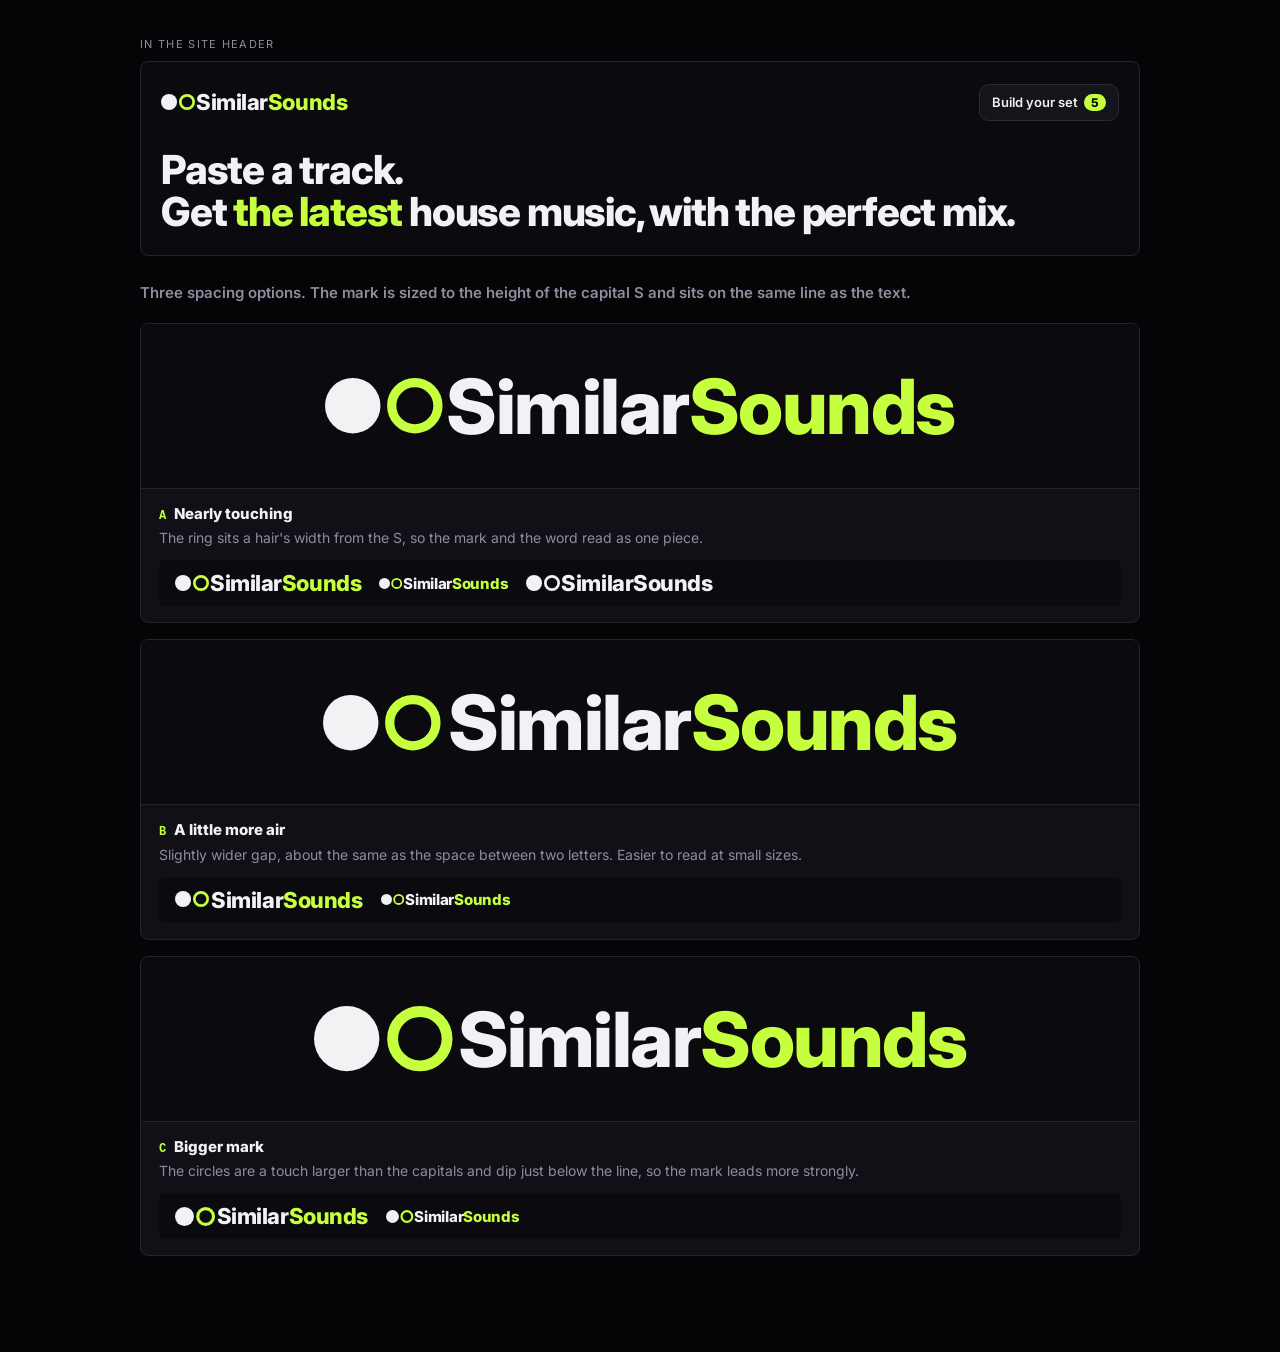
<file: brand/lockup.html>
<!doctype html>
<html lang="en">
<head>
<meta charset="utf-8">
<meta name="viewport" content="width=device-width, initial-scale=1">
<title>SimilarSounds lockup</title>
<link href="https://fonts.googleapis.com/css2?family=Inter:wght@400;600;800&display=swap" rel="stylesheet">
<style>
  :root { --white: #f2f2f5; --green: #c6ff3d; --ink: #0b0b0f; --muted: #8d8da0; --line: #23232e; }
  body { margin: 0; background: #050507; color: var(--white); font: 15px/1.5 Inter, system-ui, sans-serif; }
  .wrap { max-width: 1000px; margin: 0 auto; padding: 36px 16px 80px; }
  h1 { font-size: 15px; font-weight: 600; color: var(--muted); margin: 0 0 18px; }

  /* The lockup: Echo mark sized to the capital-S height, sitting on the baseline */
  .lockup { display: inline-block; font-weight: 800; letter-spacing: -0.02em; white-space: nowrap; line-height: 1; }
  /* height = capital-S height (Inter caps are ~0.73em); width keeps the mark's 89:42 shape */
  .lockup .mark { display: inline-block; height: 0.73em; width: 1.547em; vertical-align: baseline; overflow: visible; }
  .lockup b { color: var(--green); font-weight: 800; }
  .gap-a .mark { margin-right: 0.10em; }
  .gap-b .mark { margin-right: 0.045em; }
  .gap-c .mark { height: 0.86em; width: 1.823em; margin-right: 0.07em; vertical-align: -0.065em; }

  .opt { background: #101016; border: 1px solid var(--line); border-radius: 8px; margin-bottom: 16px; overflow: hidden; }
  .stage { background: var(--ink); padding: 44px 24px; display: grid; place-items: center; border-bottom: 1px solid var(--line); overflow: hidden; }
  .stage .lockup { font-size: clamp(34px, 9vw, 76px); }
  .meta { padding: 14px 18px 16px; }
  .meta .t { font-weight: 800; }
  .meta .t span { color: var(--green); font: 700 12px ui-monospace, monospace; margin-right: 8px; }
  .meta p { color: var(--muted); margin: 2px 0 12px; font-size: 14px; }
  .sizes { display: flex; flex-wrap: wrap; align-items: center; gap: 18px; background: var(--ink); border-radius: 6px; padding: 12px 16px; }
  .sizes .lockup.s1 { font-size: 22px; }
  .sizes .lockup.s2 { font-size: 15px; }
  .sizes .mono, .sizes .mono b { color: var(--white); }
  .sizes .mono .ring { stroke: var(--white); }

  /* Site-header preview */
  .header { background: var(--ink); border: 1px solid var(--line); border-radius: 8px; padding: 22px 20px; margin-bottom: 26px; }
  .header .bar { display: flex; justify-content: space-between; align-items: center; gap: 12px; flex-wrap: wrap; }
  .header .lockup { font-size: 22px; }
  .header .stats { color: var(--muted); font-size: 13px; }
  .header .btn { background: #14141b; border: 1px solid #2a2a36; border-radius: 10px; padding: 8px 12px; font-weight: 600; font-size: 13px; }
  .header .btn i { font-style: normal; background: var(--green); color: var(--ink); border-radius: 99px; padding: 1px 7px; margin-left: 6px; font-weight: 800; font-size: 12px; }
  .header h2 { font-size: clamp(26px, 5vw, 40px); line-height: 1.05; letter-spacing: -0.03em; margin: 28px 0 0; font-weight: 800; }
  .header h2 em { font-style: normal; color: var(--green); }
  .label { font-size: 11px; text-transform: uppercase; letter-spacing: .12em; color: var(--muted); margin: 0 0 8px; }
</style>
</head>
<body>
<div class="wrap">
  <!-- Echo mark cropped tight (viewBox 16 39 89 42): white dot + green ring, as in logo-02 -->

  <p class="label">In the site header</p>
  <div class="header">
    <div class="bar">
      <span class="lockup gap-b"><svg class="mark" viewBox="16 39 89 42"><circle cx="37" cy="60" r="21" fill="#f2f2f5"/><circle cx="84" cy="60" r="17.5" fill="none" stroke="#c6ff3d" stroke-width="7"/></svg>Similar<b>Sounds</b></span>
      <span class="btn">Build your set<i>5</i></span>
    </div>
    <h2>Paste a track.<br>Get <em>the latest</em> house music, with the perfect mix.</h2>
  </div>

  <h1>Three spacing options. The mark is sized to the height of the capital S and sits on the same line as the text.</h1>

  <section class="opt">
    <div class="stage"><span class="lockup gap-b"><svg class="mark" viewBox="16 39 89 42"><circle cx="37" cy="60" r="21" fill="#f2f2f5"/><circle cx="84" cy="60" r="17.5" fill="none" stroke="#c6ff3d" stroke-width="7"/></svg>Similar<b>Sounds</b></span></div>
    <div class="meta">
      <div class="t"><span>A</span>Nearly touching</div>
      <p>The ring sits a hair's width from the S, so the mark and the word read as one piece.</p>
      <div class="sizes">
        <span class="lockup gap-b s1"><svg class="mark" viewBox="16 39 89 42"><circle cx="37" cy="60" r="21" fill="#f2f2f5"/><circle cx="84" cy="60" r="17.5" fill="none" stroke="#c6ff3d" stroke-width="7"/></svg>Similar<b>Sounds</b></span>
        <span class="lockup gap-b s2"><svg class="mark" viewBox="16 39 89 42"><circle cx="37" cy="60" r="21" fill="#f2f2f5"/><circle cx="84" cy="60" r="17.5" fill="none" stroke="#c6ff3d" stroke-width="7"/></svg>Similar<b>Sounds</b></span>
        <span class="lockup gap-b s1 mono"><svg class="mark" viewBox="16 39 89 42"><circle cx="37" cy="60" r="21" fill="#f2f2f5"/><circle cx="84" cy="60" r="17.5" fill="none" stroke="#f2f2f5" stroke-width="7"/></svg>Similar<b>Sounds</b></span>
      </div>
    </div>
  </section>

  <section class="opt">
    <div class="stage"><span class="lockup gap-a"><svg class="mark" viewBox="16 39 89 42"><circle cx="37" cy="60" r="21" fill="#f2f2f5"/><circle cx="84" cy="60" r="17.5" fill="none" stroke="#c6ff3d" stroke-width="7"/></svg>Similar<b>Sounds</b></span></div>
    <div class="meta">
      <div class="t"><span>B</span>A little more air</div>
      <p>Slightly wider gap, about the same as the space between two letters. Easier to read at small sizes.</p>
      <div class="sizes">
        <span class="lockup gap-a s1"><svg class="mark" viewBox="16 39 89 42"><circle cx="37" cy="60" r="21" fill="#f2f2f5"/><circle cx="84" cy="60" r="17.5" fill="none" stroke="#c6ff3d" stroke-width="7"/></svg>Similar<b>Sounds</b></span>
        <span class="lockup gap-a s2"><svg class="mark" viewBox="16 39 89 42"><circle cx="37" cy="60" r="21" fill="#f2f2f5"/><circle cx="84" cy="60" r="17.5" fill="none" stroke="#c6ff3d" stroke-width="7"/></svg>Similar<b>Sounds</b></span>
      </div>
    </div>
  </section>

  <section class="opt">
    <div class="stage"><span class="lockup gap-c"><svg class="mark" viewBox="16 39 89 42"><circle cx="37" cy="60" r="21" fill="#f2f2f5"/><circle cx="84" cy="60" r="17.5" fill="none" stroke="#c6ff3d" stroke-width="7"/></svg>Similar<b>Sounds</b></span></div>
    <div class="meta">
      <div class="t"><span>C</span>Bigger mark</div>
      <p>The circles are a touch larger than the capitals and dip just below the line, so the mark leads more strongly.</p>
      <div class="sizes">
        <span class="lockup gap-c s1"><svg class="mark" viewBox="16 39 89 42"><circle cx="37" cy="60" r="21" fill="#f2f2f5"/><circle cx="84" cy="60" r="17.5" fill="none" stroke="#c6ff3d" stroke-width="7"/></svg>Similar<b>Sounds</b></span>
        <span class="lockup gap-c s2"><svg class="mark" viewBox="16 39 89 42"><circle cx="37" cy="60" r="21" fill="#f2f2f5"/><circle cx="84" cy="60" r="17.5" fill="none" stroke="#c6ff3d" stroke-width="7"/></svg>Similar<b>Sounds</b></span>
      </div>
    </div>
  </section>
</div>
</body>
</html>
</file>
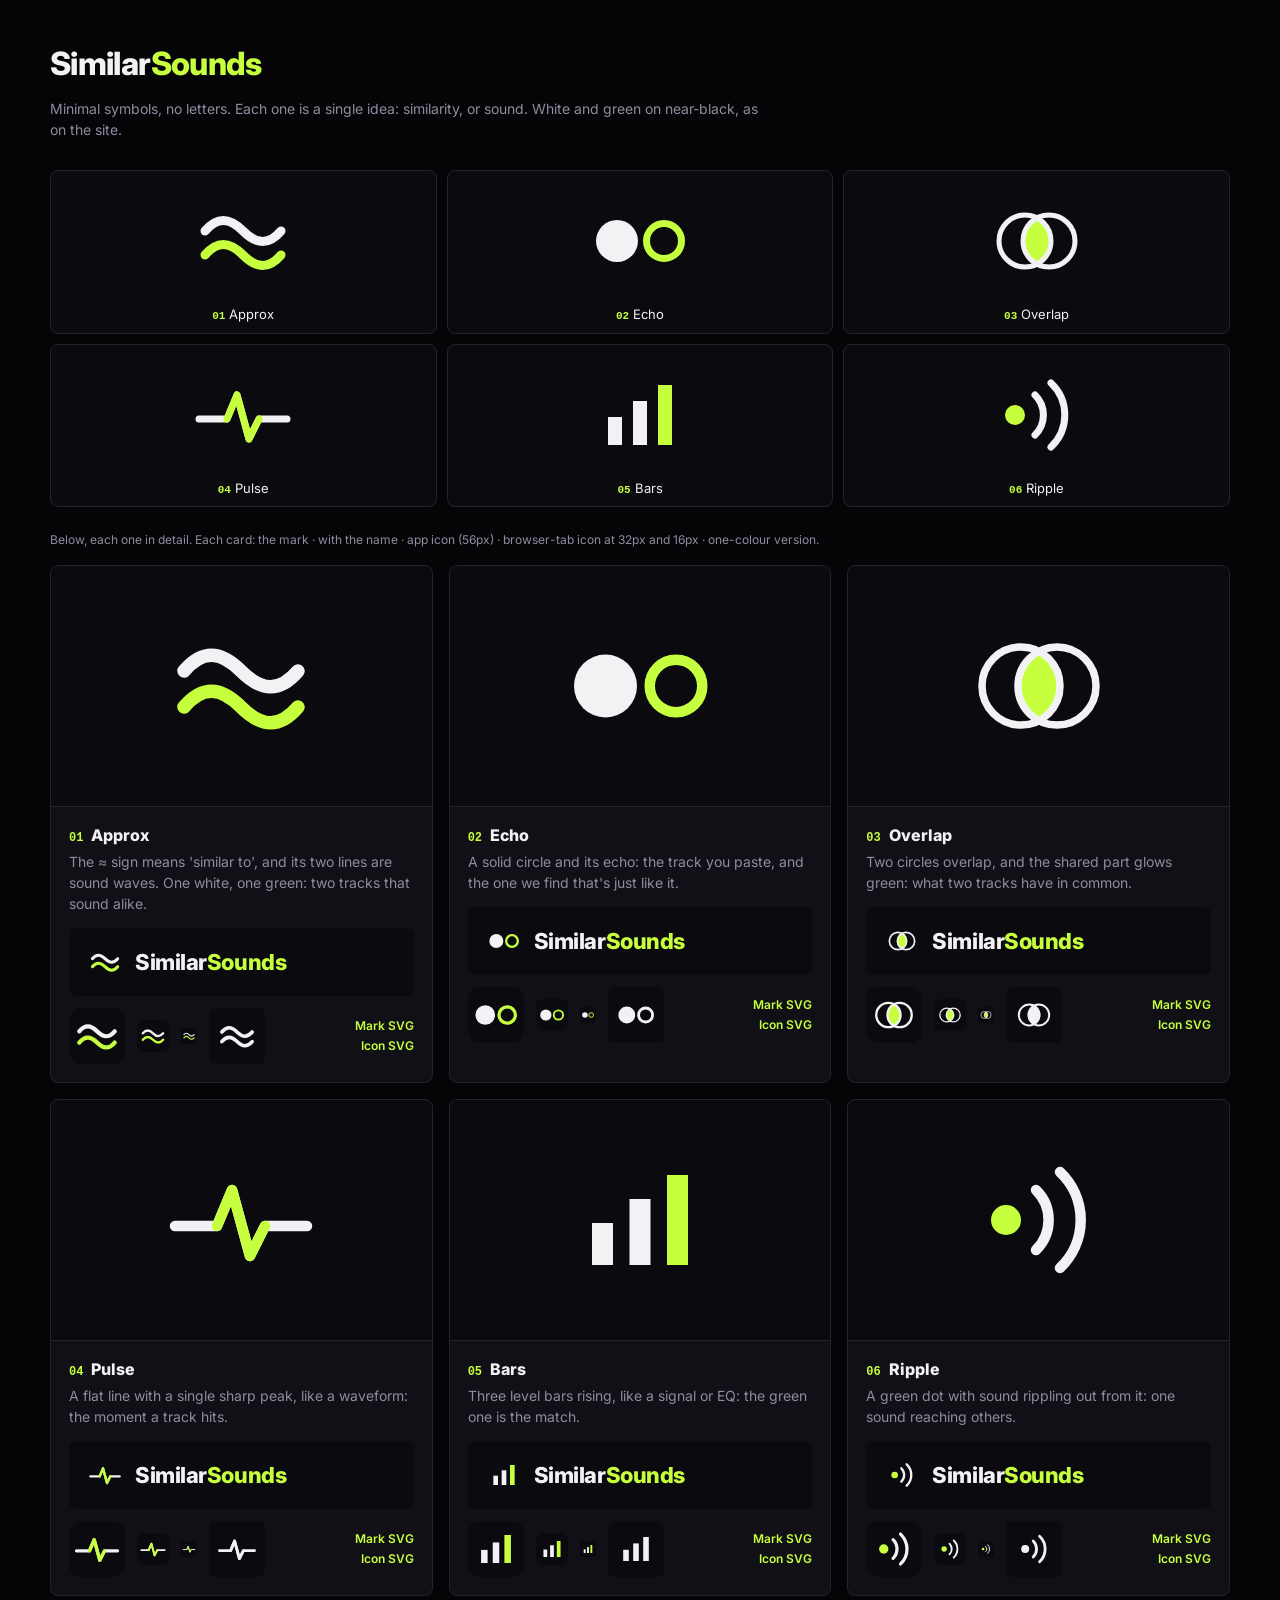
<file: brand/logos.html>
<!doctype html>
<html lang="en"><head><meta charset="utf-8"><meta name="viewport" content="width=device-width, initial-scale=1">
<title>SimilarSounds logos</title>
<link href="https://fonts.googleapis.com/css2?family=Inter:wght@400;600;800&display=swap" rel="stylesheet">
<style>
  body { margin:0; background:#050507; color:#f2f2f5; font:15px/1.5 Inter,system-ui,sans-serif; }
  .wrap { max-width:1180px; margin:0 auto; padding:40px 16px 80px; }
  h1 { margin:0; }
  .sub { color:#8d8da0; margin:10px 0 30px; max-width:720px; }
  .wm { font-weight:800; letter-spacing:-.02em; color:#f2f2f5; white-space:nowrap; }
  .wm b { color:#c6ff3d; font-weight:800; }
  .grid { display:grid; grid-template-columns:repeat(auto-fill,minmax(340px,1fr)); gap:16px; }
  .card { background:#101016; border:1px solid #23232e; border-radius:8px; overflow:hidden; }
  .hero { background:#0b0b0f; display:grid; place-items:center; height:240px; border-bottom:1px solid #23232e; }
  .hero svg { width:180px; height:180px; }
  .info { padding:16px 18px 18px; }
  .title { font-weight:800; font-size:16px; }
  .n { color:#c6ff3d; font:700 12px ui-monospace,monospace; margin-right:8px; }
  p { color:#8d8da0; margin:4px 0 14px; font-size:14px; }
  .lockup { display:flex; align-items:center; gap:10px; background:#0b0b0f; border-radius:6px; padding:14px 16px; }
  .lk svg { width:40px; height:40px; display:block; }
  .row { display:flex; align-items:center; gap:12px; margin-top:12px; }
  .icon svg { width:56px; height:56px; display:block; }
  .fav.f32 svg { width:32px; height:32px; display:block; }
  .fav.f16 svg { width:16px; height:16px; display:block; }
  .mono { background:#0b0b0f; border-radius:6px; padding:4px; }
  .mono svg { width:48px; height:48px; display:block; }
  .dl { margin-left:auto; display:flex; flex-direction:column; gap:2px; text-align:right; font-size:12px; }
  .dl a { color:#c6ff3d; font-weight:600; text-decoration:none; }
  .legend { color:#8d8da0; font-size:12px; margin:24px 0 16px; }
  .overview { display:grid; grid-template-columns:repeat(3,minmax(0,1fr)); gap:10px; }
  .thumb { background:#0b0b0f; border:1px solid #23232e; border-radius:8px; padding:10px 8px 8px; text-align:center;
            color:#f2f2f5; text-decoration:none; font-size:13px; }
  .thumb svg { width:100%; max-width:120px; height:auto; display:block; margin:0 auto 4px; }
  .thumb b { color:#c6ff3d; font-family:ui-monospace,monospace; font-size:11px; }
  .thumb:hover { border-color:#c6ff3d; }
</style></head>
<body><div class="wrap">
  <h1><span class="wm" style="font-size:32px">Similar<b>Sounds</b></span></h1>
  <p class="sub">Minimal symbols, no letters. Each one is a single idea: similarity, or sound. White and green on near-black, as on the site.</p>
  <div class="overview"><a class="thumb" href="#c01"><svg xmlns="http://www.w3.org/2000/svg" viewBox="0 0 120 120"><path d="M22 50 C34 36 46 36 60 50 S 86 64 98 50" fill="none" stroke="#f2f2f5" stroke-width="9" stroke-linecap="round"/><path d="M22 74 C34 60 46 60 60 74 S 86 88 98 74" fill="none" stroke="#c6ff3d" stroke-width="9" stroke-linecap="round"/></svg><span><b>01</b> Approx</span></a><a class="thumb" href="#c02"><svg xmlns="http://www.w3.org/2000/svg" viewBox="0 0 120 120"><circle cx="37" cy="60" r="21" fill="#f2f2f5"/><circle cx="84" cy="60" r="17.5" fill="none" stroke="#c6ff3d" stroke-width="7"/></svg><span><b>02</b> Echo</span></a><a class="thumb" href="#c03"><svg xmlns="http://www.w3.org/2000/svg" viewBox="0 0 120 120"><defs><clipPath id="ov"><circle cx="48" cy="60" r="26"/></clipPath></defs><circle cx="72" cy="60" r="26" fill="#c6ff3d" clip-path="url(#ov)"/><circle cx="48" cy="60" r="26" fill="none" stroke="#f2f2f5" stroke-width="5"/><circle cx="72" cy="60" r="26" fill="none" stroke="#f2f2f5" stroke-width="5"/></svg><span><b>03</b> Overlap</span></a><a class="thumb" href="#c04"><svg xmlns="http://www.w3.org/2000/svg" viewBox="0 0 120 120"><path d="M16 64 L44 64 L54 40 L66 84 L76 64 L104 64" fill="none" stroke="#f2f2f5" stroke-width="7" stroke-linejoin="round" stroke-linecap="round"/><path d="M44 64 L54 40 L66 84 L76 64" fill="none" stroke="#c6ff3d" stroke-width="7" stroke-linejoin="round" stroke-linecap="round"/></svg><span><b>04</b> Pulse</span></a><a class="thumb" href="#c05"><svg xmlns="http://www.w3.org/2000/svg" viewBox="0 0 120 120"><rect x="28" y="62" width="14" height="28" fill="#f2f2f5"/><rect x="53" y="46" width="14" height="44" fill="#f2f2f5"/><rect x="78" y="30" width="14" height="60" fill="#c6ff3d"/></svg><span><b>05</b> Bars</span></a><a class="thumb" href="#c06"><svg xmlns="http://www.w3.org/2000/svg" viewBox="0 0 120 120"><circle cx="38" cy="60" r="10" fill="#c6ff3d"/><path d="M58 40 A28 28 0 0 1 58 80" fill="none" stroke="#f2f2f5" stroke-width="7" stroke-linecap="round"/><path d="M74 28 A44 44 0 0 1 74 92" fill="none" stroke="#f2f2f5" stroke-width="7" stroke-linecap="round"/></svg><span><b>06</b> Ripple</span></a></div>
  <p class="legend">Below, each one in detail. Each card: the mark &middot; with the name &middot; app icon (56px) &middot; browser-tab icon at 32px and 16px &middot; one-colour version.</p>
  <div class="grid">
    <article class="card" id="c01">
      <div class="hero"><svg xmlns="http://www.w3.org/2000/svg" viewBox="0 0 120 120"><path d="M22 50 C34 36 46 36 60 50 S 86 64 98 50" fill="none" stroke="#f2f2f5" stroke-width="9" stroke-linecap="round"/><path d="M22 74 C34 60 46 60 60 74 S 86 88 98 74" fill="none" stroke="#c6ff3d" stroke-width="9" stroke-linecap="round"/></svg></div>
      <div class="info">
        <div class="title"><span class="n">01</span>Approx</div>
        <p>The ≈ sign means 'similar to', and its two lines are sound waves. One white, one green: two tracks that sound alike.</p>
        <div class="lockup"><div class="lk"><svg xmlns="http://www.w3.org/2000/svg" viewBox="0 0 120 120"><path d="M22 50 C34 36 46 36 60 50 S 86 64 98 50" fill="none" stroke="#f2f2f5" stroke-width="9" stroke-linecap="round"/><path d="M22 74 C34 60 46 60 60 74 S 86 88 98 74" fill="none" stroke="#c6ff3d" stroke-width="9" stroke-linecap="round"/></svg></div><span class="wm" style="font-size:22px">Similar<b>Sounds</b></span></div>
        <div class="row">
          <div class="icon"><svg xmlns="http://www.w3.org/2000/svg" viewBox="0 0 120 120"><rect width="120" height="120" rx="26" fill="#0b0b0f"/><path d="M22 50 C34 36 46 36 60 50 S 86 64 98 50" fill="none" stroke="#f2f2f5" stroke-width="9" stroke-linecap="round"/><path d="M22 74 C34 60 46 60 60 74 S 86 88 98 74" fill="none" stroke="#c6ff3d" stroke-width="9" stroke-linecap="round"/></svg></div>
          <div class="fav f32"><svg xmlns="http://www.w3.org/2000/svg" viewBox="0 0 120 120"><rect width="120" height="120" rx="26" fill="#0b0b0f"/><path d="M22 50 C34 36 46 36 60 50 S 86 64 98 50" fill="none" stroke="#f2f2f5" stroke-width="9" stroke-linecap="round"/><path d="M22 74 C34 60 46 60 60 74 S 86 88 98 74" fill="none" stroke="#c6ff3d" stroke-width="9" stroke-linecap="round"/></svg></div>
          <div class="fav f16"><svg xmlns="http://www.w3.org/2000/svg" viewBox="0 0 120 120"><rect width="120" height="120" rx="26" fill="#0b0b0f"/><path d="M22 50 C34 36 46 36 60 50 S 86 64 98 50" fill="none" stroke="#f2f2f5" stroke-width="9" stroke-linecap="round"/><path d="M22 74 C34 60 46 60 60 74 S 86 88 98 74" fill="none" stroke="#c6ff3d" stroke-width="9" stroke-linecap="round"/></svg></div>
          <div class="mono"><svg xmlns="http://www.w3.org/2000/svg" viewBox="0 0 120 120"><path d="M22 50 C34 36 46 36 60 50 S 86 64 98 50" fill="none" stroke="#f2f2f5" stroke-width="9" stroke-linecap="round"/><path d="M22 74 C34 60 46 60 60 74 S 86 88 98 74" fill="none" stroke="#f2f2f5" stroke-width="9" stroke-linecap="round"/></svg></div>
          <div class="dl"><a href="logo-01.svg" download>Mark SVG</a><a href="logo-01-icon.svg" download>Icon SVG</a></div>
        </div>
      </div>
    </article>
    <article class="card" id="c02">
      <div class="hero"><svg xmlns="http://www.w3.org/2000/svg" viewBox="0 0 120 120"><circle cx="37" cy="60" r="21" fill="#f2f2f5"/><circle cx="84" cy="60" r="17.5" fill="none" stroke="#c6ff3d" stroke-width="7"/></svg></div>
      <div class="info">
        <div class="title"><span class="n">02</span>Echo</div>
        <p>A solid circle and its echo: the track you paste, and the one we find that's just like it.</p>
        <div class="lockup"><div class="lk"><svg xmlns="http://www.w3.org/2000/svg" viewBox="0 0 120 120"><circle cx="37" cy="60" r="21" fill="#f2f2f5"/><circle cx="84" cy="60" r="17.5" fill="none" stroke="#c6ff3d" stroke-width="7"/></svg></div><span class="wm" style="font-size:22px">Similar<b>Sounds</b></span></div>
        <div class="row">
          <div class="icon"><svg xmlns="http://www.w3.org/2000/svg" viewBox="0 0 120 120"><rect width="120" height="120" rx="26" fill="#0b0b0f"/><circle cx="37" cy="60" r="21" fill="#f2f2f5"/><circle cx="84" cy="60" r="17.5" fill="none" stroke="#c6ff3d" stroke-width="7"/></svg></div>
          <div class="fav f32"><svg xmlns="http://www.w3.org/2000/svg" viewBox="0 0 120 120"><rect width="120" height="120" rx="26" fill="#0b0b0f"/><circle cx="37" cy="60" r="21" fill="#f2f2f5"/><circle cx="84" cy="60" r="17.5" fill="none" stroke="#c6ff3d" stroke-width="7"/></svg></div>
          <div class="fav f16"><svg xmlns="http://www.w3.org/2000/svg" viewBox="0 0 120 120"><rect width="120" height="120" rx="26" fill="#0b0b0f"/><circle cx="37" cy="60" r="21" fill="#f2f2f5"/><circle cx="84" cy="60" r="17.5" fill="none" stroke="#c6ff3d" stroke-width="7"/></svg></div>
          <div class="mono"><svg xmlns="http://www.w3.org/2000/svg" viewBox="0 0 120 120"><circle cx="37" cy="60" r="21" fill="#f2f2f5"/><circle cx="84" cy="60" r="17.5" fill="none" stroke="#f2f2f5" stroke-width="7"/></svg></div>
          <div class="dl"><a href="logo-02.svg" download>Mark SVG</a><a href="logo-02-icon.svg" download>Icon SVG</a></div>
        </div>
      </div>
    </article>
    <article class="card" id="c03">
      <div class="hero"><svg xmlns="http://www.w3.org/2000/svg" viewBox="0 0 120 120"><defs><clipPath id="ov"><circle cx="48" cy="60" r="26"/></clipPath></defs><circle cx="72" cy="60" r="26" fill="#c6ff3d" clip-path="url(#ov)"/><circle cx="48" cy="60" r="26" fill="none" stroke="#f2f2f5" stroke-width="5"/><circle cx="72" cy="60" r="26" fill="none" stroke="#f2f2f5" stroke-width="5"/></svg></div>
      <div class="info">
        <div class="title"><span class="n">03</span>Overlap</div>
        <p>Two circles overlap, and the shared part glows green: what two tracks have in common.</p>
        <div class="lockup"><div class="lk"><svg xmlns="http://www.w3.org/2000/svg" viewBox="0 0 120 120"><defs><clipPath id="ov"><circle cx="48" cy="60" r="26"/></clipPath></defs><circle cx="72" cy="60" r="26" fill="#c6ff3d" clip-path="url(#ov)"/><circle cx="48" cy="60" r="26" fill="none" stroke="#f2f2f5" stroke-width="5"/><circle cx="72" cy="60" r="26" fill="none" stroke="#f2f2f5" stroke-width="5"/></svg></div><span class="wm" style="font-size:22px">Similar<b>Sounds</b></span></div>
        <div class="row">
          <div class="icon"><svg xmlns="http://www.w3.org/2000/svg" viewBox="0 0 120 120"><rect width="120" height="120" rx="26" fill="#0b0b0f"/><defs><clipPath id="ov"><circle cx="48" cy="60" r="26"/></clipPath></defs><circle cx="72" cy="60" r="26" fill="#c6ff3d" clip-path="url(#ov)"/><circle cx="48" cy="60" r="26" fill="none" stroke="#f2f2f5" stroke-width="5"/><circle cx="72" cy="60" r="26" fill="none" stroke="#f2f2f5" stroke-width="5"/></svg></div>
          <div class="fav f32"><svg xmlns="http://www.w3.org/2000/svg" viewBox="0 0 120 120"><rect width="120" height="120" rx="26" fill="#0b0b0f"/><defs><clipPath id="ov"><circle cx="48" cy="60" r="26"/></clipPath></defs><circle cx="72" cy="60" r="26" fill="#c6ff3d" clip-path="url(#ov)"/><circle cx="48" cy="60" r="26" fill="none" stroke="#f2f2f5" stroke-width="5"/><circle cx="72" cy="60" r="26" fill="none" stroke="#f2f2f5" stroke-width="5"/></svg></div>
          <div class="fav f16"><svg xmlns="http://www.w3.org/2000/svg" viewBox="0 0 120 120"><rect width="120" height="120" rx="26" fill="#0b0b0f"/><defs><clipPath id="ov"><circle cx="48" cy="60" r="26"/></clipPath></defs><circle cx="72" cy="60" r="26" fill="#c6ff3d" clip-path="url(#ov)"/><circle cx="48" cy="60" r="26" fill="none" stroke="#f2f2f5" stroke-width="5"/><circle cx="72" cy="60" r="26" fill="none" stroke="#f2f2f5" stroke-width="5"/></svg></div>
          <div class="mono"><svg xmlns="http://www.w3.org/2000/svg" viewBox="0 0 120 120"><defs><clipPath id="ov"><circle cx="48" cy="60" r="26"/></clipPath></defs><circle cx="72" cy="60" r="26" fill="#f2f2f5" clip-path="url(#ov)"/><circle cx="48" cy="60" r="26" fill="none" stroke="#f2f2f5" stroke-width="5"/><circle cx="72" cy="60" r="26" fill="none" stroke="#f2f2f5" stroke-width="5"/></svg></div>
          <div class="dl"><a href="logo-03.svg" download>Mark SVG</a><a href="logo-03-icon.svg" download>Icon SVG</a></div>
        </div>
      </div>
    </article>
    <article class="card" id="c04">
      <div class="hero"><svg xmlns="http://www.w3.org/2000/svg" viewBox="0 0 120 120"><path d="M16 64 L44 64 L54 40 L66 84 L76 64 L104 64" fill="none" stroke="#f2f2f5" stroke-width="7" stroke-linejoin="round" stroke-linecap="round"/><path d="M44 64 L54 40 L66 84 L76 64" fill="none" stroke="#c6ff3d" stroke-width="7" stroke-linejoin="round" stroke-linecap="round"/></svg></div>
      <div class="info">
        <div class="title"><span class="n">04</span>Pulse</div>
        <p>A flat line with a single sharp peak, like a waveform: the moment a track hits.</p>
        <div class="lockup"><div class="lk"><svg xmlns="http://www.w3.org/2000/svg" viewBox="0 0 120 120"><path d="M16 64 L44 64 L54 40 L66 84 L76 64 L104 64" fill="none" stroke="#f2f2f5" stroke-width="7" stroke-linejoin="round" stroke-linecap="round"/><path d="M44 64 L54 40 L66 84 L76 64" fill="none" stroke="#c6ff3d" stroke-width="7" stroke-linejoin="round" stroke-linecap="round"/></svg></div><span class="wm" style="font-size:22px">Similar<b>Sounds</b></span></div>
        <div class="row">
          <div class="icon"><svg xmlns="http://www.w3.org/2000/svg" viewBox="0 0 120 120"><rect width="120" height="120" rx="26" fill="#0b0b0f"/><path d="M16 64 L44 64 L54 40 L66 84 L76 64 L104 64" fill="none" stroke="#f2f2f5" stroke-width="7" stroke-linejoin="round" stroke-linecap="round"/><path d="M44 64 L54 40 L66 84 L76 64" fill="none" stroke="#c6ff3d" stroke-width="7" stroke-linejoin="round" stroke-linecap="round"/></svg></div>
          <div class="fav f32"><svg xmlns="http://www.w3.org/2000/svg" viewBox="0 0 120 120"><rect width="120" height="120" rx="26" fill="#0b0b0f"/><path d="M16 64 L44 64 L54 40 L66 84 L76 64 L104 64" fill="none" stroke="#f2f2f5" stroke-width="7" stroke-linejoin="round" stroke-linecap="round"/><path d="M44 64 L54 40 L66 84 L76 64" fill="none" stroke="#c6ff3d" stroke-width="7" stroke-linejoin="round" stroke-linecap="round"/></svg></div>
          <div class="fav f16"><svg xmlns="http://www.w3.org/2000/svg" viewBox="0 0 120 120"><rect width="120" height="120" rx="26" fill="#0b0b0f"/><path d="M16 64 L44 64 L54 40 L66 84 L76 64 L104 64" fill="none" stroke="#f2f2f5" stroke-width="7" stroke-linejoin="round" stroke-linecap="round"/><path d="M44 64 L54 40 L66 84 L76 64" fill="none" stroke="#c6ff3d" stroke-width="7" stroke-linejoin="round" stroke-linecap="round"/></svg></div>
          <div class="mono"><svg xmlns="http://www.w3.org/2000/svg" viewBox="0 0 120 120"><path d="M16 64 L44 64 L54 40 L66 84 L76 64 L104 64" fill="none" stroke="#f2f2f5" stroke-width="7" stroke-linejoin="round" stroke-linecap="round"/><path d="M44 64 L54 40 L66 84 L76 64" fill="none" stroke="#f2f2f5" stroke-width="7" stroke-linejoin="round" stroke-linecap="round"/></svg></div>
          <div class="dl"><a href="logo-04.svg" download>Mark SVG</a><a href="logo-04-icon.svg" download>Icon SVG</a></div>
        </div>
      </div>
    </article>
    <article class="card" id="c05">
      <div class="hero"><svg xmlns="http://www.w3.org/2000/svg" viewBox="0 0 120 120"><rect x="28" y="62" width="14" height="28" fill="#f2f2f5"/><rect x="53" y="46" width="14" height="44" fill="#f2f2f5"/><rect x="78" y="30" width="14" height="60" fill="#c6ff3d"/></svg></div>
      <div class="info">
        <div class="title"><span class="n">05</span>Bars</div>
        <p>Three level bars rising, like a signal or EQ: the green one is the match.</p>
        <div class="lockup"><div class="lk"><svg xmlns="http://www.w3.org/2000/svg" viewBox="0 0 120 120"><rect x="28" y="62" width="14" height="28" fill="#f2f2f5"/><rect x="53" y="46" width="14" height="44" fill="#f2f2f5"/><rect x="78" y="30" width="14" height="60" fill="#c6ff3d"/></svg></div><span class="wm" style="font-size:22px">Similar<b>Sounds</b></span></div>
        <div class="row">
          <div class="icon"><svg xmlns="http://www.w3.org/2000/svg" viewBox="0 0 120 120"><rect width="120" height="120" rx="26" fill="#0b0b0f"/><rect x="28" y="62" width="14" height="28" fill="#f2f2f5"/><rect x="53" y="46" width="14" height="44" fill="#f2f2f5"/><rect x="78" y="30" width="14" height="60" fill="#c6ff3d"/></svg></div>
          <div class="fav f32"><svg xmlns="http://www.w3.org/2000/svg" viewBox="0 0 120 120"><rect width="120" height="120" rx="26" fill="#0b0b0f"/><rect x="28" y="62" width="14" height="28" fill="#f2f2f5"/><rect x="53" y="46" width="14" height="44" fill="#f2f2f5"/><rect x="78" y="30" width="14" height="60" fill="#c6ff3d"/></svg></div>
          <div class="fav f16"><svg xmlns="http://www.w3.org/2000/svg" viewBox="0 0 120 120"><rect width="120" height="120" rx="26" fill="#0b0b0f"/><rect x="28" y="62" width="14" height="28" fill="#f2f2f5"/><rect x="53" y="46" width="14" height="44" fill="#f2f2f5"/><rect x="78" y="30" width="14" height="60" fill="#c6ff3d"/></svg></div>
          <div class="mono"><svg xmlns="http://www.w3.org/2000/svg" viewBox="0 0 120 120"><rect x="28" y="62" width="14" height="28" fill="#f2f2f5"/><rect x="53" y="46" width="14" height="44" fill="#f2f2f5"/><rect x="78" y="30" width="14" height="60" fill="#f2f2f5"/></svg></div>
          <div class="dl"><a href="logo-05.svg" download>Mark SVG</a><a href="logo-05-icon.svg" download>Icon SVG</a></div>
        </div>
      </div>
    </article>
    <article class="card" id="c06">
      <div class="hero"><svg xmlns="http://www.w3.org/2000/svg" viewBox="0 0 120 120"><circle cx="38" cy="60" r="10" fill="#c6ff3d"/><path d="M58 40 A28 28 0 0 1 58 80" fill="none" stroke="#f2f2f5" stroke-width="7" stroke-linecap="round"/><path d="M74 28 A44 44 0 0 1 74 92" fill="none" stroke="#f2f2f5" stroke-width="7" stroke-linecap="round"/></svg></div>
      <div class="info">
        <div class="title"><span class="n">06</span>Ripple</div>
        <p>A green dot with sound rippling out from it: one sound reaching others.</p>
        <div class="lockup"><div class="lk"><svg xmlns="http://www.w3.org/2000/svg" viewBox="0 0 120 120"><circle cx="38" cy="60" r="10" fill="#c6ff3d"/><path d="M58 40 A28 28 0 0 1 58 80" fill="none" stroke="#f2f2f5" stroke-width="7" stroke-linecap="round"/><path d="M74 28 A44 44 0 0 1 74 92" fill="none" stroke="#f2f2f5" stroke-width="7" stroke-linecap="round"/></svg></div><span class="wm" style="font-size:22px">Similar<b>Sounds</b></span></div>
        <div class="row">
          <div class="icon"><svg xmlns="http://www.w3.org/2000/svg" viewBox="0 0 120 120"><rect width="120" height="120" rx="26" fill="#0b0b0f"/><circle cx="38" cy="60" r="10" fill="#c6ff3d"/><path d="M58 40 A28 28 0 0 1 58 80" fill="none" stroke="#f2f2f5" stroke-width="7" stroke-linecap="round"/><path d="M74 28 A44 44 0 0 1 74 92" fill="none" stroke="#f2f2f5" stroke-width="7" stroke-linecap="round"/></svg></div>
          <div class="fav f32"><svg xmlns="http://www.w3.org/2000/svg" viewBox="0 0 120 120"><rect width="120" height="120" rx="26" fill="#0b0b0f"/><circle cx="38" cy="60" r="10" fill="#c6ff3d"/><path d="M58 40 A28 28 0 0 1 58 80" fill="none" stroke="#f2f2f5" stroke-width="7" stroke-linecap="round"/><path d="M74 28 A44 44 0 0 1 74 92" fill="none" stroke="#f2f2f5" stroke-width="7" stroke-linecap="round"/></svg></div>
          <div class="fav f16"><svg xmlns="http://www.w3.org/2000/svg" viewBox="0 0 120 120"><rect width="120" height="120" rx="26" fill="#0b0b0f"/><circle cx="38" cy="60" r="10" fill="#c6ff3d"/><path d="M58 40 A28 28 0 0 1 58 80" fill="none" stroke="#f2f2f5" stroke-width="7" stroke-linecap="round"/><path d="M74 28 A44 44 0 0 1 74 92" fill="none" stroke="#f2f2f5" stroke-width="7" stroke-linecap="round"/></svg></div>
          <div class="mono"><svg xmlns="http://www.w3.org/2000/svg" viewBox="0 0 120 120"><circle cx="38" cy="60" r="10" fill="#f2f2f5"/><path d="M58 40 A28 28 0 0 1 58 80" fill="none" stroke="#f2f2f5" stroke-width="7" stroke-linecap="round"/><path d="M74 28 A44 44 0 0 1 74 92" fill="none" stroke="#f2f2f5" stroke-width="7" stroke-linecap="round"/></svg></div>
          <div class="dl"><a href="logo-06.svg" download>Mark SVG</a><a href="logo-06-icon.svg" download>Icon SVG</a></div>
        </div>
      </div>
    </article>
  </div>
</div></body></html>
</file>
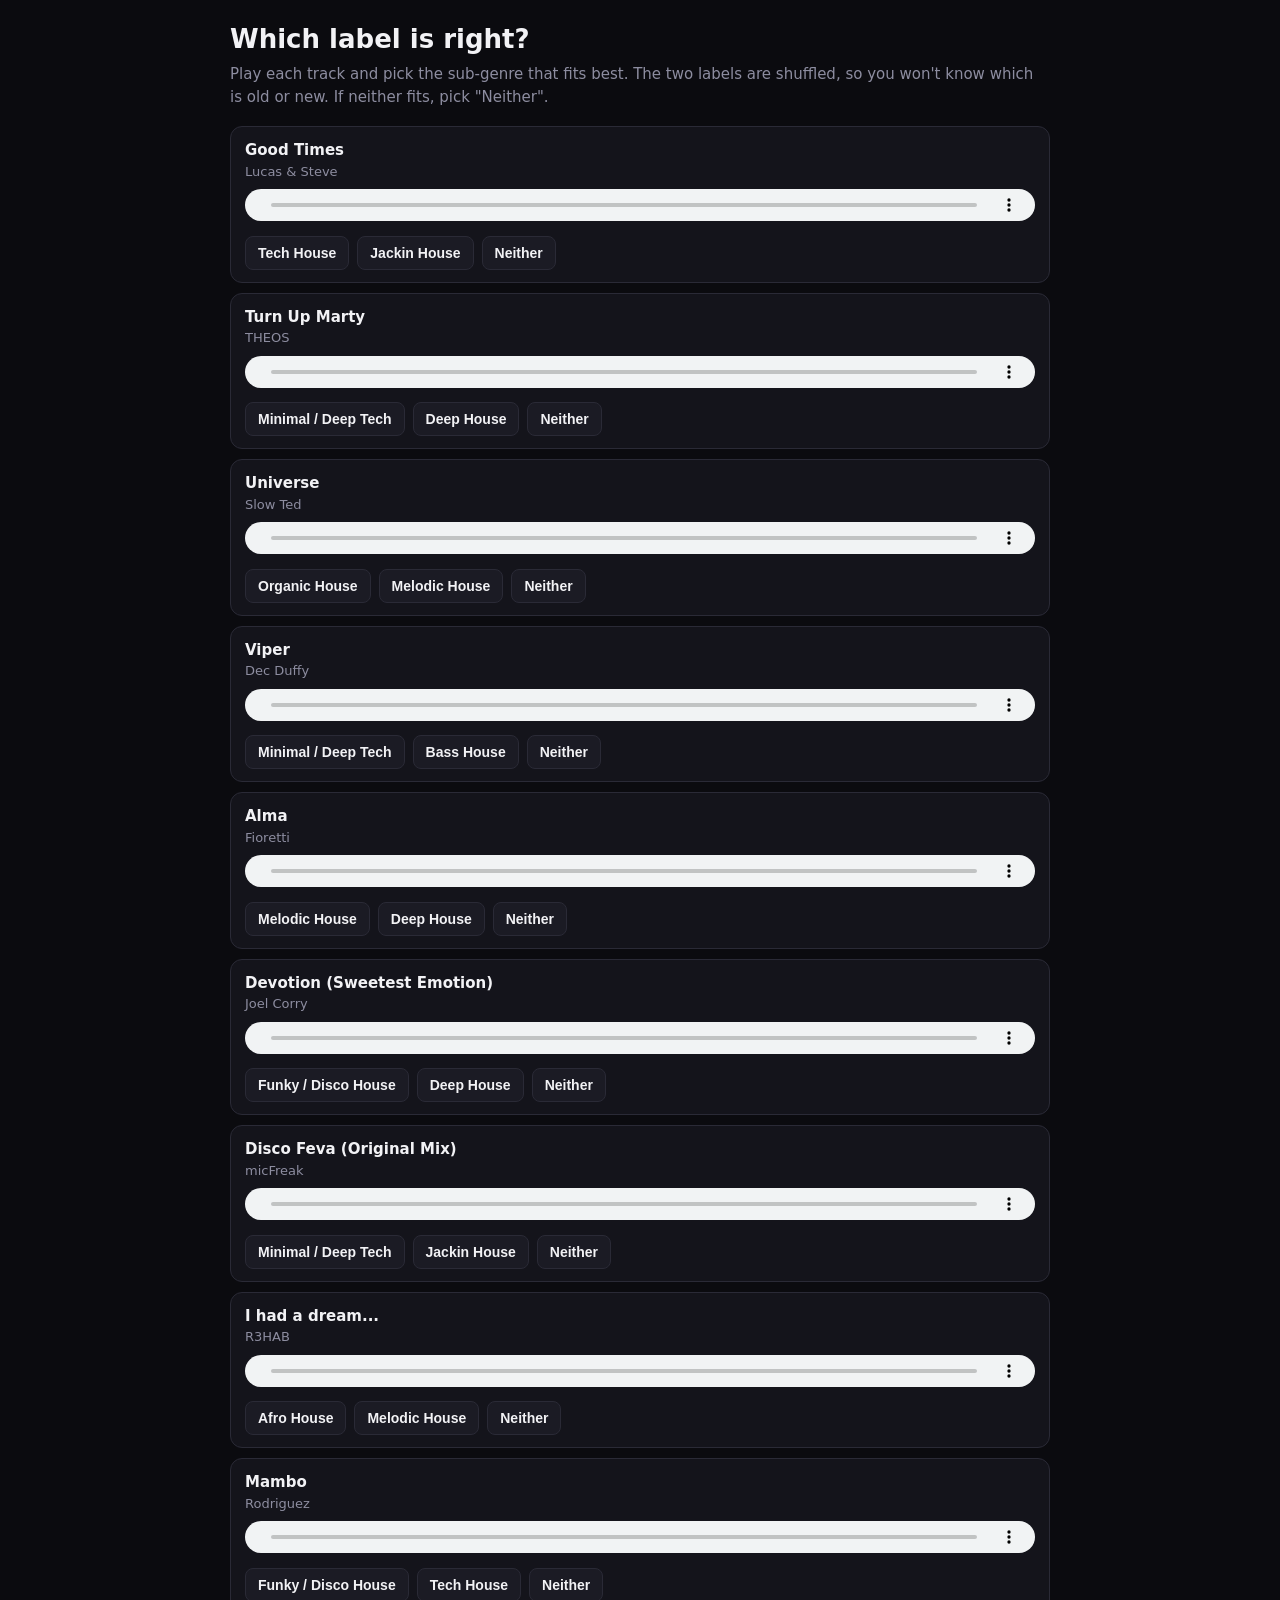
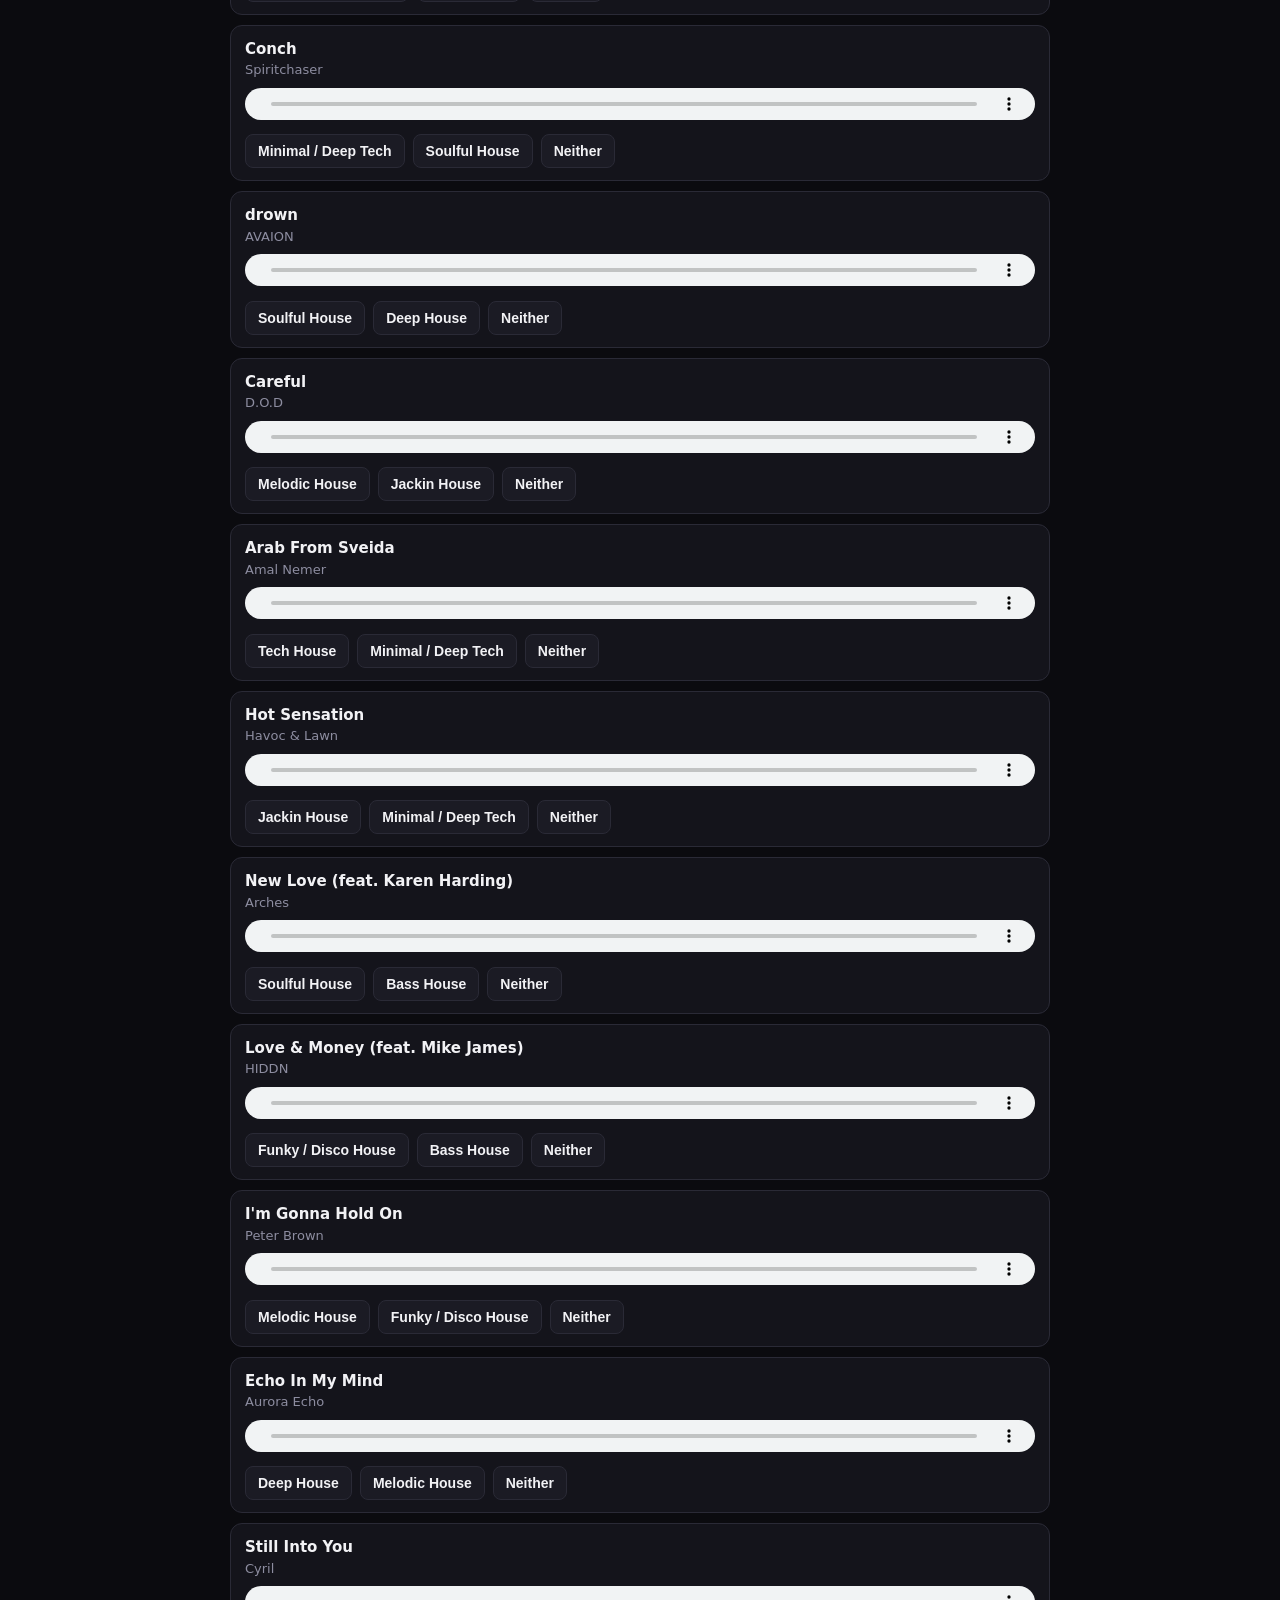
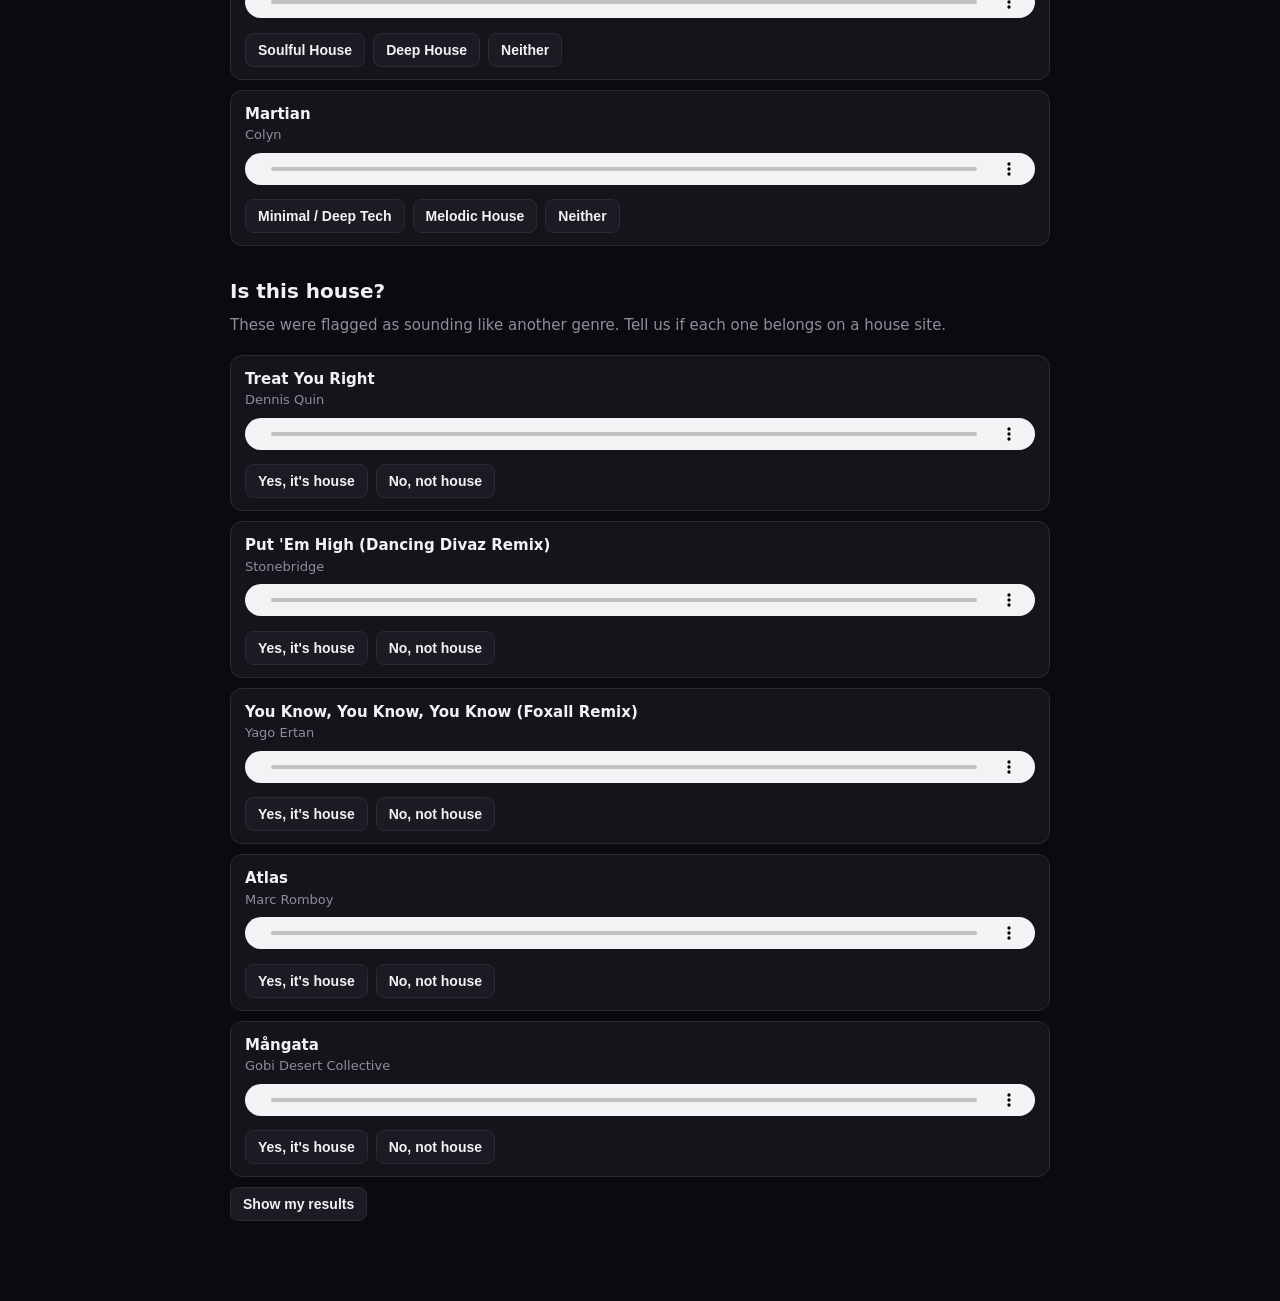
<file: eval/labels.html>
<!doctype html><html lang="en-GB"><head><meta charset="utf-8"><meta name="viewport" content="width=device-width, initial-scale=1">
<title>Label Check</title>
<style>
:root{--bg:#0b0b0f;--panel:#14141b;--line:#2a2a36;--text:#f2f2f5;--muted:#8d8da0;--accent:#c6ff3d}
body{margin:0;background:var(--bg);color:var(--text);font:15px/1.5 Inter,system-ui,sans-serif}.wrap{max-width:820px;margin:0 auto;padding:20px 16px 80px}
h1{margin:0 0 4px;font-size:26px}h2{margin:30px 0 8px;font-size:20px}p.lead{color:var(--muted);margin:0 0 18px}
.item{background:var(--panel);border:1px solid var(--line);border-radius:12px;padding:12px 14px;margin-bottom:10px}
.t{font-weight:700}.a{color:var(--muted);font-size:13px}audio{width:100%;height:32px;margin:8px 0}
.pick{display:flex;flex-wrap:wrap;gap:8px}button{background:#1b1b24;color:var(--text);border:1px solid var(--line);border-radius:8px;padding:8px 12px;font:600 14px Inter,sans-serif;cursor:pointer}
button.on{background:var(--accent);color:#0b0b0f;border-color:var(--accent)}#res{white-space:pre-wrap;background:var(--panel);border:1px solid var(--line);border-radius:12px;padding:14px}
</style></head><body><div class="wrap">
<h1>Which label is right?</h1>
<p class="lead">Play each track and pick the sub-genre that fits best. The two labels are shuffled, so you won't know which is old or new. If neither fits, pick "Neither".</p>
<div id="labels"></div>
<h2>Is this house?</h2>
<p class="lead">These were flagged as sounding like another genre. Tell us if each one belongs on a house site.</p>
<div id="flags"></div>
<button id="done">Show my results</button><p id="res" hidden></p></div>
<script>
(async () => {
  const D = await (await fetch("labelcheck.json")).json();
  const P = JSON.parse(localStorage.getItem("ss_labels") || "{}");
  const esc = s => String(s).replace(/[&<>"]/g, c => ({"&":"&amp;","<":"&lt;",">":"&gt;",'"':"&quot;"}[c]));
  const item = (o, key, opts) => `<div class="item"><div class="t">${esc(o.title)}</div><div class="a">${esc(o.artist)}</div>
    <audio controls preload="none" src="cache/${o.deezer_id}.mp3"></audio>
    <div class="pick">${opts.map(([v, label]) => `<button data-k="${key}" data-v="${v}" class="${P[key] === v ? "on" : ""}">${esc(label)}</button>`).join("")}</div></div>`;
  document.getElementById("labels").innerHTML = D.labels.map((o, i) => item(o, "l" + i, [...o.opts, ["neither", "Neither"]])).join("");
  document.getElementById("flags").innerHTML = D.flags.map((o, i) => item(o, "f" + i, [["house", "Yes, it's house"], ["not", "No, not house"]])).join("");
  document.addEventListener("click", e => {
    const b = e.target.closest("button[data-k]"); if (!b) return;
    P[b.dataset.k] = b.dataset.v; localStorage.setItem("ss_labels", JSON.stringify(P));
    b.parentElement.querySelectorAll("button").forEach(x => x.classList.toggle("on", x === b));
  });
  document.addEventListener("play", e => document.querySelectorAll("audio").forEach(a => a !== e.target && a.pause()), true);
  document.getElementById("done").onclick = () => {
    const c = { old: 0, new: 0, neither: 0 }, f = { house: 0, not: 0 };
    D.labels.forEach((o, i) => { const v = P["l" + i]; if (v) c[v]++; });
    D.flags.forEach((o, i) => { const v = P["f" + i]; if (v) f[v]++; });
    const r = document.getElementById("res"); r.hidden = false;
    r.textContent = `Labels: old ${c.old} · new ${c.new} · neither ${c.neither}\nFlagged tracks: house ${f.house} · not house ${f.not}`;
  };
})();
</script></body></html>
</file>
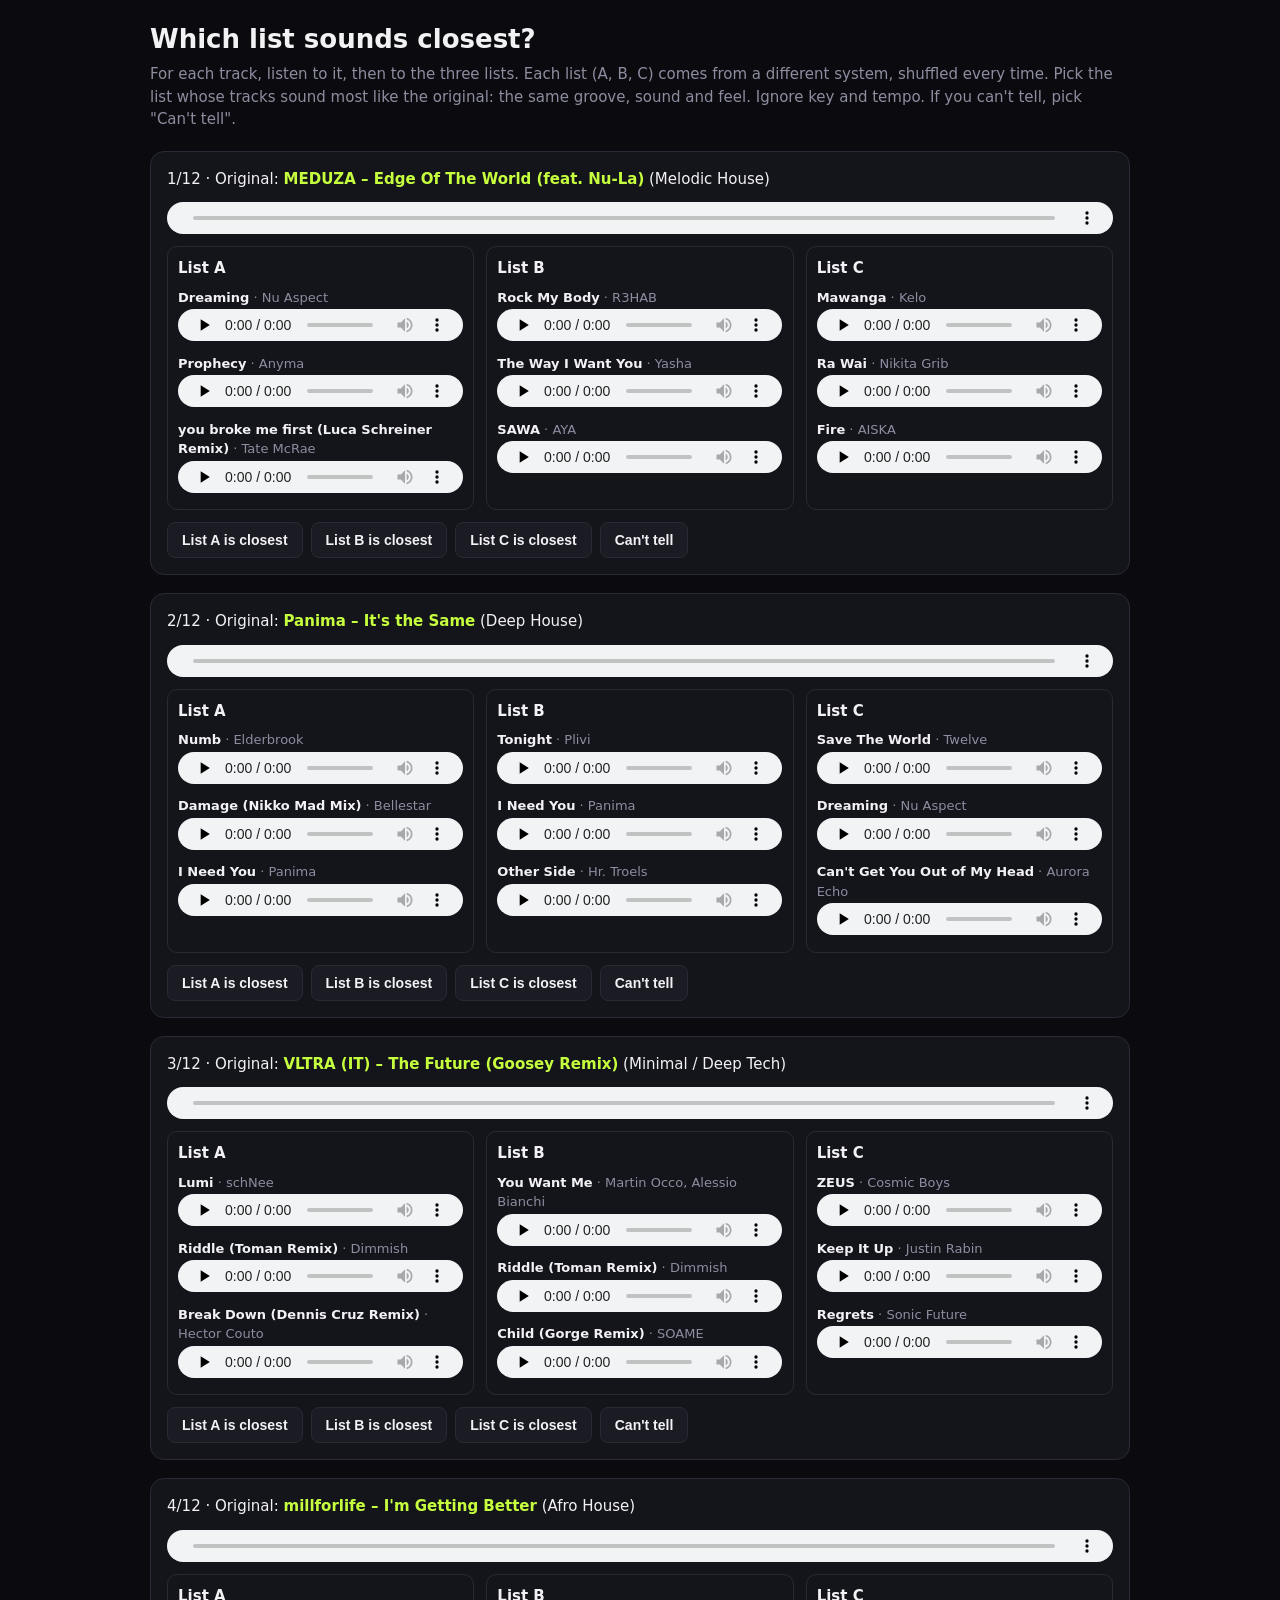
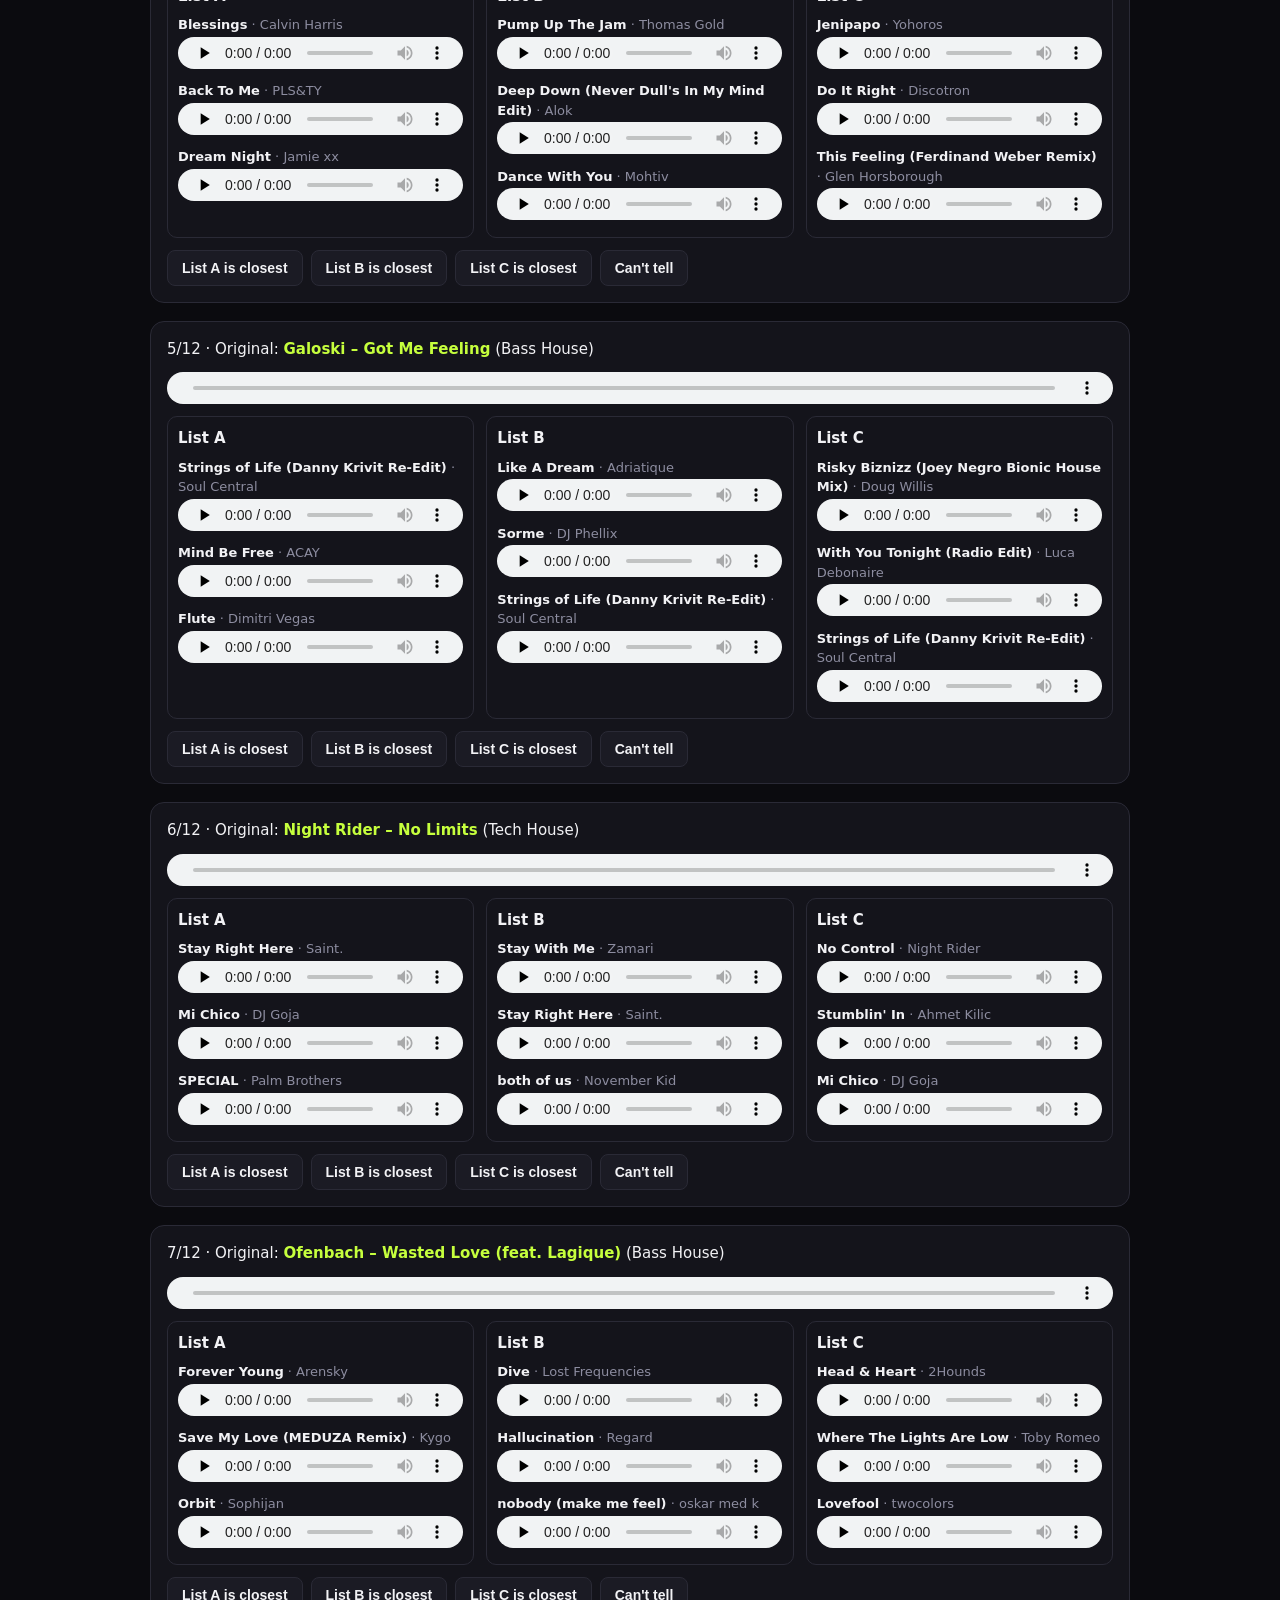
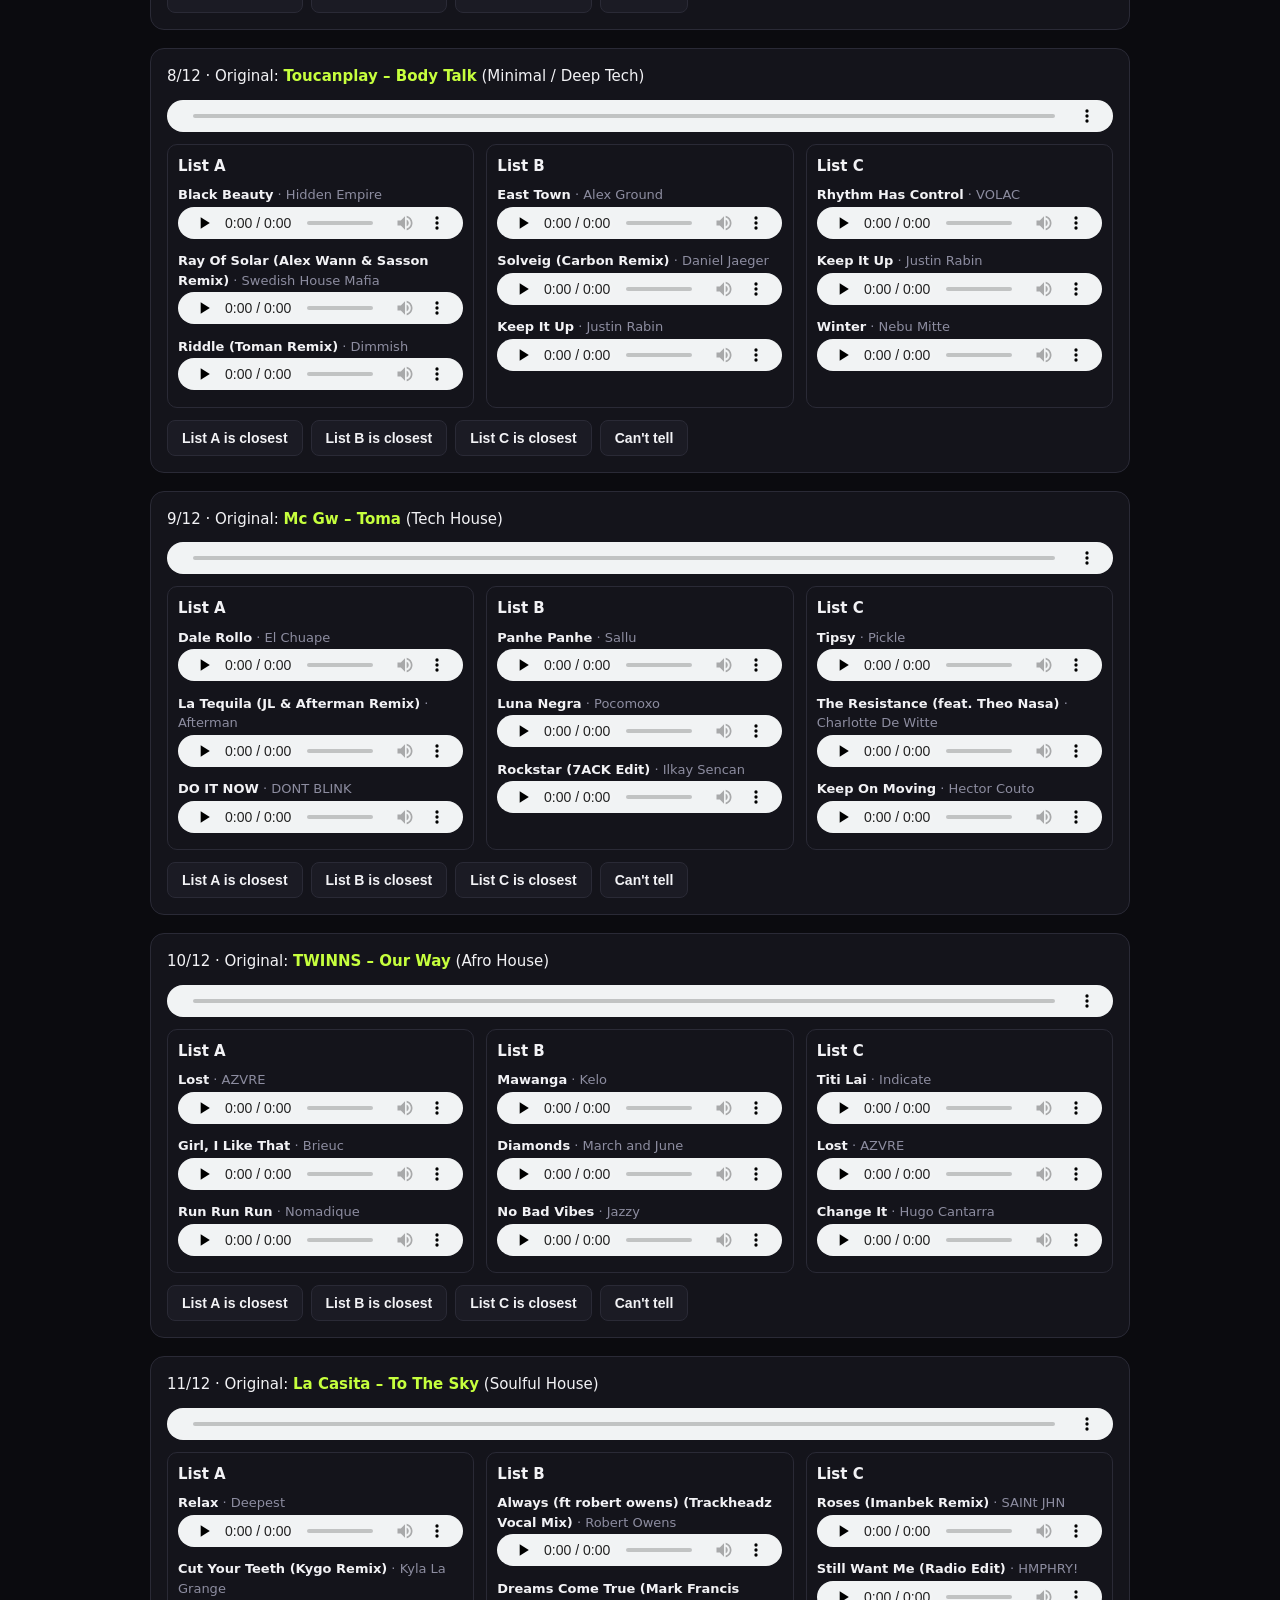
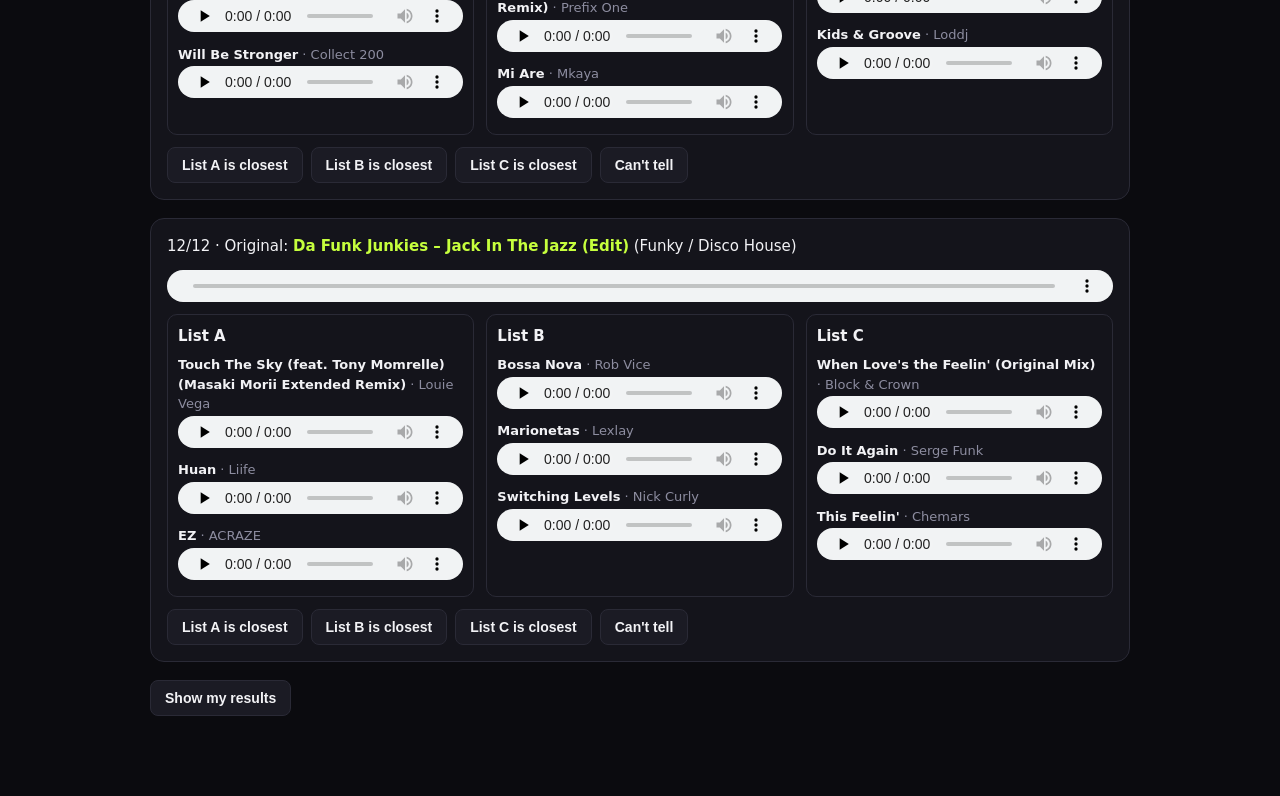
<file: eval/listen.html>
<!doctype html><html lang="en-GB"><head><meta charset="utf-8"><meta name="viewport" content="width=device-width, initial-scale=1">
<title>Sound Match Test</title>
<style>
:root{--bg:#0b0b0f;--panel:#14141b;--line:#2a2a36;--text:#f2f2f5;--muted:#8d8da0;--accent:#c6ff3d}
body{margin:0;background:var(--bg);color:var(--text);font:15px/1.5 Inter,system-ui,sans-serif}
.wrap{max-width:980px;margin:0 auto;padding:20px 16px 80px}h1{margin:0 0 4px;font-size:26px}p.lead{color:var(--muted);margin:0 0 20px}
.test{background:var(--panel);border:1px solid var(--line);border-radius:14px;padding:16px;margin-bottom:18px}
.seed{display:flex;gap:12px;align-items:center;flex-wrap:wrap;margin-bottom:12px}.seed b{color:var(--accent)}
.lists{display:grid;grid-template-columns:repeat(auto-fit,minmax(280px,1fr));gap:12px}
.list{border:1px solid var(--line);border-radius:10px;padding:10px}.list h3{margin:0 0 8px;font-size:15px}
.trk{font-size:13px;margin:6px 0 2px;color:var(--muted)}.trk b{color:var(--text)}audio{width:100%;height:32px}
.pick{display:flex;flex-wrap:wrap;gap:8px;margin-top:12px}button{background:#1b1b24;color:var(--text);border:1px solid var(--line);border-radius:8px;padding:9px 14px;font:600 14px Inter,sans-serif;cursor:pointer}
button.on{background:var(--accent);color:#0b0b0f;border-color:var(--accent)}#res{white-space:pre-wrap;background:var(--panel);border:1px solid var(--line);border-radius:12px;padding:14px}
</style></head><body><div class="wrap">
<h1>Which list sounds closest?</h1>
<p class="lead">For each track, listen to it, then to the three lists. Each list (A, B, C) comes from a different system, shuffled every time. Pick the list whose tracks sound most like the original: the same groove, sound and feel. Ignore key and tempo. If you can't tell, pick "Can't tell".</p>
<div id="tests"></div>
<button id="done">Show my results</button>
<p id="res" hidden></p></div>
<script>
(async () => {
  const T = await (await fetch("listen.json")).json();
  const picks = JSON.parse(localStorage.getItem("ss_listen") || "{}");
  const esc = s => String(s).replace(/[&<>"]/g, c => ({"&":"&amp;","<":"&lt;",">":"&gt;",'"':"&quot;"}[c]));
  const L = "ABC";
  document.getElementById("tests").innerHTML = T.map((t, i) => `<div class="test">
    <div class="seed"><span>${i + 1}/${T.length} · Original: <b>${esc(t.seed.artist)} – ${esc(t.seed.title)}</b> (${esc(t.seed.style)})</span>
      <audio controls preload="none" src="cache/${t.seed.deezer_id}.mp3"></audio></div>
    <div class="lists">${t.lists.map((l, j) => `<div class="list"><h3>List ${L[j]}</h3>${l.tracks.map(x => `
      <div class="trk"><b>${esc(x.title)}</b> · ${esc(x.artist)}</div><audio controls preload="none" src="cache/${x.deezer_id}.mp3"></audio>`).join("")}</div>`).join("")}</div>
    <div class="pick">${[...L, "?"].map(c => `<button data-t="${i}" data-c="${c}" class="${picks[i] === c ? "on" : ""}">${c === "?" ? "Can't tell" : "List " + c + " is closest"}</button>`).join("")}</div></div>`).join("");
  document.addEventListener("click", e => {
    const b = e.target.closest("button[data-t]"); if (!b) return;
    picks[b.dataset.t] = b.dataset.c; localStorage.setItem("ss_listen", JSON.stringify(picks));
    b.parentElement.querySelectorAll("button").forEach(x => x.classList.toggle("on", x === b));
  });
  // Only one preview plays at a time
  document.addEventListener("play", e => document.querySelectorAll("audio").forEach(a => a !== e.target && a.pause()), true);
  document.getElementById("done").onclick = () => {
    const tally = {}; let n = 0;
    T.forEach((t, i) => { const c = picks[i]; if (!c) return; n++; const k = c === "?" ? "can't tell" : t.lists[L.indexOf(c)].sys; tally[k] = (tally[k] || 0) + 1; });
    const r = document.getElementById("res"); r.hidden = false;
    r.textContent = `Answered ${n} of ${T.length}.\n` + Object.entries(tally).sort((a, b) => b[1] - a[1]).map(([k, v]) => `${k}: ${v}`).join("\n");
  };
})();
</script></body></html>
</file>
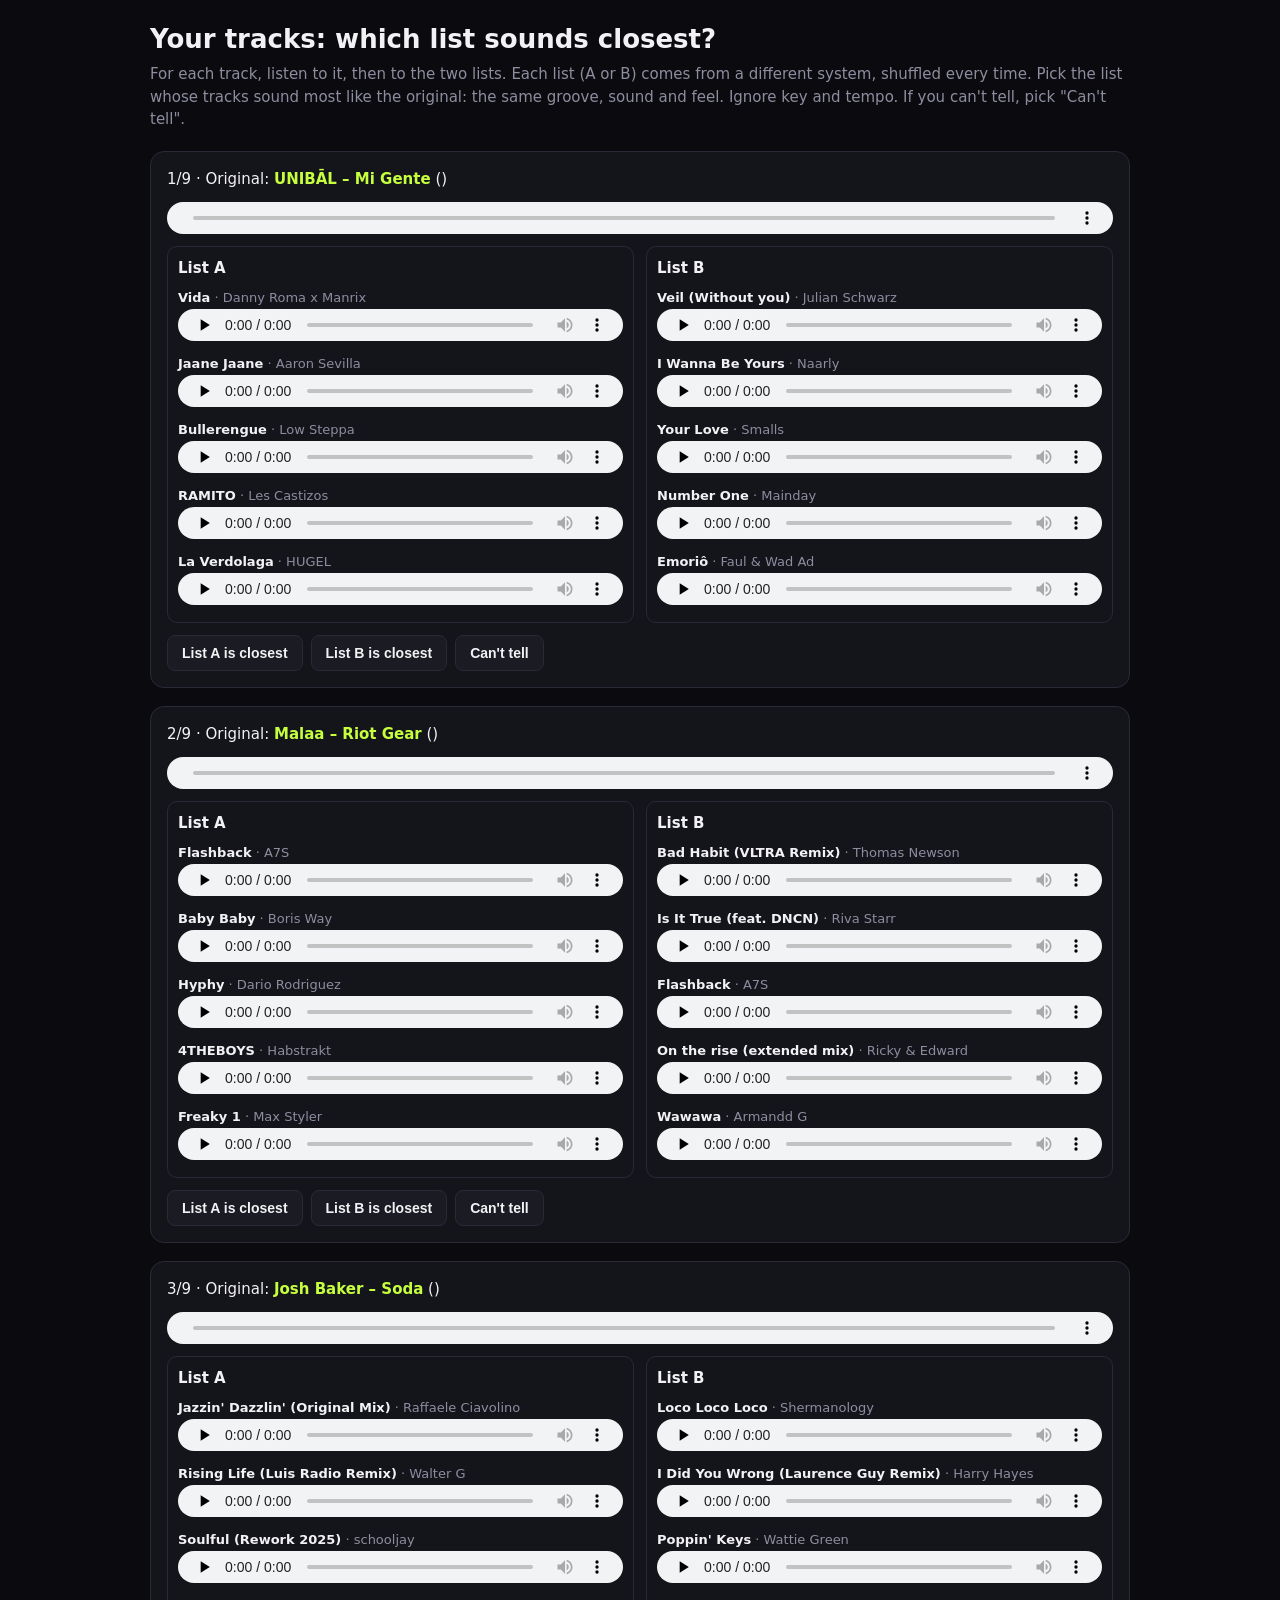
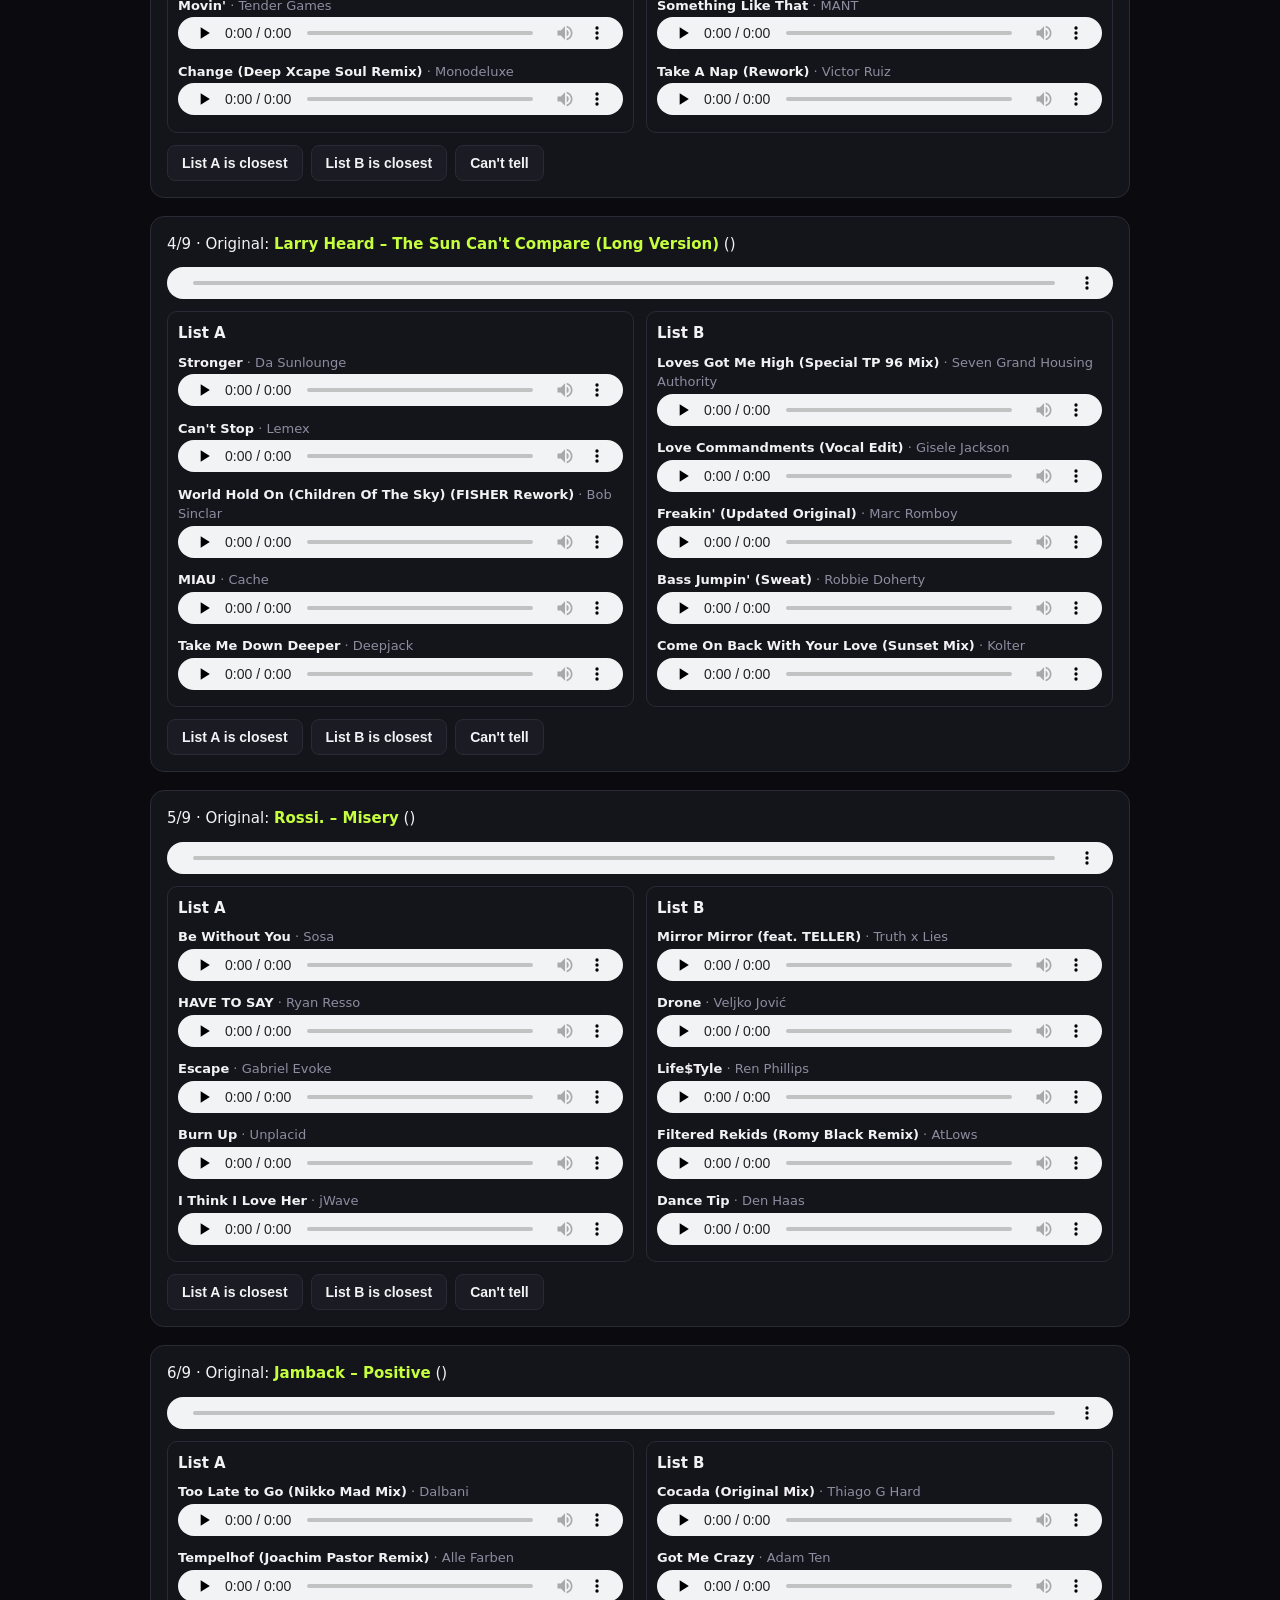
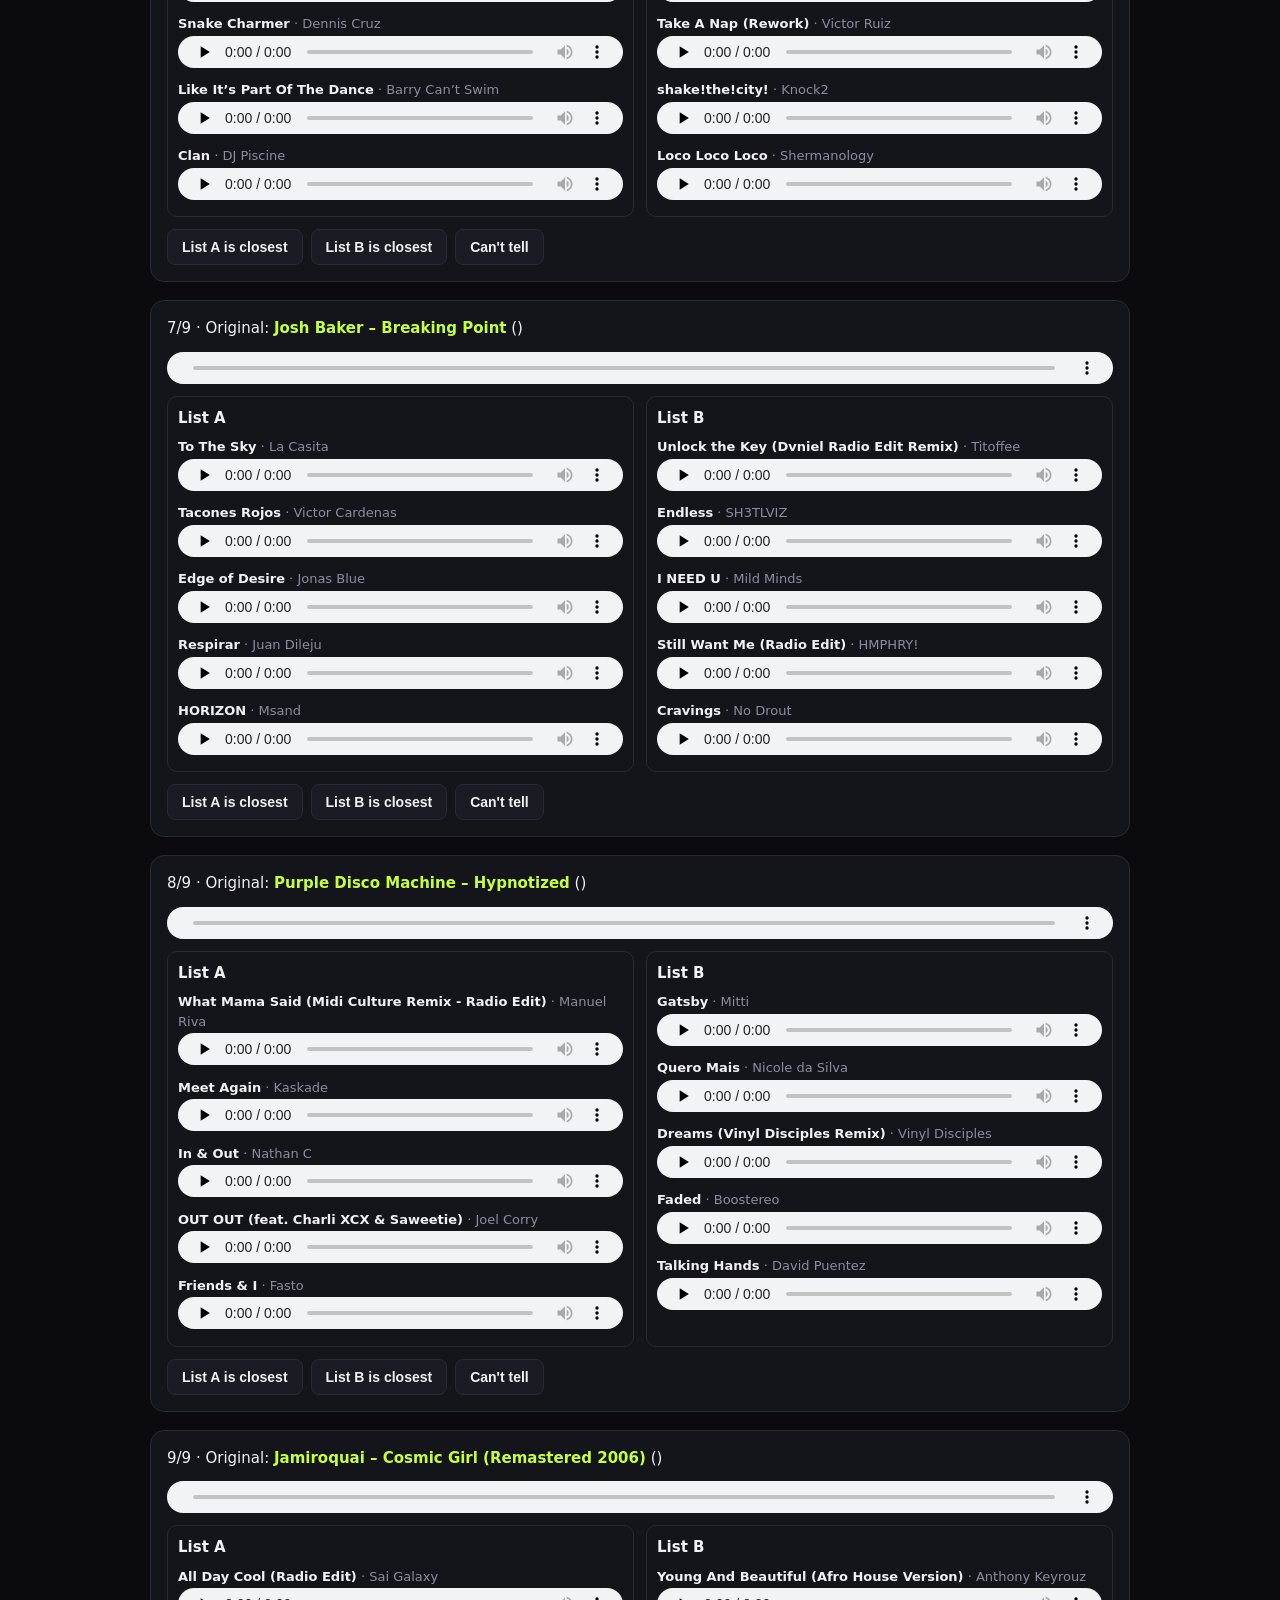
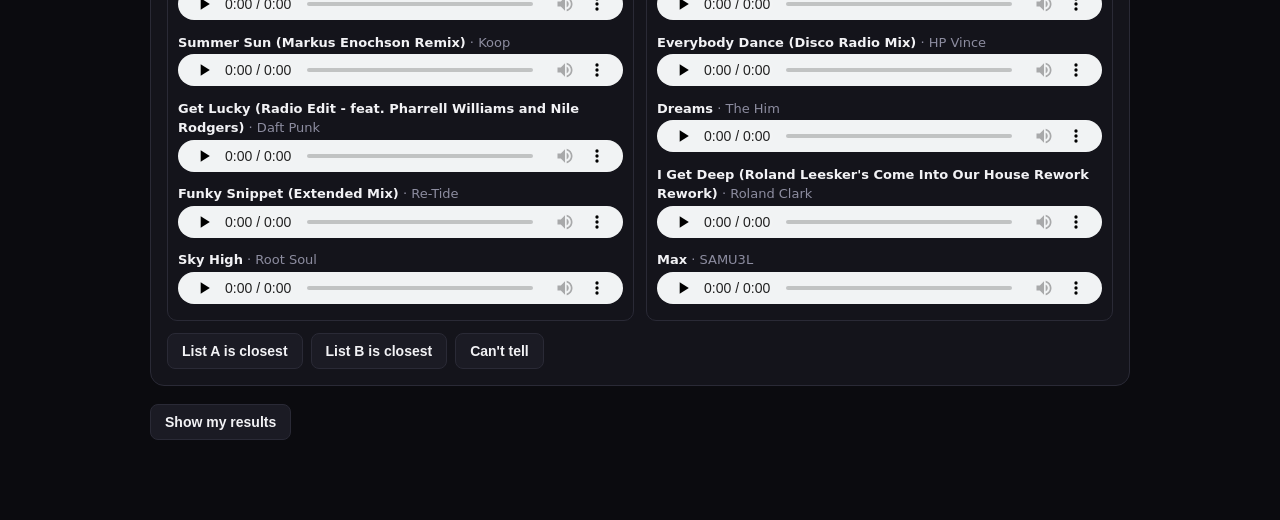
<file: eval/listen5.html>
<!doctype html><html lang="en-GB"><head><meta charset="utf-8"><meta name="viewport" content="width=device-width, initial-scale=1">
<title>Sound Match Test</title>
<style>
:root{--bg:#0b0b0f;--panel:#14141b;--line:#2a2a36;--text:#f2f2f5;--muted:#8d8da0;--accent:#c6ff3d}
body{margin:0;background:var(--bg);color:var(--text);font:15px/1.5 Inter,system-ui,sans-serif}
.wrap{max-width:980px;margin:0 auto;padding:20px 16px 80px}h1{margin:0 0 4px;font-size:26px}p.lead{color:var(--muted);margin:0 0 20px}
.test{background:var(--panel);border:1px solid var(--line);border-radius:14px;padding:16px;margin-bottom:18px}
.seed{display:flex;gap:12px;align-items:center;flex-wrap:wrap;margin-bottom:12px}.seed b{color:var(--accent)}
.lists{display:grid;grid-template-columns:repeat(auto-fit,minmax(280px,1fr));gap:12px}
.list{border:1px solid var(--line);border-radius:10px;padding:10px}.list h3{margin:0 0 8px;font-size:15px}
.trk{font-size:13px;margin:6px 0 2px;color:var(--muted)}.trk b{color:var(--text)}audio{width:100%;height:32px}
.pick{display:flex;flex-wrap:wrap;gap:8px;margin-top:12px}button{background:#1b1b24;color:var(--text);border:1px solid var(--line);border-radius:8px;padding:9px 14px;font:600 14px Inter,sans-serif;cursor:pointer}
button.on{background:var(--accent);color:#0b0b0f;border-color:var(--accent)}#res{white-space:pre-wrap;background:var(--panel);border:1px solid var(--line);border-radius:12px;padding:14px}
</style></head><body><div class="wrap">
<h1>Your tracks: which list sounds closest?</h1>
<p class="lead">For each track, listen to it, then to the two lists. Each list (A or B) comes from a different system, shuffled every time. Pick the list whose tracks sound most like the original: the same groove, sound and feel. Ignore key and tempo. If you can't tell, pick "Can't tell".</p>
<div id="tests"></div>
<button id="done">Show my results</button>
<p id="res" hidden></p></div>
<script>
(async () => {
  const T = await (await fetch("listen5.json")).json();
  const picks = JSON.parse(localStorage.getItem("ss_listen5") || "{}");
  const esc = s => String(s).replace(/[&<>"]/g, c => ({"&":"&amp;","<":"&lt;",">":"&gt;",'"':"&quot;"}[c]));
  const L = "AB";
  document.getElementById("tests").innerHTML = T.map((t, i) => `<div class="test">
    <div class="seed"><span>${i + 1}/${T.length} · Original: <b>${esc(t.seed.artist)} – ${esc(t.seed.title)}</b> (${esc(t.seed.style)})</span>
      <audio controls preload="none" src="cache/${t.seed.deezer_id}.mp3"></audio></div>
    <div class="lists">${t.lists.map((l, j) => `<div class="list"><h3>List ${L[j]}</h3>${l.tracks.map(x => `
      <div class="trk"><b>${esc(x.title)}</b> · ${esc(x.artist)}</div><audio controls preload="none" src="cache/${x.deezer_id}.mp3"></audio>`).join("")}</div>`).join("")}</div>
    <div class="pick">${[...L, "?"].map(c => `<button data-t="${i}" data-c="${c}" class="${picks[i] === c ? "on" : ""}">${c === "?" ? "Can't tell" : "List " + c + " is closest"}</button>`).join("")}</div></div>`).join("");
  document.addEventListener("click", e => {
    const b = e.target.closest("button[data-t]"); if (!b) return;
    picks[b.dataset.t] = b.dataset.c; localStorage.setItem("ss_listen5", JSON.stringify(picks));
    b.parentElement.querySelectorAll("button").forEach(x => x.classList.toggle("on", x === b));
  });
  // Only one preview plays at a time
  document.addEventListener("play", e => document.querySelectorAll("audio").forEach(a => a !== e.target && a.pause()), true);
  document.getElementById("done").onclick = () => {
    const tally = {}; let n = 0;
    T.forEach((t, i) => { const c = picks[i]; if (!c) return; n++; const k = c === "?" ? "can't tell" : t.lists[L.indexOf(c)].sys; tally[k] = (tally[k] || 0) + 1; });
    const r = document.getElementById("res"); r.hidden = false;
    r.textContent = `Answered ${n} of ${T.length}.\n` + Object.entries(tally).sort((a, b) => b[1] - a[1]).map(([k, v]) => `${k}: ${v}`).join("\n");
  };
})();
</script></body></html>
</file>
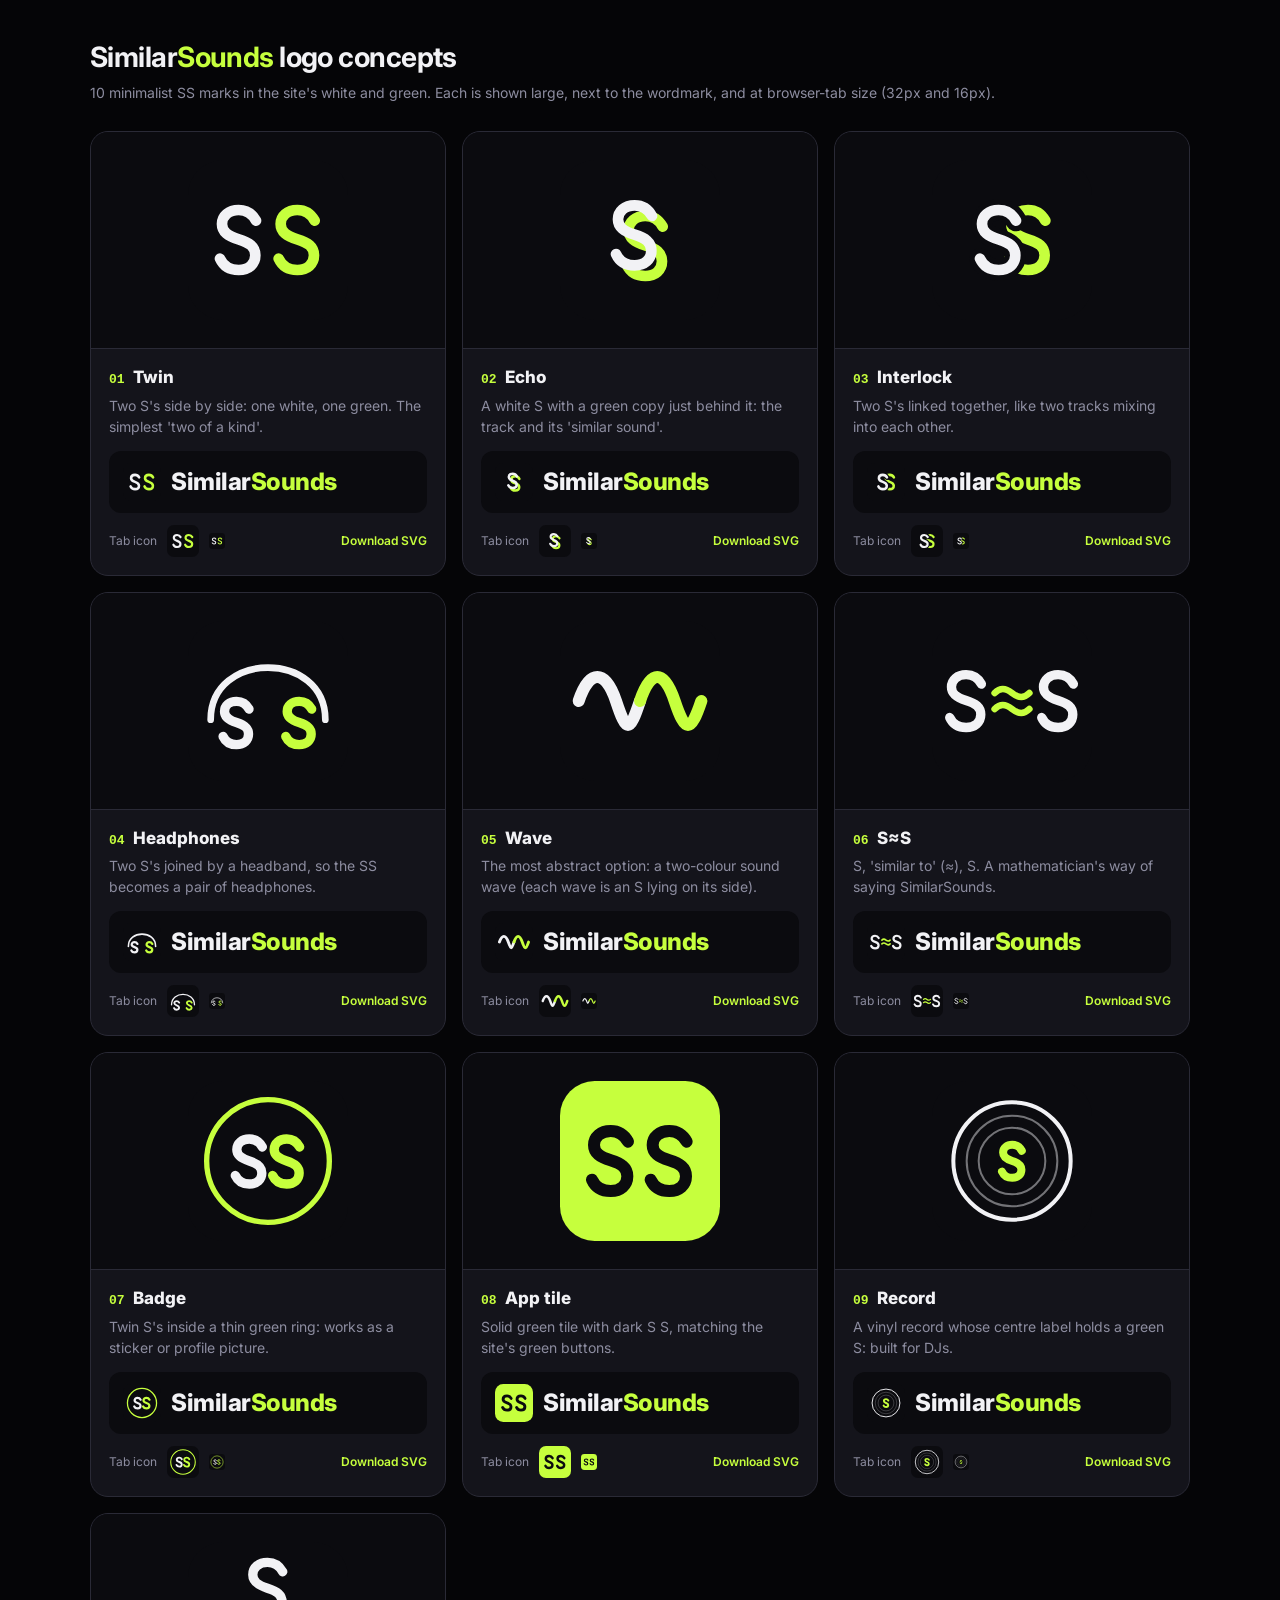
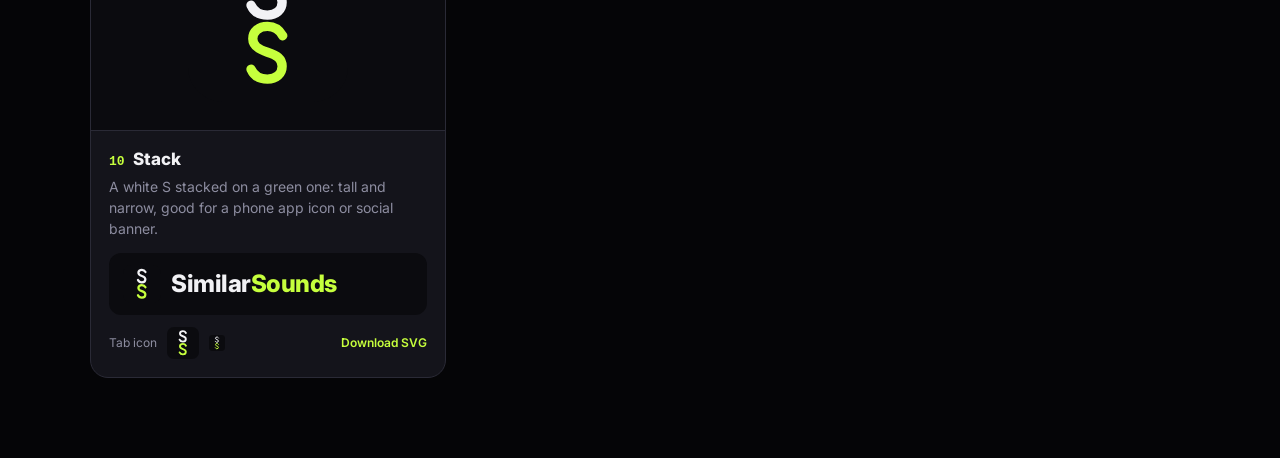
<file: brand/v1/logos.html>
<!doctype html>
<html lang="en"><head><meta charset="utf-8"><meta name="viewport" content="width=device-width, initial-scale=1">
<title>SimilarSounds logos</title>
<link href="https://fonts.googleapis.com/css2?family=Inter:wght@400;600;800&display=swap" rel="stylesheet">
<style>
  body { margin:0; background:#050507; color:#f2f2f5; font:15px/1.5 Inter,system-ui,sans-serif; }
  .wrap { max-width:1100px; margin:0 auto; padding:36px 16px 80px; }
  h1 { font-size:28px; margin:0 0 4px; letter-spacing:-.02em; }
  .sub { color:#8d8da0; margin:0 0 28px; }
  .grid { display:grid; grid-template-columns:repeat(auto-fill,minmax(320px,1fr)); gap:16px; }
  .card { background:#14141b; border:1px solid #2a2a36; border-radius:18px; overflow:hidden; }
  .hero { background:#0b0b0f; display:grid; place-items:center; padding:28px; border-bottom:1px solid #2a2a36; }
  .hero svg { width:160px; height:160px; }
  .info { padding:16px 18px 18px; }
  .title { font-weight:800; font-size:17px; }
  .n { color:#c6ff3d; font-family:ui-monospace,monospace; font-size:13px; margin-right:4px; }
  p { color:#8d8da0; margin:4px 0 14px; font-size:14px; }
  .lockup { display:flex; align-items:center; gap:10px; background:#0b0b0f; border-radius:12px; padding:12px 14px; }
  .lk-mark svg { width:38px; height:38px; display:block; }
  .sizes { display:flex; align-items:center; gap:10px; margin-top:12px; color:#8d8da0; font-size:12px; }
  .fav svg { width:32px; height:32px; display:block; }
  .fav.sm svg { width:16px; height:16px; }
  .sizes a { margin-left:auto; color:#c6ff3d; font-weight:600; text-decoration:none; }
</style></head>
<body><div class="wrap">
  <h1>Similar<span style="color:#c6ff3d">Sounds</span> logo concepts</h1>
  <p class="sub">10 minimalist SS marks in the site's white and green. Each is shown large, next to the wordmark, and at browser-tab size (32px and 16px).</p>
  <div class="grid">
      <article class="card">
        <div class="hero"><svg xmlns="http://www.w3.org/2000/svg" viewBox="0 0 120 120"><rect width="120" height="120" rx="26" fill="#0b0b0f"/><path d="M33 14 C30 8.5 25.5 6 20 6 C12.5 6 7.5 10.5 7.5 16.5 C7.5 22.5 12 25.5 20 28 C28 30.5 32.5 33.5 32.5 40 C32.5 46.5 27.5 51 20 51 C13.5 51 8.5 48 6 42.5" transform="translate(18 31.5) scale(1.0)" fill="none" stroke="#f2f2f5" stroke-width="8.00" stroke-linecap="round" stroke-linejoin="round"/><path d="M33 14 C30 8.5 25.5 6 20 6 C12.5 6 7.5 10.5 7.5 16.5 C7.5 22.5 12 25.5 20 28 C28 30.5 32.5 33.5 32.5 40 C32.5 46.5 27.5 51 20 51 C13.5 51 8.5 48 6 42.5" transform="translate(62 31.5) scale(1.0)" fill="none" stroke="#c6ff3d" stroke-width="8.00" stroke-linecap="round" stroke-linejoin="round"/></svg></div>
        <div class="info">
          <div class="title"><span class="n">01</span> Twin</div>
          <p>Two S's side by side: one white, one green. The simplest 'two of a kind'.</p>
          <div class="lockup"><div class="lk-mark"><svg xmlns="http://www.w3.org/2000/svg" viewBox="0 0 120 120"><rect width="120" height="120" rx="26" fill="#0b0b0f"/><path d="M33 14 C30 8.5 25.5 6 20 6 C12.5 6 7.5 10.5 7.5 16.5 C7.5 22.5 12 25.5 20 28 C28 30.5 32.5 33.5 32.5 40 C32.5 46.5 27.5 51 20 51 C13.5 51 8.5 48 6 42.5" transform="translate(18 31.5) scale(1.0)" fill="none" stroke="#f2f2f5" stroke-width="8.00" stroke-linecap="round" stroke-linejoin="round"/><path d="M33 14 C30 8.5 25.5 6 20 6 C12.5 6 7.5 10.5 7.5 16.5 C7.5 22.5 12 25.5 20 28 C28 30.5 32.5 33.5 32.5 40 C32.5 46.5 27.5 51 20 51 C13.5 51 8.5 48 6 42.5" transform="translate(62 31.5) scale(1.0)" fill="none" stroke="#c6ff3d" stroke-width="8.00" stroke-linecap="round" stroke-linejoin="round"/></svg></div><span style="font:800 24px/1 Inter,system-ui,sans-serif;letter-spacing:-.02em;color:#f2f2f5">Similar<span style="color:#c6ff3d">Sounds</span></span></div>
          <div class="sizes"><span>Tab icon</span><div class="fav"><svg xmlns="http://www.w3.org/2000/svg" viewBox="0 0 120 120"><rect width="120" height="120" rx="26" fill="#0b0b0f"/><path d="M33 14 C30 8.5 25.5 6 20 6 C12.5 6 7.5 10.5 7.5 16.5 C7.5 22.5 12 25.5 20 28 C28 30.5 32.5 33.5 32.5 40 C32.5 46.5 27.5 51 20 51 C13.5 51 8.5 48 6 42.5" transform="translate(18 31.5) scale(1.0)" fill="none" stroke="#f2f2f5" stroke-width="8.00" stroke-linecap="round" stroke-linejoin="round"/><path d="M33 14 C30 8.5 25.5 6 20 6 C12.5 6 7.5 10.5 7.5 16.5 C7.5 22.5 12 25.5 20 28 C28 30.5 32.5 33.5 32.5 40 C32.5 46.5 27.5 51 20 51 C13.5 51 8.5 48 6 42.5" transform="translate(62 31.5) scale(1.0)" fill="none" stroke="#c6ff3d" stroke-width="8.00" stroke-linecap="round" stroke-linejoin="round"/></svg></div><div class="fav sm"><svg xmlns="http://www.w3.org/2000/svg" viewBox="0 0 120 120"><rect width="120" height="120" rx="26" fill="#0b0b0f"/><path d="M33 14 C30 8.5 25.5 6 20 6 C12.5 6 7.5 10.5 7.5 16.5 C7.5 22.5 12 25.5 20 28 C28 30.5 32.5 33.5 32.5 40 C32.5 46.5 27.5 51 20 51 C13.5 51 8.5 48 6 42.5" transform="translate(18 31.5) scale(1.0)" fill="none" stroke="#f2f2f5" stroke-width="8.00" stroke-linecap="round" stroke-linejoin="round"/><path d="M33 14 C30 8.5 25.5 6 20 6 C12.5 6 7.5 10.5 7.5 16.5 C7.5 22.5 12 25.5 20 28 C28 30.5 32.5 33.5 32.5 40 C32.5 46.5 27.5 51 20 51 C13.5 51 8.5 48 6 42.5" transform="translate(62 31.5) scale(1.0)" fill="none" stroke="#c6ff3d" stroke-width="8.00" stroke-linecap="round" stroke-linejoin="round"/></svg></div>
            <a href="logo-01.svg" download>Download SVG</a></div>
        </div>
      </article>
      <article class="card">
        <div class="hero"><svg xmlns="http://www.w3.org/2000/svg" viewBox="0 0 120 120"><rect width="120" height="120" rx="26" fill="#0b0b0f"/><path d="M33 14 C30 8.5 25.5 6 20 6 C12.5 6 7.5 10.5 7.5 16.5 C7.5 22.5 12 25.5 20 28 C28 30.5 32.5 33.5 32.5 40 C32.5 46.5 27.5 51 20 51 C13.5 51 8.5 48 6 42.5" transform="translate(44 36) scale(1.0)" fill="none" stroke="#c6ff3d" stroke-width="8.00" stroke-linecap="round" stroke-linejoin="round"/><path d="M33 14 C30 8.5 25.5 6 20 6 C12.5 6 7.5 10.5 7.5 16.5 C7.5 22.5 12 25.5 20 28 C28 30.5 32.5 33.5 32.5 40 C32.5 46.5 27.5 51 20 51 C13.5 51 8.5 48 6 42.5" transform="translate(36 28) scale(1.0)" fill="none" stroke="#f2f2f5" stroke-width="8.00" stroke-linecap="round" stroke-linejoin="round"/></svg></div>
        <div class="info">
          <div class="title"><span class="n">02</span> Echo</div>
          <p>A white S with a green copy just behind it: the track and its 'similar sound'.</p>
          <div class="lockup"><div class="lk-mark"><svg xmlns="http://www.w3.org/2000/svg" viewBox="0 0 120 120"><rect width="120" height="120" rx="26" fill="#0b0b0f"/><path d="M33 14 C30 8.5 25.5 6 20 6 C12.5 6 7.5 10.5 7.5 16.5 C7.5 22.5 12 25.5 20 28 C28 30.5 32.5 33.5 32.5 40 C32.5 46.5 27.5 51 20 51 C13.5 51 8.5 48 6 42.5" transform="translate(44 36) scale(1.0)" fill="none" stroke="#c6ff3d" stroke-width="8.00" stroke-linecap="round" stroke-linejoin="round"/><path d="M33 14 C30 8.5 25.5 6 20 6 C12.5 6 7.5 10.5 7.5 16.5 C7.5 22.5 12 25.5 20 28 C28 30.5 32.5 33.5 32.5 40 C32.5 46.5 27.5 51 20 51 C13.5 51 8.5 48 6 42.5" transform="translate(36 28) scale(1.0)" fill="none" stroke="#f2f2f5" stroke-width="8.00" stroke-linecap="round" stroke-linejoin="round"/></svg></div><span style="font:800 24px/1 Inter,system-ui,sans-serif;letter-spacing:-.02em;color:#f2f2f5">Similar<span style="color:#c6ff3d">Sounds</span></span></div>
          <div class="sizes"><span>Tab icon</span><div class="fav"><svg xmlns="http://www.w3.org/2000/svg" viewBox="0 0 120 120"><rect width="120" height="120" rx="26" fill="#0b0b0f"/><path d="M33 14 C30 8.5 25.5 6 20 6 C12.5 6 7.5 10.5 7.5 16.5 C7.5 22.5 12 25.5 20 28 C28 30.5 32.5 33.5 32.5 40 C32.5 46.5 27.5 51 20 51 C13.5 51 8.5 48 6 42.5" transform="translate(44 36) scale(1.0)" fill="none" stroke="#c6ff3d" stroke-width="8.00" stroke-linecap="round" stroke-linejoin="round"/><path d="M33 14 C30 8.5 25.5 6 20 6 C12.5 6 7.5 10.5 7.5 16.5 C7.5 22.5 12 25.5 20 28 C28 30.5 32.5 33.5 32.5 40 C32.5 46.5 27.5 51 20 51 C13.5 51 8.5 48 6 42.5" transform="translate(36 28) scale(1.0)" fill="none" stroke="#f2f2f5" stroke-width="8.00" stroke-linecap="round" stroke-linejoin="round"/></svg></div><div class="fav sm"><svg xmlns="http://www.w3.org/2000/svg" viewBox="0 0 120 120"><rect width="120" height="120" rx="26" fill="#0b0b0f"/><path d="M33 14 C30 8.5 25.5 6 20 6 C12.5 6 7.5 10.5 7.5 16.5 C7.5 22.5 12 25.5 20 28 C28 30.5 32.5 33.5 32.5 40 C32.5 46.5 27.5 51 20 51 C13.5 51 8.5 48 6 42.5" transform="translate(44 36) scale(1.0)" fill="none" stroke="#c6ff3d" stroke-width="8.00" stroke-linecap="round" stroke-linejoin="round"/><path d="M33 14 C30 8.5 25.5 6 20 6 C12.5 6 7.5 10.5 7.5 16.5 C7.5 22.5 12 25.5 20 28 C28 30.5 32.5 33.5 32.5 40 C32.5 46.5 27.5 51 20 51 C13.5 51 8.5 48 6 42.5" transform="translate(36 28) scale(1.0)" fill="none" stroke="#f2f2f5" stroke-width="8.00" stroke-linecap="round" stroke-linejoin="round"/></svg></div>
            <a href="logo-02.svg" download>Download SVG</a></div>
        </div>
      </article>
      <article class="card">
        <div class="hero"><svg xmlns="http://www.w3.org/2000/svg" viewBox="0 0 120 120"><rect width="120" height="120" rx="26" fill="#0b0b0f"/><path d="M33 14 C30 8.5 25.5 6 20 6 C12.5 6 7.5 10.5 7.5 16.5 C7.5 22.5 12 25.5 20 28 C28 30.5 32.5 33.5 32.5 40 C32.5 46.5 27.5 51 20 51 C13.5 51 8.5 48 6 42.5" transform="translate(52 31.5) scale(1.0)" fill="none" stroke="#c6ff3d" stroke-width="8.00" stroke-linecap="round" stroke-linejoin="round"/><path d="M33 14 C30 8.5 25.5 6 20 6 C12.5 6 7.5 10.5 7.5 16.5 C7.5 22.5 12 25.5 20 28 C28 30.5 32.5 33.5 32.5 40 C32.5 46.5 27.5 51 20 51 C13.5 51 8.5 48 6 42.5" transform="translate(30 31.5) scale(1.0)" fill="none" stroke="#0b0b0f" stroke-width="16.00" stroke-linecap="round" stroke-linejoin="round"/><path d="M33 14 C30 8.5 25.5 6 20 6 C12.5 6 7.5 10.5 7.5 16.5 C7.5 22.5 12 25.5 20 28 C28 30.5 32.5 33.5 32.5 40 C32.5 46.5 27.5 51 20 51 C13.5 51 8.5 48 6 42.5" transform="translate(30 31.5) scale(1.0)" fill="none" stroke="#f2f2f5" stroke-width="8.00" stroke-linecap="round" stroke-linejoin="round"/></svg></div>
        <div class="info">
          <div class="title"><span class="n">03</span> Interlock</div>
          <p>Two S's linked together, like two tracks mixing into each other.</p>
          <div class="lockup"><div class="lk-mark"><svg xmlns="http://www.w3.org/2000/svg" viewBox="0 0 120 120"><rect width="120" height="120" rx="26" fill="#0b0b0f"/><path d="M33 14 C30 8.5 25.5 6 20 6 C12.5 6 7.5 10.5 7.5 16.5 C7.5 22.5 12 25.5 20 28 C28 30.5 32.5 33.5 32.5 40 C32.5 46.5 27.5 51 20 51 C13.5 51 8.5 48 6 42.5" transform="translate(52 31.5) scale(1.0)" fill="none" stroke="#c6ff3d" stroke-width="8.00" stroke-linecap="round" stroke-linejoin="round"/><path d="M33 14 C30 8.5 25.5 6 20 6 C12.5 6 7.5 10.5 7.5 16.5 C7.5 22.5 12 25.5 20 28 C28 30.5 32.5 33.5 32.5 40 C32.5 46.5 27.5 51 20 51 C13.5 51 8.5 48 6 42.5" transform="translate(30 31.5) scale(1.0)" fill="none" stroke="#0b0b0f" stroke-width="16.00" stroke-linecap="round" stroke-linejoin="round"/><path d="M33 14 C30 8.5 25.5 6 20 6 C12.5 6 7.5 10.5 7.5 16.5 C7.5 22.5 12 25.5 20 28 C28 30.5 32.5 33.5 32.5 40 C32.5 46.5 27.5 51 20 51 C13.5 51 8.5 48 6 42.5" transform="translate(30 31.5) scale(1.0)" fill="none" stroke="#f2f2f5" stroke-width="8.00" stroke-linecap="round" stroke-linejoin="round"/></svg></div><span style="font:800 24px/1 Inter,system-ui,sans-serif;letter-spacing:-.02em;color:#f2f2f5">Similar<span style="color:#c6ff3d">Sounds</span></span></div>
          <div class="sizes"><span>Tab icon</span><div class="fav"><svg xmlns="http://www.w3.org/2000/svg" viewBox="0 0 120 120"><rect width="120" height="120" rx="26" fill="#0b0b0f"/><path d="M33 14 C30 8.5 25.5 6 20 6 C12.5 6 7.5 10.5 7.5 16.5 C7.5 22.5 12 25.5 20 28 C28 30.5 32.5 33.5 32.5 40 C32.5 46.5 27.5 51 20 51 C13.5 51 8.5 48 6 42.5" transform="translate(52 31.5) scale(1.0)" fill="none" stroke="#c6ff3d" stroke-width="8.00" stroke-linecap="round" stroke-linejoin="round"/><path d="M33 14 C30 8.5 25.5 6 20 6 C12.5 6 7.5 10.5 7.5 16.5 C7.5 22.5 12 25.5 20 28 C28 30.5 32.5 33.5 32.5 40 C32.5 46.5 27.5 51 20 51 C13.5 51 8.5 48 6 42.5" transform="translate(30 31.5) scale(1.0)" fill="none" stroke="#0b0b0f" stroke-width="16.00" stroke-linecap="round" stroke-linejoin="round"/><path d="M33 14 C30 8.5 25.5 6 20 6 C12.5 6 7.5 10.5 7.5 16.5 C7.5 22.5 12 25.5 20 28 C28 30.5 32.5 33.5 32.5 40 C32.5 46.5 27.5 51 20 51 C13.5 51 8.5 48 6 42.5" transform="translate(30 31.5) scale(1.0)" fill="none" stroke="#f2f2f5" stroke-width="8.00" stroke-linecap="round" stroke-linejoin="round"/></svg></div><div class="fav sm"><svg xmlns="http://www.w3.org/2000/svg" viewBox="0 0 120 120"><rect width="120" height="120" rx="26" fill="#0b0b0f"/><path d="M33 14 C30 8.5 25.5 6 20 6 C12.5 6 7.5 10.5 7.5 16.5 C7.5 22.5 12 25.5 20 28 C28 30.5 32.5 33.5 32.5 40 C32.5 46.5 27.5 51 20 51 C13.5 51 8.5 48 6 42.5" transform="translate(52 31.5) scale(1.0)" fill="none" stroke="#c6ff3d" stroke-width="8.00" stroke-linecap="round" stroke-linejoin="round"/><path d="M33 14 C30 8.5 25.5 6 20 6 C12.5 6 7.5 10.5 7.5 16.5 C7.5 22.5 12 25.5 20 28 C28 30.5 32.5 33.5 32.5 40 C32.5 46.5 27.5 51 20 51 C13.5 51 8.5 48 6 42.5" transform="translate(30 31.5) scale(1.0)" fill="none" stroke="#0b0b0f" stroke-width="16.00" stroke-linecap="round" stroke-linejoin="round"/><path d="M33 14 C30 8.5 25.5 6 20 6 C12.5 6 7.5 10.5 7.5 16.5 C7.5 22.5 12 25.5 20 28 C28 30.5 32.5 33.5 32.5 40 C32.5 46.5 27.5 51 20 51 C13.5 51 8.5 48 6 42.5" transform="translate(30 31.5) scale(1.0)" fill="none" stroke="#f2f2f5" stroke-width="8.00" stroke-linecap="round" stroke-linejoin="round"/></svg></div>
            <a href="logo-03.svg" download>Download SVG</a></div>
        </div>
      </article>
      <article class="card">
        <div class="hero"><svg xmlns="http://www.w3.org/2000/svg" viewBox="0 0 120 120"><rect width="120" height="120" rx="26" fill="#0b0b0f"/><path d="M17 74 C17 22 103 22 103 74" fill="none" stroke="#f2f2f5" stroke-width="5" stroke-linecap="round"/><path d="M33 14 C30 8.5 25.5 6 20 6 C12.5 6 7.5 10.5 7.5 16.5 C7.5 22.5 12 25.5 20 28 C28 30.5 32.5 33.5 32.5 40 C32.5 46.5 27.5 51 20 51 C13.5 51 8.5 48 6 42.5" transform="translate(22 56) scale(0.72)" fill="none" stroke="#f2f2f5" stroke-width="9.72" stroke-linecap="round" stroke-linejoin="round"/><path d="M33 14 C30 8.5 25.5 6 20 6 C12.5 6 7.5 10.5 7.5 16.5 C7.5 22.5 12 25.5 20 28 C28 30.5 32.5 33.5 32.5 40 C32.5 46.5 27.5 51 20 51 C13.5 51 8.5 48 6 42.5" transform="translate(69 56) scale(0.72)" fill="none" stroke="#c6ff3d" stroke-width="9.72" stroke-linecap="round" stroke-linejoin="round"/></svg></div>
        <div class="info">
          <div class="title"><span class="n">04</span> Headphones</div>
          <p>Two S's joined by a headband, so the SS becomes a pair of headphones.</p>
          <div class="lockup"><div class="lk-mark"><svg xmlns="http://www.w3.org/2000/svg" viewBox="0 0 120 120"><rect width="120" height="120" rx="26" fill="#0b0b0f"/><path d="M17 74 C17 22 103 22 103 74" fill="none" stroke="#f2f2f5" stroke-width="5" stroke-linecap="round"/><path d="M33 14 C30 8.5 25.5 6 20 6 C12.5 6 7.5 10.5 7.5 16.5 C7.5 22.5 12 25.5 20 28 C28 30.5 32.5 33.5 32.5 40 C32.5 46.5 27.5 51 20 51 C13.5 51 8.5 48 6 42.5" transform="translate(22 56) scale(0.72)" fill="none" stroke="#f2f2f5" stroke-width="9.72" stroke-linecap="round" stroke-linejoin="round"/><path d="M33 14 C30 8.5 25.5 6 20 6 C12.5 6 7.5 10.5 7.5 16.5 C7.5 22.5 12 25.5 20 28 C28 30.5 32.5 33.5 32.5 40 C32.5 46.5 27.5 51 20 51 C13.5 51 8.5 48 6 42.5" transform="translate(69 56) scale(0.72)" fill="none" stroke="#c6ff3d" stroke-width="9.72" stroke-linecap="round" stroke-linejoin="round"/></svg></div><span style="font:800 24px/1 Inter,system-ui,sans-serif;letter-spacing:-.02em;color:#f2f2f5">Similar<span style="color:#c6ff3d">Sounds</span></span></div>
          <div class="sizes"><span>Tab icon</span><div class="fav"><svg xmlns="http://www.w3.org/2000/svg" viewBox="0 0 120 120"><rect width="120" height="120" rx="26" fill="#0b0b0f"/><path d="M17 74 C17 22 103 22 103 74" fill="none" stroke="#f2f2f5" stroke-width="5" stroke-linecap="round"/><path d="M33 14 C30 8.5 25.5 6 20 6 C12.5 6 7.5 10.5 7.5 16.5 C7.5 22.5 12 25.5 20 28 C28 30.5 32.5 33.5 32.5 40 C32.5 46.5 27.5 51 20 51 C13.5 51 8.5 48 6 42.5" transform="translate(22 56) scale(0.72)" fill="none" stroke="#f2f2f5" stroke-width="9.72" stroke-linecap="round" stroke-linejoin="round"/><path d="M33 14 C30 8.5 25.5 6 20 6 C12.5 6 7.5 10.5 7.5 16.5 C7.5 22.5 12 25.5 20 28 C28 30.5 32.5 33.5 32.5 40 C32.5 46.5 27.5 51 20 51 C13.5 51 8.5 48 6 42.5" transform="translate(69 56) scale(0.72)" fill="none" stroke="#c6ff3d" stroke-width="9.72" stroke-linecap="round" stroke-linejoin="round"/></svg></div><div class="fav sm"><svg xmlns="http://www.w3.org/2000/svg" viewBox="0 0 120 120"><rect width="120" height="120" rx="26" fill="#0b0b0f"/><path d="M17 74 C17 22 103 22 103 74" fill="none" stroke="#f2f2f5" stroke-width="5" stroke-linecap="round"/><path d="M33 14 C30 8.5 25.5 6 20 6 C12.5 6 7.5 10.5 7.5 16.5 C7.5 22.5 12 25.5 20 28 C28 30.5 32.5 33.5 32.5 40 C32.5 46.5 27.5 51 20 51 C13.5 51 8.5 48 6 42.5" transform="translate(22 56) scale(0.72)" fill="none" stroke="#f2f2f5" stroke-width="9.72" stroke-linecap="round" stroke-linejoin="round"/><path d="M33 14 C30 8.5 25.5 6 20 6 C12.5 6 7.5 10.5 7.5 16.5 C7.5 22.5 12 25.5 20 28 C28 30.5 32.5 33.5 32.5 40 C32.5 46.5 27.5 51 20 51 C13.5 51 8.5 48 6 42.5" transform="translate(69 56) scale(0.72)" fill="none" stroke="#c6ff3d" stroke-width="9.72" stroke-linecap="round" stroke-linejoin="round"/></svg></div>
            <a href="logo-04.svg" download>Download SVG</a></div>
        </div>
      </article>
      <article class="card">
        <div class="hero"><svg xmlns="http://www.w3.org/2000/svg" viewBox="0 0 120 120"><rect width="120" height="120" rx="26" fill="#0b0b0f"/><path d="M14 60 C22 36 34 36 42 60 S 52 84 60 60" fill="none" stroke="#f2f2f5" stroke-width="9" stroke-linecap="round"/><path d="M60 60 C68 36 78 36 86 60 S 98 84 106 60" fill="none" stroke="#c6ff3d" stroke-width="9" stroke-linecap="round"/></svg></div>
        <div class="info">
          <div class="title"><span class="n">05</span> Wave</div>
          <p>The most abstract option: a two-colour sound wave (each wave is an S lying on its side).</p>
          <div class="lockup"><div class="lk-mark"><svg xmlns="http://www.w3.org/2000/svg" viewBox="0 0 120 120"><rect width="120" height="120" rx="26" fill="#0b0b0f"/><path d="M14 60 C22 36 34 36 42 60 S 52 84 60 60" fill="none" stroke="#f2f2f5" stroke-width="9" stroke-linecap="round"/><path d="M60 60 C68 36 78 36 86 60 S 98 84 106 60" fill="none" stroke="#c6ff3d" stroke-width="9" stroke-linecap="round"/></svg></div><span style="font:800 24px/1 Inter,system-ui,sans-serif;letter-spacing:-.02em;color:#f2f2f5">Similar<span style="color:#c6ff3d">Sounds</span></span></div>
          <div class="sizes"><span>Tab icon</span><div class="fav"><svg xmlns="http://www.w3.org/2000/svg" viewBox="0 0 120 120"><rect width="120" height="120" rx="26" fill="#0b0b0f"/><path d="M14 60 C22 36 34 36 42 60 S 52 84 60 60" fill="none" stroke="#f2f2f5" stroke-width="9" stroke-linecap="round"/><path d="M60 60 C68 36 78 36 86 60 S 98 84 106 60" fill="none" stroke="#c6ff3d" stroke-width="9" stroke-linecap="round"/></svg></div><div class="fav sm"><svg xmlns="http://www.w3.org/2000/svg" viewBox="0 0 120 120"><rect width="120" height="120" rx="26" fill="#0b0b0f"/><path d="M14 60 C22 36 34 36 42 60 S 52 84 60 60" fill="none" stroke="#f2f2f5" stroke-width="9" stroke-linecap="round"/><path d="M60 60 C68 36 78 36 86 60 S 98 84 106 60" fill="none" stroke="#c6ff3d" stroke-width="9" stroke-linecap="round"/></svg></div>
            <a href="logo-05.svg" download>Download SVG</a></div>
        </div>
      </article>
      <article class="card">
        <div class="hero"><svg xmlns="http://www.w3.org/2000/svg" viewBox="0 0 120 120"><rect width="120" height="120" rx="26" fill="#0b0b0f"/><path d="M33 14 C30 8.5 25.5 6 20 6 C12.5 6 7.5 10.5 7.5 16.5 C7.5 22.5 12 25.5 20 28 C28 30.5 32.5 33.5 32.5 40 C32.5 46.5 27.5 51 20 51 C13.5 51 8.5 48 6 42.5" transform="translate(8 35) scale(0.88)" fill="none" stroke="#f2f2f5" stroke-width="7.95" stroke-linecap="round" stroke-linejoin="round"/><path d="M47 54 C51 50 55 50 60 54 S 69 58 73 54 M47 66 C51 62 55 62 60 66 S 69 70 73 66" fill="none" stroke="#c6ff3d" stroke-width="5" stroke-linecap="round"/><path d="M33 14 C30 8.5 25.5 6 20 6 C12.5 6 7.5 10.5 7.5 16.5 C7.5 22.5 12 25.5 20 28 C28 30.5 32.5 33.5 32.5 40 C32.5 46.5 27.5 51 20 51 C13.5 51 8.5 48 6 42.5" transform="translate(77 35) scale(0.88)" fill="none" stroke="#f2f2f5" stroke-width="7.95" stroke-linecap="round" stroke-linejoin="round"/></svg></div>
        <div class="info">
          <div class="title"><span class="n">06</span> S≈S</div>
          <p>S, 'similar to' (≈), S. A mathematician's way of saying SimilarSounds.</p>
          <div class="lockup"><div class="lk-mark"><svg xmlns="http://www.w3.org/2000/svg" viewBox="0 0 120 120"><rect width="120" height="120" rx="26" fill="#0b0b0f"/><path d="M33 14 C30 8.5 25.5 6 20 6 C12.5 6 7.5 10.5 7.5 16.5 C7.5 22.5 12 25.5 20 28 C28 30.5 32.5 33.5 32.5 40 C32.5 46.5 27.5 51 20 51 C13.5 51 8.5 48 6 42.5" transform="translate(8 35) scale(0.88)" fill="none" stroke="#f2f2f5" stroke-width="7.95" stroke-linecap="round" stroke-linejoin="round"/><path d="M47 54 C51 50 55 50 60 54 S 69 58 73 54 M47 66 C51 62 55 62 60 66 S 69 70 73 66" fill="none" stroke="#c6ff3d" stroke-width="5" stroke-linecap="round"/><path d="M33 14 C30 8.5 25.5 6 20 6 C12.5 6 7.5 10.5 7.5 16.5 C7.5 22.5 12 25.5 20 28 C28 30.5 32.5 33.5 32.5 40 C32.5 46.5 27.5 51 20 51 C13.5 51 8.5 48 6 42.5" transform="translate(77 35) scale(0.88)" fill="none" stroke="#f2f2f5" stroke-width="7.95" stroke-linecap="round" stroke-linejoin="round"/></svg></div><span style="font:800 24px/1 Inter,system-ui,sans-serif;letter-spacing:-.02em;color:#f2f2f5">Similar<span style="color:#c6ff3d">Sounds</span></span></div>
          <div class="sizes"><span>Tab icon</span><div class="fav"><svg xmlns="http://www.w3.org/2000/svg" viewBox="0 0 120 120"><rect width="120" height="120" rx="26" fill="#0b0b0f"/><path d="M33 14 C30 8.5 25.5 6 20 6 C12.5 6 7.5 10.5 7.5 16.5 C7.5 22.5 12 25.5 20 28 C28 30.5 32.5 33.5 32.5 40 C32.5 46.5 27.5 51 20 51 C13.5 51 8.5 48 6 42.5" transform="translate(8 35) scale(0.88)" fill="none" stroke="#f2f2f5" stroke-width="7.95" stroke-linecap="round" stroke-linejoin="round"/><path d="M47 54 C51 50 55 50 60 54 S 69 58 73 54 M47 66 C51 62 55 62 60 66 S 69 70 73 66" fill="none" stroke="#c6ff3d" stroke-width="5" stroke-linecap="round"/><path d="M33 14 C30 8.5 25.5 6 20 6 C12.5 6 7.5 10.5 7.5 16.5 C7.5 22.5 12 25.5 20 28 C28 30.5 32.5 33.5 32.5 40 C32.5 46.5 27.5 51 20 51 C13.5 51 8.5 48 6 42.5" transform="translate(77 35) scale(0.88)" fill="none" stroke="#f2f2f5" stroke-width="7.95" stroke-linecap="round" stroke-linejoin="round"/></svg></div><div class="fav sm"><svg xmlns="http://www.w3.org/2000/svg" viewBox="0 0 120 120"><rect width="120" height="120" rx="26" fill="#0b0b0f"/><path d="M33 14 C30 8.5 25.5 6 20 6 C12.5 6 7.5 10.5 7.5 16.5 C7.5 22.5 12 25.5 20 28 C28 30.5 32.5 33.5 32.5 40 C32.5 46.5 27.5 51 20 51 C13.5 51 8.5 48 6 42.5" transform="translate(8 35) scale(0.88)" fill="none" stroke="#f2f2f5" stroke-width="7.95" stroke-linecap="round" stroke-linejoin="round"/><path d="M47 54 C51 50 55 50 60 54 S 69 58 73 54 M47 66 C51 62 55 62 60 66 S 69 70 73 66" fill="none" stroke="#c6ff3d" stroke-width="5" stroke-linecap="round"/><path d="M33 14 C30 8.5 25.5 6 20 6 C12.5 6 7.5 10.5 7.5 16.5 C7.5 22.5 12 25.5 20 28 C28 30.5 32.5 33.5 32.5 40 C32.5 46.5 27.5 51 20 51 C13.5 51 8.5 48 6 42.5" transform="translate(77 35) scale(0.88)" fill="none" stroke="#f2f2f5" stroke-width="7.95" stroke-linecap="round" stroke-linejoin="round"/></svg></div>
            <a href="logo-06.svg" download>Download SVG</a></div>
        </div>
      </article>
      <article class="card">
        <div class="hero"><svg xmlns="http://www.w3.org/2000/svg" viewBox="0 0 120 120"><rect width="120" height="120" rx="26" fill="#0b0b0f"/><circle cx="60" cy="60" r="46" fill="none" stroke="#c6ff3d" stroke-width="4"/><path d="M33 14 C30 8.5 25.5 6 20 6 C12.5 6 7.5 10.5 7.5 16.5 C7.5 22.5 12 25.5 20 28 C28 30.5 32.5 33.5 32.5 40 C32.5 46.5 27.5 51 20 51 C13.5 51 8.5 48 6 42.5" transform="translate(31 39) scale(0.75)" fill="none" stroke="#f2f2f5" stroke-width="9.33" stroke-linecap="round" stroke-linejoin="round"/><path d="M33 14 C30 8.5 25.5 6 20 6 C12.5 6 7.5 10.5 7.5 16.5 C7.5 22.5 12 25.5 20 28 C28 30.5 32.5 33.5 32.5 40 C32.5 46.5 27.5 51 20 51 C13.5 51 8.5 48 6 42.5" transform="translate(59 39) scale(0.75)" fill="none" stroke="#c6ff3d" stroke-width="9.33" stroke-linecap="round" stroke-linejoin="round"/></svg></div>
        <div class="info">
          <div class="title"><span class="n">07</span> Badge</div>
          <p>Twin S's inside a thin green ring: works as a sticker or profile picture.</p>
          <div class="lockup"><div class="lk-mark"><svg xmlns="http://www.w3.org/2000/svg" viewBox="0 0 120 120"><rect width="120" height="120" rx="26" fill="#0b0b0f"/><circle cx="60" cy="60" r="46" fill="none" stroke="#c6ff3d" stroke-width="4"/><path d="M33 14 C30 8.5 25.5 6 20 6 C12.5 6 7.5 10.5 7.5 16.5 C7.5 22.5 12 25.5 20 28 C28 30.5 32.5 33.5 32.5 40 C32.5 46.5 27.5 51 20 51 C13.5 51 8.5 48 6 42.5" transform="translate(31 39) scale(0.75)" fill="none" stroke="#f2f2f5" stroke-width="9.33" stroke-linecap="round" stroke-linejoin="round"/><path d="M33 14 C30 8.5 25.5 6 20 6 C12.5 6 7.5 10.5 7.5 16.5 C7.5 22.5 12 25.5 20 28 C28 30.5 32.5 33.5 32.5 40 C32.5 46.5 27.5 51 20 51 C13.5 51 8.5 48 6 42.5" transform="translate(59 39) scale(0.75)" fill="none" stroke="#c6ff3d" stroke-width="9.33" stroke-linecap="round" stroke-linejoin="round"/></svg></div><span style="font:800 24px/1 Inter,system-ui,sans-serif;letter-spacing:-.02em;color:#f2f2f5">Similar<span style="color:#c6ff3d">Sounds</span></span></div>
          <div class="sizes"><span>Tab icon</span><div class="fav"><svg xmlns="http://www.w3.org/2000/svg" viewBox="0 0 120 120"><rect width="120" height="120" rx="26" fill="#0b0b0f"/><circle cx="60" cy="60" r="46" fill="none" stroke="#c6ff3d" stroke-width="4"/><path d="M33 14 C30 8.5 25.5 6 20 6 C12.5 6 7.5 10.5 7.5 16.5 C7.5 22.5 12 25.5 20 28 C28 30.5 32.5 33.5 32.5 40 C32.5 46.5 27.5 51 20 51 C13.5 51 8.5 48 6 42.5" transform="translate(31 39) scale(0.75)" fill="none" stroke="#f2f2f5" stroke-width="9.33" stroke-linecap="round" stroke-linejoin="round"/><path d="M33 14 C30 8.5 25.5 6 20 6 C12.5 6 7.5 10.5 7.5 16.5 C7.5 22.5 12 25.5 20 28 C28 30.5 32.5 33.5 32.5 40 C32.5 46.5 27.5 51 20 51 C13.5 51 8.5 48 6 42.5" transform="translate(59 39) scale(0.75)" fill="none" stroke="#c6ff3d" stroke-width="9.33" stroke-linecap="round" stroke-linejoin="round"/></svg></div><div class="fav sm"><svg xmlns="http://www.w3.org/2000/svg" viewBox="0 0 120 120"><rect width="120" height="120" rx="26" fill="#0b0b0f"/><circle cx="60" cy="60" r="46" fill="none" stroke="#c6ff3d" stroke-width="4"/><path d="M33 14 C30 8.5 25.5 6 20 6 C12.5 6 7.5 10.5 7.5 16.5 C7.5 22.5 12 25.5 20 28 C28 30.5 32.5 33.5 32.5 40 C32.5 46.5 27.5 51 20 51 C13.5 51 8.5 48 6 42.5" transform="translate(31 39) scale(0.75)" fill="none" stroke="#f2f2f5" stroke-width="9.33" stroke-linecap="round" stroke-linejoin="round"/><path d="M33 14 C30 8.5 25.5 6 20 6 C12.5 6 7.5 10.5 7.5 16.5 C7.5 22.5 12 25.5 20 28 C28 30.5 32.5 33.5 32.5 40 C32.5 46.5 27.5 51 20 51 C13.5 51 8.5 48 6 42.5" transform="translate(59 39) scale(0.75)" fill="none" stroke="#c6ff3d" stroke-width="9.33" stroke-linecap="round" stroke-linejoin="round"/></svg></div>
            <a href="logo-07.svg" download>Download SVG</a></div>
        </div>
      </article>
      <article class="card">
        <div class="hero"><svg xmlns="http://www.w3.org/2000/svg" viewBox="0 0 120 120"><rect width="120" height="120" rx="26" fill="#c6ff3d"/><path d="M33 14 C30 8.5 25.5 6 20 6 C12.5 6 7.5 10.5 7.5 16.5 C7.5 22.5 12 25.5 20 28 C28 30.5 32.5 33.5 32.5 40 C32.5 46.5 27.5 51 20 51 C13.5 51 8.5 48 6 42.5" transform="translate(18 31.5) scale(1.0)" fill="none" stroke="#0b0b0f" stroke-width="9.00" stroke-linecap="round" stroke-linejoin="round"/><path d="M33 14 C30 8.5 25.5 6 20 6 C12.5 6 7.5 10.5 7.5 16.5 C7.5 22.5 12 25.5 20 28 C28 30.5 32.5 33.5 32.5 40 C32.5 46.5 27.5 51 20 51 C13.5 51 8.5 48 6 42.5" transform="translate(62 31.5) scale(1.0)" fill="none" stroke="#0b0b0f" stroke-width="9.00" stroke-linecap="round" stroke-linejoin="round"/></svg></div>
        <div class="info">
          <div class="title"><span class="n">08</span> App tile</div>
          <p>Solid green tile with dark S S, matching the site's green buttons.</p>
          <div class="lockup"><div class="lk-mark"><svg xmlns="http://www.w3.org/2000/svg" viewBox="0 0 120 120"><rect width="120" height="120" rx="26" fill="#c6ff3d"/><path d="M33 14 C30 8.5 25.5 6 20 6 C12.5 6 7.5 10.5 7.5 16.5 C7.5 22.5 12 25.5 20 28 C28 30.5 32.5 33.5 32.5 40 C32.5 46.5 27.5 51 20 51 C13.5 51 8.5 48 6 42.5" transform="translate(18 31.5) scale(1.0)" fill="none" stroke="#0b0b0f" stroke-width="9.00" stroke-linecap="round" stroke-linejoin="round"/><path d="M33 14 C30 8.5 25.5 6 20 6 C12.5 6 7.5 10.5 7.5 16.5 C7.5 22.5 12 25.5 20 28 C28 30.5 32.5 33.5 32.5 40 C32.5 46.5 27.5 51 20 51 C13.5 51 8.5 48 6 42.5" transform="translate(62 31.5) scale(1.0)" fill="none" stroke="#0b0b0f" stroke-width="9.00" stroke-linecap="round" stroke-linejoin="round"/></svg></div><span style="font:800 24px/1 Inter,system-ui,sans-serif;letter-spacing:-.02em;color:#f2f2f5">Similar<span style="color:#c6ff3d">Sounds</span></span></div>
          <div class="sizes"><span>Tab icon</span><div class="fav"><svg xmlns="http://www.w3.org/2000/svg" viewBox="0 0 120 120"><rect width="120" height="120" rx="26" fill="#c6ff3d"/><path d="M33 14 C30 8.5 25.5 6 20 6 C12.5 6 7.5 10.5 7.5 16.5 C7.5 22.5 12 25.5 20 28 C28 30.5 32.5 33.5 32.5 40 C32.5 46.5 27.5 51 20 51 C13.5 51 8.5 48 6 42.5" transform="translate(18 31.5) scale(1.0)" fill="none" stroke="#0b0b0f" stroke-width="9.00" stroke-linecap="round" stroke-linejoin="round"/><path d="M33 14 C30 8.5 25.5 6 20 6 C12.5 6 7.5 10.5 7.5 16.5 C7.5 22.5 12 25.5 20 28 C28 30.5 32.5 33.5 32.5 40 C32.5 46.5 27.5 51 20 51 C13.5 51 8.5 48 6 42.5" transform="translate(62 31.5) scale(1.0)" fill="none" stroke="#0b0b0f" stroke-width="9.00" stroke-linecap="round" stroke-linejoin="round"/></svg></div><div class="fav sm"><svg xmlns="http://www.w3.org/2000/svg" viewBox="0 0 120 120"><rect width="120" height="120" rx="26" fill="#c6ff3d"/><path d="M33 14 C30 8.5 25.5 6 20 6 C12.5 6 7.5 10.5 7.5 16.5 C7.5 22.5 12 25.5 20 28 C28 30.5 32.5 33.5 32.5 40 C32.5 46.5 27.5 51 20 51 C13.5 51 8.5 48 6 42.5" transform="translate(18 31.5) scale(1.0)" fill="none" stroke="#0b0b0f" stroke-width="9.00" stroke-linecap="round" stroke-linejoin="round"/><path d="M33 14 C30 8.5 25.5 6 20 6 C12.5 6 7.5 10.5 7.5 16.5 C7.5 22.5 12 25.5 20 28 C28 30.5 32.5 33.5 32.5 40 C32.5 46.5 27.5 51 20 51 C13.5 51 8.5 48 6 42.5" transform="translate(62 31.5) scale(1.0)" fill="none" stroke="#0b0b0f" stroke-width="9.00" stroke-linecap="round" stroke-linejoin="round"/></svg></div>
            <a href="logo-08.svg" download>Download SVG</a></div>
        </div>
      </article>
      <article class="card">
        <div class="hero"><svg xmlns="http://www.w3.org/2000/svg" viewBox="0 0 120 120"><rect width="120" height="120" rx="26" fill="#0b0b0f"/><circle cx="60" cy="60" r="44" fill="none" stroke="#f2f2f5" stroke-width="3"/><circle cx="60" cy="60" r="34" fill="none" stroke="#f2f2f5" stroke-width="1.5" opacity=".45"/><circle cx="60" cy="60" r="25" fill="none" stroke="#f2f2f5" stroke-width="1.5" opacity=".45"/><path d="M33 14 C30 8.5 25.5 6 20 6 C12.5 6 7.5 10.5 7.5 16.5 C7.5 22.5 12 25.5 20 28 C28 30.5 32.5 33.5 32.5 40 C32.5 46.5 27.5 51 20 51 C13.5 51 8.5 48 6 42.5" transform="translate(49.2 44.6) scale(0.55)" fill="none" stroke="#c6ff3d" stroke-width="10.91" stroke-linecap="round" stroke-linejoin="round"/></svg></div>
        <div class="info">
          <div class="title"><span class="n">09</span> Record</div>
          <p>A vinyl record whose centre label holds a green S: built for DJs.</p>
          <div class="lockup"><div class="lk-mark"><svg xmlns="http://www.w3.org/2000/svg" viewBox="0 0 120 120"><rect width="120" height="120" rx="26" fill="#0b0b0f"/><circle cx="60" cy="60" r="44" fill="none" stroke="#f2f2f5" stroke-width="3"/><circle cx="60" cy="60" r="34" fill="none" stroke="#f2f2f5" stroke-width="1.5" opacity=".45"/><circle cx="60" cy="60" r="25" fill="none" stroke="#f2f2f5" stroke-width="1.5" opacity=".45"/><path d="M33 14 C30 8.5 25.5 6 20 6 C12.5 6 7.5 10.5 7.5 16.5 C7.5 22.5 12 25.5 20 28 C28 30.5 32.5 33.5 32.5 40 C32.5 46.5 27.5 51 20 51 C13.5 51 8.5 48 6 42.5" transform="translate(49.2 44.6) scale(0.55)" fill="none" stroke="#c6ff3d" stroke-width="10.91" stroke-linecap="round" stroke-linejoin="round"/></svg></div><span style="font:800 24px/1 Inter,system-ui,sans-serif;letter-spacing:-.02em;color:#f2f2f5">Similar<span style="color:#c6ff3d">Sounds</span></span></div>
          <div class="sizes"><span>Tab icon</span><div class="fav"><svg xmlns="http://www.w3.org/2000/svg" viewBox="0 0 120 120"><rect width="120" height="120" rx="26" fill="#0b0b0f"/><circle cx="60" cy="60" r="44" fill="none" stroke="#f2f2f5" stroke-width="3"/><circle cx="60" cy="60" r="34" fill="none" stroke="#f2f2f5" stroke-width="1.5" opacity=".45"/><circle cx="60" cy="60" r="25" fill="none" stroke="#f2f2f5" stroke-width="1.5" opacity=".45"/><path d="M33 14 C30 8.5 25.5 6 20 6 C12.5 6 7.5 10.5 7.5 16.5 C7.5 22.5 12 25.5 20 28 C28 30.5 32.5 33.5 32.5 40 C32.5 46.5 27.5 51 20 51 C13.5 51 8.5 48 6 42.5" transform="translate(49.2 44.6) scale(0.55)" fill="none" stroke="#c6ff3d" stroke-width="10.91" stroke-linecap="round" stroke-linejoin="round"/></svg></div><div class="fav sm"><svg xmlns="http://www.w3.org/2000/svg" viewBox="0 0 120 120"><rect width="120" height="120" rx="26" fill="#0b0b0f"/><circle cx="60" cy="60" r="44" fill="none" stroke="#f2f2f5" stroke-width="3"/><circle cx="60" cy="60" r="34" fill="none" stroke="#f2f2f5" stroke-width="1.5" opacity=".45"/><circle cx="60" cy="60" r="25" fill="none" stroke="#f2f2f5" stroke-width="1.5" opacity=".45"/><path d="M33 14 C30 8.5 25.5 6 20 6 C12.5 6 7.5 10.5 7.5 16.5 C7.5 22.5 12 25.5 20 28 C28 30.5 32.5 33.5 32.5 40 C32.5 46.5 27.5 51 20 51 C13.5 51 8.5 48 6 42.5" transform="translate(49.2 44.6) scale(0.55)" fill="none" stroke="#c6ff3d" stroke-width="10.91" stroke-linecap="round" stroke-linejoin="round"/></svg></div>
            <a href="logo-09.svg" download>Download SVG</a></div>
        </div>
      </article>
      <article class="card">
        <div class="hero"><svg xmlns="http://www.w3.org/2000/svg" viewBox="0 0 120 120"><rect width="120" height="120" rx="26" fill="#0b0b0f"/><path d="M33 14 C30 8.5 25.5 6 20 6 C12.5 6 7.5 10.5 7.5 16.5 C7.5 22.5 12 25.5 20 28 C28 30.5 32.5 33.5 32.5 40 C32.5 46.5 27.5 51 20 51 C13.5 51 8.5 48 6 42.5" transform="translate(42 10) scale(0.88)" fill="none" stroke="#f2f2f5" stroke-width="7.95" stroke-linecap="round" stroke-linejoin="round"/><path d="M33 14 C30 8.5 25.5 6 20 6 C12.5 6 7.5 10.5 7.5 16.5 C7.5 22.5 12 25.5 20 28 C28 30.5 32.5 33.5 32.5 40 C32.5 46.5 27.5 51 20 51 C13.5 51 8.5 48 6 42.5" transform="translate(42 58) scale(0.88)" fill="none" stroke="#c6ff3d" stroke-width="7.95" stroke-linecap="round" stroke-linejoin="round"/></svg></div>
        <div class="info">
          <div class="title"><span class="n">10</span> Stack</div>
          <p>A white S stacked on a green one: tall and narrow, good for a phone app icon or social banner.</p>
          <div class="lockup"><div class="lk-mark"><svg xmlns="http://www.w3.org/2000/svg" viewBox="0 0 120 120"><rect width="120" height="120" rx="26" fill="#0b0b0f"/><path d="M33 14 C30 8.5 25.5 6 20 6 C12.5 6 7.5 10.5 7.5 16.5 C7.5 22.5 12 25.5 20 28 C28 30.5 32.5 33.5 32.5 40 C32.5 46.5 27.5 51 20 51 C13.5 51 8.5 48 6 42.5" transform="translate(42 10) scale(0.88)" fill="none" stroke="#f2f2f5" stroke-width="7.95" stroke-linecap="round" stroke-linejoin="round"/><path d="M33 14 C30 8.5 25.5 6 20 6 C12.5 6 7.5 10.5 7.5 16.5 C7.5 22.5 12 25.5 20 28 C28 30.5 32.5 33.5 32.5 40 C32.5 46.5 27.5 51 20 51 C13.5 51 8.5 48 6 42.5" transform="translate(42 58) scale(0.88)" fill="none" stroke="#c6ff3d" stroke-width="7.95" stroke-linecap="round" stroke-linejoin="round"/></svg></div><span style="font:800 24px/1 Inter,system-ui,sans-serif;letter-spacing:-.02em;color:#f2f2f5">Similar<span style="color:#c6ff3d">Sounds</span></span></div>
          <div class="sizes"><span>Tab icon</span><div class="fav"><svg xmlns="http://www.w3.org/2000/svg" viewBox="0 0 120 120"><rect width="120" height="120" rx="26" fill="#0b0b0f"/><path d="M33 14 C30 8.5 25.5 6 20 6 C12.5 6 7.5 10.5 7.5 16.5 C7.5 22.5 12 25.5 20 28 C28 30.5 32.5 33.5 32.5 40 C32.5 46.5 27.5 51 20 51 C13.5 51 8.5 48 6 42.5" transform="translate(42 10) scale(0.88)" fill="none" stroke="#f2f2f5" stroke-width="7.95" stroke-linecap="round" stroke-linejoin="round"/><path d="M33 14 C30 8.5 25.5 6 20 6 C12.5 6 7.5 10.5 7.5 16.5 C7.5 22.5 12 25.5 20 28 C28 30.5 32.5 33.5 32.5 40 C32.5 46.5 27.5 51 20 51 C13.5 51 8.5 48 6 42.5" transform="translate(42 58) scale(0.88)" fill="none" stroke="#c6ff3d" stroke-width="7.95" stroke-linecap="round" stroke-linejoin="round"/></svg></div><div class="fav sm"><svg xmlns="http://www.w3.org/2000/svg" viewBox="0 0 120 120"><rect width="120" height="120" rx="26" fill="#0b0b0f"/><path d="M33 14 C30 8.5 25.5 6 20 6 C12.5 6 7.5 10.5 7.5 16.5 C7.5 22.5 12 25.5 20 28 C28 30.5 32.5 33.5 32.5 40 C32.5 46.5 27.5 51 20 51 C13.5 51 8.5 48 6 42.5" transform="translate(42 10) scale(0.88)" fill="none" stroke="#f2f2f5" stroke-width="7.95" stroke-linecap="round" stroke-linejoin="round"/><path d="M33 14 C30 8.5 25.5 6 20 6 C12.5 6 7.5 10.5 7.5 16.5 C7.5 22.5 12 25.5 20 28 C28 30.5 32.5 33.5 32.5 40 C32.5 46.5 27.5 51 20 51 C13.5 51 8.5 48 6 42.5" transform="translate(42 58) scale(0.88)" fill="none" stroke="#c6ff3d" stroke-width="7.95" stroke-linecap="round" stroke-linejoin="round"/></svg></div>
            <a href="logo-10.svg" download>Download SVG</a></div>
        </div>
      </article>
  </div>
</div></body></html>
</file>
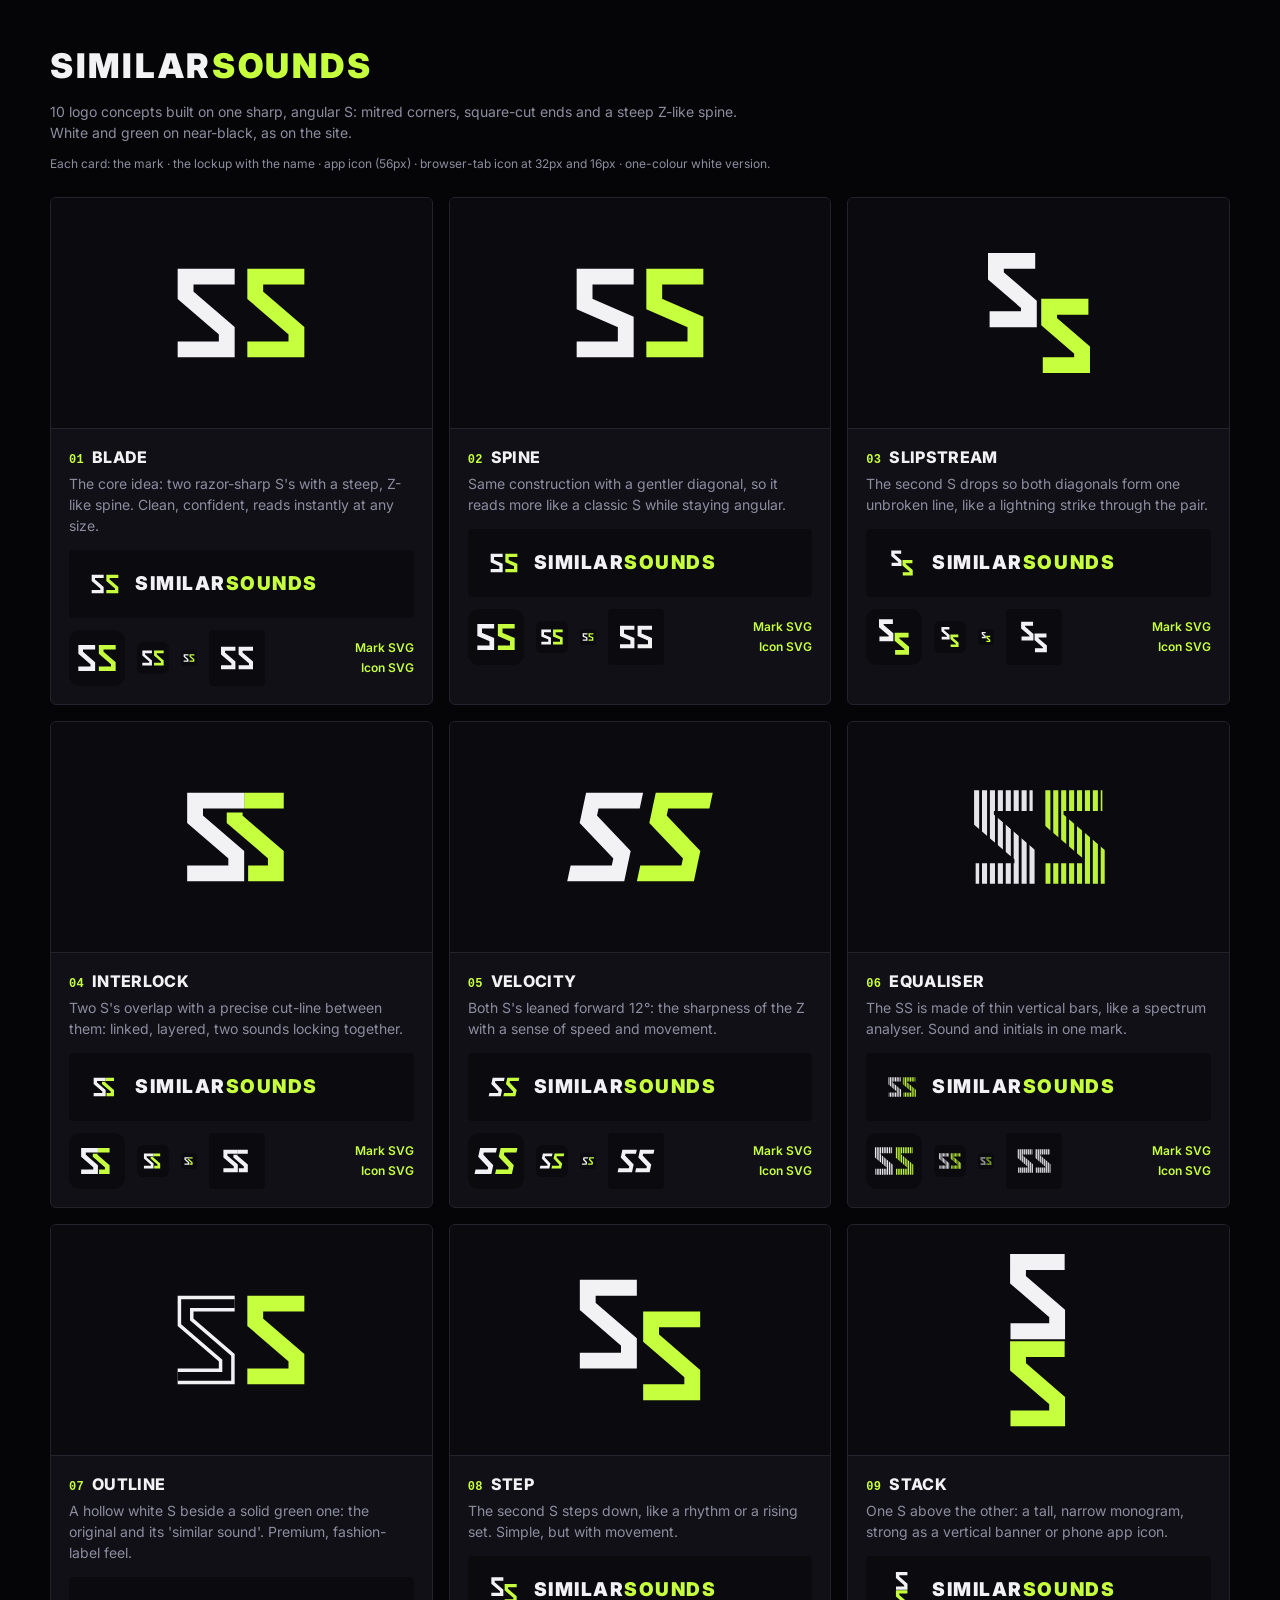
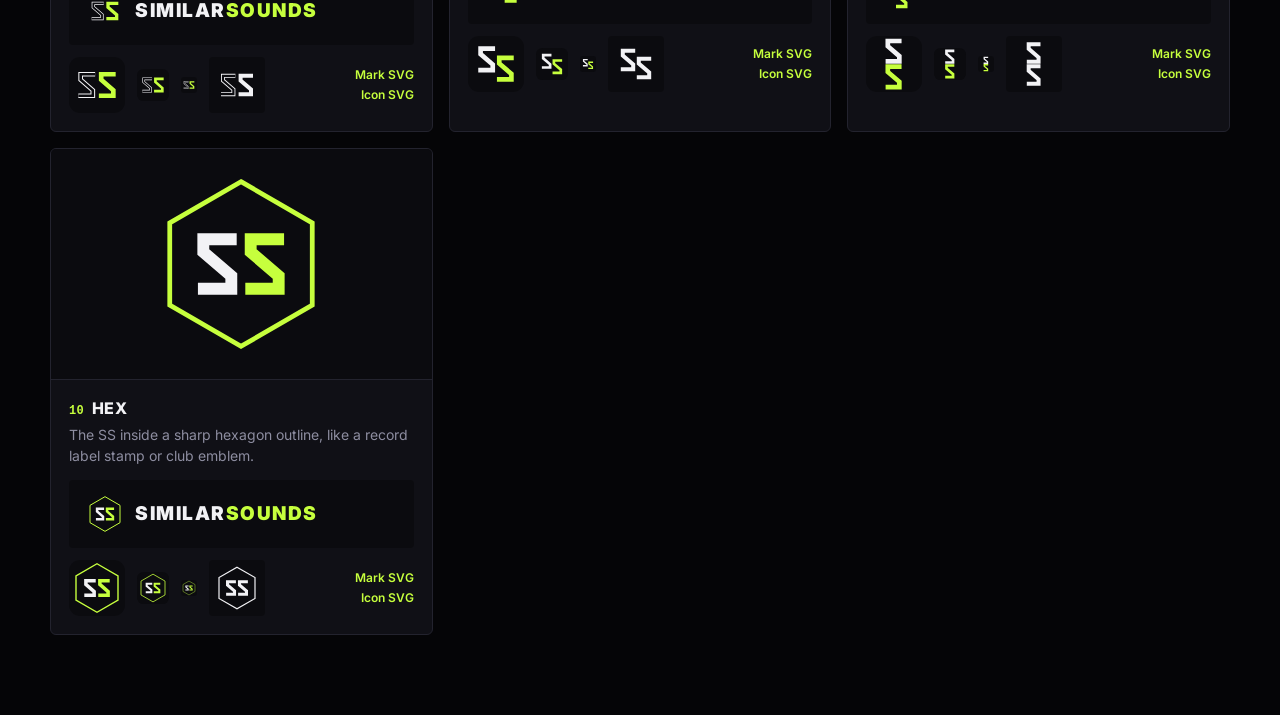
<file: brand/v2/logos.html>
<!doctype html>
<html lang="en"><head><meta charset="utf-8"><meta name="viewport" content="width=device-width, initial-scale=1">
<title>SimilarSounds logos</title>
<link href="https://fonts.googleapis.com/css2?family=Inter:wght@400;600;800;900&display=swap" rel="stylesheet">
<style>
  body { margin:0; background:#050507; color:#f2f2f5; font:15px/1.5 Inter,system-ui,sans-serif; }
  .wrap { max-width:1180px; margin:0 auto; padding:40px 16px 80px; }
  h1 { margin:0; }
  .sub { color:#8d8da0; margin:10px 0 30px; max-width:720px; }
  .wm { font-weight:900; letter-spacing:.08em; color:#f2f2f5; white-space:nowrap; }
  .wm b { color:#c6ff3d; font-weight:900; }
  .grid { display:grid; grid-template-columns:repeat(auto-fill,minmax(340px,1fr)); gap:16px; }
  .card { background:#101016; border:1px solid #23232e; border-radius:6px; overflow:hidden; }
  .hero { background:#0b0b0f; display:grid; place-items:center; height:230px; border-bottom:1px solid #23232e; }
  .hero svg { width:190px; height:190px; }
  .info { padding:16px 18px 18px; }
  .title { font-weight:800; font-size:16px; letter-spacing:.02em; text-transform:uppercase; }
  .n { color:#c6ff3d; font:700 12px ui-monospace,monospace; margin-right:8px; }
  p { color:#8d8da0; margin:4px 0 14px; font-size:14px; }
  .lockup { display:flex; align-items:center; gap:10px; background:#0b0b0f; border-radius:4px; padding:14px 16px; }
  .lk svg { width:40px; height:40px; display:block; }
  .row { display:flex; align-items:center; gap:12px; margin-top:12px; }
  .icon svg { width:56px; height:56px; display:block; }
  .fav.f32 svg { width:32px; height:32px; display:block; }
  .fav.f16 svg { width:16px; height:16px; display:block; }
  .mono { background:#0b0b0f; border-radius:4px; padding:4px; }
  .mono svg { width:48px; height:48px; display:block; }
  .dl { margin-left:auto; display:flex; flex-direction:column; gap:2px; text-align:right; font-size:12px; }
  .dl a { color:#c6ff3d; font-weight:600; text-decoration:none; }
  .legend { color:#8d8da0; font-size:12px; margin:-18px 0 24px; }
</style></head>
<body><div class="wrap">
  <h1><span class="wm" style="font-size:34px">SIMILAR<b>SOUNDS</b></span></h1>
  <p class="sub">10 logo concepts built on one sharp, angular S: mitred corners, square-cut ends and a steep Z-like spine.
    White and green on near-black, as on the site.</p>
  <p class="legend">Each card: the mark &middot; the lockup with the name &middot; app icon (56px) &middot; browser-tab icon at 32px and 16px &middot; one-colour white version.</p>
  <div class="grid">
    <article class="card">
      <div class="hero"><svg xmlns="http://www.w3.org/2000/svg" viewBox="0 0 120 120"><path d="M36.00 5.00 L5.00 5.00 L5.00 16.80 L31.00 39.20 L31.00 51.00 L0.00 51.00" transform="translate(20.00 32.00) scale(1.0)" fill="none" stroke="#f2f2f5" stroke-width="10.00" stroke-linejoin="miter" stroke-miterlimit="10" stroke-linecap="butt"/><path d="M36.00 5.00 L5.00 5.00 L5.00 16.80 L31.00 39.20 L31.00 51.00 L0.00 51.00" transform="translate(64.00 32.00) scale(1.0)" fill="none" stroke="#c6ff3d" stroke-width="10.00" stroke-linejoin="miter" stroke-miterlimit="10" stroke-linecap="butt"/></svg></div>
      <div class="info">
        <div class="title"><span class="n">01</span>Blade</div>
        <p>The core idea: two razor-sharp S's with a steep, Z-like spine. Clean, confident, reads instantly at any size.</p>
        <div class="lockup"><div class="lk"><svg xmlns="http://www.w3.org/2000/svg" viewBox="0 0 120 120"><path d="M36.00 5.00 L5.00 5.00 L5.00 16.80 L31.00 39.20 L31.00 51.00 L0.00 51.00" transform="translate(20.00 32.00) scale(1.0)" fill="none" stroke="#f2f2f5" stroke-width="10.00" stroke-linejoin="miter" stroke-miterlimit="10" stroke-linecap="butt"/><path d="M36.00 5.00 L5.00 5.00 L5.00 16.80 L31.00 39.20 L31.00 51.00 L0.00 51.00" transform="translate(64.00 32.00) scale(1.0)" fill="none" stroke="#c6ff3d" stroke-width="10.00" stroke-linejoin="miter" stroke-miterlimit="10" stroke-linecap="butt"/></svg></div><span class="wm" style="font-size:19px">SIMILAR<b>SOUNDS</b></span></div>
        <div class="row">
          <div class="icon"><svg xmlns="http://www.w3.org/2000/svg" viewBox="0 0 120 120"><rect width="120" height="120" rx="24" fill="#0b0b0f"/><path d="M36.00 5.00 L5.00 5.00 L5.00 16.80 L31.00 39.20 L31.00 51.00 L0.00 51.00" transform="translate(20.00 32.00) scale(1.0)" fill="none" stroke="#f2f2f5" stroke-width="10.00" stroke-linejoin="miter" stroke-miterlimit="10" stroke-linecap="butt"/><path d="M36.00 5.00 L5.00 5.00 L5.00 16.80 L31.00 39.20 L31.00 51.00 L0.00 51.00" transform="translate(64.00 32.00) scale(1.0)" fill="none" stroke="#c6ff3d" stroke-width="10.00" stroke-linejoin="miter" stroke-miterlimit="10" stroke-linecap="butt"/></svg></div>
          <div class="fav f32"><svg xmlns="http://www.w3.org/2000/svg" viewBox="0 0 120 120"><rect width="120" height="120" rx="24" fill="#0b0b0f"/><path d="M36.00 5.00 L5.00 5.00 L5.00 16.80 L31.00 39.20 L31.00 51.00 L0.00 51.00" transform="translate(20.00 32.00) scale(1.0)" fill="none" stroke="#f2f2f5" stroke-width="10.00" stroke-linejoin="miter" stroke-miterlimit="10" stroke-linecap="butt"/><path d="M36.00 5.00 L5.00 5.00 L5.00 16.80 L31.00 39.20 L31.00 51.00 L0.00 51.00" transform="translate(64.00 32.00) scale(1.0)" fill="none" stroke="#c6ff3d" stroke-width="10.00" stroke-linejoin="miter" stroke-miterlimit="10" stroke-linecap="butt"/></svg></div>
          <div class="fav f16"><svg xmlns="http://www.w3.org/2000/svg" viewBox="0 0 120 120"><rect width="120" height="120" rx="24" fill="#0b0b0f"/><path d="M36.00 5.00 L5.00 5.00 L5.00 16.80 L31.00 39.20 L31.00 51.00 L0.00 51.00" transform="translate(20.00 32.00) scale(1.0)" fill="none" stroke="#f2f2f5" stroke-width="10.00" stroke-linejoin="miter" stroke-miterlimit="10" stroke-linecap="butt"/><path d="M36.00 5.00 L5.00 5.00 L5.00 16.80 L31.00 39.20 L31.00 51.00 L0.00 51.00" transform="translate(64.00 32.00) scale(1.0)" fill="none" stroke="#c6ff3d" stroke-width="10.00" stroke-linejoin="miter" stroke-miterlimit="10" stroke-linecap="butt"/></svg></div>
          <div class="mono"><svg xmlns="http://www.w3.org/2000/svg" viewBox="0 0 120 120"><path d="M36.00 5.00 L5.00 5.00 L5.00 16.80 L31.00 39.20 L31.00 51.00 L0.00 51.00" transform="translate(20.00 32.00) scale(1.0)" fill="none" stroke="#f2f2f5" stroke-width="10.00" stroke-linejoin="miter" stroke-miterlimit="10" stroke-linecap="butt"/><path d="M36.00 5.00 L5.00 5.00 L5.00 16.80 L31.00 39.20 L31.00 51.00 L0.00 51.00" transform="translate(64.00 32.00) scale(1.0)" fill="none" stroke="#f2f2f5" stroke-width="10.00" stroke-linejoin="miter" stroke-miterlimit="10" stroke-linecap="butt"/></svg></div>
          <div class="dl"><a href="logo-01.svg" download>Mark SVG</a><a href="logo-01-icon.svg" download>Icon SVG</a></div>
        </div>
      </div>
    </article>
    <article class="card">
      <div class="hero"><svg xmlns="http://www.w3.org/2000/svg" viewBox="0 0 120 120"><path d="M36.00 5.00 L5.00 5.00 L5.00 22.40 L31.00 33.60 L31.00 51.00 L0.00 51.00" transform="translate(20.00 32.00) scale(1.0)" fill="none" stroke="#f2f2f5" stroke-width="10.00" stroke-linejoin="miter" stroke-miterlimit="10" stroke-linecap="butt"/><path d="M36.00 5.00 L5.00 5.00 L5.00 22.40 L31.00 33.60 L31.00 51.00 L0.00 51.00" transform="translate(64.00 32.00) scale(1.0)" fill="none" stroke="#c6ff3d" stroke-width="10.00" stroke-linejoin="miter" stroke-miterlimit="10" stroke-linecap="butt"/></svg></div>
      <div class="info">
        <div class="title"><span class="n">02</span>Spine</div>
        <p>Same construction with a gentler diagonal, so it reads more like a classic S while staying angular.</p>
        <div class="lockup"><div class="lk"><svg xmlns="http://www.w3.org/2000/svg" viewBox="0 0 120 120"><path d="M36.00 5.00 L5.00 5.00 L5.00 22.40 L31.00 33.60 L31.00 51.00 L0.00 51.00" transform="translate(20.00 32.00) scale(1.0)" fill="none" stroke="#f2f2f5" stroke-width="10.00" stroke-linejoin="miter" stroke-miterlimit="10" stroke-linecap="butt"/><path d="M36.00 5.00 L5.00 5.00 L5.00 22.40 L31.00 33.60 L31.00 51.00 L0.00 51.00" transform="translate(64.00 32.00) scale(1.0)" fill="none" stroke="#c6ff3d" stroke-width="10.00" stroke-linejoin="miter" stroke-miterlimit="10" stroke-linecap="butt"/></svg></div><span class="wm" style="font-size:19px">SIMILAR<b>SOUNDS</b></span></div>
        <div class="row">
          <div class="icon"><svg xmlns="http://www.w3.org/2000/svg" viewBox="0 0 120 120"><rect width="120" height="120" rx="24" fill="#0b0b0f"/><path d="M36.00 5.00 L5.00 5.00 L5.00 22.40 L31.00 33.60 L31.00 51.00 L0.00 51.00" transform="translate(20.00 32.00) scale(1.0)" fill="none" stroke="#f2f2f5" stroke-width="10.00" stroke-linejoin="miter" stroke-miterlimit="10" stroke-linecap="butt"/><path d="M36.00 5.00 L5.00 5.00 L5.00 22.40 L31.00 33.60 L31.00 51.00 L0.00 51.00" transform="translate(64.00 32.00) scale(1.0)" fill="none" stroke="#c6ff3d" stroke-width="10.00" stroke-linejoin="miter" stroke-miterlimit="10" stroke-linecap="butt"/></svg></div>
          <div class="fav f32"><svg xmlns="http://www.w3.org/2000/svg" viewBox="0 0 120 120"><rect width="120" height="120" rx="24" fill="#0b0b0f"/><path d="M36.00 5.00 L5.00 5.00 L5.00 22.40 L31.00 33.60 L31.00 51.00 L0.00 51.00" transform="translate(20.00 32.00) scale(1.0)" fill="none" stroke="#f2f2f5" stroke-width="10.00" stroke-linejoin="miter" stroke-miterlimit="10" stroke-linecap="butt"/><path d="M36.00 5.00 L5.00 5.00 L5.00 22.40 L31.00 33.60 L31.00 51.00 L0.00 51.00" transform="translate(64.00 32.00) scale(1.0)" fill="none" stroke="#c6ff3d" stroke-width="10.00" stroke-linejoin="miter" stroke-miterlimit="10" stroke-linecap="butt"/></svg></div>
          <div class="fav f16"><svg xmlns="http://www.w3.org/2000/svg" viewBox="0 0 120 120"><rect width="120" height="120" rx="24" fill="#0b0b0f"/><path d="M36.00 5.00 L5.00 5.00 L5.00 22.40 L31.00 33.60 L31.00 51.00 L0.00 51.00" transform="translate(20.00 32.00) scale(1.0)" fill="none" stroke="#f2f2f5" stroke-width="10.00" stroke-linejoin="miter" stroke-miterlimit="10" stroke-linecap="butt"/><path d="M36.00 5.00 L5.00 5.00 L5.00 22.40 L31.00 33.60 L31.00 51.00 L0.00 51.00" transform="translate(64.00 32.00) scale(1.0)" fill="none" stroke="#c6ff3d" stroke-width="10.00" stroke-linejoin="miter" stroke-miterlimit="10" stroke-linecap="butt"/></svg></div>
          <div class="mono"><svg xmlns="http://www.w3.org/2000/svg" viewBox="0 0 120 120"><path d="M36.00 5.00 L5.00 5.00 L5.00 22.40 L31.00 33.60 L31.00 51.00 L0.00 51.00" transform="translate(20.00 32.00) scale(1.0)" fill="none" stroke="#f2f2f5" stroke-width="10.00" stroke-linejoin="miter" stroke-miterlimit="10" stroke-linecap="butt"/><path d="M36.00 5.00 L5.00 5.00 L5.00 22.40 L31.00 33.60 L31.00 51.00 L0.00 51.00" transform="translate(64.00 32.00) scale(1.0)" fill="none" stroke="#f2f2f5" stroke-width="10.00" stroke-linejoin="miter" stroke-miterlimit="10" stroke-linecap="butt"/></svg></div>
          <div class="dl"><a href="logo-02.svg" download>Mark SVG</a><a href="logo-02-icon.svg" download>Icon SVG</a></div>
        </div>
      </div>
    </article>
    <article class="card">
      <div class="hero"><svg xmlns="http://www.w3.org/2000/svg" viewBox="0 0 120 120"><path d="M36.00 5.00 L5.00 5.00 L5.00 16.80 L31.00 39.20 L31.00 51.00 L0.00 51.00" transform="translate(28.80 23.13) scale(0.8)" fill="none" stroke="#f2f2f5" stroke-width="12.50" stroke-linejoin="miter" stroke-miterlimit="10" stroke-linecap="butt"/><path d="M36.00 5.00 L5.00 5.00 L5.00 16.80 L31.00 39.20 L31.00 51.00 L0.00 51.00" transform="translate(62.40 52.07) scale(0.8)" fill="none" stroke="#c6ff3d" stroke-width="12.50" stroke-linejoin="miter" stroke-miterlimit="10" stroke-linecap="butt"/></svg></div>
      <div class="info">
        <div class="title"><span class="n">03</span>Slipstream</div>
        <p>The second S drops so both diagonals form one unbroken line, like a lightning strike through the pair.</p>
        <div class="lockup"><div class="lk"><svg xmlns="http://www.w3.org/2000/svg" viewBox="0 0 120 120"><path d="M36.00 5.00 L5.00 5.00 L5.00 16.80 L31.00 39.20 L31.00 51.00 L0.00 51.00" transform="translate(28.80 23.13) scale(0.8)" fill="none" stroke="#f2f2f5" stroke-width="12.50" stroke-linejoin="miter" stroke-miterlimit="10" stroke-linecap="butt"/><path d="M36.00 5.00 L5.00 5.00 L5.00 16.80 L31.00 39.20 L31.00 51.00 L0.00 51.00" transform="translate(62.40 52.07) scale(0.8)" fill="none" stroke="#c6ff3d" stroke-width="12.50" stroke-linejoin="miter" stroke-miterlimit="10" stroke-linecap="butt"/></svg></div><span class="wm" style="font-size:19px">SIMILAR<b>SOUNDS</b></span></div>
        <div class="row">
          <div class="icon"><svg xmlns="http://www.w3.org/2000/svg" viewBox="0 0 120 120"><rect width="120" height="120" rx="24" fill="#0b0b0f"/><path d="M36.00 5.00 L5.00 5.00 L5.00 16.80 L31.00 39.20 L31.00 51.00 L0.00 51.00" transform="translate(28.80 23.13) scale(0.8)" fill="none" stroke="#f2f2f5" stroke-width="12.50" stroke-linejoin="miter" stroke-miterlimit="10" stroke-linecap="butt"/><path d="M36.00 5.00 L5.00 5.00 L5.00 16.80 L31.00 39.20 L31.00 51.00 L0.00 51.00" transform="translate(62.40 52.07) scale(0.8)" fill="none" stroke="#c6ff3d" stroke-width="12.50" stroke-linejoin="miter" stroke-miterlimit="10" stroke-linecap="butt"/></svg></div>
          <div class="fav f32"><svg xmlns="http://www.w3.org/2000/svg" viewBox="0 0 120 120"><rect width="120" height="120" rx="24" fill="#0b0b0f"/><path d="M36.00 5.00 L5.00 5.00 L5.00 16.80 L31.00 39.20 L31.00 51.00 L0.00 51.00" transform="translate(28.80 23.13) scale(0.8)" fill="none" stroke="#f2f2f5" stroke-width="12.50" stroke-linejoin="miter" stroke-miterlimit="10" stroke-linecap="butt"/><path d="M36.00 5.00 L5.00 5.00 L5.00 16.80 L31.00 39.20 L31.00 51.00 L0.00 51.00" transform="translate(62.40 52.07) scale(0.8)" fill="none" stroke="#c6ff3d" stroke-width="12.50" stroke-linejoin="miter" stroke-miterlimit="10" stroke-linecap="butt"/></svg></div>
          <div class="fav f16"><svg xmlns="http://www.w3.org/2000/svg" viewBox="0 0 120 120"><rect width="120" height="120" rx="24" fill="#0b0b0f"/><path d="M36.00 5.00 L5.00 5.00 L5.00 16.80 L31.00 39.20 L31.00 51.00 L0.00 51.00" transform="translate(28.80 23.13) scale(0.8)" fill="none" stroke="#f2f2f5" stroke-width="12.50" stroke-linejoin="miter" stroke-miterlimit="10" stroke-linecap="butt"/><path d="M36.00 5.00 L5.00 5.00 L5.00 16.80 L31.00 39.20 L31.00 51.00 L0.00 51.00" transform="translate(62.40 52.07) scale(0.8)" fill="none" stroke="#c6ff3d" stroke-width="12.50" stroke-linejoin="miter" stroke-miterlimit="10" stroke-linecap="butt"/></svg></div>
          <div class="mono"><svg xmlns="http://www.w3.org/2000/svg" viewBox="0 0 120 120"><path d="M36.00 5.00 L5.00 5.00 L5.00 16.80 L31.00 39.20 L31.00 51.00 L0.00 51.00" transform="translate(28.80 23.13) scale(0.8)" fill="none" stroke="#f2f2f5" stroke-width="12.50" stroke-linejoin="miter" stroke-miterlimit="10" stroke-linecap="butt"/><path d="M36.00 5.00 L5.00 5.00 L5.00 16.80 L31.00 39.20 L31.00 51.00 L0.00 51.00" transform="translate(62.40 52.07) scale(0.8)" fill="none" stroke="#f2f2f5" stroke-width="12.50" stroke-linejoin="miter" stroke-miterlimit="10" stroke-linecap="butt"/></svg></div>
          <div class="dl"><a href="logo-03.svg" download>Mark SVG</a><a href="logo-03-icon.svg" download>Icon SVG</a></div>
        </div>
      </div>
    </article>
    <article class="card">
      <div class="hero"><svg xmlns="http://www.w3.org/2000/svg" viewBox="0 0 120 120"><path d="M36.00 5.00 L5.00 5.00 L5.00 16.80 L31.00 39.20 L31.00 51.00 L0.00 51.00" transform="translate(51.00 32.00) scale(1.0)" fill="none" stroke="#c6ff3d" stroke-width="10.00" stroke-linejoin="miter" stroke-miterlimit="10" stroke-linecap="butt"/><path d="M36.00 5.00 L5.00 5.00 L5.00 16.80 L31.00 39.20 L31.00 51.00 L0.00 51.00" transform="translate(26.00 32.00) scale(1.0)" fill="none" stroke="#0b0b0f" stroke-width="15.00" stroke-linejoin="miter" stroke-miterlimit="10" stroke-linecap="butt"/><path d="M36.00 5.00 L5.00 5.00 L5.00 16.80 L31.00 39.20 L31.00 51.00 L0.00 51.00" transform="translate(26.00 32.00) scale(1.0)" fill="none" stroke="#f2f2f5" stroke-width="10.00" stroke-linejoin="miter" stroke-miterlimit="10" stroke-linecap="butt"/></svg></div>
      <div class="info">
        <div class="title"><span class="n">04</span>Interlock</div>
        <p>Two S's overlap with a precise cut-line between them: linked, layered, two sounds locking together.</p>
        <div class="lockup"><div class="lk"><svg xmlns="http://www.w3.org/2000/svg" viewBox="0 0 120 120"><path d="M36.00 5.00 L5.00 5.00 L5.00 16.80 L31.00 39.20 L31.00 51.00 L0.00 51.00" transform="translate(51.00 32.00) scale(1.0)" fill="none" stroke="#c6ff3d" stroke-width="10.00" stroke-linejoin="miter" stroke-miterlimit="10" stroke-linecap="butt"/><path d="M36.00 5.00 L5.00 5.00 L5.00 16.80 L31.00 39.20 L31.00 51.00 L0.00 51.00" transform="translate(26.00 32.00) scale(1.0)" fill="none" stroke="#0b0b0f" stroke-width="15.00" stroke-linejoin="miter" stroke-miterlimit="10" stroke-linecap="butt"/><path d="M36.00 5.00 L5.00 5.00 L5.00 16.80 L31.00 39.20 L31.00 51.00 L0.00 51.00" transform="translate(26.00 32.00) scale(1.0)" fill="none" stroke="#f2f2f5" stroke-width="10.00" stroke-linejoin="miter" stroke-miterlimit="10" stroke-linecap="butt"/></svg></div><span class="wm" style="font-size:19px">SIMILAR<b>SOUNDS</b></span></div>
        <div class="row">
          <div class="icon"><svg xmlns="http://www.w3.org/2000/svg" viewBox="0 0 120 120"><rect width="120" height="120" rx="24" fill="#0b0b0f"/><path d="M36.00 5.00 L5.00 5.00 L5.00 16.80 L31.00 39.20 L31.00 51.00 L0.00 51.00" transform="translate(51.00 32.00) scale(1.0)" fill="none" stroke="#c6ff3d" stroke-width="10.00" stroke-linejoin="miter" stroke-miterlimit="10" stroke-linecap="butt"/><path d="M36.00 5.00 L5.00 5.00 L5.00 16.80 L31.00 39.20 L31.00 51.00 L0.00 51.00" transform="translate(26.00 32.00) scale(1.0)" fill="none" stroke="#0b0b0f" stroke-width="15.00" stroke-linejoin="miter" stroke-miterlimit="10" stroke-linecap="butt"/><path d="M36.00 5.00 L5.00 5.00 L5.00 16.80 L31.00 39.20 L31.00 51.00 L0.00 51.00" transform="translate(26.00 32.00) scale(1.0)" fill="none" stroke="#f2f2f5" stroke-width="10.00" stroke-linejoin="miter" stroke-miterlimit="10" stroke-linecap="butt"/></svg></div>
          <div class="fav f32"><svg xmlns="http://www.w3.org/2000/svg" viewBox="0 0 120 120"><rect width="120" height="120" rx="24" fill="#0b0b0f"/><path d="M36.00 5.00 L5.00 5.00 L5.00 16.80 L31.00 39.20 L31.00 51.00 L0.00 51.00" transform="translate(51.00 32.00) scale(1.0)" fill="none" stroke="#c6ff3d" stroke-width="10.00" stroke-linejoin="miter" stroke-miterlimit="10" stroke-linecap="butt"/><path d="M36.00 5.00 L5.00 5.00 L5.00 16.80 L31.00 39.20 L31.00 51.00 L0.00 51.00" transform="translate(26.00 32.00) scale(1.0)" fill="none" stroke="#0b0b0f" stroke-width="15.00" stroke-linejoin="miter" stroke-miterlimit="10" stroke-linecap="butt"/><path d="M36.00 5.00 L5.00 5.00 L5.00 16.80 L31.00 39.20 L31.00 51.00 L0.00 51.00" transform="translate(26.00 32.00) scale(1.0)" fill="none" stroke="#f2f2f5" stroke-width="10.00" stroke-linejoin="miter" stroke-miterlimit="10" stroke-linecap="butt"/></svg></div>
          <div class="fav f16"><svg xmlns="http://www.w3.org/2000/svg" viewBox="0 0 120 120"><rect width="120" height="120" rx="24" fill="#0b0b0f"/><path d="M36.00 5.00 L5.00 5.00 L5.00 16.80 L31.00 39.20 L31.00 51.00 L0.00 51.00" transform="translate(51.00 32.00) scale(1.0)" fill="none" stroke="#c6ff3d" stroke-width="10.00" stroke-linejoin="miter" stroke-miterlimit="10" stroke-linecap="butt"/><path d="M36.00 5.00 L5.00 5.00 L5.00 16.80 L31.00 39.20 L31.00 51.00 L0.00 51.00" transform="translate(26.00 32.00) scale(1.0)" fill="none" stroke="#0b0b0f" stroke-width="15.00" stroke-linejoin="miter" stroke-miterlimit="10" stroke-linecap="butt"/><path d="M36.00 5.00 L5.00 5.00 L5.00 16.80 L31.00 39.20 L31.00 51.00 L0.00 51.00" transform="translate(26.00 32.00) scale(1.0)" fill="none" stroke="#f2f2f5" stroke-width="10.00" stroke-linejoin="miter" stroke-miterlimit="10" stroke-linecap="butt"/></svg></div>
          <div class="mono"><svg xmlns="http://www.w3.org/2000/svg" viewBox="0 0 120 120"><path d="M36.00 5.00 L5.00 5.00 L5.00 16.80 L31.00 39.20 L31.00 51.00 L0.00 51.00" transform="translate(51.00 32.00) scale(1.0)" fill="none" stroke="#f2f2f5" stroke-width="10.00" stroke-linejoin="miter" stroke-miterlimit="10" stroke-linecap="butt"/><path d="M36.00 5.00 L5.00 5.00 L5.00 16.80 L31.00 39.20 L31.00 51.00 L0.00 51.00" transform="translate(26.00 32.00) scale(1.0)" fill="none" stroke="#0b0b0f" stroke-width="15.00" stroke-linejoin="miter" stroke-miterlimit="10" stroke-linecap="butt"/><path d="M36.00 5.00 L5.00 5.00 L5.00 16.80 L31.00 39.20 L31.00 51.00 L0.00 51.00" transform="translate(26.00 32.00) scale(1.0)" fill="none" stroke="#f2f2f5" stroke-width="10.00" stroke-linejoin="miter" stroke-miterlimit="10" stroke-linecap="butt"/></svg></div>
          <div class="dl"><a href="logo-04.svg" download>Mark SVG</a><a href="logo-04-icon.svg" download>Icon SVG</a></div>
        </div>
      </div>
    </article>
    <article class="card">
      <div class="hero"><svg xmlns="http://www.w3.org/2000/svg" viewBox="0 0 120 120"><g transform="translate(60 60) skewX(-12) translate(-60 -60)"><path d="M36.00 5.00 L5.00 5.00 L5.00 16.80 L31.00 39.20 L31.00 51.00 L0.00 51.00" transform="translate(20.00 32.00) scale(1.0)" fill="none" stroke="#f2f2f5" stroke-width="10.00" stroke-linejoin="miter" stroke-miterlimit="10" stroke-linecap="butt"/><path d="M36.00 5.00 L5.00 5.00 L5.00 16.80 L31.00 39.20 L31.00 51.00 L0.00 51.00" transform="translate(64.00 32.00) scale(1.0)" fill="none" stroke="#c6ff3d" stroke-width="10.00" stroke-linejoin="miter" stroke-miterlimit="10" stroke-linecap="butt"/></g></svg></div>
      <div class="info">
        <div class="title"><span class="n">05</span>Velocity</div>
        <p>Both S's leaned forward 12°: the sharpness of the Z with a sense of speed and movement.</p>
        <div class="lockup"><div class="lk"><svg xmlns="http://www.w3.org/2000/svg" viewBox="0 0 120 120"><g transform="translate(60 60) skewX(-12) translate(-60 -60)"><path d="M36.00 5.00 L5.00 5.00 L5.00 16.80 L31.00 39.20 L31.00 51.00 L0.00 51.00" transform="translate(20.00 32.00) scale(1.0)" fill="none" stroke="#f2f2f5" stroke-width="10.00" stroke-linejoin="miter" stroke-miterlimit="10" stroke-linecap="butt"/><path d="M36.00 5.00 L5.00 5.00 L5.00 16.80 L31.00 39.20 L31.00 51.00 L0.00 51.00" transform="translate(64.00 32.00) scale(1.0)" fill="none" stroke="#c6ff3d" stroke-width="10.00" stroke-linejoin="miter" stroke-miterlimit="10" stroke-linecap="butt"/></g></svg></div><span class="wm" style="font-size:19px">SIMILAR<b>SOUNDS</b></span></div>
        <div class="row">
          <div class="icon"><svg xmlns="http://www.w3.org/2000/svg" viewBox="0 0 120 120"><rect width="120" height="120" rx="24" fill="#0b0b0f"/><g transform="translate(60 60) skewX(-12) translate(-60 -60)"><path d="M36.00 5.00 L5.00 5.00 L5.00 16.80 L31.00 39.20 L31.00 51.00 L0.00 51.00" transform="translate(20.00 32.00) scale(1.0)" fill="none" stroke="#f2f2f5" stroke-width="10.00" stroke-linejoin="miter" stroke-miterlimit="10" stroke-linecap="butt"/><path d="M36.00 5.00 L5.00 5.00 L5.00 16.80 L31.00 39.20 L31.00 51.00 L0.00 51.00" transform="translate(64.00 32.00) scale(1.0)" fill="none" stroke="#c6ff3d" stroke-width="10.00" stroke-linejoin="miter" stroke-miterlimit="10" stroke-linecap="butt"/></g></svg></div>
          <div class="fav f32"><svg xmlns="http://www.w3.org/2000/svg" viewBox="0 0 120 120"><rect width="120" height="120" rx="24" fill="#0b0b0f"/><g transform="translate(60 60) skewX(-12) translate(-60 -60)"><path d="M36.00 5.00 L5.00 5.00 L5.00 16.80 L31.00 39.20 L31.00 51.00 L0.00 51.00" transform="translate(20.00 32.00) scale(1.0)" fill="none" stroke="#f2f2f5" stroke-width="10.00" stroke-linejoin="miter" stroke-miterlimit="10" stroke-linecap="butt"/><path d="M36.00 5.00 L5.00 5.00 L5.00 16.80 L31.00 39.20 L31.00 51.00 L0.00 51.00" transform="translate(64.00 32.00) scale(1.0)" fill="none" stroke="#c6ff3d" stroke-width="10.00" stroke-linejoin="miter" stroke-miterlimit="10" stroke-linecap="butt"/></g></svg></div>
          <div class="fav f16"><svg xmlns="http://www.w3.org/2000/svg" viewBox="0 0 120 120"><rect width="120" height="120" rx="24" fill="#0b0b0f"/><g transform="translate(60 60) skewX(-12) translate(-60 -60)"><path d="M36.00 5.00 L5.00 5.00 L5.00 16.80 L31.00 39.20 L31.00 51.00 L0.00 51.00" transform="translate(20.00 32.00) scale(1.0)" fill="none" stroke="#f2f2f5" stroke-width="10.00" stroke-linejoin="miter" stroke-miterlimit="10" stroke-linecap="butt"/><path d="M36.00 5.00 L5.00 5.00 L5.00 16.80 L31.00 39.20 L31.00 51.00 L0.00 51.00" transform="translate(64.00 32.00) scale(1.0)" fill="none" stroke="#c6ff3d" stroke-width="10.00" stroke-linejoin="miter" stroke-miterlimit="10" stroke-linecap="butt"/></g></svg></div>
          <div class="mono"><svg xmlns="http://www.w3.org/2000/svg" viewBox="0 0 120 120"><g transform="translate(60 60) skewX(-12) translate(-60 -60)"><path d="M36.00 5.00 L5.00 5.00 L5.00 16.80 L31.00 39.20 L31.00 51.00 L0.00 51.00" transform="translate(20.00 32.00) scale(1.0)" fill="none" stroke="#f2f2f5" stroke-width="10.00" stroke-linejoin="miter" stroke-miterlimit="10" stroke-linecap="butt"/><path d="M36.00 5.00 L5.00 5.00 L5.00 16.80 L31.00 39.20 L31.00 51.00 L0.00 51.00" transform="translate(64.00 32.00) scale(1.0)" fill="none" stroke="#f2f2f5" stroke-width="10.00" stroke-linejoin="miter" stroke-miterlimit="10" stroke-linecap="butt"/></g></svg></div>
          <div class="dl"><a href="logo-05.svg" download>Mark SVG</a><a href="logo-05-icon.svg" download>Icon SVG</a></div>
        </div>
      </div>
    </article>
    <article class="card">
      <div class="hero"><svg xmlns="http://www.w3.org/2000/svg" viewBox="0 0 120 120"><defs><mask id="eq"><rect width="120" height="120" fill="black"/><path d="M36.00 5.00 L5.00 5.00 L5.00 16.80 L31.00 39.20 L31.00 51.00 L0.00 51.00" transform="translate(20.00 32.00) scale(1.0)" fill="none" stroke="#f2f2f5" stroke-width="13.00" stroke-linejoin="miter" stroke-miterlimit="10" stroke-linecap="butt"/><path d="M36.00 5.00 L5.00 5.00 L5.00 16.80 L31.00 39.20 L31.00 51.00 L0.00 51.00" transform="translate(64.00 32.00) scale(1.0)" fill="none" stroke="#f2f2f5" stroke-width="13.00" stroke-linejoin="miter" stroke-miterlimit="10" stroke-linecap="butt"/></mask></defs><g mask="url(#eq)"><rect x="14" y="0" width="3.2" height="120" fill="#f2f2f5"/><rect x="19" y="0" width="3.2" height="120" fill="#f2f2f5"/><rect x="24" y="0" width="3.2" height="120" fill="#f2f2f5"/><rect x="29" y="0" width="3.2" height="120" fill="#f2f2f5"/><rect x="34" y="0" width="3.2" height="120" fill="#f2f2f5"/><rect x="39" y="0" width="3.2" height="120" fill="#f2f2f5"/><rect x="44" y="0" width="3.2" height="120" fill="#f2f2f5"/><rect x="49" y="0" width="3.2" height="120" fill="#f2f2f5"/><rect x="54" y="0" width="3.2" height="120" fill="#f2f2f5"/><rect x="59" y="0" width="3.2" height="120" fill="#f2f2f5"/><rect x="64" y="0" width="3.2" height="120" fill="#c6ff3d"/><rect x="69" y="0" width="3.2" height="120" fill="#c6ff3d"/><rect x="74" y="0" width="3.2" height="120" fill="#c6ff3d"/><rect x="79" y="0" width="3.2" height="120" fill="#c6ff3d"/><rect x="84" y="0" width="3.2" height="120" fill="#c6ff3d"/><rect x="89" y="0" width="3.2" height="120" fill="#c6ff3d"/><rect x="94" y="0" width="3.2" height="120" fill="#c6ff3d"/><rect x="99" y="0" width="3.2" height="120" fill="#c6ff3d"/><rect x="104" y="0" width="3.2" height="120" fill="#c6ff3d"/></g></svg></div>
      <div class="info">
        <div class="title"><span class="n">06</span>Equaliser</div>
        <p>The SS is made of thin vertical bars, like a spectrum analyser. Sound and initials in one mark.</p>
        <div class="lockup"><div class="lk"><svg xmlns="http://www.w3.org/2000/svg" viewBox="0 0 120 120"><defs><mask id="eq"><rect width="120" height="120" fill="black"/><path d="M36.00 5.00 L5.00 5.00 L5.00 16.80 L31.00 39.20 L31.00 51.00 L0.00 51.00" transform="translate(20.00 32.00) scale(1.0)" fill="none" stroke="#f2f2f5" stroke-width="13.00" stroke-linejoin="miter" stroke-miterlimit="10" stroke-linecap="butt"/><path d="M36.00 5.00 L5.00 5.00 L5.00 16.80 L31.00 39.20 L31.00 51.00 L0.00 51.00" transform="translate(64.00 32.00) scale(1.0)" fill="none" stroke="#f2f2f5" stroke-width="13.00" stroke-linejoin="miter" stroke-miterlimit="10" stroke-linecap="butt"/></mask></defs><g mask="url(#eq)"><rect x="14" y="0" width="3.2" height="120" fill="#f2f2f5"/><rect x="19" y="0" width="3.2" height="120" fill="#f2f2f5"/><rect x="24" y="0" width="3.2" height="120" fill="#f2f2f5"/><rect x="29" y="0" width="3.2" height="120" fill="#f2f2f5"/><rect x="34" y="0" width="3.2" height="120" fill="#f2f2f5"/><rect x="39" y="0" width="3.2" height="120" fill="#f2f2f5"/><rect x="44" y="0" width="3.2" height="120" fill="#f2f2f5"/><rect x="49" y="0" width="3.2" height="120" fill="#f2f2f5"/><rect x="54" y="0" width="3.2" height="120" fill="#f2f2f5"/><rect x="59" y="0" width="3.2" height="120" fill="#f2f2f5"/><rect x="64" y="0" width="3.2" height="120" fill="#c6ff3d"/><rect x="69" y="0" width="3.2" height="120" fill="#c6ff3d"/><rect x="74" y="0" width="3.2" height="120" fill="#c6ff3d"/><rect x="79" y="0" width="3.2" height="120" fill="#c6ff3d"/><rect x="84" y="0" width="3.2" height="120" fill="#c6ff3d"/><rect x="89" y="0" width="3.2" height="120" fill="#c6ff3d"/><rect x="94" y="0" width="3.2" height="120" fill="#c6ff3d"/><rect x="99" y="0" width="3.2" height="120" fill="#c6ff3d"/><rect x="104" y="0" width="3.2" height="120" fill="#c6ff3d"/></g></svg></div><span class="wm" style="font-size:19px">SIMILAR<b>SOUNDS</b></span></div>
        <div class="row">
          <div class="icon"><svg xmlns="http://www.w3.org/2000/svg" viewBox="0 0 120 120"><rect width="120" height="120" rx="24" fill="#0b0b0f"/><defs><mask id="eq"><rect width="120" height="120" fill="black"/><path d="M36.00 5.00 L5.00 5.00 L5.00 16.80 L31.00 39.20 L31.00 51.00 L0.00 51.00" transform="translate(20.00 32.00) scale(1.0)" fill="none" stroke="#f2f2f5" stroke-width="13.00" stroke-linejoin="miter" stroke-miterlimit="10" stroke-linecap="butt"/><path d="M36.00 5.00 L5.00 5.00 L5.00 16.80 L31.00 39.20 L31.00 51.00 L0.00 51.00" transform="translate(64.00 32.00) scale(1.0)" fill="none" stroke="#f2f2f5" stroke-width="13.00" stroke-linejoin="miter" stroke-miterlimit="10" stroke-linecap="butt"/></mask></defs><g mask="url(#eq)"><rect x="14" y="0" width="3.2" height="120" fill="#f2f2f5"/><rect x="19" y="0" width="3.2" height="120" fill="#f2f2f5"/><rect x="24" y="0" width="3.2" height="120" fill="#f2f2f5"/><rect x="29" y="0" width="3.2" height="120" fill="#f2f2f5"/><rect x="34" y="0" width="3.2" height="120" fill="#f2f2f5"/><rect x="39" y="0" width="3.2" height="120" fill="#f2f2f5"/><rect x="44" y="0" width="3.2" height="120" fill="#f2f2f5"/><rect x="49" y="0" width="3.2" height="120" fill="#f2f2f5"/><rect x="54" y="0" width="3.2" height="120" fill="#f2f2f5"/><rect x="59" y="0" width="3.2" height="120" fill="#f2f2f5"/><rect x="64" y="0" width="3.2" height="120" fill="#c6ff3d"/><rect x="69" y="0" width="3.2" height="120" fill="#c6ff3d"/><rect x="74" y="0" width="3.2" height="120" fill="#c6ff3d"/><rect x="79" y="0" width="3.2" height="120" fill="#c6ff3d"/><rect x="84" y="0" width="3.2" height="120" fill="#c6ff3d"/><rect x="89" y="0" width="3.2" height="120" fill="#c6ff3d"/><rect x="94" y="0" width="3.2" height="120" fill="#c6ff3d"/><rect x="99" y="0" width="3.2" height="120" fill="#c6ff3d"/><rect x="104" y="0" width="3.2" height="120" fill="#c6ff3d"/></g></svg></div>
          <div class="fav f32"><svg xmlns="http://www.w3.org/2000/svg" viewBox="0 0 120 120"><rect width="120" height="120" rx="24" fill="#0b0b0f"/><defs><mask id="eq"><rect width="120" height="120" fill="black"/><path d="M36.00 5.00 L5.00 5.00 L5.00 16.80 L31.00 39.20 L31.00 51.00 L0.00 51.00" transform="translate(20.00 32.00) scale(1.0)" fill="none" stroke="#f2f2f5" stroke-width="13.00" stroke-linejoin="miter" stroke-miterlimit="10" stroke-linecap="butt"/><path d="M36.00 5.00 L5.00 5.00 L5.00 16.80 L31.00 39.20 L31.00 51.00 L0.00 51.00" transform="translate(64.00 32.00) scale(1.0)" fill="none" stroke="#f2f2f5" stroke-width="13.00" stroke-linejoin="miter" stroke-miterlimit="10" stroke-linecap="butt"/></mask></defs><g mask="url(#eq)"><rect x="14" y="0" width="3.2" height="120" fill="#f2f2f5"/><rect x="19" y="0" width="3.2" height="120" fill="#f2f2f5"/><rect x="24" y="0" width="3.2" height="120" fill="#f2f2f5"/><rect x="29" y="0" width="3.2" height="120" fill="#f2f2f5"/><rect x="34" y="0" width="3.2" height="120" fill="#f2f2f5"/><rect x="39" y="0" width="3.2" height="120" fill="#f2f2f5"/><rect x="44" y="0" width="3.2" height="120" fill="#f2f2f5"/><rect x="49" y="0" width="3.2" height="120" fill="#f2f2f5"/><rect x="54" y="0" width="3.2" height="120" fill="#f2f2f5"/><rect x="59" y="0" width="3.2" height="120" fill="#f2f2f5"/><rect x="64" y="0" width="3.2" height="120" fill="#c6ff3d"/><rect x="69" y="0" width="3.2" height="120" fill="#c6ff3d"/><rect x="74" y="0" width="3.2" height="120" fill="#c6ff3d"/><rect x="79" y="0" width="3.2" height="120" fill="#c6ff3d"/><rect x="84" y="0" width="3.2" height="120" fill="#c6ff3d"/><rect x="89" y="0" width="3.2" height="120" fill="#c6ff3d"/><rect x="94" y="0" width="3.2" height="120" fill="#c6ff3d"/><rect x="99" y="0" width="3.2" height="120" fill="#c6ff3d"/><rect x="104" y="0" width="3.2" height="120" fill="#c6ff3d"/></g></svg></div>
          <div class="fav f16"><svg xmlns="http://www.w3.org/2000/svg" viewBox="0 0 120 120"><rect width="120" height="120" rx="24" fill="#0b0b0f"/><defs><mask id="eq"><rect width="120" height="120" fill="black"/><path d="M36.00 5.00 L5.00 5.00 L5.00 16.80 L31.00 39.20 L31.00 51.00 L0.00 51.00" transform="translate(20.00 32.00) scale(1.0)" fill="none" stroke="#f2f2f5" stroke-width="13.00" stroke-linejoin="miter" stroke-miterlimit="10" stroke-linecap="butt"/><path d="M36.00 5.00 L5.00 5.00 L5.00 16.80 L31.00 39.20 L31.00 51.00 L0.00 51.00" transform="translate(64.00 32.00) scale(1.0)" fill="none" stroke="#f2f2f5" stroke-width="13.00" stroke-linejoin="miter" stroke-miterlimit="10" stroke-linecap="butt"/></mask></defs><g mask="url(#eq)"><rect x="14" y="0" width="3.2" height="120" fill="#f2f2f5"/><rect x="19" y="0" width="3.2" height="120" fill="#f2f2f5"/><rect x="24" y="0" width="3.2" height="120" fill="#f2f2f5"/><rect x="29" y="0" width="3.2" height="120" fill="#f2f2f5"/><rect x="34" y="0" width="3.2" height="120" fill="#f2f2f5"/><rect x="39" y="0" width="3.2" height="120" fill="#f2f2f5"/><rect x="44" y="0" width="3.2" height="120" fill="#f2f2f5"/><rect x="49" y="0" width="3.2" height="120" fill="#f2f2f5"/><rect x="54" y="0" width="3.2" height="120" fill="#f2f2f5"/><rect x="59" y="0" width="3.2" height="120" fill="#f2f2f5"/><rect x="64" y="0" width="3.2" height="120" fill="#c6ff3d"/><rect x="69" y="0" width="3.2" height="120" fill="#c6ff3d"/><rect x="74" y="0" width="3.2" height="120" fill="#c6ff3d"/><rect x="79" y="0" width="3.2" height="120" fill="#c6ff3d"/><rect x="84" y="0" width="3.2" height="120" fill="#c6ff3d"/><rect x="89" y="0" width="3.2" height="120" fill="#c6ff3d"/><rect x="94" y="0" width="3.2" height="120" fill="#c6ff3d"/><rect x="99" y="0" width="3.2" height="120" fill="#c6ff3d"/><rect x="104" y="0" width="3.2" height="120" fill="#c6ff3d"/></g></svg></div>
          <div class="mono"><svg xmlns="http://www.w3.org/2000/svg" viewBox="0 0 120 120"><defs><mask id="eq"><rect width="120" height="120" fill="black"/><path d="M36.00 5.00 L5.00 5.00 L5.00 16.80 L31.00 39.20 L31.00 51.00 L0.00 51.00" transform="translate(20.00 32.00) scale(1.0)" fill="none" stroke="#f2f2f5" stroke-width="13.00" stroke-linejoin="miter" stroke-miterlimit="10" stroke-linecap="butt"/><path d="M36.00 5.00 L5.00 5.00 L5.00 16.80 L31.00 39.20 L31.00 51.00 L0.00 51.00" transform="translate(64.00 32.00) scale(1.0)" fill="none" stroke="#f2f2f5" stroke-width="13.00" stroke-linejoin="miter" stroke-miterlimit="10" stroke-linecap="butt"/></mask></defs><g mask="url(#eq)"><rect x="14" y="0" width="3.2" height="120" fill="#f2f2f5"/><rect x="19" y="0" width="3.2" height="120" fill="#f2f2f5"/><rect x="24" y="0" width="3.2" height="120" fill="#f2f2f5"/><rect x="29" y="0" width="3.2" height="120" fill="#f2f2f5"/><rect x="34" y="0" width="3.2" height="120" fill="#f2f2f5"/><rect x="39" y="0" width="3.2" height="120" fill="#f2f2f5"/><rect x="44" y="0" width="3.2" height="120" fill="#f2f2f5"/><rect x="49" y="0" width="3.2" height="120" fill="#f2f2f5"/><rect x="54" y="0" width="3.2" height="120" fill="#f2f2f5"/><rect x="59" y="0" width="3.2" height="120" fill="#f2f2f5"/><rect x="64" y="0" width="3.2" height="120" fill="#f2f2f5"/><rect x="69" y="0" width="3.2" height="120" fill="#f2f2f5"/><rect x="74" y="0" width="3.2" height="120" fill="#f2f2f5"/><rect x="79" y="0" width="3.2" height="120" fill="#f2f2f5"/><rect x="84" y="0" width="3.2" height="120" fill="#f2f2f5"/><rect x="89" y="0" width="3.2" height="120" fill="#f2f2f5"/><rect x="94" y="0" width="3.2" height="120" fill="#f2f2f5"/><rect x="99" y="0" width="3.2" height="120" fill="#f2f2f5"/><rect x="104" y="0" width="3.2" height="120" fill="#f2f2f5"/></g></svg></div>
          <div class="dl"><a href="logo-06.svg" download>Mark SVG</a><a href="logo-06-icon.svg" download>Icon SVG</a></div>
        </div>
      </div>
    </article>
    <article class="card">
      <div class="hero"><svg xmlns="http://www.w3.org/2000/svg" viewBox="0 0 120 120"><path d="M36.00 5.00 L5.00 5.00 L5.00 16.80 L31.00 39.20 L31.00 51.00 L0.00 51.00" transform="translate(20.00 32.00) scale(1.0)" fill="none" stroke="#f2f2f5" stroke-width="10.00" stroke-linejoin="miter" stroke-miterlimit="10" stroke-linecap="butt"/><path d="M36.00 5.00 L5.00 5.00 L5.00 16.80 L31.00 39.20 L31.00 51.00 L0.00 51.00" transform="translate(20.00 32.00) scale(1.0)" fill="none" stroke="#0b0b0f" stroke-width="5.60" stroke-linejoin="miter" stroke-miterlimit="10" stroke-linecap="butt"/><path d="M36.00 5.00 L5.00 5.00 L5.00 16.80 L31.00 39.20 L31.00 51.00 L0.00 51.00" transform="translate(64.00 32.00) scale(1.0)" fill="none" stroke="#c6ff3d" stroke-width="10.00" stroke-linejoin="miter" stroke-miterlimit="10" stroke-linecap="butt"/></svg></div>
      <div class="info">
        <div class="title"><span class="n">07</span>Outline</div>
        <p>A hollow white S beside a solid green one: the original and its 'similar sound'. Premium, fashion-label feel.</p>
        <div class="lockup"><div class="lk"><svg xmlns="http://www.w3.org/2000/svg" viewBox="0 0 120 120"><path d="M36.00 5.00 L5.00 5.00 L5.00 16.80 L31.00 39.20 L31.00 51.00 L0.00 51.00" transform="translate(20.00 32.00) scale(1.0)" fill="none" stroke="#f2f2f5" stroke-width="10.00" stroke-linejoin="miter" stroke-miterlimit="10" stroke-linecap="butt"/><path d="M36.00 5.00 L5.00 5.00 L5.00 16.80 L31.00 39.20 L31.00 51.00 L0.00 51.00" transform="translate(20.00 32.00) scale(1.0)" fill="none" stroke="#0b0b0f" stroke-width="5.60" stroke-linejoin="miter" stroke-miterlimit="10" stroke-linecap="butt"/><path d="M36.00 5.00 L5.00 5.00 L5.00 16.80 L31.00 39.20 L31.00 51.00 L0.00 51.00" transform="translate(64.00 32.00) scale(1.0)" fill="none" stroke="#c6ff3d" stroke-width="10.00" stroke-linejoin="miter" stroke-miterlimit="10" stroke-linecap="butt"/></svg></div><span class="wm" style="font-size:19px">SIMILAR<b>SOUNDS</b></span></div>
        <div class="row">
          <div class="icon"><svg xmlns="http://www.w3.org/2000/svg" viewBox="0 0 120 120"><rect width="120" height="120" rx="24" fill="#0b0b0f"/><path d="M36.00 5.00 L5.00 5.00 L5.00 16.80 L31.00 39.20 L31.00 51.00 L0.00 51.00" transform="translate(20.00 32.00) scale(1.0)" fill="none" stroke="#f2f2f5" stroke-width="10.00" stroke-linejoin="miter" stroke-miterlimit="10" stroke-linecap="butt"/><path d="M36.00 5.00 L5.00 5.00 L5.00 16.80 L31.00 39.20 L31.00 51.00 L0.00 51.00" transform="translate(20.00 32.00) scale(1.0)" fill="none" stroke="#0b0b0f" stroke-width="5.60" stroke-linejoin="miter" stroke-miterlimit="10" stroke-linecap="butt"/><path d="M36.00 5.00 L5.00 5.00 L5.00 16.80 L31.00 39.20 L31.00 51.00 L0.00 51.00" transform="translate(64.00 32.00) scale(1.0)" fill="none" stroke="#c6ff3d" stroke-width="10.00" stroke-linejoin="miter" stroke-miterlimit="10" stroke-linecap="butt"/></svg></div>
          <div class="fav f32"><svg xmlns="http://www.w3.org/2000/svg" viewBox="0 0 120 120"><rect width="120" height="120" rx="24" fill="#0b0b0f"/><path d="M36.00 5.00 L5.00 5.00 L5.00 16.80 L31.00 39.20 L31.00 51.00 L0.00 51.00" transform="translate(20.00 32.00) scale(1.0)" fill="none" stroke="#f2f2f5" stroke-width="10.00" stroke-linejoin="miter" stroke-miterlimit="10" stroke-linecap="butt"/><path d="M36.00 5.00 L5.00 5.00 L5.00 16.80 L31.00 39.20 L31.00 51.00 L0.00 51.00" transform="translate(20.00 32.00) scale(1.0)" fill="none" stroke="#0b0b0f" stroke-width="5.60" stroke-linejoin="miter" stroke-miterlimit="10" stroke-linecap="butt"/><path d="M36.00 5.00 L5.00 5.00 L5.00 16.80 L31.00 39.20 L31.00 51.00 L0.00 51.00" transform="translate(64.00 32.00) scale(1.0)" fill="none" stroke="#c6ff3d" stroke-width="10.00" stroke-linejoin="miter" stroke-miterlimit="10" stroke-linecap="butt"/></svg></div>
          <div class="fav f16"><svg xmlns="http://www.w3.org/2000/svg" viewBox="0 0 120 120"><rect width="120" height="120" rx="24" fill="#0b0b0f"/><path d="M36.00 5.00 L5.00 5.00 L5.00 16.80 L31.00 39.20 L31.00 51.00 L0.00 51.00" transform="translate(20.00 32.00) scale(1.0)" fill="none" stroke="#f2f2f5" stroke-width="10.00" stroke-linejoin="miter" stroke-miterlimit="10" stroke-linecap="butt"/><path d="M36.00 5.00 L5.00 5.00 L5.00 16.80 L31.00 39.20 L31.00 51.00 L0.00 51.00" transform="translate(20.00 32.00) scale(1.0)" fill="none" stroke="#0b0b0f" stroke-width="5.60" stroke-linejoin="miter" stroke-miterlimit="10" stroke-linecap="butt"/><path d="M36.00 5.00 L5.00 5.00 L5.00 16.80 L31.00 39.20 L31.00 51.00 L0.00 51.00" transform="translate(64.00 32.00) scale(1.0)" fill="none" stroke="#c6ff3d" stroke-width="10.00" stroke-linejoin="miter" stroke-miterlimit="10" stroke-linecap="butt"/></svg></div>
          <div class="mono"><svg xmlns="http://www.w3.org/2000/svg" viewBox="0 0 120 120"><path d="M36.00 5.00 L5.00 5.00 L5.00 16.80 L31.00 39.20 L31.00 51.00 L0.00 51.00" transform="translate(20.00 32.00) scale(1.0)" fill="none" stroke="#f2f2f5" stroke-width="10.00" stroke-linejoin="miter" stroke-miterlimit="10" stroke-linecap="butt"/><path d="M36.00 5.00 L5.00 5.00 L5.00 16.80 L31.00 39.20 L31.00 51.00 L0.00 51.00" transform="translate(20.00 32.00) scale(1.0)" fill="none" stroke="#0b0b0f" stroke-width="5.60" stroke-linejoin="miter" stroke-miterlimit="10" stroke-linecap="butt"/><path d="M36.00 5.00 L5.00 5.00 L5.00 16.80 L31.00 39.20 L31.00 51.00 L0.00 51.00" transform="translate(64.00 32.00) scale(1.0)" fill="none" stroke="#f2f2f5" stroke-width="10.00" stroke-linejoin="miter" stroke-miterlimit="10" stroke-linecap="butt"/></svg></div>
          <div class="dl"><a href="logo-07.svg" download>Mark SVG</a><a href="logo-07-icon.svg" download>Icon SVG</a></div>
        </div>
      </div>
    </article>
    <article class="card">
      <div class="hero"><svg xmlns="http://www.w3.org/2000/svg" viewBox="0 0 120 120"><path d="M36.00 5.00 L5.00 5.00 L5.00 16.80 L31.00 39.20 L31.00 51.00 L0.00 51.00" transform="translate(22.00 22.00) scale(1.0)" fill="none" stroke="#f2f2f5" stroke-width="10.00" stroke-linejoin="miter" stroke-miterlimit="10" stroke-linecap="butt"/><path d="M36.00 5.00 L5.00 5.00 L5.00 16.80 L31.00 39.20 L31.00 51.00 L0.00 51.00" transform="translate(62.00 42.00) scale(1.0)" fill="none" stroke="#c6ff3d" stroke-width="10.00" stroke-linejoin="miter" stroke-miterlimit="10" stroke-linecap="butt"/></svg></div>
      <div class="info">
        <div class="title"><span class="n">08</span>Step</div>
        <p>The second S steps down, like a rhythm or a rising set. Simple, but with movement.</p>
        <div class="lockup"><div class="lk"><svg xmlns="http://www.w3.org/2000/svg" viewBox="0 0 120 120"><path d="M36.00 5.00 L5.00 5.00 L5.00 16.80 L31.00 39.20 L31.00 51.00 L0.00 51.00" transform="translate(22.00 22.00) scale(1.0)" fill="none" stroke="#f2f2f5" stroke-width="10.00" stroke-linejoin="miter" stroke-miterlimit="10" stroke-linecap="butt"/><path d="M36.00 5.00 L5.00 5.00 L5.00 16.80 L31.00 39.20 L31.00 51.00 L0.00 51.00" transform="translate(62.00 42.00) scale(1.0)" fill="none" stroke="#c6ff3d" stroke-width="10.00" stroke-linejoin="miter" stroke-miterlimit="10" stroke-linecap="butt"/></svg></div><span class="wm" style="font-size:19px">SIMILAR<b>SOUNDS</b></span></div>
        <div class="row">
          <div class="icon"><svg xmlns="http://www.w3.org/2000/svg" viewBox="0 0 120 120"><rect width="120" height="120" rx="24" fill="#0b0b0f"/><path d="M36.00 5.00 L5.00 5.00 L5.00 16.80 L31.00 39.20 L31.00 51.00 L0.00 51.00" transform="translate(22.00 22.00) scale(1.0)" fill="none" stroke="#f2f2f5" stroke-width="10.00" stroke-linejoin="miter" stroke-miterlimit="10" stroke-linecap="butt"/><path d="M36.00 5.00 L5.00 5.00 L5.00 16.80 L31.00 39.20 L31.00 51.00 L0.00 51.00" transform="translate(62.00 42.00) scale(1.0)" fill="none" stroke="#c6ff3d" stroke-width="10.00" stroke-linejoin="miter" stroke-miterlimit="10" stroke-linecap="butt"/></svg></div>
          <div class="fav f32"><svg xmlns="http://www.w3.org/2000/svg" viewBox="0 0 120 120"><rect width="120" height="120" rx="24" fill="#0b0b0f"/><path d="M36.00 5.00 L5.00 5.00 L5.00 16.80 L31.00 39.20 L31.00 51.00 L0.00 51.00" transform="translate(22.00 22.00) scale(1.0)" fill="none" stroke="#f2f2f5" stroke-width="10.00" stroke-linejoin="miter" stroke-miterlimit="10" stroke-linecap="butt"/><path d="M36.00 5.00 L5.00 5.00 L5.00 16.80 L31.00 39.20 L31.00 51.00 L0.00 51.00" transform="translate(62.00 42.00) scale(1.0)" fill="none" stroke="#c6ff3d" stroke-width="10.00" stroke-linejoin="miter" stroke-miterlimit="10" stroke-linecap="butt"/></svg></div>
          <div class="fav f16"><svg xmlns="http://www.w3.org/2000/svg" viewBox="0 0 120 120"><rect width="120" height="120" rx="24" fill="#0b0b0f"/><path d="M36.00 5.00 L5.00 5.00 L5.00 16.80 L31.00 39.20 L31.00 51.00 L0.00 51.00" transform="translate(22.00 22.00) scale(1.0)" fill="none" stroke="#f2f2f5" stroke-width="10.00" stroke-linejoin="miter" stroke-miterlimit="10" stroke-linecap="butt"/><path d="M36.00 5.00 L5.00 5.00 L5.00 16.80 L31.00 39.20 L31.00 51.00 L0.00 51.00" transform="translate(62.00 42.00) scale(1.0)" fill="none" stroke="#c6ff3d" stroke-width="10.00" stroke-linejoin="miter" stroke-miterlimit="10" stroke-linecap="butt"/></svg></div>
          <div class="mono"><svg xmlns="http://www.w3.org/2000/svg" viewBox="0 0 120 120"><path d="M36.00 5.00 L5.00 5.00 L5.00 16.80 L31.00 39.20 L31.00 51.00 L0.00 51.00" transform="translate(22.00 22.00) scale(1.0)" fill="none" stroke="#f2f2f5" stroke-width="10.00" stroke-linejoin="miter" stroke-miterlimit="10" stroke-linecap="butt"/><path d="M36.00 5.00 L5.00 5.00 L5.00 16.80 L31.00 39.20 L31.00 51.00 L0.00 51.00" transform="translate(62.00 42.00) scale(1.0)" fill="none" stroke="#f2f2f5" stroke-width="10.00" stroke-linejoin="miter" stroke-miterlimit="10" stroke-linecap="butt"/></svg></div>
          <div class="dl"><a href="logo-08.svg" download>Mark SVG</a><a href="logo-08-icon.svg" download>Icon SVG</a></div>
        </div>
      </div>
    </article>
    <article class="card">
      <div class="hero"><svg xmlns="http://www.w3.org/2000/svg" viewBox="0 0 120 120"><path d="M36.00 5.00 L5.00 5.00 L5.00 16.80 L31.00 39.20 L31.00 51.00 L0.00 51.00" transform="translate(42.00 6.00) scale(0.95)" fill="none" stroke="#f2f2f5" stroke-width="10.53" stroke-linejoin="miter" stroke-miterlimit="10" stroke-linecap="butt"/><path d="M36.00 5.00 L5.00 5.00 L5.00 16.80 L31.00 39.20 L31.00 51.00 L0.00 51.00" transform="translate(42.00 61.00) scale(0.95)" fill="none" stroke="#c6ff3d" stroke-width="10.53" stroke-linejoin="miter" stroke-miterlimit="10" stroke-linecap="butt"/></svg></div>
      <div class="info">
        <div class="title"><span class="n">09</span>Stack</div>
        <p>One S above the other: a tall, narrow monogram, strong as a vertical banner or phone app icon.</p>
        <div class="lockup"><div class="lk"><svg xmlns="http://www.w3.org/2000/svg" viewBox="0 0 120 120"><path d="M36.00 5.00 L5.00 5.00 L5.00 16.80 L31.00 39.20 L31.00 51.00 L0.00 51.00" transform="translate(42.00 6.00) scale(0.95)" fill="none" stroke="#f2f2f5" stroke-width="10.53" stroke-linejoin="miter" stroke-miterlimit="10" stroke-linecap="butt"/><path d="M36.00 5.00 L5.00 5.00 L5.00 16.80 L31.00 39.20 L31.00 51.00 L0.00 51.00" transform="translate(42.00 61.00) scale(0.95)" fill="none" stroke="#c6ff3d" stroke-width="10.53" stroke-linejoin="miter" stroke-miterlimit="10" stroke-linecap="butt"/></svg></div><span class="wm" style="font-size:19px">SIMILAR<b>SOUNDS</b></span></div>
        <div class="row">
          <div class="icon"><svg xmlns="http://www.w3.org/2000/svg" viewBox="0 0 120 120"><rect width="120" height="120" rx="24" fill="#0b0b0f"/><path d="M36.00 5.00 L5.00 5.00 L5.00 16.80 L31.00 39.20 L31.00 51.00 L0.00 51.00" transform="translate(42.00 6.00) scale(0.95)" fill="none" stroke="#f2f2f5" stroke-width="10.53" stroke-linejoin="miter" stroke-miterlimit="10" stroke-linecap="butt"/><path d="M36.00 5.00 L5.00 5.00 L5.00 16.80 L31.00 39.20 L31.00 51.00 L0.00 51.00" transform="translate(42.00 61.00) scale(0.95)" fill="none" stroke="#c6ff3d" stroke-width="10.53" stroke-linejoin="miter" stroke-miterlimit="10" stroke-linecap="butt"/></svg></div>
          <div class="fav f32"><svg xmlns="http://www.w3.org/2000/svg" viewBox="0 0 120 120"><rect width="120" height="120" rx="24" fill="#0b0b0f"/><path d="M36.00 5.00 L5.00 5.00 L5.00 16.80 L31.00 39.20 L31.00 51.00 L0.00 51.00" transform="translate(42.00 6.00) scale(0.95)" fill="none" stroke="#f2f2f5" stroke-width="10.53" stroke-linejoin="miter" stroke-miterlimit="10" stroke-linecap="butt"/><path d="M36.00 5.00 L5.00 5.00 L5.00 16.80 L31.00 39.20 L31.00 51.00 L0.00 51.00" transform="translate(42.00 61.00) scale(0.95)" fill="none" stroke="#c6ff3d" stroke-width="10.53" stroke-linejoin="miter" stroke-miterlimit="10" stroke-linecap="butt"/></svg></div>
          <div class="fav f16"><svg xmlns="http://www.w3.org/2000/svg" viewBox="0 0 120 120"><rect width="120" height="120" rx="24" fill="#0b0b0f"/><path d="M36.00 5.00 L5.00 5.00 L5.00 16.80 L31.00 39.20 L31.00 51.00 L0.00 51.00" transform="translate(42.00 6.00) scale(0.95)" fill="none" stroke="#f2f2f5" stroke-width="10.53" stroke-linejoin="miter" stroke-miterlimit="10" stroke-linecap="butt"/><path d="M36.00 5.00 L5.00 5.00 L5.00 16.80 L31.00 39.20 L31.00 51.00 L0.00 51.00" transform="translate(42.00 61.00) scale(0.95)" fill="none" stroke="#c6ff3d" stroke-width="10.53" stroke-linejoin="miter" stroke-miterlimit="10" stroke-linecap="butt"/></svg></div>
          <div class="mono"><svg xmlns="http://www.w3.org/2000/svg" viewBox="0 0 120 120"><path d="M36.00 5.00 L5.00 5.00 L5.00 16.80 L31.00 39.20 L31.00 51.00 L0.00 51.00" transform="translate(42.00 6.00) scale(0.95)" fill="none" stroke="#f2f2f5" stroke-width="10.53" stroke-linejoin="miter" stroke-miterlimit="10" stroke-linecap="butt"/><path d="M36.00 5.00 L5.00 5.00 L5.00 16.80 L31.00 39.20 L31.00 51.00 L0.00 51.00" transform="translate(42.00 61.00) scale(0.95)" fill="none" stroke="#f2f2f5" stroke-width="10.53" stroke-linejoin="miter" stroke-miterlimit="10" stroke-linecap="butt"/></svg></div>
          <div class="dl"><a href="logo-09.svg" download>Mark SVG</a><a href="logo-09-icon.svg" download>Icon SVG</a></div>
        </div>
      </div>
    </article>
    <article class="card">
      <div class="hero"><svg xmlns="http://www.w3.org/2000/svg" viewBox="0 0 120 120"><path d="M60 8 L105 34 L105 86 L60 112 L15 86 L15 34 Z" fill="none" stroke="#c6ff3d" stroke-width="3" stroke-linejoin="miter"/><path d="M36.00 5.00 L5.00 5.00 L5.00 16.80 L31.00 39.20 L31.00 51.00 L0.00 51.00" transform="translate(32.80 40.96) scale(0.68)" fill="none" stroke="#f2f2f5" stroke-width="11.03" stroke-linejoin="miter" stroke-miterlimit="10" stroke-linecap="butt"/><path d="M36.00 5.00 L5.00 5.00 L5.00 16.80 L31.00 39.20 L31.00 51.00 L0.00 51.00" transform="translate(62.72 40.96) scale(0.68)" fill="none" stroke="#c6ff3d" stroke-width="11.03" stroke-linejoin="miter" stroke-miterlimit="10" stroke-linecap="butt"/></svg></div>
      <div class="info">
        <div class="title"><span class="n">10</span>Hex</div>
        <p>The SS inside a sharp hexagon outline, like a record label stamp or club emblem.</p>
        <div class="lockup"><div class="lk"><svg xmlns="http://www.w3.org/2000/svg" viewBox="0 0 120 120"><path d="M60 8 L105 34 L105 86 L60 112 L15 86 L15 34 Z" fill="none" stroke="#c6ff3d" stroke-width="3" stroke-linejoin="miter"/><path d="M36.00 5.00 L5.00 5.00 L5.00 16.80 L31.00 39.20 L31.00 51.00 L0.00 51.00" transform="translate(32.80 40.96) scale(0.68)" fill="none" stroke="#f2f2f5" stroke-width="11.03" stroke-linejoin="miter" stroke-miterlimit="10" stroke-linecap="butt"/><path d="M36.00 5.00 L5.00 5.00 L5.00 16.80 L31.00 39.20 L31.00 51.00 L0.00 51.00" transform="translate(62.72 40.96) scale(0.68)" fill="none" stroke="#c6ff3d" stroke-width="11.03" stroke-linejoin="miter" stroke-miterlimit="10" stroke-linecap="butt"/></svg></div><span class="wm" style="font-size:19px">SIMILAR<b>SOUNDS</b></span></div>
        <div class="row">
          <div class="icon"><svg xmlns="http://www.w3.org/2000/svg" viewBox="0 0 120 120"><rect width="120" height="120" rx="24" fill="#0b0b0f"/><path d="M60 8 L105 34 L105 86 L60 112 L15 86 L15 34 Z" fill="none" stroke="#c6ff3d" stroke-width="3" stroke-linejoin="miter"/><path d="M36.00 5.00 L5.00 5.00 L5.00 16.80 L31.00 39.20 L31.00 51.00 L0.00 51.00" transform="translate(32.80 40.96) scale(0.68)" fill="none" stroke="#f2f2f5" stroke-width="11.03" stroke-linejoin="miter" stroke-miterlimit="10" stroke-linecap="butt"/><path d="M36.00 5.00 L5.00 5.00 L5.00 16.80 L31.00 39.20 L31.00 51.00 L0.00 51.00" transform="translate(62.72 40.96) scale(0.68)" fill="none" stroke="#c6ff3d" stroke-width="11.03" stroke-linejoin="miter" stroke-miterlimit="10" stroke-linecap="butt"/></svg></div>
          <div class="fav f32"><svg xmlns="http://www.w3.org/2000/svg" viewBox="0 0 120 120"><rect width="120" height="120" rx="24" fill="#0b0b0f"/><path d="M60 8 L105 34 L105 86 L60 112 L15 86 L15 34 Z" fill="none" stroke="#c6ff3d" stroke-width="3" stroke-linejoin="miter"/><path d="M36.00 5.00 L5.00 5.00 L5.00 16.80 L31.00 39.20 L31.00 51.00 L0.00 51.00" transform="translate(32.80 40.96) scale(0.68)" fill="none" stroke="#f2f2f5" stroke-width="11.03" stroke-linejoin="miter" stroke-miterlimit="10" stroke-linecap="butt"/><path d="M36.00 5.00 L5.00 5.00 L5.00 16.80 L31.00 39.20 L31.00 51.00 L0.00 51.00" transform="translate(62.72 40.96) scale(0.68)" fill="none" stroke="#c6ff3d" stroke-width="11.03" stroke-linejoin="miter" stroke-miterlimit="10" stroke-linecap="butt"/></svg></div>
          <div class="fav f16"><svg xmlns="http://www.w3.org/2000/svg" viewBox="0 0 120 120"><rect width="120" height="120" rx="24" fill="#0b0b0f"/><path d="M60 8 L105 34 L105 86 L60 112 L15 86 L15 34 Z" fill="none" stroke="#c6ff3d" stroke-width="3" stroke-linejoin="miter"/><path d="M36.00 5.00 L5.00 5.00 L5.00 16.80 L31.00 39.20 L31.00 51.00 L0.00 51.00" transform="translate(32.80 40.96) scale(0.68)" fill="none" stroke="#f2f2f5" stroke-width="11.03" stroke-linejoin="miter" stroke-miterlimit="10" stroke-linecap="butt"/><path d="M36.00 5.00 L5.00 5.00 L5.00 16.80 L31.00 39.20 L31.00 51.00 L0.00 51.00" transform="translate(62.72 40.96) scale(0.68)" fill="none" stroke="#c6ff3d" stroke-width="11.03" stroke-linejoin="miter" stroke-miterlimit="10" stroke-linecap="butt"/></svg></div>
          <div class="mono"><svg xmlns="http://www.w3.org/2000/svg" viewBox="0 0 120 120"><path d="M60 8 L105 34 L105 86 L60 112 L15 86 L15 34 Z" fill="none" stroke="#f2f2f5" stroke-width="3" stroke-linejoin="miter"/><path d="M36.00 5.00 L5.00 5.00 L5.00 16.80 L31.00 39.20 L31.00 51.00 L0.00 51.00" transform="translate(32.80 40.96) scale(0.68)" fill="none" stroke="#f2f2f5" stroke-width="11.03" stroke-linejoin="miter" stroke-miterlimit="10" stroke-linecap="butt"/><path d="M36.00 5.00 L5.00 5.00 L5.00 16.80 L31.00 39.20 L31.00 51.00 L0.00 51.00" transform="translate(62.72 40.96) scale(0.68)" fill="none" stroke="#f2f2f5" stroke-width="11.03" stroke-linejoin="miter" stroke-miterlimit="10" stroke-linecap="butt"/></svg></div>
          <div class="dl"><a href="logo-10.svg" download>Mark SVG</a><a href="logo-10-icon.svg" download>Icon SVG</a></div>
        </div>
      </div>
    </article>
  </div>
</div></body></html>
</file>
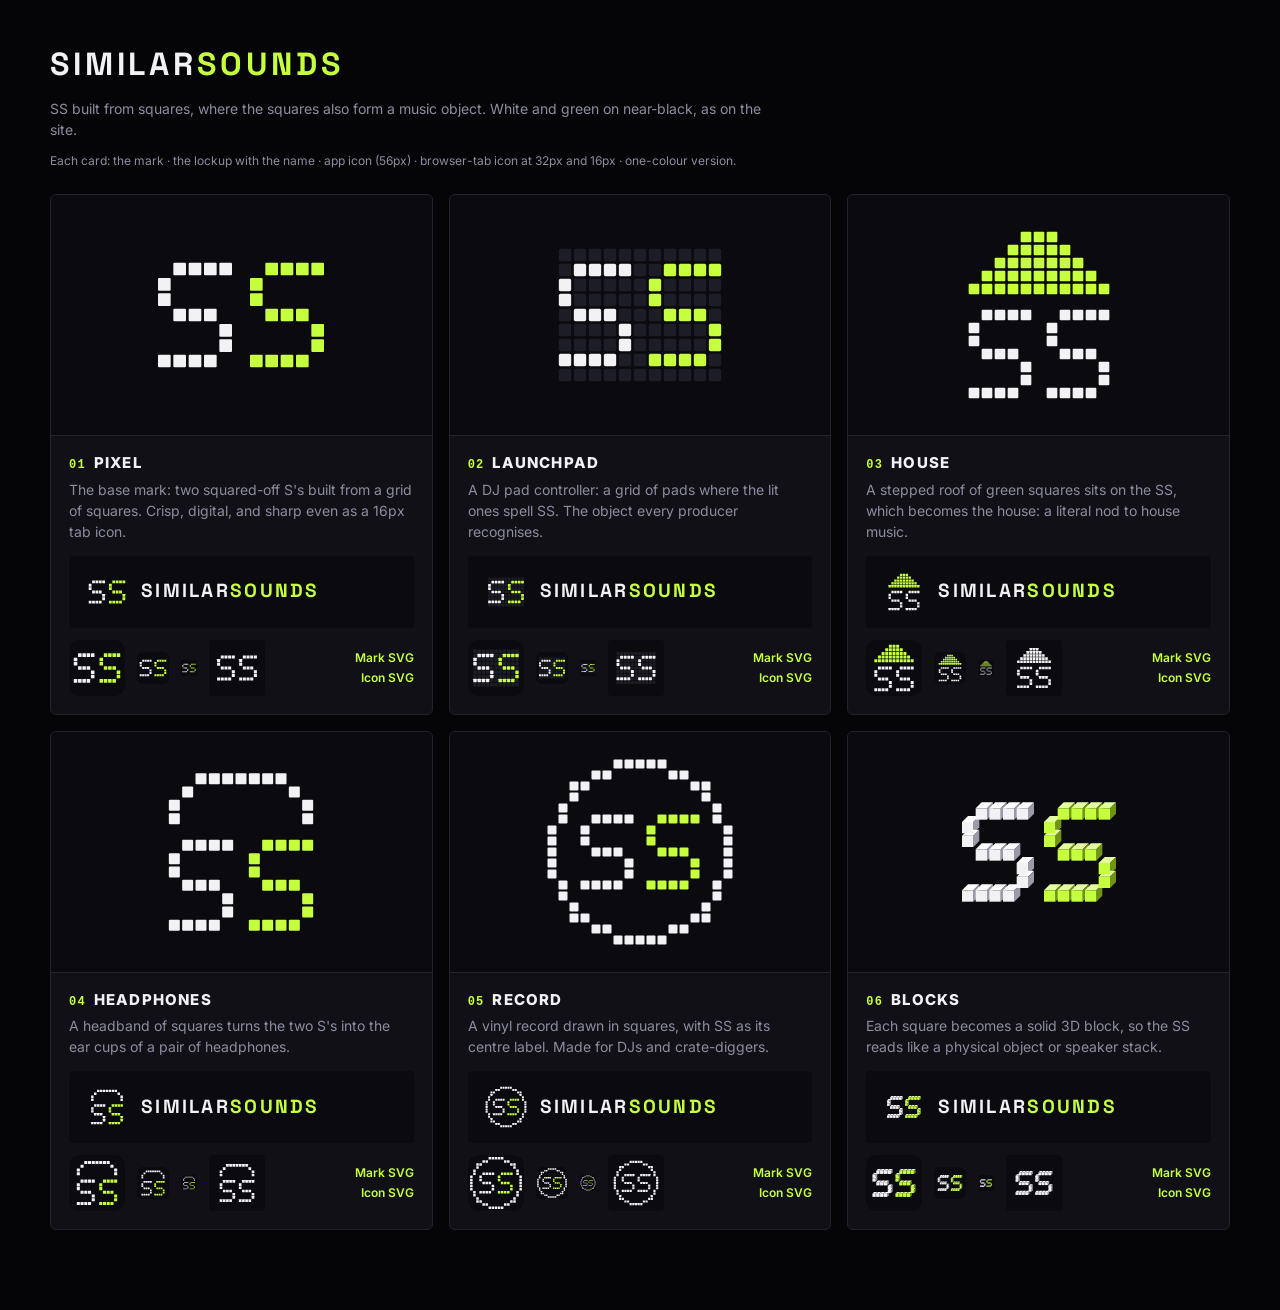
<file: brand/v3/logos.html>
<!doctype html>
<html lang="en"><head><meta charset="utf-8"><meta name="viewport" content="width=device-width, initial-scale=1">
<title>SimilarSounds logos</title>
<link href="https://fonts.googleapis.com/css2?family=Inter:wght@400;600;800&family=Space+Grotesk:wght@700&display=swap" rel="stylesheet">
<style>
  body { margin:0; background:#050507; color:#f2f2f5; font:15px/1.5 Inter,system-ui,sans-serif; }
  .wrap { max-width:1180px; margin:0 auto; padding:40px 16px 80px; }
  h1 { margin:0; }
  .sub { color:#8d8da0; margin:10px 0 30px; max-width:720px; }
  .wm { font-family:"Space Grotesk",Inter,sans-serif; font-weight:700; letter-spacing:.12em; color:#f2f2f5; white-space:nowrap; }
  .wm b { color:#c6ff3d; font-weight:700; }
  .grid { display:grid; grid-template-columns:repeat(auto-fill,minmax(340px,1fr)); gap:16px; }
  .card { background:#101016; border:1px solid #23232e; border-radius:6px; overflow:hidden; }
  .hero { background:#0b0b0f; display:grid; place-items:center; height:240px; border-bottom:1px solid #23232e; }
  .hero svg { width:200px; height:200px; }
  .info { padding:16px 18px 18px; }
  .title { font-weight:800; font-size:15px; letter-spacing:.08em; text-transform:uppercase; }
  .n { color:#c6ff3d; font:700 12px ui-monospace,monospace; margin-right:8px; }
  p { color:#8d8da0; margin:4px 0 14px; font-size:14px; }
  .lockup { display:flex; align-items:center; gap:12px; background:#0b0b0f; border-radius:4px; padding:14px 16px; }
  .lk svg { width:44px; height:44px; display:block; }
  .row { display:flex; align-items:center; gap:12px; margin-top:12px; }
  .icon svg { width:56px; height:56px; display:block; }
  .fav.f32 svg { width:32px; height:32px; display:block; }
  .fav.f16 svg { width:16px; height:16px; display:block; }
  .mono { background:#0b0b0f; border-radius:4px; padding:4px; }
  .mono svg { width:48px; height:48px; display:block; }
  .dl { margin-left:auto; display:flex; flex-direction:column; gap:2px; text-align:right; font-size:12px; }
  .dl a { color:#c6ff3d; font-weight:600; text-decoration:none; }
  .legend { color:#8d8da0; font-size:12px; margin:-18px 0 24px; }
</style></head>
<body><div class="wrap">
  <h1><span class="wm" style="font-size:32px">SIMILAR<b>SOUNDS</b></span></h1>
  <p class="sub">SS built from squares, where the squares also form a music object. White and green on near-black, as on the site.</p>
  <p class="legend">Each card: the mark &middot; the lockup with the name &middot; app icon (56px) &middot; browser-tab icon at 32px and 16px &middot; one-colour version.</p>
  <div class="grid">
    <article class="card">
      <div class="hero"><svg xmlns="http://www.w3.org/2000/svg" viewBox="0 0 120 120"><rect x="19.40" y="28.60" width="7.60" height="7.60" rx="0.6" fill="#f2f2f5"/><rect x="28.60" y="28.60" width="7.60" height="7.60" rx="0.6" fill="#f2f2f5"/><rect x="37.80" y="28.60" width="7.60" height="7.60" rx="0.6" fill="#f2f2f5"/><rect x="47.00" y="28.60" width="7.60" height="7.60" rx="0.6" fill="#f2f2f5"/><rect x="10.20" y="37.80" width="7.60" height="7.60" rx="0.6" fill="#f2f2f5"/><rect x="10.20" y="47.00" width="7.60" height="7.60" rx="0.6" fill="#f2f2f5"/><rect x="19.40" y="56.20" width="7.60" height="7.60" rx="0.6" fill="#f2f2f5"/><rect x="28.60" y="56.20" width="7.60" height="7.60" rx="0.6" fill="#f2f2f5"/><rect x="37.80" y="56.20" width="7.60" height="7.60" rx="0.6" fill="#f2f2f5"/><rect x="47.00" y="65.40" width="7.60" height="7.60" rx="0.6" fill="#f2f2f5"/><rect x="47.00" y="74.60" width="7.60" height="7.60" rx="0.6" fill="#f2f2f5"/><rect x="10.20" y="83.80" width="7.60" height="7.60" rx="0.6" fill="#f2f2f5"/><rect x="19.40" y="83.80" width="7.60" height="7.60" rx="0.6" fill="#f2f2f5"/><rect x="28.60" y="83.80" width="7.60" height="7.60" rx="0.6" fill="#f2f2f5"/><rect x="37.80" y="83.80" width="7.60" height="7.60" rx="0.6" fill="#f2f2f5"/><rect x="74.60" y="28.60" width="7.60" height="7.60" rx="0.6" fill="#c6ff3d"/><rect x="83.80" y="28.60" width="7.60" height="7.60" rx="0.6" fill="#c6ff3d"/><rect x="93.00" y="28.60" width="7.60" height="7.60" rx="0.6" fill="#c6ff3d"/><rect x="102.20" y="28.60" width="7.60" height="7.60" rx="0.6" fill="#c6ff3d"/><rect x="65.40" y="37.80" width="7.60" height="7.60" rx="0.6" fill="#c6ff3d"/><rect x="65.40" y="47.00" width="7.60" height="7.60" rx="0.6" fill="#c6ff3d"/><rect x="74.60" y="56.20" width="7.60" height="7.60" rx="0.6" fill="#c6ff3d"/><rect x="83.80" y="56.20" width="7.60" height="7.60" rx="0.6" fill="#c6ff3d"/><rect x="93.00" y="56.20" width="7.60" height="7.60" rx="0.6" fill="#c6ff3d"/><rect x="102.20" y="65.40" width="7.60" height="7.60" rx="0.6" fill="#c6ff3d"/><rect x="102.20" y="74.60" width="7.60" height="7.60" rx="0.6" fill="#c6ff3d"/><rect x="65.40" y="83.80" width="7.60" height="7.60" rx="0.6" fill="#c6ff3d"/><rect x="74.60" y="83.80" width="7.60" height="7.60" rx="0.6" fill="#c6ff3d"/><rect x="83.80" y="83.80" width="7.60" height="7.60" rx="0.6" fill="#c6ff3d"/><rect x="93.00" y="83.80" width="7.60" height="7.60" rx="0.6" fill="#c6ff3d"/></svg></div>
      <div class="info">
        <div class="title"><span class="n">01</span>Pixel</div>
        <p>The base mark: two squared-off S's built from a grid of squares. Crisp, digital, and sharp even as a 16px tab icon.</p>
        <div class="lockup"><div class="lk"><svg xmlns="http://www.w3.org/2000/svg" viewBox="0 0 120 120"><rect x="19.40" y="28.60" width="7.60" height="7.60" rx="0.6" fill="#f2f2f5"/><rect x="28.60" y="28.60" width="7.60" height="7.60" rx="0.6" fill="#f2f2f5"/><rect x="37.80" y="28.60" width="7.60" height="7.60" rx="0.6" fill="#f2f2f5"/><rect x="47.00" y="28.60" width="7.60" height="7.60" rx="0.6" fill="#f2f2f5"/><rect x="10.20" y="37.80" width="7.60" height="7.60" rx="0.6" fill="#f2f2f5"/><rect x="10.20" y="47.00" width="7.60" height="7.60" rx="0.6" fill="#f2f2f5"/><rect x="19.40" y="56.20" width="7.60" height="7.60" rx="0.6" fill="#f2f2f5"/><rect x="28.60" y="56.20" width="7.60" height="7.60" rx="0.6" fill="#f2f2f5"/><rect x="37.80" y="56.20" width="7.60" height="7.60" rx="0.6" fill="#f2f2f5"/><rect x="47.00" y="65.40" width="7.60" height="7.60" rx="0.6" fill="#f2f2f5"/><rect x="47.00" y="74.60" width="7.60" height="7.60" rx="0.6" fill="#f2f2f5"/><rect x="10.20" y="83.80" width="7.60" height="7.60" rx="0.6" fill="#f2f2f5"/><rect x="19.40" y="83.80" width="7.60" height="7.60" rx="0.6" fill="#f2f2f5"/><rect x="28.60" y="83.80" width="7.60" height="7.60" rx="0.6" fill="#f2f2f5"/><rect x="37.80" y="83.80" width="7.60" height="7.60" rx="0.6" fill="#f2f2f5"/><rect x="74.60" y="28.60" width="7.60" height="7.60" rx="0.6" fill="#c6ff3d"/><rect x="83.80" y="28.60" width="7.60" height="7.60" rx="0.6" fill="#c6ff3d"/><rect x="93.00" y="28.60" width="7.60" height="7.60" rx="0.6" fill="#c6ff3d"/><rect x="102.20" y="28.60" width="7.60" height="7.60" rx="0.6" fill="#c6ff3d"/><rect x="65.40" y="37.80" width="7.60" height="7.60" rx="0.6" fill="#c6ff3d"/><rect x="65.40" y="47.00" width="7.60" height="7.60" rx="0.6" fill="#c6ff3d"/><rect x="74.60" y="56.20" width="7.60" height="7.60" rx="0.6" fill="#c6ff3d"/><rect x="83.80" y="56.20" width="7.60" height="7.60" rx="0.6" fill="#c6ff3d"/><rect x="93.00" y="56.20" width="7.60" height="7.60" rx="0.6" fill="#c6ff3d"/><rect x="102.20" y="65.40" width="7.60" height="7.60" rx="0.6" fill="#c6ff3d"/><rect x="102.20" y="74.60" width="7.60" height="7.60" rx="0.6" fill="#c6ff3d"/><rect x="65.40" y="83.80" width="7.60" height="7.60" rx="0.6" fill="#c6ff3d"/><rect x="74.60" y="83.80" width="7.60" height="7.60" rx="0.6" fill="#c6ff3d"/><rect x="83.80" y="83.80" width="7.60" height="7.60" rx="0.6" fill="#c6ff3d"/><rect x="93.00" y="83.80" width="7.60" height="7.60" rx="0.6" fill="#c6ff3d"/></svg></div><span class="wm" style="font-size:19px">SIMILAR<b>SOUNDS</b></span></div>
        <div class="row">
          <div class="icon"><svg xmlns="http://www.w3.org/2000/svg" viewBox="0 0 120 120"><rect width="120" height="120" rx="22" fill="#0b0b0f"/><rect x="19.40" y="28.60" width="7.60" height="7.60" rx="0.6" fill="#f2f2f5"/><rect x="28.60" y="28.60" width="7.60" height="7.60" rx="0.6" fill="#f2f2f5"/><rect x="37.80" y="28.60" width="7.60" height="7.60" rx="0.6" fill="#f2f2f5"/><rect x="47.00" y="28.60" width="7.60" height="7.60" rx="0.6" fill="#f2f2f5"/><rect x="10.20" y="37.80" width="7.60" height="7.60" rx="0.6" fill="#f2f2f5"/><rect x="10.20" y="47.00" width="7.60" height="7.60" rx="0.6" fill="#f2f2f5"/><rect x="19.40" y="56.20" width="7.60" height="7.60" rx="0.6" fill="#f2f2f5"/><rect x="28.60" y="56.20" width="7.60" height="7.60" rx="0.6" fill="#f2f2f5"/><rect x="37.80" y="56.20" width="7.60" height="7.60" rx="0.6" fill="#f2f2f5"/><rect x="47.00" y="65.40" width="7.60" height="7.60" rx="0.6" fill="#f2f2f5"/><rect x="47.00" y="74.60" width="7.60" height="7.60" rx="0.6" fill="#f2f2f5"/><rect x="10.20" y="83.80" width="7.60" height="7.60" rx="0.6" fill="#f2f2f5"/><rect x="19.40" y="83.80" width="7.60" height="7.60" rx="0.6" fill="#f2f2f5"/><rect x="28.60" y="83.80" width="7.60" height="7.60" rx="0.6" fill="#f2f2f5"/><rect x="37.80" y="83.80" width="7.60" height="7.60" rx="0.6" fill="#f2f2f5"/><rect x="74.60" y="28.60" width="7.60" height="7.60" rx="0.6" fill="#c6ff3d"/><rect x="83.80" y="28.60" width="7.60" height="7.60" rx="0.6" fill="#c6ff3d"/><rect x="93.00" y="28.60" width="7.60" height="7.60" rx="0.6" fill="#c6ff3d"/><rect x="102.20" y="28.60" width="7.60" height="7.60" rx="0.6" fill="#c6ff3d"/><rect x="65.40" y="37.80" width="7.60" height="7.60" rx="0.6" fill="#c6ff3d"/><rect x="65.40" y="47.00" width="7.60" height="7.60" rx="0.6" fill="#c6ff3d"/><rect x="74.60" y="56.20" width="7.60" height="7.60" rx="0.6" fill="#c6ff3d"/><rect x="83.80" y="56.20" width="7.60" height="7.60" rx="0.6" fill="#c6ff3d"/><rect x="93.00" y="56.20" width="7.60" height="7.60" rx="0.6" fill="#c6ff3d"/><rect x="102.20" y="65.40" width="7.60" height="7.60" rx="0.6" fill="#c6ff3d"/><rect x="102.20" y="74.60" width="7.60" height="7.60" rx="0.6" fill="#c6ff3d"/><rect x="65.40" y="83.80" width="7.60" height="7.60" rx="0.6" fill="#c6ff3d"/><rect x="74.60" y="83.80" width="7.60" height="7.60" rx="0.6" fill="#c6ff3d"/><rect x="83.80" y="83.80" width="7.60" height="7.60" rx="0.6" fill="#c6ff3d"/><rect x="93.00" y="83.80" width="7.60" height="7.60" rx="0.6" fill="#c6ff3d"/></svg></div>
          <div class="fav f32"><svg xmlns="http://www.w3.org/2000/svg" viewBox="0 0 120 120"><rect width="120" height="120" rx="22" fill="#0b0b0f"/><rect x="19.40" y="28.60" width="7.60" height="7.60" rx="0.6" fill="#f2f2f5"/><rect x="28.60" y="28.60" width="7.60" height="7.60" rx="0.6" fill="#f2f2f5"/><rect x="37.80" y="28.60" width="7.60" height="7.60" rx="0.6" fill="#f2f2f5"/><rect x="47.00" y="28.60" width="7.60" height="7.60" rx="0.6" fill="#f2f2f5"/><rect x="10.20" y="37.80" width="7.60" height="7.60" rx="0.6" fill="#f2f2f5"/><rect x="10.20" y="47.00" width="7.60" height="7.60" rx="0.6" fill="#f2f2f5"/><rect x="19.40" y="56.20" width="7.60" height="7.60" rx="0.6" fill="#f2f2f5"/><rect x="28.60" y="56.20" width="7.60" height="7.60" rx="0.6" fill="#f2f2f5"/><rect x="37.80" y="56.20" width="7.60" height="7.60" rx="0.6" fill="#f2f2f5"/><rect x="47.00" y="65.40" width="7.60" height="7.60" rx="0.6" fill="#f2f2f5"/><rect x="47.00" y="74.60" width="7.60" height="7.60" rx="0.6" fill="#f2f2f5"/><rect x="10.20" y="83.80" width="7.60" height="7.60" rx="0.6" fill="#f2f2f5"/><rect x="19.40" y="83.80" width="7.60" height="7.60" rx="0.6" fill="#f2f2f5"/><rect x="28.60" y="83.80" width="7.60" height="7.60" rx="0.6" fill="#f2f2f5"/><rect x="37.80" y="83.80" width="7.60" height="7.60" rx="0.6" fill="#f2f2f5"/><rect x="74.60" y="28.60" width="7.60" height="7.60" rx="0.6" fill="#c6ff3d"/><rect x="83.80" y="28.60" width="7.60" height="7.60" rx="0.6" fill="#c6ff3d"/><rect x="93.00" y="28.60" width="7.60" height="7.60" rx="0.6" fill="#c6ff3d"/><rect x="102.20" y="28.60" width="7.60" height="7.60" rx="0.6" fill="#c6ff3d"/><rect x="65.40" y="37.80" width="7.60" height="7.60" rx="0.6" fill="#c6ff3d"/><rect x="65.40" y="47.00" width="7.60" height="7.60" rx="0.6" fill="#c6ff3d"/><rect x="74.60" y="56.20" width="7.60" height="7.60" rx="0.6" fill="#c6ff3d"/><rect x="83.80" y="56.20" width="7.60" height="7.60" rx="0.6" fill="#c6ff3d"/><rect x="93.00" y="56.20" width="7.60" height="7.60" rx="0.6" fill="#c6ff3d"/><rect x="102.20" y="65.40" width="7.60" height="7.60" rx="0.6" fill="#c6ff3d"/><rect x="102.20" y="74.60" width="7.60" height="7.60" rx="0.6" fill="#c6ff3d"/><rect x="65.40" y="83.80" width="7.60" height="7.60" rx="0.6" fill="#c6ff3d"/><rect x="74.60" y="83.80" width="7.60" height="7.60" rx="0.6" fill="#c6ff3d"/><rect x="83.80" y="83.80" width="7.60" height="7.60" rx="0.6" fill="#c6ff3d"/><rect x="93.00" y="83.80" width="7.60" height="7.60" rx="0.6" fill="#c6ff3d"/></svg></div>
          <div class="fav f16"><svg xmlns="http://www.w3.org/2000/svg" viewBox="0 0 120 120"><rect width="120" height="120" rx="22" fill="#0b0b0f"/><rect x="19.40" y="28.60" width="7.60" height="7.60" rx="0.6" fill="#f2f2f5"/><rect x="28.60" y="28.60" width="7.60" height="7.60" rx="0.6" fill="#f2f2f5"/><rect x="37.80" y="28.60" width="7.60" height="7.60" rx="0.6" fill="#f2f2f5"/><rect x="47.00" y="28.60" width="7.60" height="7.60" rx="0.6" fill="#f2f2f5"/><rect x="10.20" y="37.80" width="7.60" height="7.60" rx="0.6" fill="#f2f2f5"/><rect x="10.20" y="47.00" width="7.60" height="7.60" rx="0.6" fill="#f2f2f5"/><rect x="19.40" y="56.20" width="7.60" height="7.60" rx="0.6" fill="#f2f2f5"/><rect x="28.60" y="56.20" width="7.60" height="7.60" rx="0.6" fill="#f2f2f5"/><rect x="37.80" y="56.20" width="7.60" height="7.60" rx="0.6" fill="#f2f2f5"/><rect x="47.00" y="65.40" width="7.60" height="7.60" rx="0.6" fill="#f2f2f5"/><rect x="47.00" y="74.60" width="7.60" height="7.60" rx="0.6" fill="#f2f2f5"/><rect x="10.20" y="83.80" width="7.60" height="7.60" rx="0.6" fill="#f2f2f5"/><rect x="19.40" y="83.80" width="7.60" height="7.60" rx="0.6" fill="#f2f2f5"/><rect x="28.60" y="83.80" width="7.60" height="7.60" rx="0.6" fill="#f2f2f5"/><rect x="37.80" y="83.80" width="7.60" height="7.60" rx="0.6" fill="#f2f2f5"/><rect x="74.60" y="28.60" width="7.60" height="7.60" rx="0.6" fill="#c6ff3d"/><rect x="83.80" y="28.60" width="7.60" height="7.60" rx="0.6" fill="#c6ff3d"/><rect x="93.00" y="28.60" width="7.60" height="7.60" rx="0.6" fill="#c6ff3d"/><rect x="102.20" y="28.60" width="7.60" height="7.60" rx="0.6" fill="#c6ff3d"/><rect x="65.40" y="37.80" width="7.60" height="7.60" rx="0.6" fill="#c6ff3d"/><rect x="65.40" y="47.00" width="7.60" height="7.60" rx="0.6" fill="#c6ff3d"/><rect x="74.60" y="56.20" width="7.60" height="7.60" rx="0.6" fill="#c6ff3d"/><rect x="83.80" y="56.20" width="7.60" height="7.60" rx="0.6" fill="#c6ff3d"/><rect x="93.00" y="56.20" width="7.60" height="7.60" rx="0.6" fill="#c6ff3d"/><rect x="102.20" y="65.40" width="7.60" height="7.60" rx="0.6" fill="#c6ff3d"/><rect x="102.20" y="74.60" width="7.60" height="7.60" rx="0.6" fill="#c6ff3d"/><rect x="65.40" y="83.80" width="7.60" height="7.60" rx="0.6" fill="#c6ff3d"/><rect x="74.60" y="83.80" width="7.60" height="7.60" rx="0.6" fill="#c6ff3d"/><rect x="83.80" y="83.80" width="7.60" height="7.60" rx="0.6" fill="#c6ff3d"/><rect x="93.00" y="83.80" width="7.60" height="7.60" rx="0.6" fill="#c6ff3d"/></svg></div>
          <div class="mono"><svg xmlns="http://www.w3.org/2000/svg" viewBox="0 0 120 120"><rect x="19.40" y="28.60" width="7.60" height="7.60" rx="0.6" fill="#f2f2f5"/><rect x="28.60" y="28.60" width="7.60" height="7.60" rx="0.6" fill="#f2f2f5"/><rect x="37.80" y="28.60" width="7.60" height="7.60" rx="0.6" fill="#f2f2f5"/><rect x="47.00" y="28.60" width="7.60" height="7.60" rx="0.6" fill="#f2f2f5"/><rect x="10.20" y="37.80" width="7.60" height="7.60" rx="0.6" fill="#f2f2f5"/><rect x="10.20" y="47.00" width="7.60" height="7.60" rx="0.6" fill="#f2f2f5"/><rect x="19.40" y="56.20" width="7.60" height="7.60" rx="0.6" fill="#f2f2f5"/><rect x="28.60" y="56.20" width="7.60" height="7.60" rx="0.6" fill="#f2f2f5"/><rect x="37.80" y="56.20" width="7.60" height="7.60" rx="0.6" fill="#f2f2f5"/><rect x="47.00" y="65.40" width="7.60" height="7.60" rx="0.6" fill="#f2f2f5"/><rect x="47.00" y="74.60" width="7.60" height="7.60" rx="0.6" fill="#f2f2f5"/><rect x="10.20" y="83.80" width="7.60" height="7.60" rx="0.6" fill="#f2f2f5"/><rect x="19.40" y="83.80" width="7.60" height="7.60" rx="0.6" fill="#f2f2f5"/><rect x="28.60" y="83.80" width="7.60" height="7.60" rx="0.6" fill="#f2f2f5"/><rect x="37.80" y="83.80" width="7.60" height="7.60" rx="0.6" fill="#f2f2f5"/><rect x="74.60" y="28.60" width="7.60" height="7.60" rx="0.6" fill="#f2f2f5"/><rect x="83.80" y="28.60" width="7.60" height="7.60" rx="0.6" fill="#f2f2f5"/><rect x="93.00" y="28.60" width="7.60" height="7.60" rx="0.6" fill="#f2f2f5"/><rect x="102.20" y="28.60" width="7.60" height="7.60" rx="0.6" fill="#f2f2f5"/><rect x="65.40" y="37.80" width="7.60" height="7.60" rx="0.6" fill="#f2f2f5"/><rect x="65.40" y="47.00" width="7.60" height="7.60" rx="0.6" fill="#f2f2f5"/><rect x="74.60" y="56.20" width="7.60" height="7.60" rx="0.6" fill="#f2f2f5"/><rect x="83.80" y="56.20" width="7.60" height="7.60" rx="0.6" fill="#f2f2f5"/><rect x="93.00" y="56.20" width="7.60" height="7.60" rx="0.6" fill="#f2f2f5"/><rect x="102.20" y="65.40" width="7.60" height="7.60" rx="0.6" fill="#f2f2f5"/><rect x="102.20" y="74.60" width="7.60" height="7.60" rx="0.6" fill="#f2f2f5"/><rect x="65.40" y="83.80" width="7.60" height="7.60" rx="0.6" fill="#f2f2f5"/><rect x="74.60" y="83.80" width="7.60" height="7.60" rx="0.6" fill="#f2f2f5"/><rect x="83.80" y="83.80" width="7.60" height="7.60" rx="0.6" fill="#f2f2f5"/><rect x="93.00" y="83.80" width="7.60" height="7.60" rx="0.6" fill="#f2f2f5"/></svg></div>
          <div class="dl"><a href="logo-01.svg" download>Mark SVG</a><a href="logo-01-icon.svg" download>Icon SVG</a></div>
        </div>
      </div>
    </article>
    <article class="card">
      <div class="hero"><svg xmlns="http://www.w3.org/2000/svg" viewBox="0 0 120 120"><rect x="11.30" y="20.30" width="7.40" height="7.40" rx="1.0" fill="#1d1d27"/><rect x="20.30" y="20.30" width="7.40" height="7.40" rx="1.0" fill="#1d1d27"/><rect x="29.30" y="20.30" width="7.40" height="7.40" rx="1.0" fill="#1d1d27"/><rect x="38.30" y="20.30" width="7.40" height="7.40" rx="1.0" fill="#1d1d27"/><rect x="47.30" y="20.30" width="7.40" height="7.40" rx="1.0" fill="#1d1d27"/><rect x="56.30" y="20.30" width="7.40" height="7.40" rx="1.0" fill="#1d1d27"/><rect x="65.30" y="20.30" width="7.40" height="7.40" rx="1.0" fill="#1d1d27"/><rect x="74.30" y="20.30" width="7.40" height="7.40" rx="1.0" fill="#1d1d27"/><rect x="83.30" y="20.30" width="7.40" height="7.40" rx="1.0" fill="#1d1d27"/><rect x="92.30" y="20.30" width="7.40" height="7.40" rx="1.0" fill="#1d1d27"/><rect x="101.30" y="20.30" width="7.40" height="7.40" rx="1.0" fill="#1d1d27"/><rect x="11.30" y="29.30" width="7.40" height="7.40" rx="1.0" fill="#1d1d27"/><rect x="56.30" y="29.30" width="7.40" height="7.40" rx="1.0" fill="#1d1d27"/><rect x="65.30" y="29.30" width="7.40" height="7.40" rx="1.0" fill="#1d1d27"/><rect x="20.30" y="38.30" width="7.40" height="7.40" rx="1.0" fill="#1d1d27"/><rect x="29.30" y="38.30" width="7.40" height="7.40" rx="1.0" fill="#1d1d27"/><rect x="38.30" y="38.30" width="7.40" height="7.40" rx="1.0" fill="#1d1d27"/><rect x="47.30" y="38.30" width="7.40" height="7.40" rx="1.0" fill="#1d1d27"/><rect x="56.30" y="38.30" width="7.40" height="7.40" rx="1.0" fill="#1d1d27"/><rect x="74.30" y="38.30" width="7.40" height="7.40" rx="1.0" fill="#1d1d27"/><rect x="83.30" y="38.30" width="7.40" height="7.40" rx="1.0" fill="#1d1d27"/><rect x="92.30" y="38.30" width="7.40" height="7.40" rx="1.0" fill="#1d1d27"/><rect x="101.30" y="38.30" width="7.40" height="7.40" rx="1.0" fill="#1d1d27"/><rect x="20.30" y="47.30" width="7.40" height="7.40" rx="1.0" fill="#1d1d27"/><rect x="29.30" y="47.30" width="7.40" height="7.40" rx="1.0" fill="#1d1d27"/><rect x="38.30" y="47.30" width="7.40" height="7.40" rx="1.0" fill="#1d1d27"/><rect x="47.30" y="47.30" width="7.40" height="7.40" rx="1.0" fill="#1d1d27"/><rect x="56.30" y="47.30" width="7.40" height="7.40" rx="1.0" fill="#1d1d27"/><rect x="74.30" y="47.30" width="7.40" height="7.40" rx="1.0" fill="#1d1d27"/><rect x="83.30" y="47.30" width="7.40" height="7.40" rx="1.0" fill="#1d1d27"/><rect x="92.30" y="47.30" width="7.40" height="7.40" rx="1.0" fill="#1d1d27"/><rect x="101.30" y="47.30" width="7.40" height="7.40" rx="1.0" fill="#1d1d27"/><rect x="11.30" y="56.30" width="7.40" height="7.40" rx="1.0" fill="#1d1d27"/><rect x="47.30" y="56.30" width="7.40" height="7.40" rx="1.0" fill="#1d1d27"/><rect x="56.30" y="56.30" width="7.40" height="7.40" rx="1.0" fill="#1d1d27"/><rect x="65.30" y="56.30" width="7.40" height="7.40" rx="1.0" fill="#1d1d27"/><rect x="101.30" y="56.30" width="7.40" height="7.40" rx="1.0" fill="#1d1d27"/><rect x="11.30" y="65.30" width="7.40" height="7.40" rx="1.0" fill="#1d1d27"/><rect x="20.30" y="65.30" width="7.40" height="7.40" rx="1.0" fill="#1d1d27"/><rect x="29.30" y="65.30" width="7.40" height="7.40" rx="1.0" fill="#1d1d27"/><rect x="38.30" y="65.30" width="7.40" height="7.40" rx="1.0" fill="#1d1d27"/><rect x="56.30" y="65.30" width="7.40" height="7.40" rx="1.0" fill="#1d1d27"/><rect x="65.30" y="65.30" width="7.40" height="7.40" rx="1.0" fill="#1d1d27"/><rect x="74.30" y="65.30" width="7.40" height="7.40" rx="1.0" fill="#1d1d27"/><rect x="83.30" y="65.30" width="7.40" height="7.40" rx="1.0" fill="#1d1d27"/><rect x="92.30" y="65.30" width="7.40" height="7.40" rx="1.0" fill="#1d1d27"/><rect x="11.30" y="74.30" width="7.40" height="7.40" rx="1.0" fill="#1d1d27"/><rect x="20.30" y="74.30" width="7.40" height="7.40" rx="1.0" fill="#1d1d27"/><rect x="29.30" y="74.30" width="7.40" height="7.40" rx="1.0" fill="#1d1d27"/><rect x="38.30" y="74.30" width="7.40" height="7.40" rx="1.0" fill="#1d1d27"/><rect x="56.30" y="74.30" width="7.40" height="7.40" rx="1.0" fill="#1d1d27"/><rect x="65.30" y="74.30" width="7.40" height="7.40" rx="1.0" fill="#1d1d27"/><rect x="74.30" y="74.30" width="7.40" height="7.40" rx="1.0" fill="#1d1d27"/><rect x="83.30" y="74.30" width="7.40" height="7.40" rx="1.0" fill="#1d1d27"/><rect x="92.30" y="74.30" width="7.40" height="7.40" rx="1.0" fill="#1d1d27"/><rect x="47.30" y="83.30" width="7.40" height="7.40" rx="1.0" fill="#1d1d27"/><rect x="56.30" y="83.30" width="7.40" height="7.40" rx="1.0" fill="#1d1d27"/><rect x="101.30" y="83.30" width="7.40" height="7.40" rx="1.0" fill="#1d1d27"/><rect x="11.30" y="92.30" width="7.40" height="7.40" rx="1.0" fill="#1d1d27"/><rect x="20.30" y="92.30" width="7.40" height="7.40" rx="1.0" fill="#1d1d27"/><rect x="29.30" y="92.30" width="7.40" height="7.40" rx="1.0" fill="#1d1d27"/><rect x="38.30" y="92.30" width="7.40" height="7.40" rx="1.0" fill="#1d1d27"/><rect x="47.30" y="92.30" width="7.40" height="7.40" rx="1.0" fill="#1d1d27"/><rect x="56.30" y="92.30" width="7.40" height="7.40" rx="1.0" fill="#1d1d27"/><rect x="65.30" y="92.30" width="7.40" height="7.40" rx="1.0" fill="#1d1d27"/><rect x="74.30" y="92.30" width="7.40" height="7.40" rx="1.0" fill="#1d1d27"/><rect x="83.30" y="92.30" width="7.40" height="7.40" rx="1.0" fill="#1d1d27"/><rect x="92.30" y="92.30" width="7.40" height="7.40" rx="1.0" fill="#1d1d27"/><rect x="101.30" y="92.30" width="7.40" height="7.40" rx="1.0" fill="#1d1d27"/><rect x="20.30" y="29.30" width="7.40" height="7.40" rx="1.0" fill="#f2f2f5"/><rect x="29.30" y="29.30" width="7.40" height="7.40" rx="1.0" fill="#f2f2f5"/><rect x="38.30" y="29.30" width="7.40" height="7.40" rx="1.0" fill="#f2f2f5"/><rect x="47.30" y="29.30" width="7.40" height="7.40" rx="1.0" fill="#f2f2f5"/><rect x="11.30" y="38.30" width="7.40" height="7.40" rx="1.0" fill="#f2f2f5"/><rect x="11.30" y="47.30" width="7.40" height="7.40" rx="1.0" fill="#f2f2f5"/><rect x="20.30" y="56.30" width="7.40" height="7.40" rx="1.0" fill="#f2f2f5"/><rect x="29.30" y="56.30" width="7.40" height="7.40" rx="1.0" fill="#f2f2f5"/><rect x="38.30" y="56.30" width="7.40" height="7.40" rx="1.0" fill="#f2f2f5"/><rect x="47.30" y="65.30" width="7.40" height="7.40" rx="1.0" fill="#f2f2f5"/><rect x="47.30" y="74.30" width="7.40" height="7.40" rx="1.0" fill="#f2f2f5"/><rect x="11.30" y="83.30" width="7.40" height="7.40" rx="1.0" fill="#f2f2f5"/><rect x="20.30" y="83.30" width="7.40" height="7.40" rx="1.0" fill="#f2f2f5"/><rect x="29.30" y="83.30" width="7.40" height="7.40" rx="1.0" fill="#f2f2f5"/><rect x="38.30" y="83.30" width="7.40" height="7.40" rx="1.0" fill="#f2f2f5"/><rect x="74.30" y="29.30" width="7.40" height="7.40" rx="1.0" fill="#c6ff3d"/><rect x="83.30" y="29.30" width="7.40" height="7.40" rx="1.0" fill="#c6ff3d"/><rect x="92.30" y="29.30" width="7.40" height="7.40" rx="1.0" fill="#c6ff3d"/><rect x="101.30" y="29.30" width="7.40" height="7.40" rx="1.0" fill="#c6ff3d"/><rect x="65.30" y="38.30" width="7.40" height="7.40" rx="1.0" fill="#c6ff3d"/><rect x="65.30" y="47.30" width="7.40" height="7.40" rx="1.0" fill="#c6ff3d"/><rect x="74.30" y="56.30" width="7.40" height="7.40" rx="1.0" fill="#c6ff3d"/><rect x="83.30" y="56.30" width="7.40" height="7.40" rx="1.0" fill="#c6ff3d"/><rect x="92.30" y="56.30" width="7.40" height="7.40" rx="1.0" fill="#c6ff3d"/><rect x="101.30" y="65.30" width="7.40" height="7.40" rx="1.0" fill="#c6ff3d"/><rect x="101.30" y="74.30" width="7.40" height="7.40" rx="1.0" fill="#c6ff3d"/><rect x="65.30" y="83.30" width="7.40" height="7.40" rx="1.0" fill="#c6ff3d"/><rect x="74.30" y="83.30" width="7.40" height="7.40" rx="1.0" fill="#c6ff3d"/><rect x="83.30" y="83.30" width="7.40" height="7.40" rx="1.0" fill="#c6ff3d"/><rect x="92.30" y="83.30" width="7.40" height="7.40" rx="1.0" fill="#c6ff3d"/></svg></div>
      <div class="info">
        <div class="title"><span class="n">02</span>Launchpad</div>
        <p>A DJ pad controller: a grid of pads where the lit ones spell SS. The object every producer recognises.</p>
        <div class="lockup"><div class="lk"><svg xmlns="http://www.w3.org/2000/svg" viewBox="0 0 120 120"><rect x="11.30" y="20.30" width="7.40" height="7.40" rx="1.0" fill="#1d1d27"/><rect x="20.30" y="20.30" width="7.40" height="7.40" rx="1.0" fill="#1d1d27"/><rect x="29.30" y="20.30" width="7.40" height="7.40" rx="1.0" fill="#1d1d27"/><rect x="38.30" y="20.30" width="7.40" height="7.40" rx="1.0" fill="#1d1d27"/><rect x="47.30" y="20.30" width="7.40" height="7.40" rx="1.0" fill="#1d1d27"/><rect x="56.30" y="20.30" width="7.40" height="7.40" rx="1.0" fill="#1d1d27"/><rect x="65.30" y="20.30" width="7.40" height="7.40" rx="1.0" fill="#1d1d27"/><rect x="74.30" y="20.30" width="7.40" height="7.40" rx="1.0" fill="#1d1d27"/><rect x="83.30" y="20.30" width="7.40" height="7.40" rx="1.0" fill="#1d1d27"/><rect x="92.30" y="20.30" width="7.40" height="7.40" rx="1.0" fill="#1d1d27"/><rect x="101.30" y="20.30" width="7.40" height="7.40" rx="1.0" fill="#1d1d27"/><rect x="11.30" y="29.30" width="7.40" height="7.40" rx="1.0" fill="#1d1d27"/><rect x="56.30" y="29.30" width="7.40" height="7.40" rx="1.0" fill="#1d1d27"/><rect x="65.30" y="29.30" width="7.40" height="7.40" rx="1.0" fill="#1d1d27"/><rect x="20.30" y="38.30" width="7.40" height="7.40" rx="1.0" fill="#1d1d27"/><rect x="29.30" y="38.30" width="7.40" height="7.40" rx="1.0" fill="#1d1d27"/><rect x="38.30" y="38.30" width="7.40" height="7.40" rx="1.0" fill="#1d1d27"/><rect x="47.30" y="38.30" width="7.40" height="7.40" rx="1.0" fill="#1d1d27"/><rect x="56.30" y="38.30" width="7.40" height="7.40" rx="1.0" fill="#1d1d27"/><rect x="74.30" y="38.30" width="7.40" height="7.40" rx="1.0" fill="#1d1d27"/><rect x="83.30" y="38.30" width="7.40" height="7.40" rx="1.0" fill="#1d1d27"/><rect x="92.30" y="38.30" width="7.40" height="7.40" rx="1.0" fill="#1d1d27"/><rect x="101.30" y="38.30" width="7.40" height="7.40" rx="1.0" fill="#1d1d27"/><rect x="20.30" y="47.30" width="7.40" height="7.40" rx="1.0" fill="#1d1d27"/><rect x="29.30" y="47.30" width="7.40" height="7.40" rx="1.0" fill="#1d1d27"/><rect x="38.30" y="47.30" width="7.40" height="7.40" rx="1.0" fill="#1d1d27"/><rect x="47.30" y="47.30" width="7.40" height="7.40" rx="1.0" fill="#1d1d27"/><rect x="56.30" y="47.30" width="7.40" height="7.40" rx="1.0" fill="#1d1d27"/><rect x="74.30" y="47.30" width="7.40" height="7.40" rx="1.0" fill="#1d1d27"/><rect x="83.30" y="47.30" width="7.40" height="7.40" rx="1.0" fill="#1d1d27"/><rect x="92.30" y="47.30" width="7.40" height="7.40" rx="1.0" fill="#1d1d27"/><rect x="101.30" y="47.30" width="7.40" height="7.40" rx="1.0" fill="#1d1d27"/><rect x="11.30" y="56.30" width="7.40" height="7.40" rx="1.0" fill="#1d1d27"/><rect x="47.30" y="56.30" width="7.40" height="7.40" rx="1.0" fill="#1d1d27"/><rect x="56.30" y="56.30" width="7.40" height="7.40" rx="1.0" fill="#1d1d27"/><rect x="65.30" y="56.30" width="7.40" height="7.40" rx="1.0" fill="#1d1d27"/><rect x="101.30" y="56.30" width="7.40" height="7.40" rx="1.0" fill="#1d1d27"/><rect x="11.30" y="65.30" width="7.40" height="7.40" rx="1.0" fill="#1d1d27"/><rect x="20.30" y="65.30" width="7.40" height="7.40" rx="1.0" fill="#1d1d27"/><rect x="29.30" y="65.30" width="7.40" height="7.40" rx="1.0" fill="#1d1d27"/><rect x="38.30" y="65.30" width="7.40" height="7.40" rx="1.0" fill="#1d1d27"/><rect x="56.30" y="65.30" width="7.40" height="7.40" rx="1.0" fill="#1d1d27"/><rect x="65.30" y="65.30" width="7.40" height="7.40" rx="1.0" fill="#1d1d27"/><rect x="74.30" y="65.30" width="7.40" height="7.40" rx="1.0" fill="#1d1d27"/><rect x="83.30" y="65.30" width="7.40" height="7.40" rx="1.0" fill="#1d1d27"/><rect x="92.30" y="65.30" width="7.40" height="7.40" rx="1.0" fill="#1d1d27"/><rect x="11.30" y="74.30" width="7.40" height="7.40" rx="1.0" fill="#1d1d27"/><rect x="20.30" y="74.30" width="7.40" height="7.40" rx="1.0" fill="#1d1d27"/><rect x="29.30" y="74.30" width="7.40" height="7.40" rx="1.0" fill="#1d1d27"/><rect x="38.30" y="74.30" width="7.40" height="7.40" rx="1.0" fill="#1d1d27"/><rect x="56.30" y="74.30" width="7.40" height="7.40" rx="1.0" fill="#1d1d27"/><rect x="65.30" y="74.30" width="7.40" height="7.40" rx="1.0" fill="#1d1d27"/><rect x="74.30" y="74.30" width="7.40" height="7.40" rx="1.0" fill="#1d1d27"/><rect x="83.30" y="74.30" width="7.40" height="7.40" rx="1.0" fill="#1d1d27"/><rect x="92.30" y="74.30" width="7.40" height="7.40" rx="1.0" fill="#1d1d27"/><rect x="47.30" y="83.30" width="7.40" height="7.40" rx="1.0" fill="#1d1d27"/><rect x="56.30" y="83.30" width="7.40" height="7.40" rx="1.0" fill="#1d1d27"/><rect x="101.30" y="83.30" width="7.40" height="7.40" rx="1.0" fill="#1d1d27"/><rect x="11.30" y="92.30" width="7.40" height="7.40" rx="1.0" fill="#1d1d27"/><rect x="20.30" y="92.30" width="7.40" height="7.40" rx="1.0" fill="#1d1d27"/><rect x="29.30" y="92.30" width="7.40" height="7.40" rx="1.0" fill="#1d1d27"/><rect x="38.30" y="92.30" width="7.40" height="7.40" rx="1.0" fill="#1d1d27"/><rect x="47.30" y="92.30" width="7.40" height="7.40" rx="1.0" fill="#1d1d27"/><rect x="56.30" y="92.30" width="7.40" height="7.40" rx="1.0" fill="#1d1d27"/><rect x="65.30" y="92.30" width="7.40" height="7.40" rx="1.0" fill="#1d1d27"/><rect x="74.30" y="92.30" width="7.40" height="7.40" rx="1.0" fill="#1d1d27"/><rect x="83.30" y="92.30" width="7.40" height="7.40" rx="1.0" fill="#1d1d27"/><rect x="92.30" y="92.30" width="7.40" height="7.40" rx="1.0" fill="#1d1d27"/><rect x="101.30" y="92.30" width="7.40" height="7.40" rx="1.0" fill="#1d1d27"/><rect x="20.30" y="29.30" width="7.40" height="7.40" rx="1.0" fill="#f2f2f5"/><rect x="29.30" y="29.30" width="7.40" height="7.40" rx="1.0" fill="#f2f2f5"/><rect x="38.30" y="29.30" width="7.40" height="7.40" rx="1.0" fill="#f2f2f5"/><rect x="47.30" y="29.30" width="7.40" height="7.40" rx="1.0" fill="#f2f2f5"/><rect x="11.30" y="38.30" width="7.40" height="7.40" rx="1.0" fill="#f2f2f5"/><rect x="11.30" y="47.30" width="7.40" height="7.40" rx="1.0" fill="#f2f2f5"/><rect x="20.30" y="56.30" width="7.40" height="7.40" rx="1.0" fill="#f2f2f5"/><rect x="29.30" y="56.30" width="7.40" height="7.40" rx="1.0" fill="#f2f2f5"/><rect x="38.30" y="56.30" width="7.40" height="7.40" rx="1.0" fill="#f2f2f5"/><rect x="47.30" y="65.30" width="7.40" height="7.40" rx="1.0" fill="#f2f2f5"/><rect x="47.30" y="74.30" width="7.40" height="7.40" rx="1.0" fill="#f2f2f5"/><rect x="11.30" y="83.30" width="7.40" height="7.40" rx="1.0" fill="#f2f2f5"/><rect x="20.30" y="83.30" width="7.40" height="7.40" rx="1.0" fill="#f2f2f5"/><rect x="29.30" y="83.30" width="7.40" height="7.40" rx="1.0" fill="#f2f2f5"/><rect x="38.30" y="83.30" width="7.40" height="7.40" rx="1.0" fill="#f2f2f5"/><rect x="74.30" y="29.30" width="7.40" height="7.40" rx="1.0" fill="#c6ff3d"/><rect x="83.30" y="29.30" width="7.40" height="7.40" rx="1.0" fill="#c6ff3d"/><rect x="92.30" y="29.30" width="7.40" height="7.40" rx="1.0" fill="#c6ff3d"/><rect x="101.30" y="29.30" width="7.40" height="7.40" rx="1.0" fill="#c6ff3d"/><rect x="65.30" y="38.30" width="7.40" height="7.40" rx="1.0" fill="#c6ff3d"/><rect x="65.30" y="47.30" width="7.40" height="7.40" rx="1.0" fill="#c6ff3d"/><rect x="74.30" y="56.30" width="7.40" height="7.40" rx="1.0" fill="#c6ff3d"/><rect x="83.30" y="56.30" width="7.40" height="7.40" rx="1.0" fill="#c6ff3d"/><rect x="92.30" y="56.30" width="7.40" height="7.40" rx="1.0" fill="#c6ff3d"/><rect x="101.30" y="65.30" width="7.40" height="7.40" rx="1.0" fill="#c6ff3d"/><rect x="101.30" y="74.30" width="7.40" height="7.40" rx="1.0" fill="#c6ff3d"/><rect x="65.30" y="83.30" width="7.40" height="7.40" rx="1.0" fill="#c6ff3d"/><rect x="74.30" y="83.30" width="7.40" height="7.40" rx="1.0" fill="#c6ff3d"/><rect x="83.30" y="83.30" width="7.40" height="7.40" rx="1.0" fill="#c6ff3d"/><rect x="92.30" y="83.30" width="7.40" height="7.40" rx="1.0" fill="#c6ff3d"/></svg></div><span class="wm" style="font-size:19px">SIMILAR<b>SOUNDS</b></span></div>
        <div class="row">
          <div class="icon"><svg xmlns="http://www.w3.org/2000/svg" viewBox="0 0 120 120"><rect width="120" height="120" rx="22" fill="#0b0b0f"/><rect x="11.30" y="20.30" width="7.40" height="7.40" rx="1.0" fill="#1d1d27"/><rect x="20.30" y="20.30" width="7.40" height="7.40" rx="1.0" fill="#1d1d27"/><rect x="29.30" y="20.30" width="7.40" height="7.40" rx="1.0" fill="#1d1d27"/><rect x="38.30" y="20.30" width="7.40" height="7.40" rx="1.0" fill="#1d1d27"/><rect x="47.30" y="20.30" width="7.40" height="7.40" rx="1.0" fill="#1d1d27"/><rect x="56.30" y="20.30" width="7.40" height="7.40" rx="1.0" fill="#1d1d27"/><rect x="65.30" y="20.30" width="7.40" height="7.40" rx="1.0" fill="#1d1d27"/><rect x="74.30" y="20.30" width="7.40" height="7.40" rx="1.0" fill="#1d1d27"/><rect x="83.30" y="20.30" width="7.40" height="7.40" rx="1.0" fill="#1d1d27"/><rect x="92.30" y="20.30" width="7.40" height="7.40" rx="1.0" fill="#1d1d27"/><rect x="101.30" y="20.30" width="7.40" height="7.40" rx="1.0" fill="#1d1d27"/><rect x="11.30" y="29.30" width="7.40" height="7.40" rx="1.0" fill="#1d1d27"/><rect x="56.30" y="29.30" width="7.40" height="7.40" rx="1.0" fill="#1d1d27"/><rect x="65.30" y="29.30" width="7.40" height="7.40" rx="1.0" fill="#1d1d27"/><rect x="20.30" y="38.30" width="7.40" height="7.40" rx="1.0" fill="#1d1d27"/><rect x="29.30" y="38.30" width="7.40" height="7.40" rx="1.0" fill="#1d1d27"/><rect x="38.30" y="38.30" width="7.40" height="7.40" rx="1.0" fill="#1d1d27"/><rect x="47.30" y="38.30" width="7.40" height="7.40" rx="1.0" fill="#1d1d27"/><rect x="56.30" y="38.30" width="7.40" height="7.40" rx="1.0" fill="#1d1d27"/><rect x="74.30" y="38.30" width="7.40" height="7.40" rx="1.0" fill="#1d1d27"/><rect x="83.30" y="38.30" width="7.40" height="7.40" rx="1.0" fill="#1d1d27"/><rect x="92.30" y="38.30" width="7.40" height="7.40" rx="1.0" fill="#1d1d27"/><rect x="101.30" y="38.30" width="7.40" height="7.40" rx="1.0" fill="#1d1d27"/><rect x="20.30" y="47.30" width="7.40" height="7.40" rx="1.0" fill="#1d1d27"/><rect x="29.30" y="47.30" width="7.40" height="7.40" rx="1.0" fill="#1d1d27"/><rect x="38.30" y="47.30" width="7.40" height="7.40" rx="1.0" fill="#1d1d27"/><rect x="47.30" y="47.30" width="7.40" height="7.40" rx="1.0" fill="#1d1d27"/><rect x="56.30" y="47.30" width="7.40" height="7.40" rx="1.0" fill="#1d1d27"/><rect x="74.30" y="47.30" width="7.40" height="7.40" rx="1.0" fill="#1d1d27"/><rect x="83.30" y="47.30" width="7.40" height="7.40" rx="1.0" fill="#1d1d27"/><rect x="92.30" y="47.30" width="7.40" height="7.40" rx="1.0" fill="#1d1d27"/><rect x="101.30" y="47.30" width="7.40" height="7.40" rx="1.0" fill="#1d1d27"/><rect x="11.30" y="56.30" width="7.40" height="7.40" rx="1.0" fill="#1d1d27"/><rect x="47.30" y="56.30" width="7.40" height="7.40" rx="1.0" fill="#1d1d27"/><rect x="56.30" y="56.30" width="7.40" height="7.40" rx="1.0" fill="#1d1d27"/><rect x="65.30" y="56.30" width="7.40" height="7.40" rx="1.0" fill="#1d1d27"/><rect x="101.30" y="56.30" width="7.40" height="7.40" rx="1.0" fill="#1d1d27"/><rect x="11.30" y="65.30" width="7.40" height="7.40" rx="1.0" fill="#1d1d27"/><rect x="20.30" y="65.30" width="7.40" height="7.40" rx="1.0" fill="#1d1d27"/><rect x="29.30" y="65.30" width="7.40" height="7.40" rx="1.0" fill="#1d1d27"/><rect x="38.30" y="65.30" width="7.40" height="7.40" rx="1.0" fill="#1d1d27"/><rect x="56.30" y="65.30" width="7.40" height="7.40" rx="1.0" fill="#1d1d27"/><rect x="65.30" y="65.30" width="7.40" height="7.40" rx="1.0" fill="#1d1d27"/><rect x="74.30" y="65.30" width="7.40" height="7.40" rx="1.0" fill="#1d1d27"/><rect x="83.30" y="65.30" width="7.40" height="7.40" rx="1.0" fill="#1d1d27"/><rect x="92.30" y="65.30" width="7.40" height="7.40" rx="1.0" fill="#1d1d27"/><rect x="11.30" y="74.30" width="7.40" height="7.40" rx="1.0" fill="#1d1d27"/><rect x="20.30" y="74.30" width="7.40" height="7.40" rx="1.0" fill="#1d1d27"/><rect x="29.30" y="74.30" width="7.40" height="7.40" rx="1.0" fill="#1d1d27"/><rect x="38.30" y="74.30" width="7.40" height="7.40" rx="1.0" fill="#1d1d27"/><rect x="56.30" y="74.30" width="7.40" height="7.40" rx="1.0" fill="#1d1d27"/><rect x="65.30" y="74.30" width="7.40" height="7.40" rx="1.0" fill="#1d1d27"/><rect x="74.30" y="74.30" width="7.40" height="7.40" rx="1.0" fill="#1d1d27"/><rect x="83.30" y="74.30" width="7.40" height="7.40" rx="1.0" fill="#1d1d27"/><rect x="92.30" y="74.30" width="7.40" height="7.40" rx="1.0" fill="#1d1d27"/><rect x="47.30" y="83.30" width="7.40" height="7.40" rx="1.0" fill="#1d1d27"/><rect x="56.30" y="83.30" width="7.40" height="7.40" rx="1.0" fill="#1d1d27"/><rect x="101.30" y="83.30" width="7.40" height="7.40" rx="1.0" fill="#1d1d27"/><rect x="11.30" y="92.30" width="7.40" height="7.40" rx="1.0" fill="#1d1d27"/><rect x="20.30" y="92.30" width="7.40" height="7.40" rx="1.0" fill="#1d1d27"/><rect x="29.30" y="92.30" width="7.40" height="7.40" rx="1.0" fill="#1d1d27"/><rect x="38.30" y="92.30" width="7.40" height="7.40" rx="1.0" fill="#1d1d27"/><rect x="47.30" y="92.30" width="7.40" height="7.40" rx="1.0" fill="#1d1d27"/><rect x="56.30" y="92.30" width="7.40" height="7.40" rx="1.0" fill="#1d1d27"/><rect x="65.30" y="92.30" width="7.40" height="7.40" rx="1.0" fill="#1d1d27"/><rect x="74.30" y="92.30" width="7.40" height="7.40" rx="1.0" fill="#1d1d27"/><rect x="83.30" y="92.30" width="7.40" height="7.40" rx="1.0" fill="#1d1d27"/><rect x="92.30" y="92.30" width="7.40" height="7.40" rx="1.0" fill="#1d1d27"/><rect x="101.30" y="92.30" width="7.40" height="7.40" rx="1.0" fill="#1d1d27"/><rect x="20.30" y="29.30" width="7.40" height="7.40" rx="1.0" fill="#f2f2f5"/><rect x="29.30" y="29.30" width="7.40" height="7.40" rx="1.0" fill="#f2f2f5"/><rect x="38.30" y="29.30" width="7.40" height="7.40" rx="1.0" fill="#f2f2f5"/><rect x="47.30" y="29.30" width="7.40" height="7.40" rx="1.0" fill="#f2f2f5"/><rect x="11.30" y="38.30" width="7.40" height="7.40" rx="1.0" fill="#f2f2f5"/><rect x="11.30" y="47.30" width="7.40" height="7.40" rx="1.0" fill="#f2f2f5"/><rect x="20.30" y="56.30" width="7.40" height="7.40" rx="1.0" fill="#f2f2f5"/><rect x="29.30" y="56.30" width="7.40" height="7.40" rx="1.0" fill="#f2f2f5"/><rect x="38.30" y="56.30" width="7.40" height="7.40" rx="1.0" fill="#f2f2f5"/><rect x="47.30" y="65.30" width="7.40" height="7.40" rx="1.0" fill="#f2f2f5"/><rect x="47.30" y="74.30" width="7.40" height="7.40" rx="1.0" fill="#f2f2f5"/><rect x="11.30" y="83.30" width="7.40" height="7.40" rx="1.0" fill="#f2f2f5"/><rect x="20.30" y="83.30" width="7.40" height="7.40" rx="1.0" fill="#f2f2f5"/><rect x="29.30" y="83.30" width="7.40" height="7.40" rx="1.0" fill="#f2f2f5"/><rect x="38.30" y="83.30" width="7.40" height="7.40" rx="1.0" fill="#f2f2f5"/><rect x="74.30" y="29.30" width="7.40" height="7.40" rx="1.0" fill="#c6ff3d"/><rect x="83.30" y="29.30" width="7.40" height="7.40" rx="1.0" fill="#c6ff3d"/><rect x="92.30" y="29.30" width="7.40" height="7.40" rx="1.0" fill="#c6ff3d"/><rect x="101.30" y="29.30" width="7.40" height="7.40" rx="1.0" fill="#c6ff3d"/><rect x="65.30" y="38.30" width="7.40" height="7.40" rx="1.0" fill="#c6ff3d"/><rect x="65.30" y="47.30" width="7.40" height="7.40" rx="1.0" fill="#c6ff3d"/><rect x="74.30" y="56.30" width="7.40" height="7.40" rx="1.0" fill="#c6ff3d"/><rect x="83.30" y="56.30" width="7.40" height="7.40" rx="1.0" fill="#c6ff3d"/><rect x="92.30" y="56.30" width="7.40" height="7.40" rx="1.0" fill="#c6ff3d"/><rect x="101.30" y="65.30" width="7.40" height="7.40" rx="1.0" fill="#c6ff3d"/><rect x="101.30" y="74.30" width="7.40" height="7.40" rx="1.0" fill="#c6ff3d"/><rect x="65.30" y="83.30" width="7.40" height="7.40" rx="1.0" fill="#c6ff3d"/><rect x="74.30" y="83.30" width="7.40" height="7.40" rx="1.0" fill="#c6ff3d"/><rect x="83.30" y="83.30" width="7.40" height="7.40" rx="1.0" fill="#c6ff3d"/><rect x="92.30" y="83.30" width="7.40" height="7.40" rx="1.0" fill="#c6ff3d"/></svg></div>
          <div class="fav f32"><svg xmlns="http://www.w3.org/2000/svg" viewBox="0 0 120 120"><rect width="120" height="120" rx="22" fill="#0b0b0f"/><rect x="11.30" y="20.30" width="7.40" height="7.40" rx="1.0" fill="#1d1d27"/><rect x="20.30" y="20.30" width="7.40" height="7.40" rx="1.0" fill="#1d1d27"/><rect x="29.30" y="20.30" width="7.40" height="7.40" rx="1.0" fill="#1d1d27"/><rect x="38.30" y="20.30" width="7.40" height="7.40" rx="1.0" fill="#1d1d27"/><rect x="47.30" y="20.30" width="7.40" height="7.40" rx="1.0" fill="#1d1d27"/><rect x="56.30" y="20.30" width="7.40" height="7.40" rx="1.0" fill="#1d1d27"/><rect x="65.30" y="20.30" width="7.40" height="7.40" rx="1.0" fill="#1d1d27"/><rect x="74.30" y="20.30" width="7.40" height="7.40" rx="1.0" fill="#1d1d27"/><rect x="83.30" y="20.30" width="7.40" height="7.40" rx="1.0" fill="#1d1d27"/><rect x="92.30" y="20.30" width="7.40" height="7.40" rx="1.0" fill="#1d1d27"/><rect x="101.30" y="20.30" width="7.40" height="7.40" rx="1.0" fill="#1d1d27"/><rect x="11.30" y="29.30" width="7.40" height="7.40" rx="1.0" fill="#1d1d27"/><rect x="56.30" y="29.30" width="7.40" height="7.40" rx="1.0" fill="#1d1d27"/><rect x="65.30" y="29.30" width="7.40" height="7.40" rx="1.0" fill="#1d1d27"/><rect x="20.30" y="38.30" width="7.40" height="7.40" rx="1.0" fill="#1d1d27"/><rect x="29.30" y="38.30" width="7.40" height="7.40" rx="1.0" fill="#1d1d27"/><rect x="38.30" y="38.30" width="7.40" height="7.40" rx="1.0" fill="#1d1d27"/><rect x="47.30" y="38.30" width="7.40" height="7.40" rx="1.0" fill="#1d1d27"/><rect x="56.30" y="38.30" width="7.40" height="7.40" rx="1.0" fill="#1d1d27"/><rect x="74.30" y="38.30" width="7.40" height="7.40" rx="1.0" fill="#1d1d27"/><rect x="83.30" y="38.30" width="7.40" height="7.40" rx="1.0" fill="#1d1d27"/><rect x="92.30" y="38.30" width="7.40" height="7.40" rx="1.0" fill="#1d1d27"/><rect x="101.30" y="38.30" width="7.40" height="7.40" rx="1.0" fill="#1d1d27"/><rect x="20.30" y="47.30" width="7.40" height="7.40" rx="1.0" fill="#1d1d27"/><rect x="29.30" y="47.30" width="7.40" height="7.40" rx="1.0" fill="#1d1d27"/><rect x="38.30" y="47.30" width="7.40" height="7.40" rx="1.0" fill="#1d1d27"/><rect x="47.30" y="47.30" width="7.40" height="7.40" rx="1.0" fill="#1d1d27"/><rect x="56.30" y="47.30" width="7.40" height="7.40" rx="1.0" fill="#1d1d27"/><rect x="74.30" y="47.30" width="7.40" height="7.40" rx="1.0" fill="#1d1d27"/><rect x="83.30" y="47.30" width="7.40" height="7.40" rx="1.0" fill="#1d1d27"/><rect x="92.30" y="47.30" width="7.40" height="7.40" rx="1.0" fill="#1d1d27"/><rect x="101.30" y="47.30" width="7.40" height="7.40" rx="1.0" fill="#1d1d27"/><rect x="11.30" y="56.30" width="7.40" height="7.40" rx="1.0" fill="#1d1d27"/><rect x="47.30" y="56.30" width="7.40" height="7.40" rx="1.0" fill="#1d1d27"/><rect x="56.30" y="56.30" width="7.40" height="7.40" rx="1.0" fill="#1d1d27"/><rect x="65.30" y="56.30" width="7.40" height="7.40" rx="1.0" fill="#1d1d27"/><rect x="101.30" y="56.30" width="7.40" height="7.40" rx="1.0" fill="#1d1d27"/><rect x="11.30" y="65.30" width="7.40" height="7.40" rx="1.0" fill="#1d1d27"/><rect x="20.30" y="65.30" width="7.40" height="7.40" rx="1.0" fill="#1d1d27"/><rect x="29.30" y="65.30" width="7.40" height="7.40" rx="1.0" fill="#1d1d27"/><rect x="38.30" y="65.30" width="7.40" height="7.40" rx="1.0" fill="#1d1d27"/><rect x="56.30" y="65.30" width="7.40" height="7.40" rx="1.0" fill="#1d1d27"/><rect x="65.30" y="65.30" width="7.40" height="7.40" rx="1.0" fill="#1d1d27"/><rect x="74.30" y="65.30" width="7.40" height="7.40" rx="1.0" fill="#1d1d27"/><rect x="83.30" y="65.30" width="7.40" height="7.40" rx="1.0" fill="#1d1d27"/><rect x="92.30" y="65.30" width="7.40" height="7.40" rx="1.0" fill="#1d1d27"/><rect x="11.30" y="74.30" width="7.40" height="7.40" rx="1.0" fill="#1d1d27"/><rect x="20.30" y="74.30" width="7.40" height="7.40" rx="1.0" fill="#1d1d27"/><rect x="29.30" y="74.30" width="7.40" height="7.40" rx="1.0" fill="#1d1d27"/><rect x="38.30" y="74.30" width="7.40" height="7.40" rx="1.0" fill="#1d1d27"/><rect x="56.30" y="74.30" width="7.40" height="7.40" rx="1.0" fill="#1d1d27"/><rect x="65.30" y="74.30" width="7.40" height="7.40" rx="1.0" fill="#1d1d27"/><rect x="74.30" y="74.30" width="7.40" height="7.40" rx="1.0" fill="#1d1d27"/><rect x="83.30" y="74.30" width="7.40" height="7.40" rx="1.0" fill="#1d1d27"/><rect x="92.30" y="74.30" width="7.40" height="7.40" rx="1.0" fill="#1d1d27"/><rect x="47.30" y="83.30" width="7.40" height="7.40" rx="1.0" fill="#1d1d27"/><rect x="56.30" y="83.30" width="7.40" height="7.40" rx="1.0" fill="#1d1d27"/><rect x="101.30" y="83.30" width="7.40" height="7.40" rx="1.0" fill="#1d1d27"/><rect x="11.30" y="92.30" width="7.40" height="7.40" rx="1.0" fill="#1d1d27"/><rect x="20.30" y="92.30" width="7.40" height="7.40" rx="1.0" fill="#1d1d27"/><rect x="29.30" y="92.30" width="7.40" height="7.40" rx="1.0" fill="#1d1d27"/><rect x="38.30" y="92.30" width="7.40" height="7.40" rx="1.0" fill="#1d1d27"/><rect x="47.30" y="92.30" width="7.40" height="7.40" rx="1.0" fill="#1d1d27"/><rect x="56.30" y="92.30" width="7.40" height="7.40" rx="1.0" fill="#1d1d27"/><rect x="65.30" y="92.30" width="7.40" height="7.40" rx="1.0" fill="#1d1d27"/><rect x="74.30" y="92.30" width="7.40" height="7.40" rx="1.0" fill="#1d1d27"/><rect x="83.30" y="92.30" width="7.40" height="7.40" rx="1.0" fill="#1d1d27"/><rect x="92.30" y="92.30" width="7.40" height="7.40" rx="1.0" fill="#1d1d27"/><rect x="101.30" y="92.30" width="7.40" height="7.40" rx="1.0" fill="#1d1d27"/><rect x="20.30" y="29.30" width="7.40" height="7.40" rx="1.0" fill="#f2f2f5"/><rect x="29.30" y="29.30" width="7.40" height="7.40" rx="1.0" fill="#f2f2f5"/><rect x="38.30" y="29.30" width="7.40" height="7.40" rx="1.0" fill="#f2f2f5"/><rect x="47.30" y="29.30" width="7.40" height="7.40" rx="1.0" fill="#f2f2f5"/><rect x="11.30" y="38.30" width="7.40" height="7.40" rx="1.0" fill="#f2f2f5"/><rect x="11.30" y="47.30" width="7.40" height="7.40" rx="1.0" fill="#f2f2f5"/><rect x="20.30" y="56.30" width="7.40" height="7.40" rx="1.0" fill="#f2f2f5"/><rect x="29.30" y="56.30" width="7.40" height="7.40" rx="1.0" fill="#f2f2f5"/><rect x="38.30" y="56.30" width="7.40" height="7.40" rx="1.0" fill="#f2f2f5"/><rect x="47.30" y="65.30" width="7.40" height="7.40" rx="1.0" fill="#f2f2f5"/><rect x="47.30" y="74.30" width="7.40" height="7.40" rx="1.0" fill="#f2f2f5"/><rect x="11.30" y="83.30" width="7.40" height="7.40" rx="1.0" fill="#f2f2f5"/><rect x="20.30" y="83.30" width="7.40" height="7.40" rx="1.0" fill="#f2f2f5"/><rect x="29.30" y="83.30" width="7.40" height="7.40" rx="1.0" fill="#f2f2f5"/><rect x="38.30" y="83.30" width="7.40" height="7.40" rx="1.0" fill="#f2f2f5"/><rect x="74.30" y="29.30" width="7.40" height="7.40" rx="1.0" fill="#c6ff3d"/><rect x="83.30" y="29.30" width="7.40" height="7.40" rx="1.0" fill="#c6ff3d"/><rect x="92.30" y="29.30" width="7.40" height="7.40" rx="1.0" fill="#c6ff3d"/><rect x="101.30" y="29.30" width="7.40" height="7.40" rx="1.0" fill="#c6ff3d"/><rect x="65.30" y="38.30" width="7.40" height="7.40" rx="1.0" fill="#c6ff3d"/><rect x="65.30" y="47.30" width="7.40" height="7.40" rx="1.0" fill="#c6ff3d"/><rect x="74.30" y="56.30" width="7.40" height="7.40" rx="1.0" fill="#c6ff3d"/><rect x="83.30" y="56.30" width="7.40" height="7.40" rx="1.0" fill="#c6ff3d"/><rect x="92.30" y="56.30" width="7.40" height="7.40" rx="1.0" fill="#c6ff3d"/><rect x="101.30" y="65.30" width="7.40" height="7.40" rx="1.0" fill="#c6ff3d"/><rect x="101.30" y="74.30" width="7.40" height="7.40" rx="1.0" fill="#c6ff3d"/><rect x="65.30" y="83.30" width="7.40" height="7.40" rx="1.0" fill="#c6ff3d"/><rect x="74.30" y="83.30" width="7.40" height="7.40" rx="1.0" fill="#c6ff3d"/><rect x="83.30" y="83.30" width="7.40" height="7.40" rx="1.0" fill="#c6ff3d"/><rect x="92.30" y="83.30" width="7.40" height="7.40" rx="1.0" fill="#c6ff3d"/></svg></div>
          <div class="fav f16"><svg xmlns="http://www.w3.org/2000/svg" viewBox="0 0 120 120"><rect width="120" height="120" rx="22" fill="#0b0b0f"/><rect x="11.30" y="20.30" width="7.40" height="7.40" rx="1.0" fill="#1d1d27"/><rect x="20.30" y="20.30" width="7.40" height="7.40" rx="1.0" fill="#1d1d27"/><rect x="29.30" y="20.30" width="7.40" height="7.40" rx="1.0" fill="#1d1d27"/><rect x="38.30" y="20.30" width="7.40" height="7.40" rx="1.0" fill="#1d1d27"/><rect x="47.30" y="20.30" width="7.40" height="7.40" rx="1.0" fill="#1d1d27"/><rect x="56.30" y="20.30" width="7.40" height="7.40" rx="1.0" fill="#1d1d27"/><rect x="65.30" y="20.30" width="7.40" height="7.40" rx="1.0" fill="#1d1d27"/><rect x="74.30" y="20.30" width="7.40" height="7.40" rx="1.0" fill="#1d1d27"/><rect x="83.30" y="20.30" width="7.40" height="7.40" rx="1.0" fill="#1d1d27"/><rect x="92.30" y="20.30" width="7.40" height="7.40" rx="1.0" fill="#1d1d27"/><rect x="101.30" y="20.30" width="7.40" height="7.40" rx="1.0" fill="#1d1d27"/><rect x="11.30" y="29.30" width="7.40" height="7.40" rx="1.0" fill="#1d1d27"/><rect x="56.30" y="29.30" width="7.40" height="7.40" rx="1.0" fill="#1d1d27"/><rect x="65.30" y="29.30" width="7.40" height="7.40" rx="1.0" fill="#1d1d27"/><rect x="20.30" y="38.30" width="7.40" height="7.40" rx="1.0" fill="#1d1d27"/><rect x="29.30" y="38.30" width="7.40" height="7.40" rx="1.0" fill="#1d1d27"/><rect x="38.30" y="38.30" width="7.40" height="7.40" rx="1.0" fill="#1d1d27"/><rect x="47.30" y="38.30" width="7.40" height="7.40" rx="1.0" fill="#1d1d27"/><rect x="56.30" y="38.30" width="7.40" height="7.40" rx="1.0" fill="#1d1d27"/><rect x="74.30" y="38.30" width="7.40" height="7.40" rx="1.0" fill="#1d1d27"/><rect x="83.30" y="38.30" width="7.40" height="7.40" rx="1.0" fill="#1d1d27"/><rect x="92.30" y="38.30" width="7.40" height="7.40" rx="1.0" fill="#1d1d27"/><rect x="101.30" y="38.30" width="7.40" height="7.40" rx="1.0" fill="#1d1d27"/><rect x="20.30" y="47.30" width="7.40" height="7.40" rx="1.0" fill="#1d1d27"/><rect x="29.30" y="47.30" width="7.40" height="7.40" rx="1.0" fill="#1d1d27"/><rect x="38.30" y="47.30" width="7.40" height="7.40" rx="1.0" fill="#1d1d27"/><rect x="47.30" y="47.30" width="7.40" height="7.40" rx="1.0" fill="#1d1d27"/><rect x="56.30" y="47.30" width="7.40" height="7.40" rx="1.0" fill="#1d1d27"/><rect x="74.30" y="47.30" width="7.40" height="7.40" rx="1.0" fill="#1d1d27"/><rect x="83.30" y="47.30" width="7.40" height="7.40" rx="1.0" fill="#1d1d27"/><rect x="92.30" y="47.30" width="7.40" height="7.40" rx="1.0" fill="#1d1d27"/><rect x="101.30" y="47.30" width="7.40" height="7.40" rx="1.0" fill="#1d1d27"/><rect x="11.30" y="56.30" width="7.40" height="7.40" rx="1.0" fill="#1d1d27"/><rect x="47.30" y="56.30" width="7.40" height="7.40" rx="1.0" fill="#1d1d27"/><rect x="56.30" y="56.30" width="7.40" height="7.40" rx="1.0" fill="#1d1d27"/><rect x="65.30" y="56.30" width="7.40" height="7.40" rx="1.0" fill="#1d1d27"/><rect x="101.30" y="56.30" width="7.40" height="7.40" rx="1.0" fill="#1d1d27"/><rect x="11.30" y="65.30" width="7.40" height="7.40" rx="1.0" fill="#1d1d27"/><rect x="20.30" y="65.30" width="7.40" height="7.40" rx="1.0" fill="#1d1d27"/><rect x="29.30" y="65.30" width="7.40" height="7.40" rx="1.0" fill="#1d1d27"/><rect x="38.30" y="65.30" width="7.40" height="7.40" rx="1.0" fill="#1d1d27"/><rect x="56.30" y="65.30" width="7.40" height="7.40" rx="1.0" fill="#1d1d27"/><rect x="65.30" y="65.30" width="7.40" height="7.40" rx="1.0" fill="#1d1d27"/><rect x="74.30" y="65.30" width="7.40" height="7.40" rx="1.0" fill="#1d1d27"/><rect x="83.30" y="65.30" width="7.40" height="7.40" rx="1.0" fill="#1d1d27"/><rect x="92.30" y="65.30" width="7.40" height="7.40" rx="1.0" fill="#1d1d27"/><rect x="11.30" y="74.30" width="7.40" height="7.40" rx="1.0" fill="#1d1d27"/><rect x="20.30" y="74.30" width="7.40" height="7.40" rx="1.0" fill="#1d1d27"/><rect x="29.30" y="74.30" width="7.40" height="7.40" rx="1.0" fill="#1d1d27"/><rect x="38.30" y="74.30" width="7.40" height="7.40" rx="1.0" fill="#1d1d27"/><rect x="56.30" y="74.30" width="7.40" height="7.40" rx="1.0" fill="#1d1d27"/><rect x="65.30" y="74.30" width="7.40" height="7.40" rx="1.0" fill="#1d1d27"/><rect x="74.30" y="74.30" width="7.40" height="7.40" rx="1.0" fill="#1d1d27"/><rect x="83.30" y="74.30" width="7.40" height="7.40" rx="1.0" fill="#1d1d27"/><rect x="92.30" y="74.30" width="7.40" height="7.40" rx="1.0" fill="#1d1d27"/><rect x="47.30" y="83.30" width="7.40" height="7.40" rx="1.0" fill="#1d1d27"/><rect x="56.30" y="83.30" width="7.40" height="7.40" rx="1.0" fill="#1d1d27"/><rect x="101.30" y="83.30" width="7.40" height="7.40" rx="1.0" fill="#1d1d27"/><rect x="11.30" y="92.30" width="7.40" height="7.40" rx="1.0" fill="#1d1d27"/><rect x="20.30" y="92.30" width="7.40" height="7.40" rx="1.0" fill="#1d1d27"/><rect x="29.30" y="92.30" width="7.40" height="7.40" rx="1.0" fill="#1d1d27"/><rect x="38.30" y="92.30" width="7.40" height="7.40" rx="1.0" fill="#1d1d27"/><rect x="47.30" y="92.30" width="7.40" height="7.40" rx="1.0" fill="#1d1d27"/><rect x="56.30" y="92.30" width="7.40" height="7.40" rx="1.0" fill="#1d1d27"/><rect x="65.30" y="92.30" width="7.40" height="7.40" rx="1.0" fill="#1d1d27"/><rect x="74.30" y="92.30" width="7.40" height="7.40" rx="1.0" fill="#1d1d27"/><rect x="83.30" y="92.30" width="7.40" height="7.40" rx="1.0" fill="#1d1d27"/><rect x="92.30" y="92.30" width="7.40" height="7.40" rx="1.0" fill="#1d1d27"/><rect x="101.30" y="92.30" width="7.40" height="7.40" rx="1.0" fill="#1d1d27"/><rect x="20.30" y="29.30" width="7.40" height="7.40" rx="1.0" fill="#f2f2f5"/><rect x="29.30" y="29.30" width="7.40" height="7.40" rx="1.0" fill="#f2f2f5"/><rect x="38.30" y="29.30" width="7.40" height="7.40" rx="1.0" fill="#f2f2f5"/><rect x="47.30" y="29.30" width="7.40" height="7.40" rx="1.0" fill="#f2f2f5"/><rect x="11.30" y="38.30" width="7.40" height="7.40" rx="1.0" fill="#f2f2f5"/><rect x="11.30" y="47.30" width="7.40" height="7.40" rx="1.0" fill="#f2f2f5"/><rect x="20.30" y="56.30" width="7.40" height="7.40" rx="1.0" fill="#f2f2f5"/><rect x="29.30" y="56.30" width="7.40" height="7.40" rx="1.0" fill="#f2f2f5"/><rect x="38.30" y="56.30" width="7.40" height="7.40" rx="1.0" fill="#f2f2f5"/><rect x="47.30" y="65.30" width="7.40" height="7.40" rx="1.0" fill="#f2f2f5"/><rect x="47.30" y="74.30" width="7.40" height="7.40" rx="1.0" fill="#f2f2f5"/><rect x="11.30" y="83.30" width="7.40" height="7.40" rx="1.0" fill="#f2f2f5"/><rect x="20.30" y="83.30" width="7.40" height="7.40" rx="1.0" fill="#f2f2f5"/><rect x="29.30" y="83.30" width="7.40" height="7.40" rx="1.0" fill="#f2f2f5"/><rect x="38.30" y="83.30" width="7.40" height="7.40" rx="1.0" fill="#f2f2f5"/><rect x="74.30" y="29.30" width="7.40" height="7.40" rx="1.0" fill="#c6ff3d"/><rect x="83.30" y="29.30" width="7.40" height="7.40" rx="1.0" fill="#c6ff3d"/><rect x="92.30" y="29.30" width="7.40" height="7.40" rx="1.0" fill="#c6ff3d"/><rect x="101.30" y="29.30" width="7.40" height="7.40" rx="1.0" fill="#c6ff3d"/><rect x="65.30" y="38.30" width="7.40" height="7.40" rx="1.0" fill="#c6ff3d"/><rect x="65.30" y="47.30" width="7.40" height="7.40" rx="1.0" fill="#c6ff3d"/><rect x="74.30" y="56.30" width="7.40" height="7.40" rx="1.0" fill="#c6ff3d"/><rect x="83.30" y="56.30" width="7.40" height="7.40" rx="1.0" fill="#c6ff3d"/><rect x="92.30" y="56.30" width="7.40" height="7.40" rx="1.0" fill="#c6ff3d"/><rect x="101.30" y="65.30" width="7.40" height="7.40" rx="1.0" fill="#c6ff3d"/><rect x="101.30" y="74.30" width="7.40" height="7.40" rx="1.0" fill="#c6ff3d"/><rect x="65.30" y="83.30" width="7.40" height="7.40" rx="1.0" fill="#c6ff3d"/><rect x="74.30" y="83.30" width="7.40" height="7.40" rx="1.0" fill="#c6ff3d"/><rect x="83.30" y="83.30" width="7.40" height="7.40" rx="1.0" fill="#c6ff3d"/><rect x="92.30" y="83.30" width="7.40" height="7.40" rx="1.0" fill="#c6ff3d"/></svg></div>
          <div class="mono"><svg xmlns="http://www.w3.org/2000/svg" viewBox="0 0 120 120"><rect x="11.30" y="20.30" width="7.40" height="7.40" rx="1.0" fill="#1d1d27"/><rect x="20.30" y="20.30" width="7.40" height="7.40" rx="1.0" fill="#1d1d27"/><rect x="29.30" y="20.30" width="7.40" height="7.40" rx="1.0" fill="#1d1d27"/><rect x="38.30" y="20.30" width="7.40" height="7.40" rx="1.0" fill="#1d1d27"/><rect x="47.30" y="20.30" width="7.40" height="7.40" rx="1.0" fill="#1d1d27"/><rect x="56.30" y="20.30" width="7.40" height="7.40" rx="1.0" fill="#1d1d27"/><rect x="65.30" y="20.30" width="7.40" height="7.40" rx="1.0" fill="#1d1d27"/><rect x="74.30" y="20.30" width="7.40" height="7.40" rx="1.0" fill="#1d1d27"/><rect x="83.30" y="20.30" width="7.40" height="7.40" rx="1.0" fill="#1d1d27"/><rect x="92.30" y="20.30" width="7.40" height="7.40" rx="1.0" fill="#1d1d27"/><rect x="101.30" y="20.30" width="7.40" height="7.40" rx="1.0" fill="#1d1d27"/><rect x="11.30" y="29.30" width="7.40" height="7.40" rx="1.0" fill="#1d1d27"/><rect x="56.30" y="29.30" width="7.40" height="7.40" rx="1.0" fill="#1d1d27"/><rect x="65.30" y="29.30" width="7.40" height="7.40" rx="1.0" fill="#1d1d27"/><rect x="20.30" y="38.30" width="7.40" height="7.40" rx="1.0" fill="#1d1d27"/><rect x="29.30" y="38.30" width="7.40" height="7.40" rx="1.0" fill="#1d1d27"/><rect x="38.30" y="38.30" width="7.40" height="7.40" rx="1.0" fill="#1d1d27"/><rect x="47.30" y="38.30" width="7.40" height="7.40" rx="1.0" fill="#1d1d27"/><rect x="56.30" y="38.30" width="7.40" height="7.40" rx="1.0" fill="#1d1d27"/><rect x="74.30" y="38.30" width="7.40" height="7.40" rx="1.0" fill="#1d1d27"/><rect x="83.30" y="38.30" width="7.40" height="7.40" rx="1.0" fill="#1d1d27"/><rect x="92.30" y="38.30" width="7.40" height="7.40" rx="1.0" fill="#1d1d27"/><rect x="101.30" y="38.30" width="7.40" height="7.40" rx="1.0" fill="#1d1d27"/><rect x="20.30" y="47.30" width="7.40" height="7.40" rx="1.0" fill="#1d1d27"/><rect x="29.30" y="47.30" width="7.40" height="7.40" rx="1.0" fill="#1d1d27"/><rect x="38.30" y="47.30" width="7.40" height="7.40" rx="1.0" fill="#1d1d27"/><rect x="47.30" y="47.30" width="7.40" height="7.40" rx="1.0" fill="#1d1d27"/><rect x="56.30" y="47.30" width="7.40" height="7.40" rx="1.0" fill="#1d1d27"/><rect x="74.30" y="47.30" width="7.40" height="7.40" rx="1.0" fill="#1d1d27"/><rect x="83.30" y="47.30" width="7.40" height="7.40" rx="1.0" fill="#1d1d27"/><rect x="92.30" y="47.30" width="7.40" height="7.40" rx="1.0" fill="#1d1d27"/><rect x="101.30" y="47.30" width="7.40" height="7.40" rx="1.0" fill="#1d1d27"/><rect x="11.30" y="56.30" width="7.40" height="7.40" rx="1.0" fill="#1d1d27"/><rect x="47.30" y="56.30" width="7.40" height="7.40" rx="1.0" fill="#1d1d27"/><rect x="56.30" y="56.30" width="7.40" height="7.40" rx="1.0" fill="#1d1d27"/><rect x="65.30" y="56.30" width="7.40" height="7.40" rx="1.0" fill="#1d1d27"/><rect x="101.30" y="56.30" width="7.40" height="7.40" rx="1.0" fill="#1d1d27"/><rect x="11.30" y="65.30" width="7.40" height="7.40" rx="1.0" fill="#1d1d27"/><rect x="20.30" y="65.30" width="7.40" height="7.40" rx="1.0" fill="#1d1d27"/><rect x="29.30" y="65.30" width="7.40" height="7.40" rx="1.0" fill="#1d1d27"/><rect x="38.30" y="65.30" width="7.40" height="7.40" rx="1.0" fill="#1d1d27"/><rect x="56.30" y="65.30" width="7.40" height="7.40" rx="1.0" fill="#1d1d27"/><rect x="65.30" y="65.30" width="7.40" height="7.40" rx="1.0" fill="#1d1d27"/><rect x="74.30" y="65.30" width="7.40" height="7.40" rx="1.0" fill="#1d1d27"/><rect x="83.30" y="65.30" width="7.40" height="7.40" rx="1.0" fill="#1d1d27"/><rect x="92.30" y="65.30" width="7.40" height="7.40" rx="1.0" fill="#1d1d27"/><rect x="11.30" y="74.30" width="7.40" height="7.40" rx="1.0" fill="#1d1d27"/><rect x="20.30" y="74.30" width="7.40" height="7.40" rx="1.0" fill="#1d1d27"/><rect x="29.30" y="74.30" width="7.40" height="7.40" rx="1.0" fill="#1d1d27"/><rect x="38.30" y="74.30" width="7.40" height="7.40" rx="1.0" fill="#1d1d27"/><rect x="56.30" y="74.30" width="7.40" height="7.40" rx="1.0" fill="#1d1d27"/><rect x="65.30" y="74.30" width="7.40" height="7.40" rx="1.0" fill="#1d1d27"/><rect x="74.30" y="74.30" width="7.40" height="7.40" rx="1.0" fill="#1d1d27"/><rect x="83.30" y="74.30" width="7.40" height="7.40" rx="1.0" fill="#1d1d27"/><rect x="92.30" y="74.30" width="7.40" height="7.40" rx="1.0" fill="#1d1d27"/><rect x="47.30" y="83.30" width="7.40" height="7.40" rx="1.0" fill="#1d1d27"/><rect x="56.30" y="83.30" width="7.40" height="7.40" rx="1.0" fill="#1d1d27"/><rect x="101.30" y="83.30" width="7.40" height="7.40" rx="1.0" fill="#1d1d27"/><rect x="11.30" y="92.30" width="7.40" height="7.40" rx="1.0" fill="#1d1d27"/><rect x="20.30" y="92.30" width="7.40" height="7.40" rx="1.0" fill="#1d1d27"/><rect x="29.30" y="92.30" width="7.40" height="7.40" rx="1.0" fill="#1d1d27"/><rect x="38.30" y="92.30" width="7.40" height="7.40" rx="1.0" fill="#1d1d27"/><rect x="47.30" y="92.30" width="7.40" height="7.40" rx="1.0" fill="#1d1d27"/><rect x="56.30" y="92.30" width="7.40" height="7.40" rx="1.0" fill="#1d1d27"/><rect x="65.30" y="92.30" width="7.40" height="7.40" rx="1.0" fill="#1d1d27"/><rect x="74.30" y="92.30" width="7.40" height="7.40" rx="1.0" fill="#1d1d27"/><rect x="83.30" y="92.30" width="7.40" height="7.40" rx="1.0" fill="#1d1d27"/><rect x="92.30" y="92.30" width="7.40" height="7.40" rx="1.0" fill="#1d1d27"/><rect x="101.30" y="92.30" width="7.40" height="7.40" rx="1.0" fill="#1d1d27"/><rect x="20.30" y="29.30" width="7.40" height="7.40" rx="1.0" fill="#f2f2f5"/><rect x="29.30" y="29.30" width="7.40" height="7.40" rx="1.0" fill="#f2f2f5"/><rect x="38.30" y="29.30" width="7.40" height="7.40" rx="1.0" fill="#f2f2f5"/><rect x="47.30" y="29.30" width="7.40" height="7.40" rx="1.0" fill="#f2f2f5"/><rect x="11.30" y="38.30" width="7.40" height="7.40" rx="1.0" fill="#f2f2f5"/><rect x="11.30" y="47.30" width="7.40" height="7.40" rx="1.0" fill="#f2f2f5"/><rect x="20.30" y="56.30" width="7.40" height="7.40" rx="1.0" fill="#f2f2f5"/><rect x="29.30" y="56.30" width="7.40" height="7.40" rx="1.0" fill="#f2f2f5"/><rect x="38.30" y="56.30" width="7.40" height="7.40" rx="1.0" fill="#f2f2f5"/><rect x="47.30" y="65.30" width="7.40" height="7.40" rx="1.0" fill="#f2f2f5"/><rect x="47.30" y="74.30" width="7.40" height="7.40" rx="1.0" fill="#f2f2f5"/><rect x="11.30" y="83.30" width="7.40" height="7.40" rx="1.0" fill="#f2f2f5"/><rect x="20.30" y="83.30" width="7.40" height="7.40" rx="1.0" fill="#f2f2f5"/><rect x="29.30" y="83.30" width="7.40" height="7.40" rx="1.0" fill="#f2f2f5"/><rect x="38.30" y="83.30" width="7.40" height="7.40" rx="1.0" fill="#f2f2f5"/><rect x="74.30" y="29.30" width="7.40" height="7.40" rx="1.0" fill="#f2f2f5"/><rect x="83.30" y="29.30" width="7.40" height="7.40" rx="1.0" fill="#f2f2f5"/><rect x="92.30" y="29.30" width="7.40" height="7.40" rx="1.0" fill="#f2f2f5"/><rect x="101.30" y="29.30" width="7.40" height="7.40" rx="1.0" fill="#f2f2f5"/><rect x="65.30" y="38.30" width="7.40" height="7.40" rx="1.0" fill="#f2f2f5"/><rect x="65.30" y="47.30" width="7.40" height="7.40" rx="1.0" fill="#f2f2f5"/><rect x="74.30" y="56.30" width="7.40" height="7.40" rx="1.0" fill="#f2f2f5"/><rect x="83.30" y="56.30" width="7.40" height="7.40" rx="1.0" fill="#f2f2f5"/><rect x="92.30" y="56.30" width="7.40" height="7.40" rx="1.0" fill="#f2f2f5"/><rect x="101.30" y="65.30" width="7.40" height="7.40" rx="1.0" fill="#f2f2f5"/><rect x="101.30" y="74.30" width="7.40" height="7.40" rx="1.0" fill="#f2f2f5"/><rect x="65.30" y="83.30" width="7.40" height="7.40" rx="1.0" fill="#f2f2f5"/><rect x="74.30" y="83.30" width="7.40" height="7.40" rx="1.0" fill="#f2f2f5"/><rect x="83.30" y="83.30" width="7.40" height="7.40" rx="1.0" fill="#f2f2f5"/><rect x="92.30" y="83.30" width="7.40" height="7.40" rx="1.0" fill="#f2f2f5"/></svg></div>
          <div class="dl"><a href="logo-02.svg" download>Mark SVG</a><a href="logo-02-icon.svg" download>Icon SVG</a></div>
        </div>
      </div>
    </article>
    <article class="card">
      <div class="hero"><svg xmlns="http://www.w3.org/2000/svg" viewBox="0 0 120 120"><rect x="49.00" y="10.00" width="6.40" height="6.40" rx="0.6" fill="#c6ff3d"/><rect x="56.80" y="10.00" width="6.40" height="6.40" rx="0.6" fill="#c6ff3d"/><rect x="64.60" y="10.00" width="6.40" height="6.40" rx="0.6" fill="#c6ff3d"/><rect x="41.20" y="17.80" width="6.40" height="6.40" rx="0.6" fill="#c6ff3d"/><rect x="49.00" y="17.80" width="6.40" height="6.40" rx="0.6" fill="#c6ff3d"/><rect x="56.80" y="17.80" width="6.40" height="6.40" rx="0.6" fill="#c6ff3d"/><rect x="64.60" y="17.80" width="6.40" height="6.40" rx="0.6" fill="#c6ff3d"/><rect x="72.40" y="17.80" width="6.40" height="6.40" rx="0.6" fill="#c6ff3d"/><rect x="33.40" y="25.60" width="6.40" height="6.40" rx="0.6" fill="#c6ff3d"/><rect x="41.20" y="25.60" width="6.40" height="6.40" rx="0.6" fill="#c6ff3d"/><rect x="49.00" y="25.60" width="6.40" height="6.40" rx="0.6" fill="#c6ff3d"/><rect x="56.80" y="25.60" width="6.40" height="6.40" rx="0.6" fill="#c6ff3d"/><rect x="64.60" y="25.60" width="6.40" height="6.40" rx="0.6" fill="#c6ff3d"/><rect x="72.40" y="25.60" width="6.40" height="6.40" rx="0.6" fill="#c6ff3d"/><rect x="80.20" y="25.60" width="6.40" height="6.40" rx="0.6" fill="#c6ff3d"/><rect x="25.60" y="33.40" width="6.40" height="6.40" rx="0.6" fill="#c6ff3d"/><rect x="33.40" y="33.40" width="6.40" height="6.40" rx="0.6" fill="#c6ff3d"/><rect x="41.20" y="33.40" width="6.40" height="6.40" rx="0.6" fill="#c6ff3d"/><rect x="49.00" y="33.40" width="6.40" height="6.40" rx="0.6" fill="#c6ff3d"/><rect x="56.80" y="33.40" width="6.40" height="6.40" rx="0.6" fill="#c6ff3d"/><rect x="64.60" y="33.40" width="6.40" height="6.40" rx="0.6" fill="#c6ff3d"/><rect x="72.40" y="33.40" width="6.40" height="6.40" rx="0.6" fill="#c6ff3d"/><rect x="80.20" y="33.40" width="6.40" height="6.40" rx="0.6" fill="#c6ff3d"/><rect x="88.00" y="33.40" width="6.40" height="6.40" rx="0.6" fill="#c6ff3d"/><rect x="17.80" y="41.20" width="6.40" height="6.40" rx="0.6" fill="#c6ff3d"/><rect x="25.60" y="41.20" width="6.40" height="6.40" rx="0.6" fill="#c6ff3d"/><rect x="33.40" y="41.20" width="6.40" height="6.40" rx="0.6" fill="#c6ff3d"/><rect x="41.20" y="41.20" width="6.40" height="6.40" rx="0.6" fill="#c6ff3d"/><rect x="49.00" y="41.20" width="6.40" height="6.40" rx="0.6" fill="#c6ff3d"/><rect x="56.80" y="41.20" width="6.40" height="6.40" rx="0.6" fill="#c6ff3d"/><rect x="64.60" y="41.20" width="6.40" height="6.40" rx="0.6" fill="#c6ff3d"/><rect x="72.40" y="41.20" width="6.40" height="6.40" rx="0.6" fill="#c6ff3d"/><rect x="80.20" y="41.20" width="6.40" height="6.40" rx="0.6" fill="#c6ff3d"/><rect x="88.00" y="41.20" width="6.40" height="6.40" rx="0.6" fill="#c6ff3d"/><rect x="95.80" y="41.20" width="6.40" height="6.40" rx="0.6" fill="#c6ff3d"/><rect x="25.60" y="56.80" width="6.40" height="6.40" rx="0.6" fill="#f2f2f5"/><rect x="33.40" y="56.80" width="6.40" height="6.40" rx="0.6" fill="#f2f2f5"/><rect x="41.20" y="56.80" width="6.40" height="6.40" rx="0.6" fill="#f2f2f5"/><rect x="49.00" y="56.80" width="6.40" height="6.40" rx="0.6" fill="#f2f2f5"/><rect x="17.80" y="64.60" width="6.40" height="6.40" rx="0.6" fill="#f2f2f5"/><rect x="17.80" y="72.40" width="6.40" height="6.40" rx="0.6" fill="#f2f2f5"/><rect x="25.60" y="80.20" width="6.40" height="6.40" rx="0.6" fill="#f2f2f5"/><rect x="33.40" y="80.20" width="6.40" height="6.40" rx="0.6" fill="#f2f2f5"/><rect x="41.20" y="80.20" width="6.40" height="6.40" rx="0.6" fill="#f2f2f5"/><rect x="49.00" y="88.00" width="6.40" height="6.40" rx="0.6" fill="#f2f2f5"/><rect x="49.00" y="95.80" width="6.40" height="6.40" rx="0.6" fill="#f2f2f5"/><rect x="17.80" y="103.60" width="6.40" height="6.40" rx="0.6" fill="#f2f2f5"/><rect x="25.60" y="103.60" width="6.40" height="6.40" rx="0.6" fill="#f2f2f5"/><rect x="33.40" y="103.60" width="6.40" height="6.40" rx="0.6" fill="#f2f2f5"/><rect x="41.20" y="103.60" width="6.40" height="6.40" rx="0.6" fill="#f2f2f5"/><rect x="72.40" y="56.80" width="6.40" height="6.40" rx="0.6" fill="#f2f2f5"/><rect x="80.20" y="56.80" width="6.40" height="6.40" rx="0.6" fill="#f2f2f5"/><rect x="88.00" y="56.80" width="6.40" height="6.40" rx="0.6" fill="#f2f2f5"/><rect x="95.80" y="56.80" width="6.40" height="6.40" rx="0.6" fill="#f2f2f5"/><rect x="64.60" y="64.60" width="6.40" height="6.40" rx="0.6" fill="#f2f2f5"/><rect x="64.60" y="72.40" width="6.40" height="6.40" rx="0.6" fill="#f2f2f5"/><rect x="72.40" y="80.20" width="6.40" height="6.40" rx="0.6" fill="#f2f2f5"/><rect x="80.20" y="80.20" width="6.40" height="6.40" rx="0.6" fill="#f2f2f5"/><rect x="88.00" y="80.20" width="6.40" height="6.40" rx="0.6" fill="#f2f2f5"/><rect x="95.80" y="88.00" width="6.40" height="6.40" rx="0.6" fill="#f2f2f5"/><rect x="95.80" y="95.80" width="6.40" height="6.40" rx="0.6" fill="#f2f2f5"/><rect x="64.60" y="103.60" width="6.40" height="6.40" rx="0.6" fill="#f2f2f5"/><rect x="72.40" y="103.60" width="6.40" height="6.40" rx="0.6" fill="#f2f2f5"/><rect x="80.20" y="103.60" width="6.40" height="6.40" rx="0.6" fill="#f2f2f5"/><rect x="88.00" y="103.60" width="6.40" height="6.40" rx="0.6" fill="#f2f2f5"/></svg></div>
      <div class="info">
        <div class="title"><span class="n">03</span>House</div>
        <p>A stepped roof of green squares sits on the SS, which becomes the house: a literal nod to house music.</p>
        <div class="lockup"><div class="lk"><svg xmlns="http://www.w3.org/2000/svg" viewBox="0 0 120 120"><rect x="49.00" y="10.00" width="6.40" height="6.40" rx="0.6" fill="#c6ff3d"/><rect x="56.80" y="10.00" width="6.40" height="6.40" rx="0.6" fill="#c6ff3d"/><rect x="64.60" y="10.00" width="6.40" height="6.40" rx="0.6" fill="#c6ff3d"/><rect x="41.20" y="17.80" width="6.40" height="6.40" rx="0.6" fill="#c6ff3d"/><rect x="49.00" y="17.80" width="6.40" height="6.40" rx="0.6" fill="#c6ff3d"/><rect x="56.80" y="17.80" width="6.40" height="6.40" rx="0.6" fill="#c6ff3d"/><rect x="64.60" y="17.80" width="6.40" height="6.40" rx="0.6" fill="#c6ff3d"/><rect x="72.40" y="17.80" width="6.40" height="6.40" rx="0.6" fill="#c6ff3d"/><rect x="33.40" y="25.60" width="6.40" height="6.40" rx="0.6" fill="#c6ff3d"/><rect x="41.20" y="25.60" width="6.40" height="6.40" rx="0.6" fill="#c6ff3d"/><rect x="49.00" y="25.60" width="6.40" height="6.40" rx="0.6" fill="#c6ff3d"/><rect x="56.80" y="25.60" width="6.40" height="6.40" rx="0.6" fill="#c6ff3d"/><rect x="64.60" y="25.60" width="6.40" height="6.40" rx="0.6" fill="#c6ff3d"/><rect x="72.40" y="25.60" width="6.40" height="6.40" rx="0.6" fill="#c6ff3d"/><rect x="80.20" y="25.60" width="6.40" height="6.40" rx="0.6" fill="#c6ff3d"/><rect x="25.60" y="33.40" width="6.40" height="6.40" rx="0.6" fill="#c6ff3d"/><rect x="33.40" y="33.40" width="6.40" height="6.40" rx="0.6" fill="#c6ff3d"/><rect x="41.20" y="33.40" width="6.40" height="6.40" rx="0.6" fill="#c6ff3d"/><rect x="49.00" y="33.40" width="6.40" height="6.40" rx="0.6" fill="#c6ff3d"/><rect x="56.80" y="33.40" width="6.40" height="6.40" rx="0.6" fill="#c6ff3d"/><rect x="64.60" y="33.40" width="6.40" height="6.40" rx="0.6" fill="#c6ff3d"/><rect x="72.40" y="33.40" width="6.40" height="6.40" rx="0.6" fill="#c6ff3d"/><rect x="80.20" y="33.40" width="6.40" height="6.40" rx="0.6" fill="#c6ff3d"/><rect x="88.00" y="33.40" width="6.40" height="6.40" rx="0.6" fill="#c6ff3d"/><rect x="17.80" y="41.20" width="6.40" height="6.40" rx="0.6" fill="#c6ff3d"/><rect x="25.60" y="41.20" width="6.40" height="6.40" rx="0.6" fill="#c6ff3d"/><rect x="33.40" y="41.20" width="6.40" height="6.40" rx="0.6" fill="#c6ff3d"/><rect x="41.20" y="41.20" width="6.40" height="6.40" rx="0.6" fill="#c6ff3d"/><rect x="49.00" y="41.20" width="6.40" height="6.40" rx="0.6" fill="#c6ff3d"/><rect x="56.80" y="41.20" width="6.40" height="6.40" rx="0.6" fill="#c6ff3d"/><rect x="64.60" y="41.20" width="6.40" height="6.40" rx="0.6" fill="#c6ff3d"/><rect x="72.40" y="41.20" width="6.40" height="6.40" rx="0.6" fill="#c6ff3d"/><rect x="80.20" y="41.20" width="6.40" height="6.40" rx="0.6" fill="#c6ff3d"/><rect x="88.00" y="41.20" width="6.40" height="6.40" rx="0.6" fill="#c6ff3d"/><rect x="95.80" y="41.20" width="6.40" height="6.40" rx="0.6" fill="#c6ff3d"/><rect x="25.60" y="56.80" width="6.40" height="6.40" rx="0.6" fill="#f2f2f5"/><rect x="33.40" y="56.80" width="6.40" height="6.40" rx="0.6" fill="#f2f2f5"/><rect x="41.20" y="56.80" width="6.40" height="6.40" rx="0.6" fill="#f2f2f5"/><rect x="49.00" y="56.80" width="6.40" height="6.40" rx="0.6" fill="#f2f2f5"/><rect x="17.80" y="64.60" width="6.40" height="6.40" rx="0.6" fill="#f2f2f5"/><rect x="17.80" y="72.40" width="6.40" height="6.40" rx="0.6" fill="#f2f2f5"/><rect x="25.60" y="80.20" width="6.40" height="6.40" rx="0.6" fill="#f2f2f5"/><rect x="33.40" y="80.20" width="6.40" height="6.40" rx="0.6" fill="#f2f2f5"/><rect x="41.20" y="80.20" width="6.40" height="6.40" rx="0.6" fill="#f2f2f5"/><rect x="49.00" y="88.00" width="6.40" height="6.40" rx="0.6" fill="#f2f2f5"/><rect x="49.00" y="95.80" width="6.40" height="6.40" rx="0.6" fill="#f2f2f5"/><rect x="17.80" y="103.60" width="6.40" height="6.40" rx="0.6" fill="#f2f2f5"/><rect x="25.60" y="103.60" width="6.40" height="6.40" rx="0.6" fill="#f2f2f5"/><rect x="33.40" y="103.60" width="6.40" height="6.40" rx="0.6" fill="#f2f2f5"/><rect x="41.20" y="103.60" width="6.40" height="6.40" rx="0.6" fill="#f2f2f5"/><rect x="72.40" y="56.80" width="6.40" height="6.40" rx="0.6" fill="#f2f2f5"/><rect x="80.20" y="56.80" width="6.40" height="6.40" rx="0.6" fill="#f2f2f5"/><rect x="88.00" y="56.80" width="6.40" height="6.40" rx="0.6" fill="#f2f2f5"/><rect x="95.80" y="56.80" width="6.40" height="6.40" rx="0.6" fill="#f2f2f5"/><rect x="64.60" y="64.60" width="6.40" height="6.40" rx="0.6" fill="#f2f2f5"/><rect x="64.60" y="72.40" width="6.40" height="6.40" rx="0.6" fill="#f2f2f5"/><rect x="72.40" y="80.20" width="6.40" height="6.40" rx="0.6" fill="#f2f2f5"/><rect x="80.20" y="80.20" width="6.40" height="6.40" rx="0.6" fill="#f2f2f5"/><rect x="88.00" y="80.20" width="6.40" height="6.40" rx="0.6" fill="#f2f2f5"/><rect x="95.80" y="88.00" width="6.40" height="6.40" rx="0.6" fill="#f2f2f5"/><rect x="95.80" y="95.80" width="6.40" height="6.40" rx="0.6" fill="#f2f2f5"/><rect x="64.60" y="103.60" width="6.40" height="6.40" rx="0.6" fill="#f2f2f5"/><rect x="72.40" y="103.60" width="6.40" height="6.40" rx="0.6" fill="#f2f2f5"/><rect x="80.20" y="103.60" width="6.40" height="6.40" rx="0.6" fill="#f2f2f5"/><rect x="88.00" y="103.60" width="6.40" height="6.40" rx="0.6" fill="#f2f2f5"/></svg></div><span class="wm" style="font-size:19px">SIMILAR<b>SOUNDS</b></span></div>
        <div class="row">
          <div class="icon"><svg xmlns="http://www.w3.org/2000/svg" viewBox="0 0 120 120"><rect width="120" height="120" rx="22" fill="#0b0b0f"/><rect x="49.00" y="10.00" width="6.40" height="6.40" rx="0.6" fill="#c6ff3d"/><rect x="56.80" y="10.00" width="6.40" height="6.40" rx="0.6" fill="#c6ff3d"/><rect x="64.60" y="10.00" width="6.40" height="6.40" rx="0.6" fill="#c6ff3d"/><rect x="41.20" y="17.80" width="6.40" height="6.40" rx="0.6" fill="#c6ff3d"/><rect x="49.00" y="17.80" width="6.40" height="6.40" rx="0.6" fill="#c6ff3d"/><rect x="56.80" y="17.80" width="6.40" height="6.40" rx="0.6" fill="#c6ff3d"/><rect x="64.60" y="17.80" width="6.40" height="6.40" rx="0.6" fill="#c6ff3d"/><rect x="72.40" y="17.80" width="6.40" height="6.40" rx="0.6" fill="#c6ff3d"/><rect x="33.40" y="25.60" width="6.40" height="6.40" rx="0.6" fill="#c6ff3d"/><rect x="41.20" y="25.60" width="6.40" height="6.40" rx="0.6" fill="#c6ff3d"/><rect x="49.00" y="25.60" width="6.40" height="6.40" rx="0.6" fill="#c6ff3d"/><rect x="56.80" y="25.60" width="6.40" height="6.40" rx="0.6" fill="#c6ff3d"/><rect x="64.60" y="25.60" width="6.40" height="6.40" rx="0.6" fill="#c6ff3d"/><rect x="72.40" y="25.60" width="6.40" height="6.40" rx="0.6" fill="#c6ff3d"/><rect x="80.20" y="25.60" width="6.40" height="6.40" rx="0.6" fill="#c6ff3d"/><rect x="25.60" y="33.40" width="6.40" height="6.40" rx="0.6" fill="#c6ff3d"/><rect x="33.40" y="33.40" width="6.40" height="6.40" rx="0.6" fill="#c6ff3d"/><rect x="41.20" y="33.40" width="6.40" height="6.40" rx="0.6" fill="#c6ff3d"/><rect x="49.00" y="33.40" width="6.40" height="6.40" rx="0.6" fill="#c6ff3d"/><rect x="56.80" y="33.40" width="6.40" height="6.40" rx="0.6" fill="#c6ff3d"/><rect x="64.60" y="33.40" width="6.40" height="6.40" rx="0.6" fill="#c6ff3d"/><rect x="72.40" y="33.40" width="6.40" height="6.40" rx="0.6" fill="#c6ff3d"/><rect x="80.20" y="33.40" width="6.40" height="6.40" rx="0.6" fill="#c6ff3d"/><rect x="88.00" y="33.40" width="6.40" height="6.40" rx="0.6" fill="#c6ff3d"/><rect x="17.80" y="41.20" width="6.40" height="6.40" rx="0.6" fill="#c6ff3d"/><rect x="25.60" y="41.20" width="6.40" height="6.40" rx="0.6" fill="#c6ff3d"/><rect x="33.40" y="41.20" width="6.40" height="6.40" rx="0.6" fill="#c6ff3d"/><rect x="41.20" y="41.20" width="6.40" height="6.40" rx="0.6" fill="#c6ff3d"/><rect x="49.00" y="41.20" width="6.40" height="6.40" rx="0.6" fill="#c6ff3d"/><rect x="56.80" y="41.20" width="6.40" height="6.40" rx="0.6" fill="#c6ff3d"/><rect x="64.60" y="41.20" width="6.40" height="6.40" rx="0.6" fill="#c6ff3d"/><rect x="72.40" y="41.20" width="6.40" height="6.40" rx="0.6" fill="#c6ff3d"/><rect x="80.20" y="41.20" width="6.40" height="6.40" rx="0.6" fill="#c6ff3d"/><rect x="88.00" y="41.20" width="6.40" height="6.40" rx="0.6" fill="#c6ff3d"/><rect x="95.80" y="41.20" width="6.40" height="6.40" rx="0.6" fill="#c6ff3d"/><rect x="25.60" y="56.80" width="6.40" height="6.40" rx="0.6" fill="#f2f2f5"/><rect x="33.40" y="56.80" width="6.40" height="6.40" rx="0.6" fill="#f2f2f5"/><rect x="41.20" y="56.80" width="6.40" height="6.40" rx="0.6" fill="#f2f2f5"/><rect x="49.00" y="56.80" width="6.40" height="6.40" rx="0.6" fill="#f2f2f5"/><rect x="17.80" y="64.60" width="6.40" height="6.40" rx="0.6" fill="#f2f2f5"/><rect x="17.80" y="72.40" width="6.40" height="6.40" rx="0.6" fill="#f2f2f5"/><rect x="25.60" y="80.20" width="6.40" height="6.40" rx="0.6" fill="#f2f2f5"/><rect x="33.40" y="80.20" width="6.40" height="6.40" rx="0.6" fill="#f2f2f5"/><rect x="41.20" y="80.20" width="6.40" height="6.40" rx="0.6" fill="#f2f2f5"/><rect x="49.00" y="88.00" width="6.40" height="6.40" rx="0.6" fill="#f2f2f5"/><rect x="49.00" y="95.80" width="6.40" height="6.40" rx="0.6" fill="#f2f2f5"/><rect x="17.80" y="103.60" width="6.40" height="6.40" rx="0.6" fill="#f2f2f5"/><rect x="25.60" y="103.60" width="6.40" height="6.40" rx="0.6" fill="#f2f2f5"/><rect x="33.40" y="103.60" width="6.40" height="6.40" rx="0.6" fill="#f2f2f5"/><rect x="41.20" y="103.60" width="6.40" height="6.40" rx="0.6" fill="#f2f2f5"/><rect x="72.40" y="56.80" width="6.40" height="6.40" rx="0.6" fill="#f2f2f5"/><rect x="80.20" y="56.80" width="6.40" height="6.40" rx="0.6" fill="#f2f2f5"/><rect x="88.00" y="56.80" width="6.40" height="6.40" rx="0.6" fill="#f2f2f5"/><rect x="95.80" y="56.80" width="6.40" height="6.40" rx="0.6" fill="#f2f2f5"/><rect x="64.60" y="64.60" width="6.40" height="6.40" rx="0.6" fill="#f2f2f5"/><rect x="64.60" y="72.40" width="6.40" height="6.40" rx="0.6" fill="#f2f2f5"/><rect x="72.40" y="80.20" width="6.40" height="6.40" rx="0.6" fill="#f2f2f5"/><rect x="80.20" y="80.20" width="6.40" height="6.40" rx="0.6" fill="#f2f2f5"/><rect x="88.00" y="80.20" width="6.40" height="6.40" rx="0.6" fill="#f2f2f5"/><rect x="95.80" y="88.00" width="6.40" height="6.40" rx="0.6" fill="#f2f2f5"/><rect x="95.80" y="95.80" width="6.40" height="6.40" rx="0.6" fill="#f2f2f5"/><rect x="64.60" y="103.60" width="6.40" height="6.40" rx="0.6" fill="#f2f2f5"/><rect x="72.40" y="103.60" width="6.40" height="6.40" rx="0.6" fill="#f2f2f5"/><rect x="80.20" y="103.60" width="6.40" height="6.40" rx="0.6" fill="#f2f2f5"/><rect x="88.00" y="103.60" width="6.40" height="6.40" rx="0.6" fill="#f2f2f5"/></svg></div>
          <div class="fav f32"><svg xmlns="http://www.w3.org/2000/svg" viewBox="0 0 120 120"><rect width="120" height="120" rx="22" fill="#0b0b0f"/><rect x="49.00" y="10.00" width="6.40" height="6.40" rx="0.6" fill="#c6ff3d"/><rect x="56.80" y="10.00" width="6.40" height="6.40" rx="0.6" fill="#c6ff3d"/><rect x="64.60" y="10.00" width="6.40" height="6.40" rx="0.6" fill="#c6ff3d"/><rect x="41.20" y="17.80" width="6.40" height="6.40" rx="0.6" fill="#c6ff3d"/><rect x="49.00" y="17.80" width="6.40" height="6.40" rx="0.6" fill="#c6ff3d"/><rect x="56.80" y="17.80" width="6.40" height="6.40" rx="0.6" fill="#c6ff3d"/><rect x="64.60" y="17.80" width="6.40" height="6.40" rx="0.6" fill="#c6ff3d"/><rect x="72.40" y="17.80" width="6.40" height="6.40" rx="0.6" fill="#c6ff3d"/><rect x="33.40" y="25.60" width="6.40" height="6.40" rx="0.6" fill="#c6ff3d"/><rect x="41.20" y="25.60" width="6.40" height="6.40" rx="0.6" fill="#c6ff3d"/><rect x="49.00" y="25.60" width="6.40" height="6.40" rx="0.6" fill="#c6ff3d"/><rect x="56.80" y="25.60" width="6.40" height="6.40" rx="0.6" fill="#c6ff3d"/><rect x="64.60" y="25.60" width="6.40" height="6.40" rx="0.6" fill="#c6ff3d"/><rect x="72.40" y="25.60" width="6.40" height="6.40" rx="0.6" fill="#c6ff3d"/><rect x="80.20" y="25.60" width="6.40" height="6.40" rx="0.6" fill="#c6ff3d"/><rect x="25.60" y="33.40" width="6.40" height="6.40" rx="0.6" fill="#c6ff3d"/><rect x="33.40" y="33.40" width="6.40" height="6.40" rx="0.6" fill="#c6ff3d"/><rect x="41.20" y="33.40" width="6.40" height="6.40" rx="0.6" fill="#c6ff3d"/><rect x="49.00" y="33.40" width="6.40" height="6.40" rx="0.6" fill="#c6ff3d"/><rect x="56.80" y="33.40" width="6.40" height="6.40" rx="0.6" fill="#c6ff3d"/><rect x="64.60" y="33.40" width="6.40" height="6.40" rx="0.6" fill="#c6ff3d"/><rect x="72.40" y="33.40" width="6.40" height="6.40" rx="0.6" fill="#c6ff3d"/><rect x="80.20" y="33.40" width="6.40" height="6.40" rx="0.6" fill="#c6ff3d"/><rect x="88.00" y="33.40" width="6.40" height="6.40" rx="0.6" fill="#c6ff3d"/><rect x="17.80" y="41.20" width="6.40" height="6.40" rx="0.6" fill="#c6ff3d"/><rect x="25.60" y="41.20" width="6.40" height="6.40" rx="0.6" fill="#c6ff3d"/><rect x="33.40" y="41.20" width="6.40" height="6.40" rx="0.6" fill="#c6ff3d"/><rect x="41.20" y="41.20" width="6.40" height="6.40" rx="0.6" fill="#c6ff3d"/><rect x="49.00" y="41.20" width="6.40" height="6.40" rx="0.6" fill="#c6ff3d"/><rect x="56.80" y="41.20" width="6.40" height="6.40" rx="0.6" fill="#c6ff3d"/><rect x="64.60" y="41.20" width="6.40" height="6.40" rx="0.6" fill="#c6ff3d"/><rect x="72.40" y="41.20" width="6.40" height="6.40" rx="0.6" fill="#c6ff3d"/><rect x="80.20" y="41.20" width="6.40" height="6.40" rx="0.6" fill="#c6ff3d"/><rect x="88.00" y="41.20" width="6.40" height="6.40" rx="0.6" fill="#c6ff3d"/><rect x="95.80" y="41.20" width="6.40" height="6.40" rx="0.6" fill="#c6ff3d"/><rect x="25.60" y="56.80" width="6.40" height="6.40" rx="0.6" fill="#f2f2f5"/><rect x="33.40" y="56.80" width="6.40" height="6.40" rx="0.6" fill="#f2f2f5"/><rect x="41.20" y="56.80" width="6.40" height="6.40" rx="0.6" fill="#f2f2f5"/><rect x="49.00" y="56.80" width="6.40" height="6.40" rx="0.6" fill="#f2f2f5"/><rect x="17.80" y="64.60" width="6.40" height="6.40" rx="0.6" fill="#f2f2f5"/><rect x="17.80" y="72.40" width="6.40" height="6.40" rx="0.6" fill="#f2f2f5"/><rect x="25.60" y="80.20" width="6.40" height="6.40" rx="0.6" fill="#f2f2f5"/><rect x="33.40" y="80.20" width="6.40" height="6.40" rx="0.6" fill="#f2f2f5"/><rect x="41.20" y="80.20" width="6.40" height="6.40" rx="0.6" fill="#f2f2f5"/><rect x="49.00" y="88.00" width="6.40" height="6.40" rx="0.6" fill="#f2f2f5"/><rect x="49.00" y="95.80" width="6.40" height="6.40" rx="0.6" fill="#f2f2f5"/><rect x="17.80" y="103.60" width="6.40" height="6.40" rx="0.6" fill="#f2f2f5"/><rect x="25.60" y="103.60" width="6.40" height="6.40" rx="0.6" fill="#f2f2f5"/><rect x="33.40" y="103.60" width="6.40" height="6.40" rx="0.6" fill="#f2f2f5"/><rect x="41.20" y="103.60" width="6.40" height="6.40" rx="0.6" fill="#f2f2f5"/><rect x="72.40" y="56.80" width="6.40" height="6.40" rx="0.6" fill="#f2f2f5"/><rect x="80.20" y="56.80" width="6.40" height="6.40" rx="0.6" fill="#f2f2f5"/><rect x="88.00" y="56.80" width="6.40" height="6.40" rx="0.6" fill="#f2f2f5"/><rect x="95.80" y="56.80" width="6.40" height="6.40" rx="0.6" fill="#f2f2f5"/><rect x="64.60" y="64.60" width="6.40" height="6.40" rx="0.6" fill="#f2f2f5"/><rect x="64.60" y="72.40" width="6.40" height="6.40" rx="0.6" fill="#f2f2f5"/><rect x="72.40" y="80.20" width="6.40" height="6.40" rx="0.6" fill="#f2f2f5"/><rect x="80.20" y="80.20" width="6.40" height="6.40" rx="0.6" fill="#f2f2f5"/><rect x="88.00" y="80.20" width="6.40" height="6.40" rx="0.6" fill="#f2f2f5"/><rect x="95.80" y="88.00" width="6.40" height="6.40" rx="0.6" fill="#f2f2f5"/><rect x="95.80" y="95.80" width="6.40" height="6.40" rx="0.6" fill="#f2f2f5"/><rect x="64.60" y="103.60" width="6.40" height="6.40" rx="0.6" fill="#f2f2f5"/><rect x="72.40" y="103.60" width="6.40" height="6.40" rx="0.6" fill="#f2f2f5"/><rect x="80.20" y="103.60" width="6.40" height="6.40" rx="0.6" fill="#f2f2f5"/><rect x="88.00" y="103.60" width="6.40" height="6.40" rx="0.6" fill="#f2f2f5"/></svg></div>
          <div class="fav f16"><svg xmlns="http://www.w3.org/2000/svg" viewBox="0 0 120 120"><rect width="120" height="120" rx="22" fill="#0b0b0f"/><rect x="49.00" y="10.00" width="6.40" height="6.40" rx="0.6" fill="#c6ff3d"/><rect x="56.80" y="10.00" width="6.40" height="6.40" rx="0.6" fill="#c6ff3d"/><rect x="64.60" y="10.00" width="6.40" height="6.40" rx="0.6" fill="#c6ff3d"/><rect x="41.20" y="17.80" width="6.40" height="6.40" rx="0.6" fill="#c6ff3d"/><rect x="49.00" y="17.80" width="6.40" height="6.40" rx="0.6" fill="#c6ff3d"/><rect x="56.80" y="17.80" width="6.40" height="6.40" rx="0.6" fill="#c6ff3d"/><rect x="64.60" y="17.80" width="6.40" height="6.40" rx="0.6" fill="#c6ff3d"/><rect x="72.40" y="17.80" width="6.40" height="6.40" rx="0.6" fill="#c6ff3d"/><rect x="33.40" y="25.60" width="6.40" height="6.40" rx="0.6" fill="#c6ff3d"/><rect x="41.20" y="25.60" width="6.40" height="6.40" rx="0.6" fill="#c6ff3d"/><rect x="49.00" y="25.60" width="6.40" height="6.40" rx="0.6" fill="#c6ff3d"/><rect x="56.80" y="25.60" width="6.40" height="6.40" rx="0.6" fill="#c6ff3d"/><rect x="64.60" y="25.60" width="6.40" height="6.40" rx="0.6" fill="#c6ff3d"/><rect x="72.40" y="25.60" width="6.40" height="6.40" rx="0.6" fill="#c6ff3d"/><rect x="80.20" y="25.60" width="6.40" height="6.40" rx="0.6" fill="#c6ff3d"/><rect x="25.60" y="33.40" width="6.40" height="6.40" rx="0.6" fill="#c6ff3d"/><rect x="33.40" y="33.40" width="6.40" height="6.40" rx="0.6" fill="#c6ff3d"/><rect x="41.20" y="33.40" width="6.40" height="6.40" rx="0.6" fill="#c6ff3d"/><rect x="49.00" y="33.40" width="6.40" height="6.40" rx="0.6" fill="#c6ff3d"/><rect x="56.80" y="33.40" width="6.40" height="6.40" rx="0.6" fill="#c6ff3d"/><rect x="64.60" y="33.40" width="6.40" height="6.40" rx="0.6" fill="#c6ff3d"/><rect x="72.40" y="33.40" width="6.40" height="6.40" rx="0.6" fill="#c6ff3d"/><rect x="80.20" y="33.40" width="6.40" height="6.40" rx="0.6" fill="#c6ff3d"/><rect x="88.00" y="33.40" width="6.40" height="6.40" rx="0.6" fill="#c6ff3d"/><rect x="17.80" y="41.20" width="6.40" height="6.40" rx="0.6" fill="#c6ff3d"/><rect x="25.60" y="41.20" width="6.40" height="6.40" rx="0.6" fill="#c6ff3d"/><rect x="33.40" y="41.20" width="6.40" height="6.40" rx="0.6" fill="#c6ff3d"/><rect x="41.20" y="41.20" width="6.40" height="6.40" rx="0.6" fill="#c6ff3d"/><rect x="49.00" y="41.20" width="6.40" height="6.40" rx="0.6" fill="#c6ff3d"/><rect x="56.80" y="41.20" width="6.40" height="6.40" rx="0.6" fill="#c6ff3d"/><rect x="64.60" y="41.20" width="6.40" height="6.40" rx="0.6" fill="#c6ff3d"/><rect x="72.40" y="41.20" width="6.40" height="6.40" rx="0.6" fill="#c6ff3d"/><rect x="80.20" y="41.20" width="6.40" height="6.40" rx="0.6" fill="#c6ff3d"/><rect x="88.00" y="41.20" width="6.40" height="6.40" rx="0.6" fill="#c6ff3d"/><rect x="95.80" y="41.20" width="6.40" height="6.40" rx="0.6" fill="#c6ff3d"/><rect x="25.60" y="56.80" width="6.40" height="6.40" rx="0.6" fill="#f2f2f5"/><rect x="33.40" y="56.80" width="6.40" height="6.40" rx="0.6" fill="#f2f2f5"/><rect x="41.20" y="56.80" width="6.40" height="6.40" rx="0.6" fill="#f2f2f5"/><rect x="49.00" y="56.80" width="6.40" height="6.40" rx="0.6" fill="#f2f2f5"/><rect x="17.80" y="64.60" width="6.40" height="6.40" rx="0.6" fill="#f2f2f5"/><rect x="17.80" y="72.40" width="6.40" height="6.40" rx="0.6" fill="#f2f2f5"/><rect x="25.60" y="80.20" width="6.40" height="6.40" rx="0.6" fill="#f2f2f5"/><rect x="33.40" y="80.20" width="6.40" height="6.40" rx="0.6" fill="#f2f2f5"/><rect x="41.20" y="80.20" width="6.40" height="6.40" rx="0.6" fill="#f2f2f5"/><rect x="49.00" y="88.00" width="6.40" height="6.40" rx="0.6" fill="#f2f2f5"/><rect x="49.00" y="95.80" width="6.40" height="6.40" rx="0.6" fill="#f2f2f5"/><rect x="17.80" y="103.60" width="6.40" height="6.40" rx="0.6" fill="#f2f2f5"/><rect x="25.60" y="103.60" width="6.40" height="6.40" rx="0.6" fill="#f2f2f5"/><rect x="33.40" y="103.60" width="6.40" height="6.40" rx="0.6" fill="#f2f2f5"/><rect x="41.20" y="103.60" width="6.40" height="6.40" rx="0.6" fill="#f2f2f5"/><rect x="72.40" y="56.80" width="6.40" height="6.40" rx="0.6" fill="#f2f2f5"/><rect x="80.20" y="56.80" width="6.40" height="6.40" rx="0.6" fill="#f2f2f5"/><rect x="88.00" y="56.80" width="6.40" height="6.40" rx="0.6" fill="#f2f2f5"/><rect x="95.80" y="56.80" width="6.40" height="6.40" rx="0.6" fill="#f2f2f5"/><rect x="64.60" y="64.60" width="6.40" height="6.40" rx="0.6" fill="#f2f2f5"/><rect x="64.60" y="72.40" width="6.40" height="6.40" rx="0.6" fill="#f2f2f5"/><rect x="72.40" y="80.20" width="6.40" height="6.40" rx="0.6" fill="#f2f2f5"/><rect x="80.20" y="80.20" width="6.40" height="6.40" rx="0.6" fill="#f2f2f5"/><rect x="88.00" y="80.20" width="6.40" height="6.40" rx="0.6" fill="#f2f2f5"/><rect x="95.80" y="88.00" width="6.40" height="6.40" rx="0.6" fill="#f2f2f5"/><rect x="95.80" y="95.80" width="6.40" height="6.40" rx="0.6" fill="#f2f2f5"/><rect x="64.60" y="103.60" width="6.40" height="6.40" rx="0.6" fill="#f2f2f5"/><rect x="72.40" y="103.60" width="6.40" height="6.40" rx="0.6" fill="#f2f2f5"/><rect x="80.20" y="103.60" width="6.40" height="6.40" rx="0.6" fill="#f2f2f5"/><rect x="88.00" y="103.60" width="6.40" height="6.40" rx="0.6" fill="#f2f2f5"/></svg></div>
          <div class="mono"><svg xmlns="http://www.w3.org/2000/svg" viewBox="0 0 120 120"><rect x="49.00" y="10.00" width="6.40" height="6.40" rx="0.6" fill="#f2f2f5"/><rect x="56.80" y="10.00" width="6.40" height="6.40" rx="0.6" fill="#f2f2f5"/><rect x="64.60" y="10.00" width="6.40" height="6.40" rx="0.6" fill="#f2f2f5"/><rect x="41.20" y="17.80" width="6.40" height="6.40" rx="0.6" fill="#f2f2f5"/><rect x="49.00" y="17.80" width="6.40" height="6.40" rx="0.6" fill="#f2f2f5"/><rect x="56.80" y="17.80" width="6.40" height="6.40" rx="0.6" fill="#f2f2f5"/><rect x="64.60" y="17.80" width="6.40" height="6.40" rx="0.6" fill="#f2f2f5"/><rect x="72.40" y="17.80" width="6.40" height="6.40" rx="0.6" fill="#f2f2f5"/><rect x="33.40" y="25.60" width="6.40" height="6.40" rx="0.6" fill="#f2f2f5"/><rect x="41.20" y="25.60" width="6.40" height="6.40" rx="0.6" fill="#f2f2f5"/><rect x="49.00" y="25.60" width="6.40" height="6.40" rx="0.6" fill="#f2f2f5"/><rect x="56.80" y="25.60" width="6.40" height="6.40" rx="0.6" fill="#f2f2f5"/><rect x="64.60" y="25.60" width="6.40" height="6.40" rx="0.6" fill="#f2f2f5"/><rect x="72.40" y="25.60" width="6.40" height="6.40" rx="0.6" fill="#f2f2f5"/><rect x="80.20" y="25.60" width="6.40" height="6.40" rx="0.6" fill="#f2f2f5"/><rect x="25.60" y="33.40" width="6.40" height="6.40" rx="0.6" fill="#f2f2f5"/><rect x="33.40" y="33.40" width="6.40" height="6.40" rx="0.6" fill="#f2f2f5"/><rect x="41.20" y="33.40" width="6.40" height="6.40" rx="0.6" fill="#f2f2f5"/><rect x="49.00" y="33.40" width="6.40" height="6.40" rx="0.6" fill="#f2f2f5"/><rect x="56.80" y="33.40" width="6.40" height="6.40" rx="0.6" fill="#f2f2f5"/><rect x="64.60" y="33.40" width="6.40" height="6.40" rx="0.6" fill="#f2f2f5"/><rect x="72.40" y="33.40" width="6.40" height="6.40" rx="0.6" fill="#f2f2f5"/><rect x="80.20" y="33.40" width="6.40" height="6.40" rx="0.6" fill="#f2f2f5"/><rect x="88.00" y="33.40" width="6.40" height="6.40" rx="0.6" fill="#f2f2f5"/><rect x="17.80" y="41.20" width="6.40" height="6.40" rx="0.6" fill="#f2f2f5"/><rect x="25.60" y="41.20" width="6.40" height="6.40" rx="0.6" fill="#f2f2f5"/><rect x="33.40" y="41.20" width="6.40" height="6.40" rx="0.6" fill="#f2f2f5"/><rect x="41.20" y="41.20" width="6.40" height="6.40" rx="0.6" fill="#f2f2f5"/><rect x="49.00" y="41.20" width="6.40" height="6.40" rx="0.6" fill="#f2f2f5"/><rect x="56.80" y="41.20" width="6.40" height="6.40" rx="0.6" fill="#f2f2f5"/><rect x="64.60" y="41.20" width="6.40" height="6.40" rx="0.6" fill="#f2f2f5"/><rect x="72.40" y="41.20" width="6.40" height="6.40" rx="0.6" fill="#f2f2f5"/><rect x="80.20" y="41.20" width="6.40" height="6.40" rx="0.6" fill="#f2f2f5"/><rect x="88.00" y="41.20" width="6.40" height="6.40" rx="0.6" fill="#f2f2f5"/><rect x="95.80" y="41.20" width="6.40" height="6.40" rx="0.6" fill="#f2f2f5"/><rect x="25.60" y="56.80" width="6.40" height="6.40" rx="0.6" fill="#f2f2f5"/><rect x="33.40" y="56.80" width="6.40" height="6.40" rx="0.6" fill="#f2f2f5"/><rect x="41.20" y="56.80" width="6.40" height="6.40" rx="0.6" fill="#f2f2f5"/><rect x="49.00" y="56.80" width="6.40" height="6.40" rx="0.6" fill="#f2f2f5"/><rect x="17.80" y="64.60" width="6.40" height="6.40" rx="0.6" fill="#f2f2f5"/><rect x="17.80" y="72.40" width="6.40" height="6.40" rx="0.6" fill="#f2f2f5"/><rect x="25.60" y="80.20" width="6.40" height="6.40" rx="0.6" fill="#f2f2f5"/><rect x="33.40" y="80.20" width="6.40" height="6.40" rx="0.6" fill="#f2f2f5"/><rect x="41.20" y="80.20" width="6.40" height="6.40" rx="0.6" fill="#f2f2f5"/><rect x="49.00" y="88.00" width="6.40" height="6.40" rx="0.6" fill="#f2f2f5"/><rect x="49.00" y="95.80" width="6.40" height="6.40" rx="0.6" fill="#f2f2f5"/><rect x="17.80" y="103.60" width="6.40" height="6.40" rx="0.6" fill="#f2f2f5"/><rect x="25.60" y="103.60" width="6.40" height="6.40" rx="0.6" fill="#f2f2f5"/><rect x="33.40" y="103.60" width="6.40" height="6.40" rx="0.6" fill="#f2f2f5"/><rect x="41.20" y="103.60" width="6.40" height="6.40" rx="0.6" fill="#f2f2f5"/><rect x="72.40" y="56.80" width="6.40" height="6.40" rx="0.6" fill="#f2f2f5"/><rect x="80.20" y="56.80" width="6.40" height="6.40" rx="0.6" fill="#f2f2f5"/><rect x="88.00" y="56.80" width="6.40" height="6.40" rx="0.6" fill="#f2f2f5"/><rect x="95.80" y="56.80" width="6.40" height="6.40" rx="0.6" fill="#f2f2f5"/><rect x="64.60" y="64.60" width="6.40" height="6.40" rx="0.6" fill="#f2f2f5"/><rect x="64.60" y="72.40" width="6.40" height="6.40" rx="0.6" fill="#f2f2f5"/><rect x="72.40" y="80.20" width="6.40" height="6.40" rx="0.6" fill="#f2f2f5"/><rect x="80.20" y="80.20" width="6.40" height="6.40" rx="0.6" fill="#f2f2f5"/><rect x="88.00" y="80.20" width="6.40" height="6.40" rx="0.6" fill="#f2f2f5"/><rect x="95.80" y="88.00" width="6.40" height="6.40" rx="0.6" fill="#f2f2f5"/><rect x="95.80" y="95.80" width="6.40" height="6.40" rx="0.6" fill="#f2f2f5"/><rect x="64.60" y="103.60" width="6.40" height="6.40" rx="0.6" fill="#f2f2f5"/><rect x="72.40" y="103.60" width="6.40" height="6.40" rx="0.6" fill="#f2f2f5"/><rect x="80.20" y="103.60" width="6.40" height="6.40" rx="0.6" fill="#f2f2f5"/><rect x="88.00" y="103.60" width="6.40" height="6.40" rx="0.6" fill="#f2f2f5"/></svg></div>
          <div class="dl"><a href="logo-03.svg" download>Mark SVG</a><a href="logo-03-icon.svg" download>Icon SVG</a></div>
        </div>
      </div>
    </article>
    <article class="card">
      <div class="hero"><svg xmlns="http://www.w3.org/2000/svg" viewBox="0 0 120 120"><rect x="16.70" y="28.70" width="6.60" height="6.60" rx="0.6" fill="#f2f2f5"/><rect x="16.70" y="36.70" width="6.60" height="6.60" rx="0.6" fill="#f2f2f5"/><rect x="96.70" y="28.70" width="6.60" height="6.60" rx="0.6" fill="#f2f2f5"/><rect x="96.70" y="36.70" width="6.60" height="6.60" rx="0.6" fill="#f2f2f5"/><rect x="24.70" y="20.70" width="6.60" height="6.60" rx="0.6" fill="#f2f2f5"/><rect x="88.70" y="20.70" width="6.60" height="6.60" rx="0.6" fill="#f2f2f5"/><rect x="32.70" y="12.70" width="6.60" height="6.60" rx="0.6" fill="#f2f2f5"/><rect x="40.70" y="12.70" width="6.60" height="6.60" rx="0.6" fill="#f2f2f5"/><rect x="48.70" y="12.70" width="6.60" height="6.60" rx="0.6" fill="#f2f2f5"/><rect x="56.70" y="12.70" width="6.60" height="6.60" rx="0.6" fill="#f2f2f5"/><rect x="64.70" y="12.70" width="6.60" height="6.60" rx="0.6" fill="#f2f2f5"/><rect x="72.70" y="12.70" width="6.60" height="6.60" rx="0.6" fill="#f2f2f5"/><rect x="80.70" y="12.70" width="6.60" height="6.60" rx="0.6" fill="#f2f2f5"/><rect x="24.70" y="52.70" width="6.60" height="6.60" rx="0.6" fill="#f2f2f5"/><rect x="32.70" y="52.70" width="6.60" height="6.60" rx="0.6" fill="#f2f2f5"/><rect x="40.70" y="52.70" width="6.60" height="6.60" rx="0.6" fill="#f2f2f5"/><rect x="48.70" y="52.70" width="6.60" height="6.60" rx="0.6" fill="#f2f2f5"/><rect x="16.70" y="60.70" width="6.60" height="6.60" rx="0.6" fill="#f2f2f5"/><rect x="16.70" y="68.70" width="6.60" height="6.60" rx="0.6" fill="#f2f2f5"/><rect x="24.70" y="76.70" width="6.60" height="6.60" rx="0.6" fill="#f2f2f5"/><rect x="32.70" y="76.70" width="6.60" height="6.60" rx="0.6" fill="#f2f2f5"/><rect x="40.70" y="76.70" width="6.60" height="6.60" rx="0.6" fill="#f2f2f5"/><rect x="48.70" y="84.70" width="6.60" height="6.60" rx="0.6" fill="#f2f2f5"/><rect x="48.70" y="92.70" width="6.60" height="6.60" rx="0.6" fill="#f2f2f5"/><rect x="16.70" y="100.70" width="6.60" height="6.60" rx="0.6" fill="#f2f2f5"/><rect x="24.70" y="100.70" width="6.60" height="6.60" rx="0.6" fill="#f2f2f5"/><rect x="32.70" y="100.70" width="6.60" height="6.60" rx="0.6" fill="#f2f2f5"/><rect x="40.70" y="100.70" width="6.60" height="6.60" rx="0.6" fill="#f2f2f5"/><rect x="72.70" y="52.70" width="6.60" height="6.60" rx="0.6" fill="#c6ff3d"/><rect x="80.70" y="52.70" width="6.60" height="6.60" rx="0.6" fill="#c6ff3d"/><rect x="88.70" y="52.70" width="6.60" height="6.60" rx="0.6" fill="#c6ff3d"/><rect x="96.70" y="52.70" width="6.60" height="6.60" rx="0.6" fill="#c6ff3d"/><rect x="64.70" y="60.70" width="6.60" height="6.60" rx="0.6" fill="#c6ff3d"/><rect x="64.70" y="68.70" width="6.60" height="6.60" rx="0.6" fill="#c6ff3d"/><rect x="72.70" y="76.70" width="6.60" height="6.60" rx="0.6" fill="#c6ff3d"/><rect x="80.70" y="76.70" width="6.60" height="6.60" rx="0.6" fill="#c6ff3d"/><rect x="88.70" y="76.70" width="6.60" height="6.60" rx="0.6" fill="#c6ff3d"/><rect x="96.70" y="84.70" width="6.60" height="6.60" rx="0.6" fill="#c6ff3d"/><rect x="96.70" y="92.70" width="6.60" height="6.60" rx="0.6" fill="#c6ff3d"/><rect x="64.70" y="100.70" width="6.60" height="6.60" rx="0.6" fill="#c6ff3d"/><rect x="72.70" y="100.70" width="6.60" height="6.60" rx="0.6" fill="#c6ff3d"/><rect x="80.70" y="100.70" width="6.60" height="6.60" rx="0.6" fill="#c6ff3d"/><rect x="88.70" y="100.70" width="6.60" height="6.60" rx="0.6" fill="#c6ff3d"/></svg></div>
      <div class="info">
        <div class="title"><span class="n">04</span>Headphones</div>
        <p>A headband of squares turns the two S's into the ear cups of a pair of headphones.</p>
        <div class="lockup"><div class="lk"><svg xmlns="http://www.w3.org/2000/svg" viewBox="0 0 120 120"><rect x="16.70" y="28.70" width="6.60" height="6.60" rx="0.6" fill="#f2f2f5"/><rect x="16.70" y="36.70" width="6.60" height="6.60" rx="0.6" fill="#f2f2f5"/><rect x="96.70" y="28.70" width="6.60" height="6.60" rx="0.6" fill="#f2f2f5"/><rect x="96.70" y="36.70" width="6.60" height="6.60" rx="0.6" fill="#f2f2f5"/><rect x="24.70" y="20.70" width="6.60" height="6.60" rx="0.6" fill="#f2f2f5"/><rect x="88.70" y="20.70" width="6.60" height="6.60" rx="0.6" fill="#f2f2f5"/><rect x="32.70" y="12.70" width="6.60" height="6.60" rx="0.6" fill="#f2f2f5"/><rect x="40.70" y="12.70" width="6.60" height="6.60" rx="0.6" fill="#f2f2f5"/><rect x="48.70" y="12.70" width="6.60" height="6.60" rx="0.6" fill="#f2f2f5"/><rect x="56.70" y="12.70" width="6.60" height="6.60" rx="0.6" fill="#f2f2f5"/><rect x="64.70" y="12.70" width="6.60" height="6.60" rx="0.6" fill="#f2f2f5"/><rect x="72.70" y="12.70" width="6.60" height="6.60" rx="0.6" fill="#f2f2f5"/><rect x="80.70" y="12.70" width="6.60" height="6.60" rx="0.6" fill="#f2f2f5"/><rect x="24.70" y="52.70" width="6.60" height="6.60" rx="0.6" fill="#f2f2f5"/><rect x="32.70" y="52.70" width="6.60" height="6.60" rx="0.6" fill="#f2f2f5"/><rect x="40.70" y="52.70" width="6.60" height="6.60" rx="0.6" fill="#f2f2f5"/><rect x="48.70" y="52.70" width="6.60" height="6.60" rx="0.6" fill="#f2f2f5"/><rect x="16.70" y="60.70" width="6.60" height="6.60" rx="0.6" fill="#f2f2f5"/><rect x="16.70" y="68.70" width="6.60" height="6.60" rx="0.6" fill="#f2f2f5"/><rect x="24.70" y="76.70" width="6.60" height="6.60" rx="0.6" fill="#f2f2f5"/><rect x="32.70" y="76.70" width="6.60" height="6.60" rx="0.6" fill="#f2f2f5"/><rect x="40.70" y="76.70" width="6.60" height="6.60" rx="0.6" fill="#f2f2f5"/><rect x="48.70" y="84.70" width="6.60" height="6.60" rx="0.6" fill="#f2f2f5"/><rect x="48.70" y="92.70" width="6.60" height="6.60" rx="0.6" fill="#f2f2f5"/><rect x="16.70" y="100.70" width="6.60" height="6.60" rx="0.6" fill="#f2f2f5"/><rect x="24.70" y="100.70" width="6.60" height="6.60" rx="0.6" fill="#f2f2f5"/><rect x="32.70" y="100.70" width="6.60" height="6.60" rx="0.6" fill="#f2f2f5"/><rect x="40.70" y="100.70" width="6.60" height="6.60" rx="0.6" fill="#f2f2f5"/><rect x="72.70" y="52.70" width="6.60" height="6.60" rx="0.6" fill="#c6ff3d"/><rect x="80.70" y="52.70" width="6.60" height="6.60" rx="0.6" fill="#c6ff3d"/><rect x="88.70" y="52.70" width="6.60" height="6.60" rx="0.6" fill="#c6ff3d"/><rect x="96.70" y="52.70" width="6.60" height="6.60" rx="0.6" fill="#c6ff3d"/><rect x="64.70" y="60.70" width="6.60" height="6.60" rx="0.6" fill="#c6ff3d"/><rect x="64.70" y="68.70" width="6.60" height="6.60" rx="0.6" fill="#c6ff3d"/><rect x="72.70" y="76.70" width="6.60" height="6.60" rx="0.6" fill="#c6ff3d"/><rect x="80.70" y="76.70" width="6.60" height="6.60" rx="0.6" fill="#c6ff3d"/><rect x="88.70" y="76.70" width="6.60" height="6.60" rx="0.6" fill="#c6ff3d"/><rect x="96.70" y="84.70" width="6.60" height="6.60" rx="0.6" fill="#c6ff3d"/><rect x="96.70" y="92.70" width="6.60" height="6.60" rx="0.6" fill="#c6ff3d"/><rect x="64.70" y="100.70" width="6.60" height="6.60" rx="0.6" fill="#c6ff3d"/><rect x="72.70" y="100.70" width="6.60" height="6.60" rx="0.6" fill="#c6ff3d"/><rect x="80.70" y="100.70" width="6.60" height="6.60" rx="0.6" fill="#c6ff3d"/><rect x="88.70" y="100.70" width="6.60" height="6.60" rx="0.6" fill="#c6ff3d"/></svg></div><span class="wm" style="font-size:19px">SIMILAR<b>SOUNDS</b></span></div>
        <div class="row">
          <div class="icon"><svg xmlns="http://www.w3.org/2000/svg" viewBox="0 0 120 120"><rect width="120" height="120" rx="22" fill="#0b0b0f"/><rect x="16.70" y="28.70" width="6.60" height="6.60" rx="0.6" fill="#f2f2f5"/><rect x="16.70" y="36.70" width="6.60" height="6.60" rx="0.6" fill="#f2f2f5"/><rect x="96.70" y="28.70" width="6.60" height="6.60" rx="0.6" fill="#f2f2f5"/><rect x="96.70" y="36.70" width="6.60" height="6.60" rx="0.6" fill="#f2f2f5"/><rect x="24.70" y="20.70" width="6.60" height="6.60" rx="0.6" fill="#f2f2f5"/><rect x="88.70" y="20.70" width="6.60" height="6.60" rx="0.6" fill="#f2f2f5"/><rect x="32.70" y="12.70" width="6.60" height="6.60" rx="0.6" fill="#f2f2f5"/><rect x="40.70" y="12.70" width="6.60" height="6.60" rx="0.6" fill="#f2f2f5"/><rect x="48.70" y="12.70" width="6.60" height="6.60" rx="0.6" fill="#f2f2f5"/><rect x="56.70" y="12.70" width="6.60" height="6.60" rx="0.6" fill="#f2f2f5"/><rect x="64.70" y="12.70" width="6.60" height="6.60" rx="0.6" fill="#f2f2f5"/><rect x="72.70" y="12.70" width="6.60" height="6.60" rx="0.6" fill="#f2f2f5"/><rect x="80.70" y="12.70" width="6.60" height="6.60" rx="0.6" fill="#f2f2f5"/><rect x="24.70" y="52.70" width="6.60" height="6.60" rx="0.6" fill="#f2f2f5"/><rect x="32.70" y="52.70" width="6.60" height="6.60" rx="0.6" fill="#f2f2f5"/><rect x="40.70" y="52.70" width="6.60" height="6.60" rx="0.6" fill="#f2f2f5"/><rect x="48.70" y="52.70" width="6.60" height="6.60" rx="0.6" fill="#f2f2f5"/><rect x="16.70" y="60.70" width="6.60" height="6.60" rx="0.6" fill="#f2f2f5"/><rect x="16.70" y="68.70" width="6.60" height="6.60" rx="0.6" fill="#f2f2f5"/><rect x="24.70" y="76.70" width="6.60" height="6.60" rx="0.6" fill="#f2f2f5"/><rect x="32.70" y="76.70" width="6.60" height="6.60" rx="0.6" fill="#f2f2f5"/><rect x="40.70" y="76.70" width="6.60" height="6.60" rx="0.6" fill="#f2f2f5"/><rect x="48.70" y="84.70" width="6.60" height="6.60" rx="0.6" fill="#f2f2f5"/><rect x="48.70" y="92.70" width="6.60" height="6.60" rx="0.6" fill="#f2f2f5"/><rect x="16.70" y="100.70" width="6.60" height="6.60" rx="0.6" fill="#f2f2f5"/><rect x="24.70" y="100.70" width="6.60" height="6.60" rx="0.6" fill="#f2f2f5"/><rect x="32.70" y="100.70" width="6.60" height="6.60" rx="0.6" fill="#f2f2f5"/><rect x="40.70" y="100.70" width="6.60" height="6.60" rx="0.6" fill="#f2f2f5"/><rect x="72.70" y="52.70" width="6.60" height="6.60" rx="0.6" fill="#c6ff3d"/><rect x="80.70" y="52.70" width="6.60" height="6.60" rx="0.6" fill="#c6ff3d"/><rect x="88.70" y="52.70" width="6.60" height="6.60" rx="0.6" fill="#c6ff3d"/><rect x="96.70" y="52.70" width="6.60" height="6.60" rx="0.6" fill="#c6ff3d"/><rect x="64.70" y="60.70" width="6.60" height="6.60" rx="0.6" fill="#c6ff3d"/><rect x="64.70" y="68.70" width="6.60" height="6.60" rx="0.6" fill="#c6ff3d"/><rect x="72.70" y="76.70" width="6.60" height="6.60" rx="0.6" fill="#c6ff3d"/><rect x="80.70" y="76.70" width="6.60" height="6.60" rx="0.6" fill="#c6ff3d"/><rect x="88.70" y="76.70" width="6.60" height="6.60" rx="0.6" fill="#c6ff3d"/><rect x="96.70" y="84.70" width="6.60" height="6.60" rx="0.6" fill="#c6ff3d"/><rect x="96.70" y="92.70" width="6.60" height="6.60" rx="0.6" fill="#c6ff3d"/><rect x="64.70" y="100.70" width="6.60" height="6.60" rx="0.6" fill="#c6ff3d"/><rect x="72.70" y="100.70" width="6.60" height="6.60" rx="0.6" fill="#c6ff3d"/><rect x="80.70" y="100.70" width="6.60" height="6.60" rx="0.6" fill="#c6ff3d"/><rect x="88.70" y="100.70" width="6.60" height="6.60" rx="0.6" fill="#c6ff3d"/></svg></div>
          <div class="fav f32"><svg xmlns="http://www.w3.org/2000/svg" viewBox="0 0 120 120"><rect width="120" height="120" rx="22" fill="#0b0b0f"/><rect x="16.70" y="28.70" width="6.60" height="6.60" rx="0.6" fill="#f2f2f5"/><rect x="16.70" y="36.70" width="6.60" height="6.60" rx="0.6" fill="#f2f2f5"/><rect x="96.70" y="28.70" width="6.60" height="6.60" rx="0.6" fill="#f2f2f5"/><rect x="96.70" y="36.70" width="6.60" height="6.60" rx="0.6" fill="#f2f2f5"/><rect x="24.70" y="20.70" width="6.60" height="6.60" rx="0.6" fill="#f2f2f5"/><rect x="88.70" y="20.70" width="6.60" height="6.60" rx="0.6" fill="#f2f2f5"/><rect x="32.70" y="12.70" width="6.60" height="6.60" rx="0.6" fill="#f2f2f5"/><rect x="40.70" y="12.70" width="6.60" height="6.60" rx="0.6" fill="#f2f2f5"/><rect x="48.70" y="12.70" width="6.60" height="6.60" rx="0.6" fill="#f2f2f5"/><rect x="56.70" y="12.70" width="6.60" height="6.60" rx="0.6" fill="#f2f2f5"/><rect x="64.70" y="12.70" width="6.60" height="6.60" rx="0.6" fill="#f2f2f5"/><rect x="72.70" y="12.70" width="6.60" height="6.60" rx="0.6" fill="#f2f2f5"/><rect x="80.70" y="12.70" width="6.60" height="6.60" rx="0.6" fill="#f2f2f5"/><rect x="24.70" y="52.70" width="6.60" height="6.60" rx="0.6" fill="#f2f2f5"/><rect x="32.70" y="52.70" width="6.60" height="6.60" rx="0.6" fill="#f2f2f5"/><rect x="40.70" y="52.70" width="6.60" height="6.60" rx="0.6" fill="#f2f2f5"/><rect x="48.70" y="52.70" width="6.60" height="6.60" rx="0.6" fill="#f2f2f5"/><rect x="16.70" y="60.70" width="6.60" height="6.60" rx="0.6" fill="#f2f2f5"/><rect x="16.70" y="68.70" width="6.60" height="6.60" rx="0.6" fill="#f2f2f5"/><rect x="24.70" y="76.70" width="6.60" height="6.60" rx="0.6" fill="#f2f2f5"/><rect x="32.70" y="76.70" width="6.60" height="6.60" rx="0.6" fill="#f2f2f5"/><rect x="40.70" y="76.70" width="6.60" height="6.60" rx="0.6" fill="#f2f2f5"/><rect x="48.70" y="84.70" width="6.60" height="6.60" rx="0.6" fill="#f2f2f5"/><rect x="48.70" y="92.70" width="6.60" height="6.60" rx="0.6" fill="#f2f2f5"/><rect x="16.70" y="100.70" width="6.60" height="6.60" rx="0.6" fill="#f2f2f5"/><rect x="24.70" y="100.70" width="6.60" height="6.60" rx="0.6" fill="#f2f2f5"/><rect x="32.70" y="100.70" width="6.60" height="6.60" rx="0.6" fill="#f2f2f5"/><rect x="40.70" y="100.70" width="6.60" height="6.60" rx="0.6" fill="#f2f2f5"/><rect x="72.70" y="52.70" width="6.60" height="6.60" rx="0.6" fill="#c6ff3d"/><rect x="80.70" y="52.70" width="6.60" height="6.60" rx="0.6" fill="#c6ff3d"/><rect x="88.70" y="52.70" width="6.60" height="6.60" rx="0.6" fill="#c6ff3d"/><rect x="96.70" y="52.70" width="6.60" height="6.60" rx="0.6" fill="#c6ff3d"/><rect x="64.70" y="60.70" width="6.60" height="6.60" rx="0.6" fill="#c6ff3d"/><rect x="64.70" y="68.70" width="6.60" height="6.60" rx="0.6" fill="#c6ff3d"/><rect x="72.70" y="76.70" width="6.60" height="6.60" rx="0.6" fill="#c6ff3d"/><rect x="80.70" y="76.70" width="6.60" height="6.60" rx="0.6" fill="#c6ff3d"/><rect x="88.70" y="76.70" width="6.60" height="6.60" rx="0.6" fill="#c6ff3d"/><rect x="96.70" y="84.70" width="6.60" height="6.60" rx="0.6" fill="#c6ff3d"/><rect x="96.70" y="92.70" width="6.60" height="6.60" rx="0.6" fill="#c6ff3d"/><rect x="64.70" y="100.70" width="6.60" height="6.60" rx="0.6" fill="#c6ff3d"/><rect x="72.70" y="100.70" width="6.60" height="6.60" rx="0.6" fill="#c6ff3d"/><rect x="80.70" y="100.70" width="6.60" height="6.60" rx="0.6" fill="#c6ff3d"/><rect x="88.70" y="100.70" width="6.60" height="6.60" rx="0.6" fill="#c6ff3d"/></svg></div>
          <div class="fav f16"><svg xmlns="http://www.w3.org/2000/svg" viewBox="0 0 120 120"><rect width="120" height="120" rx="22" fill="#0b0b0f"/><rect x="16.70" y="28.70" width="6.60" height="6.60" rx="0.6" fill="#f2f2f5"/><rect x="16.70" y="36.70" width="6.60" height="6.60" rx="0.6" fill="#f2f2f5"/><rect x="96.70" y="28.70" width="6.60" height="6.60" rx="0.6" fill="#f2f2f5"/><rect x="96.70" y="36.70" width="6.60" height="6.60" rx="0.6" fill="#f2f2f5"/><rect x="24.70" y="20.70" width="6.60" height="6.60" rx="0.6" fill="#f2f2f5"/><rect x="88.70" y="20.70" width="6.60" height="6.60" rx="0.6" fill="#f2f2f5"/><rect x="32.70" y="12.70" width="6.60" height="6.60" rx="0.6" fill="#f2f2f5"/><rect x="40.70" y="12.70" width="6.60" height="6.60" rx="0.6" fill="#f2f2f5"/><rect x="48.70" y="12.70" width="6.60" height="6.60" rx="0.6" fill="#f2f2f5"/><rect x="56.70" y="12.70" width="6.60" height="6.60" rx="0.6" fill="#f2f2f5"/><rect x="64.70" y="12.70" width="6.60" height="6.60" rx="0.6" fill="#f2f2f5"/><rect x="72.70" y="12.70" width="6.60" height="6.60" rx="0.6" fill="#f2f2f5"/><rect x="80.70" y="12.70" width="6.60" height="6.60" rx="0.6" fill="#f2f2f5"/><rect x="24.70" y="52.70" width="6.60" height="6.60" rx="0.6" fill="#f2f2f5"/><rect x="32.70" y="52.70" width="6.60" height="6.60" rx="0.6" fill="#f2f2f5"/><rect x="40.70" y="52.70" width="6.60" height="6.60" rx="0.6" fill="#f2f2f5"/><rect x="48.70" y="52.70" width="6.60" height="6.60" rx="0.6" fill="#f2f2f5"/><rect x="16.70" y="60.70" width="6.60" height="6.60" rx="0.6" fill="#f2f2f5"/><rect x="16.70" y="68.70" width="6.60" height="6.60" rx="0.6" fill="#f2f2f5"/><rect x="24.70" y="76.70" width="6.60" height="6.60" rx="0.6" fill="#f2f2f5"/><rect x="32.70" y="76.70" width="6.60" height="6.60" rx="0.6" fill="#f2f2f5"/><rect x="40.70" y="76.70" width="6.60" height="6.60" rx="0.6" fill="#f2f2f5"/><rect x="48.70" y="84.70" width="6.60" height="6.60" rx="0.6" fill="#f2f2f5"/><rect x="48.70" y="92.70" width="6.60" height="6.60" rx="0.6" fill="#f2f2f5"/><rect x="16.70" y="100.70" width="6.60" height="6.60" rx="0.6" fill="#f2f2f5"/><rect x="24.70" y="100.70" width="6.60" height="6.60" rx="0.6" fill="#f2f2f5"/><rect x="32.70" y="100.70" width="6.60" height="6.60" rx="0.6" fill="#f2f2f5"/><rect x="40.70" y="100.70" width="6.60" height="6.60" rx="0.6" fill="#f2f2f5"/><rect x="72.70" y="52.70" width="6.60" height="6.60" rx="0.6" fill="#c6ff3d"/><rect x="80.70" y="52.70" width="6.60" height="6.60" rx="0.6" fill="#c6ff3d"/><rect x="88.70" y="52.70" width="6.60" height="6.60" rx="0.6" fill="#c6ff3d"/><rect x="96.70" y="52.70" width="6.60" height="6.60" rx="0.6" fill="#c6ff3d"/><rect x="64.70" y="60.70" width="6.60" height="6.60" rx="0.6" fill="#c6ff3d"/><rect x="64.70" y="68.70" width="6.60" height="6.60" rx="0.6" fill="#c6ff3d"/><rect x="72.70" y="76.70" width="6.60" height="6.60" rx="0.6" fill="#c6ff3d"/><rect x="80.70" y="76.70" width="6.60" height="6.60" rx="0.6" fill="#c6ff3d"/><rect x="88.70" y="76.70" width="6.60" height="6.60" rx="0.6" fill="#c6ff3d"/><rect x="96.70" y="84.70" width="6.60" height="6.60" rx="0.6" fill="#c6ff3d"/><rect x="96.70" y="92.70" width="6.60" height="6.60" rx="0.6" fill="#c6ff3d"/><rect x="64.70" y="100.70" width="6.60" height="6.60" rx="0.6" fill="#c6ff3d"/><rect x="72.70" y="100.70" width="6.60" height="6.60" rx="0.6" fill="#c6ff3d"/><rect x="80.70" y="100.70" width="6.60" height="6.60" rx="0.6" fill="#c6ff3d"/><rect x="88.70" y="100.70" width="6.60" height="6.60" rx="0.6" fill="#c6ff3d"/></svg></div>
          <div class="mono"><svg xmlns="http://www.w3.org/2000/svg" viewBox="0 0 120 120"><rect x="16.70" y="28.70" width="6.60" height="6.60" rx="0.6" fill="#f2f2f5"/><rect x="16.70" y="36.70" width="6.60" height="6.60" rx="0.6" fill="#f2f2f5"/><rect x="96.70" y="28.70" width="6.60" height="6.60" rx="0.6" fill="#f2f2f5"/><rect x="96.70" y="36.70" width="6.60" height="6.60" rx="0.6" fill="#f2f2f5"/><rect x="24.70" y="20.70" width="6.60" height="6.60" rx="0.6" fill="#f2f2f5"/><rect x="88.70" y="20.70" width="6.60" height="6.60" rx="0.6" fill="#f2f2f5"/><rect x="32.70" y="12.70" width="6.60" height="6.60" rx="0.6" fill="#f2f2f5"/><rect x="40.70" y="12.70" width="6.60" height="6.60" rx="0.6" fill="#f2f2f5"/><rect x="48.70" y="12.70" width="6.60" height="6.60" rx="0.6" fill="#f2f2f5"/><rect x="56.70" y="12.70" width="6.60" height="6.60" rx="0.6" fill="#f2f2f5"/><rect x="64.70" y="12.70" width="6.60" height="6.60" rx="0.6" fill="#f2f2f5"/><rect x="72.70" y="12.70" width="6.60" height="6.60" rx="0.6" fill="#f2f2f5"/><rect x="80.70" y="12.70" width="6.60" height="6.60" rx="0.6" fill="#f2f2f5"/><rect x="24.70" y="52.70" width="6.60" height="6.60" rx="0.6" fill="#f2f2f5"/><rect x="32.70" y="52.70" width="6.60" height="6.60" rx="0.6" fill="#f2f2f5"/><rect x="40.70" y="52.70" width="6.60" height="6.60" rx="0.6" fill="#f2f2f5"/><rect x="48.70" y="52.70" width="6.60" height="6.60" rx="0.6" fill="#f2f2f5"/><rect x="16.70" y="60.70" width="6.60" height="6.60" rx="0.6" fill="#f2f2f5"/><rect x="16.70" y="68.70" width="6.60" height="6.60" rx="0.6" fill="#f2f2f5"/><rect x="24.70" y="76.70" width="6.60" height="6.60" rx="0.6" fill="#f2f2f5"/><rect x="32.70" y="76.70" width="6.60" height="6.60" rx="0.6" fill="#f2f2f5"/><rect x="40.70" y="76.70" width="6.60" height="6.60" rx="0.6" fill="#f2f2f5"/><rect x="48.70" y="84.70" width="6.60" height="6.60" rx="0.6" fill="#f2f2f5"/><rect x="48.70" y="92.70" width="6.60" height="6.60" rx="0.6" fill="#f2f2f5"/><rect x="16.70" y="100.70" width="6.60" height="6.60" rx="0.6" fill="#f2f2f5"/><rect x="24.70" y="100.70" width="6.60" height="6.60" rx="0.6" fill="#f2f2f5"/><rect x="32.70" y="100.70" width="6.60" height="6.60" rx="0.6" fill="#f2f2f5"/><rect x="40.70" y="100.70" width="6.60" height="6.60" rx="0.6" fill="#f2f2f5"/><rect x="72.70" y="52.70" width="6.60" height="6.60" rx="0.6" fill="#f2f2f5"/><rect x="80.70" y="52.70" width="6.60" height="6.60" rx="0.6" fill="#f2f2f5"/><rect x="88.70" y="52.70" width="6.60" height="6.60" rx="0.6" fill="#f2f2f5"/><rect x="96.70" y="52.70" width="6.60" height="6.60" rx="0.6" fill="#f2f2f5"/><rect x="64.70" y="60.70" width="6.60" height="6.60" rx="0.6" fill="#f2f2f5"/><rect x="64.70" y="68.70" width="6.60" height="6.60" rx="0.6" fill="#f2f2f5"/><rect x="72.70" y="76.70" width="6.60" height="6.60" rx="0.6" fill="#f2f2f5"/><rect x="80.70" y="76.70" width="6.60" height="6.60" rx="0.6" fill="#f2f2f5"/><rect x="88.70" y="76.70" width="6.60" height="6.60" rx="0.6" fill="#f2f2f5"/><rect x="96.70" y="84.70" width="6.60" height="6.60" rx="0.6" fill="#f2f2f5"/><rect x="96.70" y="92.70" width="6.60" height="6.60" rx="0.6" fill="#f2f2f5"/><rect x="64.70" y="100.70" width="6.60" height="6.60" rx="0.6" fill="#f2f2f5"/><rect x="72.70" y="100.70" width="6.60" height="6.60" rx="0.6" fill="#f2f2f5"/><rect x="80.70" y="100.70" width="6.60" height="6.60" rx="0.6" fill="#f2f2f5"/><rect x="88.70" y="100.70" width="6.60" height="6.60" rx="0.6" fill="#f2f2f5"/></svg></div>
          <div class="dl"><a href="logo-04.svg" download>Mark SVG</a><a href="logo-04-icon.svg" download>Icon SVG</a></div>
        </div>
      </div>
    </article>
    <article class="card">
      <div class="hero"><svg xmlns="http://www.w3.org/2000/svg" viewBox="0 0 120 120"><rect x="44.10" y="4.50" width="5.40" height="5.40" rx="0.6" fill="#f2f2f5"/><rect x="50.70" y="4.50" width="5.40" height="5.40" rx="0.6" fill="#f2f2f5"/><rect x="57.30" y="4.50" width="5.40" height="5.40" rx="0.6" fill="#f2f2f5"/><rect x="63.90" y="4.50" width="5.40" height="5.40" rx="0.6" fill="#f2f2f5"/><rect x="70.50" y="4.50" width="5.40" height="5.40" rx="0.6" fill="#f2f2f5"/><rect x="30.90" y="11.10" width="5.40" height="5.40" rx="0.6" fill="#f2f2f5"/><rect x="37.50" y="11.10" width="5.40" height="5.40" rx="0.6" fill="#f2f2f5"/><rect x="77.10" y="11.10" width="5.40" height="5.40" rx="0.6" fill="#f2f2f5"/><rect x="83.70" y="11.10" width="5.40" height="5.40" rx="0.6" fill="#f2f2f5"/><rect x="17.70" y="17.70" width="5.40" height="5.40" rx="0.6" fill="#f2f2f5"/><rect x="24.30" y="17.70" width="5.40" height="5.40" rx="0.6" fill="#f2f2f5"/><rect x="90.30" y="17.70" width="5.40" height="5.40" rx="0.6" fill="#f2f2f5"/><rect x="96.90" y="17.70" width="5.40" height="5.40" rx="0.6" fill="#f2f2f5"/><rect x="17.70" y="24.30" width="5.40" height="5.40" rx="0.6" fill="#f2f2f5"/><rect x="96.90" y="24.30" width="5.40" height="5.40" rx="0.6" fill="#f2f2f5"/><rect x="11.10" y="30.90" width="5.40" height="5.40" rx="0.6" fill="#f2f2f5"/><rect x="103.50" y="30.90" width="5.40" height="5.40" rx="0.6" fill="#f2f2f5"/><rect x="11.10" y="37.50" width="5.40" height="5.40" rx="0.6" fill="#f2f2f5"/><rect x="103.50" y="37.50" width="5.40" height="5.40" rx="0.6" fill="#f2f2f5"/><rect x="4.50" y="44.10" width="5.40" height="5.40" rx="0.6" fill="#f2f2f5"/><rect x="110.10" y="44.10" width="5.40" height="5.40" rx="0.6" fill="#f2f2f5"/><rect x="4.50" y="50.70" width="5.40" height="5.40" rx="0.6" fill="#f2f2f5"/><rect x="110.10" y="50.70" width="5.40" height="5.40" rx="0.6" fill="#f2f2f5"/><rect x="4.50" y="57.30" width="5.40" height="5.40" rx="0.6" fill="#f2f2f5"/><rect x="110.10" y="57.30" width="5.40" height="5.40" rx="0.6" fill="#f2f2f5"/><rect x="4.50" y="63.90" width="5.40" height="5.40" rx="0.6" fill="#f2f2f5"/><rect x="110.10" y="63.90" width="5.40" height="5.40" rx="0.6" fill="#f2f2f5"/><rect x="4.50" y="70.50" width="5.40" height="5.40" rx="0.6" fill="#f2f2f5"/><rect x="110.10" y="70.50" width="5.40" height="5.40" rx="0.6" fill="#f2f2f5"/><rect x="11.10" y="77.10" width="5.40" height="5.40" rx="0.6" fill="#f2f2f5"/><rect x="103.50" y="77.10" width="5.40" height="5.40" rx="0.6" fill="#f2f2f5"/><rect x="11.10" y="83.70" width="5.40" height="5.40" rx="0.6" fill="#f2f2f5"/><rect x="103.50" y="83.70" width="5.40" height="5.40" rx="0.6" fill="#f2f2f5"/><rect x="17.70" y="90.30" width="5.40" height="5.40" rx="0.6" fill="#f2f2f5"/><rect x="96.90" y="90.30" width="5.40" height="5.40" rx="0.6" fill="#f2f2f5"/><rect x="17.70" y="96.90" width="5.40" height="5.40" rx="0.6" fill="#f2f2f5"/><rect x="24.30" y="96.90" width="5.40" height="5.40" rx="0.6" fill="#f2f2f5"/><rect x="90.30" y="96.90" width="5.40" height="5.40" rx="0.6" fill="#f2f2f5"/><rect x="96.90" y="96.90" width="5.40" height="5.40" rx="0.6" fill="#f2f2f5"/><rect x="30.90" y="103.50" width="5.40" height="5.40" rx="0.6" fill="#f2f2f5"/><rect x="37.50" y="103.50" width="5.40" height="5.40" rx="0.6" fill="#f2f2f5"/><rect x="77.10" y="103.50" width="5.40" height="5.40" rx="0.6" fill="#f2f2f5"/><rect x="83.70" y="103.50" width="5.40" height="5.40" rx="0.6" fill="#f2f2f5"/><rect x="44.10" y="110.10" width="5.40" height="5.40" rx="0.6" fill="#f2f2f5"/><rect x="50.70" y="110.10" width="5.40" height="5.40" rx="0.6" fill="#f2f2f5"/><rect x="57.30" y="110.10" width="5.40" height="5.40" rx="0.6" fill="#f2f2f5"/><rect x="63.90" y="110.10" width="5.40" height="5.40" rx="0.6" fill="#f2f2f5"/><rect x="70.50" y="110.10" width="5.40" height="5.40" rx="0.6" fill="#f2f2f5"/><rect x="30.90" y="37.50" width="5.40" height="5.40" rx="0.6" fill="#f2f2f5"/><rect x="37.50" y="37.50" width="5.40" height="5.40" rx="0.6" fill="#f2f2f5"/><rect x="44.10" y="37.50" width="5.40" height="5.40" rx="0.6" fill="#f2f2f5"/><rect x="50.70" y="37.50" width="5.40" height="5.40" rx="0.6" fill="#f2f2f5"/><rect x="24.30" y="44.10" width="5.40" height="5.40" rx="0.6" fill="#f2f2f5"/><rect x="24.30" y="50.70" width="5.40" height="5.40" rx="0.6" fill="#f2f2f5"/><rect x="30.90" y="57.30" width="5.40" height="5.40" rx="0.6" fill="#f2f2f5"/><rect x="37.50" y="57.30" width="5.40" height="5.40" rx="0.6" fill="#f2f2f5"/><rect x="44.10" y="57.30" width="5.40" height="5.40" rx="0.6" fill="#f2f2f5"/><rect x="50.70" y="63.90" width="5.40" height="5.40" rx="0.6" fill="#f2f2f5"/><rect x="50.70" y="70.50" width="5.40" height="5.40" rx="0.6" fill="#f2f2f5"/><rect x="24.30" y="77.10" width="5.40" height="5.40" rx="0.6" fill="#f2f2f5"/><rect x="30.90" y="77.10" width="5.40" height="5.40" rx="0.6" fill="#f2f2f5"/><rect x="37.50" y="77.10" width="5.40" height="5.40" rx="0.6" fill="#f2f2f5"/><rect x="44.10" y="77.10" width="5.40" height="5.40" rx="0.6" fill="#f2f2f5"/><rect x="70.50" y="37.50" width="5.40" height="5.40" rx="0.6" fill="#c6ff3d"/><rect x="77.10" y="37.50" width="5.40" height="5.40" rx="0.6" fill="#c6ff3d"/><rect x="83.70" y="37.50" width="5.40" height="5.40" rx="0.6" fill="#c6ff3d"/><rect x="90.30" y="37.50" width="5.40" height="5.40" rx="0.6" fill="#c6ff3d"/><rect x="63.90" y="44.10" width="5.40" height="5.40" rx="0.6" fill="#c6ff3d"/><rect x="63.90" y="50.70" width="5.40" height="5.40" rx="0.6" fill="#c6ff3d"/><rect x="70.50" y="57.30" width="5.40" height="5.40" rx="0.6" fill="#c6ff3d"/><rect x="77.10" y="57.30" width="5.40" height="5.40" rx="0.6" fill="#c6ff3d"/><rect x="83.70" y="57.30" width="5.40" height="5.40" rx="0.6" fill="#c6ff3d"/><rect x="90.30" y="63.90" width="5.40" height="5.40" rx="0.6" fill="#c6ff3d"/><rect x="90.30" y="70.50" width="5.40" height="5.40" rx="0.6" fill="#c6ff3d"/><rect x="63.90" y="77.10" width="5.40" height="5.40" rx="0.6" fill="#c6ff3d"/><rect x="70.50" y="77.10" width="5.40" height="5.40" rx="0.6" fill="#c6ff3d"/><rect x="77.10" y="77.10" width="5.40" height="5.40" rx="0.6" fill="#c6ff3d"/><rect x="83.70" y="77.10" width="5.40" height="5.40" rx="0.6" fill="#c6ff3d"/></svg></div>
      <div class="info">
        <div class="title"><span class="n">05</span>Record</div>
        <p>A vinyl record drawn in squares, with SS as its centre label. Made for DJs and crate-diggers.</p>
        <div class="lockup"><div class="lk"><svg xmlns="http://www.w3.org/2000/svg" viewBox="0 0 120 120"><rect x="44.10" y="4.50" width="5.40" height="5.40" rx="0.6" fill="#f2f2f5"/><rect x="50.70" y="4.50" width="5.40" height="5.40" rx="0.6" fill="#f2f2f5"/><rect x="57.30" y="4.50" width="5.40" height="5.40" rx="0.6" fill="#f2f2f5"/><rect x="63.90" y="4.50" width="5.40" height="5.40" rx="0.6" fill="#f2f2f5"/><rect x="70.50" y="4.50" width="5.40" height="5.40" rx="0.6" fill="#f2f2f5"/><rect x="30.90" y="11.10" width="5.40" height="5.40" rx="0.6" fill="#f2f2f5"/><rect x="37.50" y="11.10" width="5.40" height="5.40" rx="0.6" fill="#f2f2f5"/><rect x="77.10" y="11.10" width="5.40" height="5.40" rx="0.6" fill="#f2f2f5"/><rect x="83.70" y="11.10" width="5.40" height="5.40" rx="0.6" fill="#f2f2f5"/><rect x="17.70" y="17.70" width="5.40" height="5.40" rx="0.6" fill="#f2f2f5"/><rect x="24.30" y="17.70" width="5.40" height="5.40" rx="0.6" fill="#f2f2f5"/><rect x="90.30" y="17.70" width="5.40" height="5.40" rx="0.6" fill="#f2f2f5"/><rect x="96.90" y="17.70" width="5.40" height="5.40" rx="0.6" fill="#f2f2f5"/><rect x="17.70" y="24.30" width="5.40" height="5.40" rx="0.6" fill="#f2f2f5"/><rect x="96.90" y="24.30" width="5.40" height="5.40" rx="0.6" fill="#f2f2f5"/><rect x="11.10" y="30.90" width="5.40" height="5.40" rx="0.6" fill="#f2f2f5"/><rect x="103.50" y="30.90" width="5.40" height="5.40" rx="0.6" fill="#f2f2f5"/><rect x="11.10" y="37.50" width="5.40" height="5.40" rx="0.6" fill="#f2f2f5"/><rect x="103.50" y="37.50" width="5.40" height="5.40" rx="0.6" fill="#f2f2f5"/><rect x="4.50" y="44.10" width="5.40" height="5.40" rx="0.6" fill="#f2f2f5"/><rect x="110.10" y="44.10" width="5.40" height="5.40" rx="0.6" fill="#f2f2f5"/><rect x="4.50" y="50.70" width="5.40" height="5.40" rx="0.6" fill="#f2f2f5"/><rect x="110.10" y="50.70" width="5.40" height="5.40" rx="0.6" fill="#f2f2f5"/><rect x="4.50" y="57.30" width="5.40" height="5.40" rx="0.6" fill="#f2f2f5"/><rect x="110.10" y="57.30" width="5.40" height="5.40" rx="0.6" fill="#f2f2f5"/><rect x="4.50" y="63.90" width="5.40" height="5.40" rx="0.6" fill="#f2f2f5"/><rect x="110.10" y="63.90" width="5.40" height="5.40" rx="0.6" fill="#f2f2f5"/><rect x="4.50" y="70.50" width="5.40" height="5.40" rx="0.6" fill="#f2f2f5"/><rect x="110.10" y="70.50" width="5.40" height="5.40" rx="0.6" fill="#f2f2f5"/><rect x="11.10" y="77.10" width="5.40" height="5.40" rx="0.6" fill="#f2f2f5"/><rect x="103.50" y="77.10" width="5.40" height="5.40" rx="0.6" fill="#f2f2f5"/><rect x="11.10" y="83.70" width="5.40" height="5.40" rx="0.6" fill="#f2f2f5"/><rect x="103.50" y="83.70" width="5.40" height="5.40" rx="0.6" fill="#f2f2f5"/><rect x="17.70" y="90.30" width="5.40" height="5.40" rx="0.6" fill="#f2f2f5"/><rect x="96.90" y="90.30" width="5.40" height="5.40" rx="0.6" fill="#f2f2f5"/><rect x="17.70" y="96.90" width="5.40" height="5.40" rx="0.6" fill="#f2f2f5"/><rect x="24.30" y="96.90" width="5.40" height="5.40" rx="0.6" fill="#f2f2f5"/><rect x="90.30" y="96.90" width="5.40" height="5.40" rx="0.6" fill="#f2f2f5"/><rect x="96.90" y="96.90" width="5.40" height="5.40" rx="0.6" fill="#f2f2f5"/><rect x="30.90" y="103.50" width="5.40" height="5.40" rx="0.6" fill="#f2f2f5"/><rect x="37.50" y="103.50" width="5.40" height="5.40" rx="0.6" fill="#f2f2f5"/><rect x="77.10" y="103.50" width="5.40" height="5.40" rx="0.6" fill="#f2f2f5"/><rect x="83.70" y="103.50" width="5.40" height="5.40" rx="0.6" fill="#f2f2f5"/><rect x="44.10" y="110.10" width="5.40" height="5.40" rx="0.6" fill="#f2f2f5"/><rect x="50.70" y="110.10" width="5.40" height="5.40" rx="0.6" fill="#f2f2f5"/><rect x="57.30" y="110.10" width="5.40" height="5.40" rx="0.6" fill="#f2f2f5"/><rect x="63.90" y="110.10" width="5.40" height="5.40" rx="0.6" fill="#f2f2f5"/><rect x="70.50" y="110.10" width="5.40" height="5.40" rx="0.6" fill="#f2f2f5"/><rect x="30.90" y="37.50" width="5.40" height="5.40" rx="0.6" fill="#f2f2f5"/><rect x="37.50" y="37.50" width="5.40" height="5.40" rx="0.6" fill="#f2f2f5"/><rect x="44.10" y="37.50" width="5.40" height="5.40" rx="0.6" fill="#f2f2f5"/><rect x="50.70" y="37.50" width="5.40" height="5.40" rx="0.6" fill="#f2f2f5"/><rect x="24.30" y="44.10" width="5.40" height="5.40" rx="0.6" fill="#f2f2f5"/><rect x="24.30" y="50.70" width="5.40" height="5.40" rx="0.6" fill="#f2f2f5"/><rect x="30.90" y="57.30" width="5.40" height="5.40" rx="0.6" fill="#f2f2f5"/><rect x="37.50" y="57.30" width="5.40" height="5.40" rx="0.6" fill="#f2f2f5"/><rect x="44.10" y="57.30" width="5.40" height="5.40" rx="0.6" fill="#f2f2f5"/><rect x="50.70" y="63.90" width="5.40" height="5.40" rx="0.6" fill="#f2f2f5"/><rect x="50.70" y="70.50" width="5.40" height="5.40" rx="0.6" fill="#f2f2f5"/><rect x="24.30" y="77.10" width="5.40" height="5.40" rx="0.6" fill="#f2f2f5"/><rect x="30.90" y="77.10" width="5.40" height="5.40" rx="0.6" fill="#f2f2f5"/><rect x="37.50" y="77.10" width="5.40" height="5.40" rx="0.6" fill="#f2f2f5"/><rect x="44.10" y="77.10" width="5.40" height="5.40" rx="0.6" fill="#f2f2f5"/><rect x="70.50" y="37.50" width="5.40" height="5.40" rx="0.6" fill="#c6ff3d"/><rect x="77.10" y="37.50" width="5.40" height="5.40" rx="0.6" fill="#c6ff3d"/><rect x="83.70" y="37.50" width="5.40" height="5.40" rx="0.6" fill="#c6ff3d"/><rect x="90.30" y="37.50" width="5.40" height="5.40" rx="0.6" fill="#c6ff3d"/><rect x="63.90" y="44.10" width="5.40" height="5.40" rx="0.6" fill="#c6ff3d"/><rect x="63.90" y="50.70" width="5.40" height="5.40" rx="0.6" fill="#c6ff3d"/><rect x="70.50" y="57.30" width="5.40" height="5.40" rx="0.6" fill="#c6ff3d"/><rect x="77.10" y="57.30" width="5.40" height="5.40" rx="0.6" fill="#c6ff3d"/><rect x="83.70" y="57.30" width="5.40" height="5.40" rx="0.6" fill="#c6ff3d"/><rect x="90.30" y="63.90" width="5.40" height="5.40" rx="0.6" fill="#c6ff3d"/><rect x="90.30" y="70.50" width="5.40" height="5.40" rx="0.6" fill="#c6ff3d"/><rect x="63.90" y="77.10" width="5.40" height="5.40" rx="0.6" fill="#c6ff3d"/><rect x="70.50" y="77.10" width="5.40" height="5.40" rx="0.6" fill="#c6ff3d"/><rect x="77.10" y="77.10" width="5.40" height="5.40" rx="0.6" fill="#c6ff3d"/><rect x="83.70" y="77.10" width="5.40" height="5.40" rx="0.6" fill="#c6ff3d"/></svg></div><span class="wm" style="font-size:19px">SIMILAR<b>SOUNDS</b></span></div>
        <div class="row">
          <div class="icon"><svg xmlns="http://www.w3.org/2000/svg" viewBox="0 0 120 120"><rect width="120" height="120" rx="22" fill="#0b0b0f"/><rect x="44.10" y="4.50" width="5.40" height="5.40" rx="0.6" fill="#f2f2f5"/><rect x="50.70" y="4.50" width="5.40" height="5.40" rx="0.6" fill="#f2f2f5"/><rect x="57.30" y="4.50" width="5.40" height="5.40" rx="0.6" fill="#f2f2f5"/><rect x="63.90" y="4.50" width="5.40" height="5.40" rx="0.6" fill="#f2f2f5"/><rect x="70.50" y="4.50" width="5.40" height="5.40" rx="0.6" fill="#f2f2f5"/><rect x="30.90" y="11.10" width="5.40" height="5.40" rx="0.6" fill="#f2f2f5"/><rect x="37.50" y="11.10" width="5.40" height="5.40" rx="0.6" fill="#f2f2f5"/><rect x="77.10" y="11.10" width="5.40" height="5.40" rx="0.6" fill="#f2f2f5"/><rect x="83.70" y="11.10" width="5.40" height="5.40" rx="0.6" fill="#f2f2f5"/><rect x="17.70" y="17.70" width="5.40" height="5.40" rx="0.6" fill="#f2f2f5"/><rect x="24.30" y="17.70" width="5.40" height="5.40" rx="0.6" fill="#f2f2f5"/><rect x="90.30" y="17.70" width="5.40" height="5.40" rx="0.6" fill="#f2f2f5"/><rect x="96.90" y="17.70" width="5.40" height="5.40" rx="0.6" fill="#f2f2f5"/><rect x="17.70" y="24.30" width="5.40" height="5.40" rx="0.6" fill="#f2f2f5"/><rect x="96.90" y="24.30" width="5.40" height="5.40" rx="0.6" fill="#f2f2f5"/><rect x="11.10" y="30.90" width="5.40" height="5.40" rx="0.6" fill="#f2f2f5"/><rect x="103.50" y="30.90" width="5.40" height="5.40" rx="0.6" fill="#f2f2f5"/><rect x="11.10" y="37.50" width="5.40" height="5.40" rx="0.6" fill="#f2f2f5"/><rect x="103.50" y="37.50" width="5.40" height="5.40" rx="0.6" fill="#f2f2f5"/><rect x="4.50" y="44.10" width="5.40" height="5.40" rx="0.6" fill="#f2f2f5"/><rect x="110.10" y="44.10" width="5.40" height="5.40" rx="0.6" fill="#f2f2f5"/><rect x="4.50" y="50.70" width="5.40" height="5.40" rx="0.6" fill="#f2f2f5"/><rect x="110.10" y="50.70" width="5.40" height="5.40" rx="0.6" fill="#f2f2f5"/><rect x="4.50" y="57.30" width="5.40" height="5.40" rx="0.6" fill="#f2f2f5"/><rect x="110.10" y="57.30" width="5.40" height="5.40" rx="0.6" fill="#f2f2f5"/><rect x="4.50" y="63.90" width="5.40" height="5.40" rx="0.6" fill="#f2f2f5"/><rect x="110.10" y="63.90" width="5.40" height="5.40" rx="0.6" fill="#f2f2f5"/><rect x="4.50" y="70.50" width="5.40" height="5.40" rx="0.6" fill="#f2f2f5"/><rect x="110.10" y="70.50" width="5.40" height="5.40" rx="0.6" fill="#f2f2f5"/><rect x="11.10" y="77.10" width="5.40" height="5.40" rx="0.6" fill="#f2f2f5"/><rect x="103.50" y="77.10" width="5.40" height="5.40" rx="0.6" fill="#f2f2f5"/><rect x="11.10" y="83.70" width="5.40" height="5.40" rx="0.6" fill="#f2f2f5"/><rect x="103.50" y="83.70" width="5.40" height="5.40" rx="0.6" fill="#f2f2f5"/><rect x="17.70" y="90.30" width="5.40" height="5.40" rx="0.6" fill="#f2f2f5"/><rect x="96.90" y="90.30" width="5.40" height="5.40" rx="0.6" fill="#f2f2f5"/><rect x="17.70" y="96.90" width="5.40" height="5.40" rx="0.6" fill="#f2f2f5"/><rect x="24.30" y="96.90" width="5.40" height="5.40" rx="0.6" fill="#f2f2f5"/><rect x="90.30" y="96.90" width="5.40" height="5.40" rx="0.6" fill="#f2f2f5"/><rect x="96.90" y="96.90" width="5.40" height="5.40" rx="0.6" fill="#f2f2f5"/><rect x="30.90" y="103.50" width="5.40" height="5.40" rx="0.6" fill="#f2f2f5"/><rect x="37.50" y="103.50" width="5.40" height="5.40" rx="0.6" fill="#f2f2f5"/><rect x="77.10" y="103.50" width="5.40" height="5.40" rx="0.6" fill="#f2f2f5"/><rect x="83.70" y="103.50" width="5.40" height="5.40" rx="0.6" fill="#f2f2f5"/><rect x="44.10" y="110.10" width="5.40" height="5.40" rx="0.6" fill="#f2f2f5"/><rect x="50.70" y="110.10" width="5.40" height="5.40" rx="0.6" fill="#f2f2f5"/><rect x="57.30" y="110.10" width="5.40" height="5.40" rx="0.6" fill="#f2f2f5"/><rect x="63.90" y="110.10" width="5.40" height="5.40" rx="0.6" fill="#f2f2f5"/><rect x="70.50" y="110.10" width="5.40" height="5.40" rx="0.6" fill="#f2f2f5"/><rect x="30.90" y="37.50" width="5.40" height="5.40" rx="0.6" fill="#f2f2f5"/><rect x="37.50" y="37.50" width="5.40" height="5.40" rx="0.6" fill="#f2f2f5"/><rect x="44.10" y="37.50" width="5.40" height="5.40" rx="0.6" fill="#f2f2f5"/><rect x="50.70" y="37.50" width="5.40" height="5.40" rx="0.6" fill="#f2f2f5"/><rect x="24.30" y="44.10" width="5.40" height="5.40" rx="0.6" fill="#f2f2f5"/><rect x="24.30" y="50.70" width="5.40" height="5.40" rx="0.6" fill="#f2f2f5"/><rect x="30.90" y="57.30" width="5.40" height="5.40" rx="0.6" fill="#f2f2f5"/><rect x="37.50" y="57.30" width="5.40" height="5.40" rx="0.6" fill="#f2f2f5"/><rect x="44.10" y="57.30" width="5.40" height="5.40" rx="0.6" fill="#f2f2f5"/><rect x="50.70" y="63.90" width="5.40" height="5.40" rx="0.6" fill="#f2f2f5"/><rect x="50.70" y="70.50" width="5.40" height="5.40" rx="0.6" fill="#f2f2f5"/><rect x="24.30" y="77.10" width="5.40" height="5.40" rx="0.6" fill="#f2f2f5"/><rect x="30.90" y="77.10" width="5.40" height="5.40" rx="0.6" fill="#f2f2f5"/><rect x="37.50" y="77.10" width="5.40" height="5.40" rx="0.6" fill="#f2f2f5"/><rect x="44.10" y="77.10" width="5.40" height="5.40" rx="0.6" fill="#f2f2f5"/><rect x="70.50" y="37.50" width="5.40" height="5.40" rx="0.6" fill="#c6ff3d"/><rect x="77.10" y="37.50" width="5.40" height="5.40" rx="0.6" fill="#c6ff3d"/><rect x="83.70" y="37.50" width="5.40" height="5.40" rx="0.6" fill="#c6ff3d"/><rect x="90.30" y="37.50" width="5.40" height="5.40" rx="0.6" fill="#c6ff3d"/><rect x="63.90" y="44.10" width="5.40" height="5.40" rx="0.6" fill="#c6ff3d"/><rect x="63.90" y="50.70" width="5.40" height="5.40" rx="0.6" fill="#c6ff3d"/><rect x="70.50" y="57.30" width="5.40" height="5.40" rx="0.6" fill="#c6ff3d"/><rect x="77.10" y="57.30" width="5.40" height="5.40" rx="0.6" fill="#c6ff3d"/><rect x="83.70" y="57.30" width="5.40" height="5.40" rx="0.6" fill="#c6ff3d"/><rect x="90.30" y="63.90" width="5.40" height="5.40" rx="0.6" fill="#c6ff3d"/><rect x="90.30" y="70.50" width="5.40" height="5.40" rx="0.6" fill="#c6ff3d"/><rect x="63.90" y="77.10" width="5.40" height="5.40" rx="0.6" fill="#c6ff3d"/><rect x="70.50" y="77.10" width="5.40" height="5.40" rx="0.6" fill="#c6ff3d"/><rect x="77.10" y="77.10" width="5.40" height="5.40" rx="0.6" fill="#c6ff3d"/><rect x="83.70" y="77.10" width="5.40" height="5.40" rx="0.6" fill="#c6ff3d"/></svg></div>
          <div class="fav f32"><svg xmlns="http://www.w3.org/2000/svg" viewBox="0 0 120 120"><rect width="120" height="120" rx="22" fill="#0b0b0f"/><rect x="44.10" y="4.50" width="5.40" height="5.40" rx="0.6" fill="#f2f2f5"/><rect x="50.70" y="4.50" width="5.40" height="5.40" rx="0.6" fill="#f2f2f5"/><rect x="57.30" y="4.50" width="5.40" height="5.40" rx="0.6" fill="#f2f2f5"/><rect x="63.90" y="4.50" width="5.40" height="5.40" rx="0.6" fill="#f2f2f5"/><rect x="70.50" y="4.50" width="5.40" height="5.40" rx="0.6" fill="#f2f2f5"/><rect x="30.90" y="11.10" width="5.40" height="5.40" rx="0.6" fill="#f2f2f5"/><rect x="37.50" y="11.10" width="5.40" height="5.40" rx="0.6" fill="#f2f2f5"/><rect x="77.10" y="11.10" width="5.40" height="5.40" rx="0.6" fill="#f2f2f5"/><rect x="83.70" y="11.10" width="5.40" height="5.40" rx="0.6" fill="#f2f2f5"/><rect x="17.70" y="17.70" width="5.40" height="5.40" rx="0.6" fill="#f2f2f5"/><rect x="24.30" y="17.70" width="5.40" height="5.40" rx="0.6" fill="#f2f2f5"/><rect x="90.30" y="17.70" width="5.40" height="5.40" rx="0.6" fill="#f2f2f5"/><rect x="96.90" y="17.70" width="5.40" height="5.40" rx="0.6" fill="#f2f2f5"/><rect x="17.70" y="24.30" width="5.40" height="5.40" rx="0.6" fill="#f2f2f5"/><rect x="96.90" y="24.30" width="5.40" height="5.40" rx="0.6" fill="#f2f2f5"/><rect x="11.10" y="30.90" width="5.40" height="5.40" rx="0.6" fill="#f2f2f5"/><rect x="103.50" y="30.90" width="5.40" height="5.40" rx="0.6" fill="#f2f2f5"/><rect x="11.10" y="37.50" width="5.40" height="5.40" rx="0.6" fill="#f2f2f5"/><rect x="103.50" y="37.50" width="5.40" height="5.40" rx="0.6" fill="#f2f2f5"/><rect x="4.50" y="44.10" width="5.40" height="5.40" rx="0.6" fill="#f2f2f5"/><rect x="110.10" y="44.10" width="5.40" height="5.40" rx="0.6" fill="#f2f2f5"/><rect x="4.50" y="50.70" width="5.40" height="5.40" rx="0.6" fill="#f2f2f5"/><rect x="110.10" y="50.70" width="5.40" height="5.40" rx="0.6" fill="#f2f2f5"/><rect x="4.50" y="57.30" width="5.40" height="5.40" rx="0.6" fill="#f2f2f5"/><rect x="110.10" y="57.30" width="5.40" height="5.40" rx="0.6" fill="#f2f2f5"/><rect x="4.50" y="63.90" width="5.40" height="5.40" rx="0.6" fill="#f2f2f5"/><rect x="110.10" y="63.90" width="5.40" height="5.40" rx="0.6" fill="#f2f2f5"/><rect x="4.50" y="70.50" width="5.40" height="5.40" rx="0.6" fill="#f2f2f5"/><rect x="110.10" y="70.50" width="5.40" height="5.40" rx="0.6" fill="#f2f2f5"/><rect x="11.10" y="77.10" width="5.40" height="5.40" rx="0.6" fill="#f2f2f5"/><rect x="103.50" y="77.10" width="5.40" height="5.40" rx="0.6" fill="#f2f2f5"/><rect x="11.10" y="83.70" width="5.40" height="5.40" rx="0.6" fill="#f2f2f5"/><rect x="103.50" y="83.70" width="5.40" height="5.40" rx="0.6" fill="#f2f2f5"/><rect x="17.70" y="90.30" width="5.40" height="5.40" rx="0.6" fill="#f2f2f5"/><rect x="96.90" y="90.30" width="5.40" height="5.40" rx="0.6" fill="#f2f2f5"/><rect x="17.70" y="96.90" width="5.40" height="5.40" rx="0.6" fill="#f2f2f5"/><rect x="24.30" y="96.90" width="5.40" height="5.40" rx="0.6" fill="#f2f2f5"/><rect x="90.30" y="96.90" width="5.40" height="5.40" rx="0.6" fill="#f2f2f5"/><rect x="96.90" y="96.90" width="5.40" height="5.40" rx="0.6" fill="#f2f2f5"/><rect x="30.90" y="103.50" width="5.40" height="5.40" rx="0.6" fill="#f2f2f5"/><rect x="37.50" y="103.50" width="5.40" height="5.40" rx="0.6" fill="#f2f2f5"/><rect x="77.10" y="103.50" width="5.40" height="5.40" rx="0.6" fill="#f2f2f5"/><rect x="83.70" y="103.50" width="5.40" height="5.40" rx="0.6" fill="#f2f2f5"/><rect x="44.10" y="110.10" width="5.40" height="5.40" rx="0.6" fill="#f2f2f5"/><rect x="50.70" y="110.10" width="5.40" height="5.40" rx="0.6" fill="#f2f2f5"/><rect x="57.30" y="110.10" width="5.40" height="5.40" rx="0.6" fill="#f2f2f5"/><rect x="63.90" y="110.10" width="5.40" height="5.40" rx="0.6" fill="#f2f2f5"/><rect x="70.50" y="110.10" width="5.40" height="5.40" rx="0.6" fill="#f2f2f5"/><rect x="30.90" y="37.50" width="5.40" height="5.40" rx="0.6" fill="#f2f2f5"/><rect x="37.50" y="37.50" width="5.40" height="5.40" rx="0.6" fill="#f2f2f5"/><rect x="44.10" y="37.50" width="5.40" height="5.40" rx="0.6" fill="#f2f2f5"/><rect x="50.70" y="37.50" width="5.40" height="5.40" rx="0.6" fill="#f2f2f5"/><rect x="24.30" y="44.10" width="5.40" height="5.40" rx="0.6" fill="#f2f2f5"/><rect x="24.30" y="50.70" width="5.40" height="5.40" rx="0.6" fill="#f2f2f5"/><rect x="30.90" y="57.30" width="5.40" height="5.40" rx="0.6" fill="#f2f2f5"/><rect x="37.50" y="57.30" width="5.40" height="5.40" rx="0.6" fill="#f2f2f5"/><rect x="44.10" y="57.30" width="5.40" height="5.40" rx="0.6" fill="#f2f2f5"/><rect x="50.70" y="63.90" width="5.40" height="5.40" rx="0.6" fill="#f2f2f5"/><rect x="50.70" y="70.50" width="5.40" height="5.40" rx="0.6" fill="#f2f2f5"/><rect x="24.30" y="77.10" width="5.40" height="5.40" rx="0.6" fill="#f2f2f5"/><rect x="30.90" y="77.10" width="5.40" height="5.40" rx="0.6" fill="#f2f2f5"/><rect x="37.50" y="77.10" width="5.40" height="5.40" rx="0.6" fill="#f2f2f5"/><rect x="44.10" y="77.10" width="5.40" height="5.40" rx="0.6" fill="#f2f2f5"/><rect x="70.50" y="37.50" width="5.40" height="5.40" rx="0.6" fill="#c6ff3d"/><rect x="77.10" y="37.50" width="5.40" height="5.40" rx="0.6" fill="#c6ff3d"/><rect x="83.70" y="37.50" width="5.40" height="5.40" rx="0.6" fill="#c6ff3d"/><rect x="90.30" y="37.50" width="5.40" height="5.40" rx="0.6" fill="#c6ff3d"/><rect x="63.90" y="44.10" width="5.40" height="5.40" rx="0.6" fill="#c6ff3d"/><rect x="63.90" y="50.70" width="5.40" height="5.40" rx="0.6" fill="#c6ff3d"/><rect x="70.50" y="57.30" width="5.40" height="5.40" rx="0.6" fill="#c6ff3d"/><rect x="77.10" y="57.30" width="5.40" height="5.40" rx="0.6" fill="#c6ff3d"/><rect x="83.70" y="57.30" width="5.40" height="5.40" rx="0.6" fill="#c6ff3d"/><rect x="90.30" y="63.90" width="5.40" height="5.40" rx="0.6" fill="#c6ff3d"/><rect x="90.30" y="70.50" width="5.40" height="5.40" rx="0.6" fill="#c6ff3d"/><rect x="63.90" y="77.10" width="5.40" height="5.40" rx="0.6" fill="#c6ff3d"/><rect x="70.50" y="77.10" width="5.40" height="5.40" rx="0.6" fill="#c6ff3d"/><rect x="77.10" y="77.10" width="5.40" height="5.40" rx="0.6" fill="#c6ff3d"/><rect x="83.70" y="77.10" width="5.40" height="5.40" rx="0.6" fill="#c6ff3d"/></svg></div>
          <div class="fav f16"><svg xmlns="http://www.w3.org/2000/svg" viewBox="0 0 120 120"><rect width="120" height="120" rx="22" fill="#0b0b0f"/><rect x="44.10" y="4.50" width="5.40" height="5.40" rx="0.6" fill="#f2f2f5"/><rect x="50.70" y="4.50" width="5.40" height="5.40" rx="0.6" fill="#f2f2f5"/><rect x="57.30" y="4.50" width="5.40" height="5.40" rx="0.6" fill="#f2f2f5"/><rect x="63.90" y="4.50" width="5.40" height="5.40" rx="0.6" fill="#f2f2f5"/><rect x="70.50" y="4.50" width="5.40" height="5.40" rx="0.6" fill="#f2f2f5"/><rect x="30.90" y="11.10" width="5.40" height="5.40" rx="0.6" fill="#f2f2f5"/><rect x="37.50" y="11.10" width="5.40" height="5.40" rx="0.6" fill="#f2f2f5"/><rect x="77.10" y="11.10" width="5.40" height="5.40" rx="0.6" fill="#f2f2f5"/><rect x="83.70" y="11.10" width="5.40" height="5.40" rx="0.6" fill="#f2f2f5"/><rect x="17.70" y="17.70" width="5.40" height="5.40" rx="0.6" fill="#f2f2f5"/><rect x="24.30" y="17.70" width="5.40" height="5.40" rx="0.6" fill="#f2f2f5"/><rect x="90.30" y="17.70" width="5.40" height="5.40" rx="0.6" fill="#f2f2f5"/><rect x="96.90" y="17.70" width="5.40" height="5.40" rx="0.6" fill="#f2f2f5"/><rect x="17.70" y="24.30" width="5.40" height="5.40" rx="0.6" fill="#f2f2f5"/><rect x="96.90" y="24.30" width="5.40" height="5.40" rx="0.6" fill="#f2f2f5"/><rect x="11.10" y="30.90" width="5.40" height="5.40" rx="0.6" fill="#f2f2f5"/><rect x="103.50" y="30.90" width="5.40" height="5.40" rx="0.6" fill="#f2f2f5"/><rect x="11.10" y="37.50" width="5.40" height="5.40" rx="0.6" fill="#f2f2f5"/><rect x="103.50" y="37.50" width="5.40" height="5.40" rx="0.6" fill="#f2f2f5"/><rect x="4.50" y="44.10" width="5.40" height="5.40" rx="0.6" fill="#f2f2f5"/><rect x="110.10" y="44.10" width="5.40" height="5.40" rx="0.6" fill="#f2f2f5"/><rect x="4.50" y="50.70" width="5.40" height="5.40" rx="0.6" fill="#f2f2f5"/><rect x="110.10" y="50.70" width="5.40" height="5.40" rx="0.6" fill="#f2f2f5"/><rect x="4.50" y="57.30" width="5.40" height="5.40" rx="0.6" fill="#f2f2f5"/><rect x="110.10" y="57.30" width="5.40" height="5.40" rx="0.6" fill="#f2f2f5"/><rect x="4.50" y="63.90" width="5.40" height="5.40" rx="0.6" fill="#f2f2f5"/><rect x="110.10" y="63.90" width="5.40" height="5.40" rx="0.6" fill="#f2f2f5"/><rect x="4.50" y="70.50" width="5.40" height="5.40" rx="0.6" fill="#f2f2f5"/><rect x="110.10" y="70.50" width="5.40" height="5.40" rx="0.6" fill="#f2f2f5"/><rect x="11.10" y="77.10" width="5.40" height="5.40" rx="0.6" fill="#f2f2f5"/><rect x="103.50" y="77.10" width="5.40" height="5.40" rx="0.6" fill="#f2f2f5"/><rect x="11.10" y="83.70" width="5.40" height="5.40" rx="0.6" fill="#f2f2f5"/><rect x="103.50" y="83.70" width="5.40" height="5.40" rx="0.6" fill="#f2f2f5"/><rect x="17.70" y="90.30" width="5.40" height="5.40" rx="0.6" fill="#f2f2f5"/><rect x="96.90" y="90.30" width="5.40" height="5.40" rx="0.6" fill="#f2f2f5"/><rect x="17.70" y="96.90" width="5.40" height="5.40" rx="0.6" fill="#f2f2f5"/><rect x="24.30" y="96.90" width="5.40" height="5.40" rx="0.6" fill="#f2f2f5"/><rect x="90.30" y="96.90" width="5.40" height="5.40" rx="0.6" fill="#f2f2f5"/><rect x="96.90" y="96.90" width="5.40" height="5.40" rx="0.6" fill="#f2f2f5"/><rect x="30.90" y="103.50" width="5.40" height="5.40" rx="0.6" fill="#f2f2f5"/><rect x="37.50" y="103.50" width="5.40" height="5.40" rx="0.6" fill="#f2f2f5"/><rect x="77.10" y="103.50" width="5.40" height="5.40" rx="0.6" fill="#f2f2f5"/><rect x="83.70" y="103.50" width="5.40" height="5.40" rx="0.6" fill="#f2f2f5"/><rect x="44.10" y="110.10" width="5.40" height="5.40" rx="0.6" fill="#f2f2f5"/><rect x="50.70" y="110.10" width="5.40" height="5.40" rx="0.6" fill="#f2f2f5"/><rect x="57.30" y="110.10" width="5.40" height="5.40" rx="0.6" fill="#f2f2f5"/><rect x="63.90" y="110.10" width="5.40" height="5.40" rx="0.6" fill="#f2f2f5"/><rect x="70.50" y="110.10" width="5.40" height="5.40" rx="0.6" fill="#f2f2f5"/><rect x="30.90" y="37.50" width="5.40" height="5.40" rx="0.6" fill="#f2f2f5"/><rect x="37.50" y="37.50" width="5.40" height="5.40" rx="0.6" fill="#f2f2f5"/><rect x="44.10" y="37.50" width="5.40" height="5.40" rx="0.6" fill="#f2f2f5"/><rect x="50.70" y="37.50" width="5.40" height="5.40" rx="0.6" fill="#f2f2f5"/><rect x="24.30" y="44.10" width="5.40" height="5.40" rx="0.6" fill="#f2f2f5"/><rect x="24.30" y="50.70" width="5.40" height="5.40" rx="0.6" fill="#f2f2f5"/><rect x="30.90" y="57.30" width="5.40" height="5.40" rx="0.6" fill="#f2f2f5"/><rect x="37.50" y="57.30" width="5.40" height="5.40" rx="0.6" fill="#f2f2f5"/><rect x="44.10" y="57.30" width="5.40" height="5.40" rx="0.6" fill="#f2f2f5"/><rect x="50.70" y="63.90" width="5.40" height="5.40" rx="0.6" fill="#f2f2f5"/><rect x="50.70" y="70.50" width="5.40" height="5.40" rx="0.6" fill="#f2f2f5"/><rect x="24.30" y="77.10" width="5.40" height="5.40" rx="0.6" fill="#f2f2f5"/><rect x="30.90" y="77.10" width="5.40" height="5.40" rx="0.6" fill="#f2f2f5"/><rect x="37.50" y="77.10" width="5.40" height="5.40" rx="0.6" fill="#f2f2f5"/><rect x="44.10" y="77.10" width="5.40" height="5.40" rx="0.6" fill="#f2f2f5"/><rect x="70.50" y="37.50" width="5.40" height="5.40" rx="0.6" fill="#c6ff3d"/><rect x="77.10" y="37.50" width="5.40" height="5.40" rx="0.6" fill="#c6ff3d"/><rect x="83.70" y="37.50" width="5.40" height="5.40" rx="0.6" fill="#c6ff3d"/><rect x="90.30" y="37.50" width="5.40" height="5.40" rx="0.6" fill="#c6ff3d"/><rect x="63.90" y="44.10" width="5.40" height="5.40" rx="0.6" fill="#c6ff3d"/><rect x="63.90" y="50.70" width="5.40" height="5.40" rx="0.6" fill="#c6ff3d"/><rect x="70.50" y="57.30" width="5.40" height="5.40" rx="0.6" fill="#c6ff3d"/><rect x="77.10" y="57.30" width="5.40" height="5.40" rx="0.6" fill="#c6ff3d"/><rect x="83.70" y="57.30" width="5.40" height="5.40" rx="0.6" fill="#c6ff3d"/><rect x="90.30" y="63.90" width="5.40" height="5.40" rx="0.6" fill="#c6ff3d"/><rect x="90.30" y="70.50" width="5.40" height="5.40" rx="0.6" fill="#c6ff3d"/><rect x="63.90" y="77.10" width="5.40" height="5.40" rx="0.6" fill="#c6ff3d"/><rect x="70.50" y="77.10" width="5.40" height="5.40" rx="0.6" fill="#c6ff3d"/><rect x="77.10" y="77.10" width="5.40" height="5.40" rx="0.6" fill="#c6ff3d"/><rect x="83.70" y="77.10" width="5.40" height="5.40" rx="0.6" fill="#c6ff3d"/></svg></div>
          <div class="mono"><svg xmlns="http://www.w3.org/2000/svg" viewBox="0 0 120 120"><rect x="44.10" y="4.50" width="5.40" height="5.40" rx="0.6" fill="#f2f2f5"/><rect x="50.70" y="4.50" width="5.40" height="5.40" rx="0.6" fill="#f2f2f5"/><rect x="57.30" y="4.50" width="5.40" height="5.40" rx="0.6" fill="#f2f2f5"/><rect x="63.90" y="4.50" width="5.40" height="5.40" rx="0.6" fill="#f2f2f5"/><rect x="70.50" y="4.50" width="5.40" height="5.40" rx="0.6" fill="#f2f2f5"/><rect x="30.90" y="11.10" width="5.40" height="5.40" rx="0.6" fill="#f2f2f5"/><rect x="37.50" y="11.10" width="5.40" height="5.40" rx="0.6" fill="#f2f2f5"/><rect x="77.10" y="11.10" width="5.40" height="5.40" rx="0.6" fill="#f2f2f5"/><rect x="83.70" y="11.10" width="5.40" height="5.40" rx="0.6" fill="#f2f2f5"/><rect x="17.70" y="17.70" width="5.40" height="5.40" rx="0.6" fill="#f2f2f5"/><rect x="24.30" y="17.70" width="5.40" height="5.40" rx="0.6" fill="#f2f2f5"/><rect x="90.30" y="17.70" width="5.40" height="5.40" rx="0.6" fill="#f2f2f5"/><rect x="96.90" y="17.70" width="5.40" height="5.40" rx="0.6" fill="#f2f2f5"/><rect x="17.70" y="24.30" width="5.40" height="5.40" rx="0.6" fill="#f2f2f5"/><rect x="96.90" y="24.30" width="5.40" height="5.40" rx="0.6" fill="#f2f2f5"/><rect x="11.10" y="30.90" width="5.40" height="5.40" rx="0.6" fill="#f2f2f5"/><rect x="103.50" y="30.90" width="5.40" height="5.40" rx="0.6" fill="#f2f2f5"/><rect x="11.10" y="37.50" width="5.40" height="5.40" rx="0.6" fill="#f2f2f5"/><rect x="103.50" y="37.50" width="5.40" height="5.40" rx="0.6" fill="#f2f2f5"/><rect x="4.50" y="44.10" width="5.40" height="5.40" rx="0.6" fill="#f2f2f5"/><rect x="110.10" y="44.10" width="5.40" height="5.40" rx="0.6" fill="#f2f2f5"/><rect x="4.50" y="50.70" width="5.40" height="5.40" rx="0.6" fill="#f2f2f5"/><rect x="110.10" y="50.70" width="5.40" height="5.40" rx="0.6" fill="#f2f2f5"/><rect x="4.50" y="57.30" width="5.40" height="5.40" rx="0.6" fill="#f2f2f5"/><rect x="110.10" y="57.30" width="5.40" height="5.40" rx="0.6" fill="#f2f2f5"/><rect x="4.50" y="63.90" width="5.40" height="5.40" rx="0.6" fill="#f2f2f5"/><rect x="110.10" y="63.90" width="5.40" height="5.40" rx="0.6" fill="#f2f2f5"/><rect x="4.50" y="70.50" width="5.40" height="5.40" rx="0.6" fill="#f2f2f5"/><rect x="110.10" y="70.50" width="5.40" height="5.40" rx="0.6" fill="#f2f2f5"/><rect x="11.10" y="77.10" width="5.40" height="5.40" rx="0.6" fill="#f2f2f5"/><rect x="103.50" y="77.10" width="5.40" height="5.40" rx="0.6" fill="#f2f2f5"/><rect x="11.10" y="83.70" width="5.40" height="5.40" rx="0.6" fill="#f2f2f5"/><rect x="103.50" y="83.70" width="5.40" height="5.40" rx="0.6" fill="#f2f2f5"/><rect x="17.70" y="90.30" width="5.40" height="5.40" rx="0.6" fill="#f2f2f5"/><rect x="96.90" y="90.30" width="5.40" height="5.40" rx="0.6" fill="#f2f2f5"/><rect x="17.70" y="96.90" width="5.40" height="5.40" rx="0.6" fill="#f2f2f5"/><rect x="24.30" y="96.90" width="5.40" height="5.40" rx="0.6" fill="#f2f2f5"/><rect x="90.30" y="96.90" width="5.40" height="5.40" rx="0.6" fill="#f2f2f5"/><rect x="96.90" y="96.90" width="5.40" height="5.40" rx="0.6" fill="#f2f2f5"/><rect x="30.90" y="103.50" width="5.40" height="5.40" rx="0.6" fill="#f2f2f5"/><rect x="37.50" y="103.50" width="5.40" height="5.40" rx="0.6" fill="#f2f2f5"/><rect x="77.10" y="103.50" width="5.40" height="5.40" rx="0.6" fill="#f2f2f5"/><rect x="83.70" y="103.50" width="5.40" height="5.40" rx="0.6" fill="#f2f2f5"/><rect x="44.10" y="110.10" width="5.40" height="5.40" rx="0.6" fill="#f2f2f5"/><rect x="50.70" y="110.10" width="5.40" height="5.40" rx="0.6" fill="#f2f2f5"/><rect x="57.30" y="110.10" width="5.40" height="5.40" rx="0.6" fill="#f2f2f5"/><rect x="63.90" y="110.10" width="5.40" height="5.40" rx="0.6" fill="#f2f2f5"/><rect x="70.50" y="110.10" width="5.40" height="5.40" rx="0.6" fill="#f2f2f5"/><rect x="30.90" y="37.50" width="5.40" height="5.40" rx="0.6" fill="#f2f2f5"/><rect x="37.50" y="37.50" width="5.40" height="5.40" rx="0.6" fill="#f2f2f5"/><rect x="44.10" y="37.50" width="5.40" height="5.40" rx="0.6" fill="#f2f2f5"/><rect x="50.70" y="37.50" width="5.40" height="5.40" rx="0.6" fill="#f2f2f5"/><rect x="24.30" y="44.10" width="5.40" height="5.40" rx="0.6" fill="#f2f2f5"/><rect x="24.30" y="50.70" width="5.40" height="5.40" rx="0.6" fill="#f2f2f5"/><rect x="30.90" y="57.30" width="5.40" height="5.40" rx="0.6" fill="#f2f2f5"/><rect x="37.50" y="57.30" width="5.40" height="5.40" rx="0.6" fill="#f2f2f5"/><rect x="44.10" y="57.30" width="5.40" height="5.40" rx="0.6" fill="#f2f2f5"/><rect x="50.70" y="63.90" width="5.40" height="5.40" rx="0.6" fill="#f2f2f5"/><rect x="50.70" y="70.50" width="5.40" height="5.40" rx="0.6" fill="#f2f2f5"/><rect x="24.30" y="77.10" width="5.40" height="5.40" rx="0.6" fill="#f2f2f5"/><rect x="30.90" y="77.10" width="5.40" height="5.40" rx="0.6" fill="#f2f2f5"/><rect x="37.50" y="77.10" width="5.40" height="5.40" rx="0.6" fill="#f2f2f5"/><rect x="44.10" y="77.10" width="5.40" height="5.40" rx="0.6" fill="#f2f2f5"/><rect x="70.50" y="37.50" width="5.40" height="5.40" rx="0.6" fill="#f2f2f5"/><rect x="77.10" y="37.50" width="5.40" height="5.40" rx="0.6" fill="#f2f2f5"/><rect x="83.70" y="37.50" width="5.40" height="5.40" rx="0.6" fill="#f2f2f5"/><rect x="90.30" y="37.50" width="5.40" height="5.40" rx="0.6" fill="#f2f2f5"/><rect x="63.90" y="44.10" width="5.40" height="5.40" rx="0.6" fill="#f2f2f5"/><rect x="63.90" y="50.70" width="5.40" height="5.40" rx="0.6" fill="#f2f2f5"/><rect x="70.50" y="57.30" width="5.40" height="5.40" rx="0.6" fill="#f2f2f5"/><rect x="77.10" y="57.30" width="5.40" height="5.40" rx="0.6" fill="#f2f2f5"/><rect x="83.70" y="57.30" width="5.40" height="5.40" rx="0.6" fill="#f2f2f5"/><rect x="90.30" y="63.90" width="5.40" height="5.40" rx="0.6" fill="#f2f2f5"/><rect x="90.30" y="70.50" width="5.40" height="5.40" rx="0.6" fill="#f2f2f5"/><rect x="63.90" y="77.10" width="5.40" height="5.40" rx="0.6" fill="#f2f2f5"/><rect x="70.50" y="77.10" width="5.40" height="5.40" rx="0.6" fill="#f2f2f5"/><rect x="77.10" y="77.10" width="5.40" height="5.40" rx="0.6" fill="#f2f2f5"/><rect x="83.70" y="77.10" width="5.40" height="5.40" rx="0.6" fill="#f2f2f5"/></svg></div>
          <div class="dl"><a href="logo-05.svg" download>Mark SVG</a><a href="logo-05-icon.svg" download>Icon SVG</a></div>
        </div>
      </div>
    </article>
    <article class="card">
      <div class="hero"><svg xmlns="http://www.w3.org/2000/svg" viewBox="0 0 120 120"><path d="M22.00 33.80 L28.80 33.80 L32.40 30.20 L25.60 30.20 Z" fill="#ffffff"/><path d="M28.80 33.80 L28.80 40.60 L32.40 37.00 L32.40 30.20 Z" fill="#9a9aa8"/><path d="M30.20 33.80 L37.00 33.80 L40.60 30.20 L33.80 30.20 Z" fill="#ffffff"/><path d="M37.00 33.80 L37.00 40.60 L40.60 37.00 L40.60 30.20 Z" fill="#9a9aa8"/><path d="M38.40 33.80 L45.20 33.80 L48.80 30.20 L42.00 30.20 Z" fill="#ffffff"/><path d="M45.20 33.80 L45.20 40.60 L48.80 37.00 L48.80 30.20 Z" fill="#9a9aa8"/><path d="M46.60 33.80 L53.40 33.80 L57.00 30.20 L50.20 30.20 Z" fill="#ffffff"/><path d="M53.40 33.80 L53.40 40.60 L57.00 37.00 L57.00 30.20 Z" fill="#9a9aa8"/><path d="M13.80 42.00 L20.60 42.00 L24.20 38.40 L17.40 38.40 Z" fill="#ffffff"/><path d="M20.60 42.00 L20.60 48.80 L24.20 45.20 L24.20 38.40 Z" fill="#9a9aa8"/><path d="M13.80 50.20 L20.60 50.20 L24.20 46.60 L17.40 46.60 Z" fill="#ffffff"/><path d="M20.60 50.20 L20.60 57.00 L24.20 53.40 L24.20 46.60 Z" fill="#9a9aa8"/><path d="M22.00 58.40 L28.80 58.40 L32.40 54.80 L25.60 54.80 Z" fill="#ffffff"/><path d="M28.80 58.40 L28.80 65.20 L32.40 61.60 L32.40 54.80 Z" fill="#9a9aa8"/><path d="M30.20 58.40 L37.00 58.40 L40.60 54.80 L33.80 54.80 Z" fill="#ffffff"/><path d="M37.00 58.40 L37.00 65.20 L40.60 61.60 L40.60 54.80 Z" fill="#9a9aa8"/><path d="M38.40 58.40 L45.20 58.40 L48.80 54.80 L42.00 54.80 Z" fill="#ffffff"/><path d="M45.20 58.40 L45.20 65.20 L48.80 61.60 L48.80 54.80 Z" fill="#9a9aa8"/><path d="M46.60 66.60 L53.40 66.60 L57.00 63.00 L50.20 63.00 Z" fill="#ffffff"/><path d="M53.40 66.60 L53.40 73.40 L57.00 69.80 L57.00 63.00 Z" fill="#9a9aa8"/><path d="M46.60 74.80 L53.40 74.80 L57.00 71.20 L50.20 71.20 Z" fill="#ffffff"/><path d="M53.40 74.80 L53.40 81.60 L57.00 78.00 L57.00 71.20 Z" fill="#9a9aa8"/><path d="M13.80 83.00 L20.60 83.00 L24.20 79.40 L17.40 79.40 Z" fill="#ffffff"/><path d="M20.60 83.00 L20.60 89.80 L24.20 86.20 L24.20 79.40 Z" fill="#9a9aa8"/><path d="M22.00 83.00 L28.80 83.00 L32.40 79.40 L25.60 79.40 Z" fill="#ffffff"/><path d="M28.80 83.00 L28.80 89.80 L32.40 86.20 L32.40 79.40 Z" fill="#9a9aa8"/><path d="M30.20 83.00 L37.00 83.00 L40.60 79.40 L33.80 79.40 Z" fill="#ffffff"/><path d="M37.00 83.00 L37.00 89.80 L40.60 86.20 L40.60 79.40 Z" fill="#9a9aa8"/><path d="M38.40 83.00 L45.20 83.00 L48.80 79.40 L42.00 79.40 Z" fill="#ffffff"/><path d="M45.20 83.00 L45.20 89.80 L48.80 86.20 L48.80 79.40 Z" fill="#9a9aa8"/><path d="M71.20 33.80 L78.00 33.80 L81.60 30.20 L74.80 30.20 Z" fill="#e4ff9e"/><path d="M78.00 33.80 L78.00 40.60 L81.60 37.00 L81.60 30.20 Z" fill="#6f9418"/><path d="M79.40 33.80 L86.20 33.80 L89.80 30.20 L83.00 30.20 Z" fill="#e4ff9e"/><path d="M86.20 33.80 L86.20 40.60 L89.80 37.00 L89.80 30.20 Z" fill="#6f9418"/><path d="M87.60 33.80 L94.40 33.80 L98.00 30.20 L91.20 30.20 Z" fill="#e4ff9e"/><path d="M94.40 33.80 L94.40 40.60 L98.00 37.00 L98.00 30.20 Z" fill="#6f9418"/><path d="M95.80 33.80 L102.60 33.80 L106.20 30.20 L99.40 30.20 Z" fill="#e4ff9e"/><path d="M102.60 33.80 L102.60 40.60 L106.20 37.00 L106.20 30.20 Z" fill="#6f9418"/><path d="M63.00 42.00 L69.80 42.00 L73.40 38.40 L66.60 38.40 Z" fill="#e4ff9e"/><path d="M69.80 42.00 L69.80 48.80 L73.40 45.20 L73.40 38.40 Z" fill="#6f9418"/><path d="M63.00 50.20 L69.80 50.20 L73.40 46.60 L66.60 46.60 Z" fill="#e4ff9e"/><path d="M69.80 50.20 L69.80 57.00 L73.40 53.40 L73.40 46.60 Z" fill="#6f9418"/><path d="M71.20 58.40 L78.00 58.40 L81.60 54.80 L74.80 54.80 Z" fill="#e4ff9e"/><path d="M78.00 58.40 L78.00 65.20 L81.60 61.60 L81.60 54.80 Z" fill="#6f9418"/><path d="M79.40 58.40 L86.20 58.40 L89.80 54.80 L83.00 54.80 Z" fill="#e4ff9e"/><path d="M86.20 58.40 L86.20 65.20 L89.80 61.60 L89.80 54.80 Z" fill="#6f9418"/><path d="M87.60 58.40 L94.40 58.40 L98.00 54.80 L91.20 54.80 Z" fill="#e4ff9e"/><path d="M94.40 58.40 L94.40 65.20 L98.00 61.60 L98.00 54.80 Z" fill="#6f9418"/><path d="M95.80 66.60 L102.60 66.60 L106.20 63.00 L99.40 63.00 Z" fill="#e4ff9e"/><path d="M102.60 66.60 L102.60 73.40 L106.20 69.80 L106.20 63.00 Z" fill="#6f9418"/><path d="M95.80 74.80 L102.60 74.80 L106.20 71.20 L99.40 71.20 Z" fill="#e4ff9e"/><path d="M102.60 74.80 L102.60 81.60 L106.20 78.00 L106.20 71.20 Z" fill="#6f9418"/><path d="M63.00 83.00 L69.80 83.00 L73.40 79.40 L66.60 79.40 Z" fill="#e4ff9e"/><path d="M69.80 83.00 L69.80 89.80 L73.40 86.20 L73.40 79.40 Z" fill="#6f9418"/><path d="M71.20 83.00 L78.00 83.00 L81.60 79.40 L74.80 79.40 Z" fill="#e4ff9e"/><path d="M78.00 83.00 L78.00 89.80 L81.60 86.20 L81.60 79.40 Z" fill="#6f9418"/><path d="M79.40 83.00 L86.20 83.00 L89.80 79.40 L83.00 79.40 Z" fill="#e4ff9e"/><path d="M86.20 83.00 L86.20 89.80 L89.80 86.20 L89.80 79.40 Z" fill="#6f9418"/><path d="M87.60 83.00 L94.40 83.00 L98.00 79.40 L91.20 79.40 Z" fill="#e4ff9e"/><path d="M94.40 83.00 L94.40 89.80 L98.00 86.20 L98.00 79.40 Z" fill="#6f9418"/><rect x="22.00" y="33.80" width="6.80" height="6.80" rx="0" fill="#f2f2f5"/><rect x="30.20" y="33.80" width="6.80" height="6.80" rx="0" fill="#f2f2f5"/><rect x="38.40" y="33.80" width="6.80" height="6.80" rx="0" fill="#f2f2f5"/><rect x="46.60" y="33.80" width="6.80" height="6.80" rx="0" fill="#f2f2f5"/><rect x="13.80" y="42.00" width="6.80" height="6.80" rx="0" fill="#f2f2f5"/><rect x="13.80" y="50.20" width="6.80" height="6.80" rx="0" fill="#f2f2f5"/><rect x="22.00" y="58.40" width="6.80" height="6.80" rx="0" fill="#f2f2f5"/><rect x="30.20" y="58.40" width="6.80" height="6.80" rx="0" fill="#f2f2f5"/><rect x="38.40" y="58.40" width="6.80" height="6.80" rx="0" fill="#f2f2f5"/><rect x="46.60" y="66.60" width="6.80" height="6.80" rx="0" fill="#f2f2f5"/><rect x="46.60" y="74.80" width="6.80" height="6.80" rx="0" fill="#f2f2f5"/><rect x="13.80" y="83.00" width="6.80" height="6.80" rx="0" fill="#f2f2f5"/><rect x="22.00" y="83.00" width="6.80" height="6.80" rx="0" fill="#f2f2f5"/><rect x="30.20" y="83.00" width="6.80" height="6.80" rx="0" fill="#f2f2f5"/><rect x="38.40" y="83.00" width="6.80" height="6.80" rx="0" fill="#f2f2f5"/><rect x="71.20" y="33.80" width="6.80" height="6.80" rx="0" fill="#c6ff3d"/><rect x="79.40" y="33.80" width="6.80" height="6.80" rx="0" fill="#c6ff3d"/><rect x="87.60" y="33.80" width="6.80" height="6.80" rx="0" fill="#c6ff3d"/><rect x="95.80" y="33.80" width="6.80" height="6.80" rx="0" fill="#c6ff3d"/><rect x="63.00" y="42.00" width="6.80" height="6.80" rx="0" fill="#c6ff3d"/><rect x="63.00" y="50.20" width="6.80" height="6.80" rx="0" fill="#c6ff3d"/><rect x="71.20" y="58.40" width="6.80" height="6.80" rx="0" fill="#c6ff3d"/><rect x="79.40" y="58.40" width="6.80" height="6.80" rx="0" fill="#c6ff3d"/><rect x="87.60" y="58.40" width="6.80" height="6.80" rx="0" fill="#c6ff3d"/><rect x="95.80" y="66.60" width="6.80" height="6.80" rx="0" fill="#c6ff3d"/><rect x="95.80" y="74.80" width="6.80" height="6.80" rx="0" fill="#c6ff3d"/><rect x="63.00" y="83.00" width="6.80" height="6.80" rx="0" fill="#c6ff3d"/><rect x="71.20" y="83.00" width="6.80" height="6.80" rx="0" fill="#c6ff3d"/><rect x="79.40" y="83.00" width="6.80" height="6.80" rx="0" fill="#c6ff3d"/><rect x="87.60" y="83.00" width="6.80" height="6.80" rx="0" fill="#c6ff3d"/></svg></div>
      <div class="info">
        <div class="title"><span class="n">06</span>Blocks</div>
        <p>Each square becomes a solid 3D block, so the SS reads like a physical object or speaker stack.</p>
        <div class="lockup"><div class="lk"><svg xmlns="http://www.w3.org/2000/svg" viewBox="0 0 120 120"><path d="M22.00 33.80 L28.80 33.80 L32.40 30.20 L25.60 30.20 Z" fill="#ffffff"/><path d="M28.80 33.80 L28.80 40.60 L32.40 37.00 L32.40 30.20 Z" fill="#9a9aa8"/><path d="M30.20 33.80 L37.00 33.80 L40.60 30.20 L33.80 30.20 Z" fill="#ffffff"/><path d="M37.00 33.80 L37.00 40.60 L40.60 37.00 L40.60 30.20 Z" fill="#9a9aa8"/><path d="M38.40 33.80 L45.20 33.80 L48.80 30.20 L42.00 30.20 Z" fill="#ffffff"/><path d="M45.20 33.80 L45.20 40.60 L48.80 37.00 L48.80 30.20 Z" fill="#9a9aa8"/><path d="M46.60 33.80 L53.40 33.80 L57.00 30.20 L50.20 30.20 Z" fill="#ffffff"/><path d="M53.40 33.80 L53.40 40.60 L57.00 37.00 L57.00 30.20 Z" fill="#9a9aa8"/><path d="M13.80 42.00 L20.60 42.00 L24.20 38.40 L17.40 38.40 Z" fill="#ffffff"/><path d="M20.60 42.00 L20.60 48.80 L24.20 45.20 L24.20 38.40 Z" fill="#9a9aa8"/><path d="M13.80 50.20 L20.60 50.20 L24.20 46.60 L17.40 46.60 Z" fill="#ffffff"/><path d="M20.60 50.20 L20.60 57.00 L24.20 53.40 L24.20 46.60 Z" fill="#9a9aa8"/><path d="M22.00 58.40 L28.80 58.40 L32.40 54.80 L25.60 54.80 Z" fill="#ffffff"/><path d="M28.80 58.40 L28.80 65.20 L32.40 61.60 L32.40 54.80 Z" fill="#9a9aa8"/><path d="M30.20 58.40 L37.00 58.40 L40.60 54.80 L33.80 54.80 Z" fill="#ffffff"/><path d="M37.00 58.40 L37.00 65.20 L40.60 61.60 L40.60 54.80 Z" fill="#9a9aa8"/><path d="M38.40 58.40 L45.20 58.40 L48.80 54.80 L42.00 54.80 Z" fill="#ffffff"/><path d="M45.20 58.40 L45.20 65.20 L48.80 61.60 L48.80 54.80 Z" fill="#9a9aa8"/><path d="M46.60 66.60 L53.40 66.60 L57.00 63.00 L50.20 63.00 Z" fill="#ffffff"/><path d="M53.40 66.60 L53.40 73.40 L57.00 69.80 L57.00 63.00 Z" fill="#9a9aa8"/><path d="M46.60 74.80 L53.40 74.80 L57.00 71.20 L50.20 71.20 Z" fill="#ffffff"/><path d="M53.40 74.80 L53.40 81.60 L57.00 78.00 L57.00 71.20 Z" fill="#9a9aa8"/><path d="M13.80 83.00 L20.60 83.00 L24.20 79.40 L17.40 79.40 Z" fill="#ffffff"/><path d="M20.60 83.00 L20.60 89.80 L24.20 86.20 L24.20 79.40 Z" fill="#9a9aa8"/><path d="M22.00 83.00 L28.80 83.00 L32.40 79.40 L25.60 79.40 Z" fill="#ffffff"/><path d="M28.80 83.00 L28.80 89.80 L32.40 86.20 L32.40 79.40 Z" fill="#9a9aa8"/><path d="M30.20 83.00 L37.00 83.00 L40.60 79.40 L33.80 79.40 Z" fill="#ffffff"/><path d="M37.00 83.00 L37.00 89.80 L40.60 86.20 L40.60 79.40 Z" fill="#9a9aa8"/><path d="M38.40 83.00 L45.20 83.00 L48.80 79.40 L42.00 79.40 Z" fill="#ffffff"/><path d="M45.20 83.00 L45.20 89.80 L48.80 86.20 L48.80 79.40 Z" fill="#9a9aa8"/><path d="M71.20 33.80 L78.00 33.80 L81.60 30.20 L74.80 30.20 Z" fill="#e4ff9e"/><path d="M78.00 33.80 L78.00 40.60 L81.60 37.00 L81.60 30.20 Z" fill="#6f9418"/><path d="M79.40 33.80 L86.20 33.80 L89.80 30.20 L83.00 30.20 Z" fill="#e4ff9e"/><path d="M86.20 33.80 L86.20 40.60 L89.80 37.00 L89.80 30.20 Z" fill="#6f9418"/><path d="M87.60 33.80 L94.40 33.80 L98.00 30.20 L91.20 30.20 Z" fill="#e4ff9e"/><path d="M94.40 33.80 L94.40 40.60 L98.00 37.00 L98.00 30.20 Z" fill="#6f9418"/><path d="M95.80 33.80 L102.60 33.80 L106.20 30.20 L99.40 30.20 Z" fill="#e4ff9e"/><path d="M102.60 33.80 L102.60 40.60 L106.20 37.00 L106.20 30.20 Z" fill="#6f9418"/><path d="M63.00 42.00 L69.80 42.00 L73.40 38.40 L66.60 38.40 Z" fill="#e4ff9e"/><path d="M69.80 42.00 L69.80 48.80 L73.40 45.20 L73.40 38.40 Z" fill="#6f9418"/><path d="M63.00 50.20 L69.80 50.20 L73.40 46.60 L66.60 46.60 Z" fill="#e4ff9e"/><path d="M69.80 50.20 L69.80 57.00 L73.40 53.40 L73.40 46.60 Z" fill="#6f9418"/><path d="M71.20 58.40 L78.00 58.40 L81.60 54.80 L74.80 54.80 Z" fill="#e4ff9e"/><path d="M78.00 58.40 L78.00 65.20 L81.60 61.60 L81.60 54.80 Z" fill="#6f9418"/><path d="M79.40 58.40 L86.20 58.40 L89.80 54.80 L83.00 54.80 Z" fill="#e4ff9e"/><path d="M86.20 58.40 L86.20 65.20 L89.80 61.60 L89.80 54.80 Z" fill="#6f9418"/><path d="M87.60 58.40 L94.40 58.40 L98.00 54.80 L91.20 54.80 Z" fill="#e4ff9e"/><path d="M94.40 58.40 L94.40 65.20 L98.00 61.60 L98.00 54.80 Z" fill="#6f9418"/><path d="M95.80 66.60 L102.60 66.60 L106.20 63.00 L99.40 63.00 Z" fill="#e4ff9e"/><path d="M102.60 66.60 L102.60 73.40 L106.20 69.80 L106.20 63.00 Z" fill="#6f9418"/><path d="M95.80 74.80 L102.60 74.80 L106.20 71.20 L99.40 71.20 Z" fill="#e4ff9e"/><path d="M102.60 74.80 L102.60 81.60 L106.20 78.00 L106.20 71.20 Z" fill="#6f9418"/><path d="M63.00 83.00 L69.80 83.00 L73.40 79.40 L66.60 79.40 Z" fill="#e4ff9e"/><path d="M69.80 83.00 L69.80 89.80 L73.40 86.20 L73.40 79.40 Z" fill="#6f9418"/><path d="M71.20 83.00 L78.00 83.00 L81.60 79.40 L74.80 79.40 Z" fill="#e4ff9e"/><path d="M78.00 83.00 L78.00 89.80 L81.60 86.20 L81.60 79.40 Z" fill="#6f9418"/><path d="M79.40 83.00 L86.20 83.00 L89.80 79.40 L83.00 79.40 Z" fill="#e4ff9e"/><path d="M86.20 83.00 L86.20 89.80 L89.80 86.20 L89.80 79.40 Z" fill="#6f9418"/><path d="M87.60 83.00 L94.40 83.00 L98.00 79.40 L91.20 79.40 Z" fill="#e4ff9e"/><path d="M94.40 83.00 L94.40 89.80 L98.00 86.20 L98.00 79.40 Z" fill="#6f9418"/><rect x="22.00" y="33.80" width="6.80" height="6.80" rx="0" fill="#f2f2f5"/><rect x="30.20" y="33.80" width="6.80" height="6.80" rx="0" fill="#f2f2f5"/><rect x="38.40" y="33.80" width="6.80" height="6.80" rx="0" fill="#f2f2f5"/><rect x="46.60" y="33.80" width="6.80" height="6.80" rx="0" fill="#f2f2f5"/><rect x="13.80" y="42.00" width="6.80" height="6.80" rx="0" fill="#f2f2f5"/><rect x="13.80" y="50.20" width="6.80" height="6.80" rx="0" fill="#f2f2f5"/><rect x="22.00" y="58.40" width="6.80" height="6.80" rx="0" fill="#f2f2f5"/><rect x="30.20" y="58.40" width="6.80" height="6.80" rx="0" fill="#f2f2f5"/><rect x="38.40" y="58.40" width="6.80" height="6.80" rx="0" fill="#f2f2f5"/><rect x="46.60" y="66.60" width="6.80" height="6.80" rx="0" fill="#f2f2f5"/><rect x="46.60" y="74.80" width="6.80" height="6.80" rx="0" fill="#f2f2f5"/><rect x="13.80" y="83.00" width="6.80" height="6.80" rx="0" fill="#f2f2f5"/><rect x="22.00" y="83.00" width="6.80" height="6.80" rx="0" fill="#f2f2f5"/><rect x="30.20" y="83.00" width="6.80" height="6.80" rx="0" fill="#f2f2f5"/><rect x="38.40" y="83.00" width="6.80" height="6.80" rx="0" fill="#f2f2f5"/><rect x="71.20" y="33.80" width="6.80" height="6.80" rx="0" fill="#c6ff3d"/><rect x="79.40" y="33.80" width="6.80" height="6.80" rx="0" fill="#c6ff3d"/><rect x="87.60" y="33.80" width="6.80" height="6.80" rx="0" fill="#c6ff3d"/><rect x="95.80" y="33.80" width="6.80" height="6.80" rx="0" fill="#c6ff3d"/><rect x="63.00" y="42.00" width="6.80" height="6.80" rx="0" fill="#c6ff3d"/><rect x="63.00" y="50.20" width="6.80" height="6.80" rx="0" fill="#c6ff3d"/><rect x="71.20" y="58.40" width="6.80" height="6.80" rx="0" fill="#c6ff3d"/><rect x="79.40" y="58.40" width="6.80" height="6.80" rx="0" fill="#c6ff3d"/><rect x="87.60" y="58.40" width="6.80" height="6.80" rx="0" fill="#c6ff3d"/><rect x="95.80" y="66.60" width="6.80" height="6.80" rx="0" fill="#c6ff3d"/><rect x="95.80" y="74.80" width="6.80" height="6.80" rx="0" fill="#c6ff3d"/><rect x="63.00" y="83.00" width="6.80" height="6.80" rx="0" fill="#c6ff3d"/><rect x="71.20" y="83.00" width="6.80" height="6.80" rx="0" fill="#c6ff3d"/><rect x="79.40" y="83.00" width="6.80" height="6.80" rx="0" fill="#c6ff3d"/><rect x="87.60" y="83.00" width="6.80" height="6.80" rx="0" fill="#c6ff3d"/></svg></div><span class="wm" style="font-size:19px">SIMILAR<b>SOUNDS</b></span></div>
        <div class="row">
          <div class="icon"><svg xmlns="http://www.w3.org/2000/svg" viewBox="0 0 120 120"><rect width="120" height="120" rx="22" fill="#0b0b0f"/><path d="M22.00 33.80 L28.80 33.80 L32.40 30.20 L25.60 30.20 Z" fill="#ffffff"/><path d="M28.80 33.80 L28.80 40.60 L32.40 37.00 L32.40 30.20 Z" fill="#9a9aa8"/><path d="M30.20 33.80 L37.00 33.80 L40.60 30.20 L33.80 30.20 Z" fill="#ffffff"/><path d="M37.00 33.80 L37.00 40.60 L40.60 37.00 L40.60 30.20 Z" fill="#9a9aa8"/><path d="M38.40 33.80 L45.20 33.80 L48.80 30.20 L42.00 30.20 Z" fill="#ffffff"/><path d="M45.20 33.80 L45.20 40.60 L48.80 37.00 L48.80 30.20 Z" fill="#9a9aa8"/><path d="M46.60 33.80 L53.40 33.80 L57.00 30.20 L50.20 30.20 Z" fill="#ffffff"/><path d="M53.40 33.80 L53.40 40.60 L57.00 37.00 L57.00 30.20 Z" fill="#9a9aa8"/><path d="M13.80 42.00 L20.60 42.00 L24.20 38.40 L17.40 38.40 Z" fill="#ffffff"/><path d="M20.60 42.00 L20.60 48.80 L24.20 45.20 L24.20 38.40 Z" fill="#9a9aa8"/><path d="M13.80 50.20 L20.60 50.20 L24.20 46.60 L17.40 46.60 Z" fill="#ffffff"/><path d="M20.60 50.20 L20.60 57.00 L24.20 53.40 L24.20 46.60 Z" fill="#9a9aa8"/><path d="M22.00 58.40 L28.80 58.40 L32.40 54.80 L25.60 54.80 Z" fill="#ffffff"/><path d="M28.80 58.40 L28.80 65.20 L32.40 61.60 L32.40 54.80 Z" fill="#9a9aa8"/><path d="M30.20 58.40 L37.00 58.40 L40.60 54.80 L33.80 54.80 Z" fill="#ffffff"/><path d="M37.00 58.40 L37.00 65.20 L40.60 61.60 L40.60 54.80 Z" fill="#9a9aa8"/><path d="M38.40 58.40 L45.20 58.40 L48.80 54.80 L42.00 54.80 Z" fill="#ffffff"/><path d="M45.20 58.40 L45.20 65.20 L48.80 61.60 L48.80 54.80 Z" fill="#9a9aa8"/><path d="M46.60 66.60 L53.40 66.60 L57.00 63.00 L50.20 63.00 Z" fill="#ffffff"/><path d="M53.40 66.60 L53.40 73.40 L57.00 69.80 L57.00 63.00 Z" fill="#9a9aa8"/><path d="M46.60 74.80 L53.40 74.80 L57.00 71.20 L50.20 71.20 Z" fill="#ffffff"/><path d="M53.40 74.80 L53.40 81.60 L57.00 78.00 L57.00 71.20 Z" fill="#9a9aa8"/><path d="M13.80 83.00 L20.60 83.00 L24.20 79.40 L17.40 79.40 Z" fill="#ffffff"/><path d="M20.60 83.00 L20.60 89.80 L24.20 86.20 L24.20 79.40 Z" fill="#9a9aa8"/><path d="M22.00 83.00 L28.80 83.00 L32.40 79.40 L25.60 79.40 Z" fill="#ffffff"/><path d="M28.80 83.00 L28.80 89.80 L32.40 86.20 L32.40 79.40 Z" fill="#9a9aa8"/><path d="M30.20 83.00 L37.00 83.00 L40.60 79.40 L33.80 79.40 Z" fill="#ffffff"/><path d="M37.00 83.00 L37.00 89.80 L40.60 86.20 L40.60 79.40 Z" fill="#9a9aa8"/><path d="M38.40 83.00 L45.20 83.00 L48.80 79.40 L42.00 79.40 Z" fill="#ffffff"/><path d="M45.20 83.00 L45.20 89.80 L48.80 86.20 L48.80 79.40 Z" fill="#9a9aa8"/><path d="M71.20 33.80 L78.00 33.80 L81.60 30.20 L74.80 30.20 Z" fill="#e4ff9e"/><path d="M78.00 33.80 L78.00 40.60 L81.60 37.00 L81.60 30.20 Z" fill="#6f9418"/><path d="M79.40 33.80 L86.20 33.80 L89.80 30.20 L83.00 30.20 Z" fill="#e4ff9e"/><path d="M86.20 33.80 L86.20 40.60 L89.80 37.00 L89.80 30.20 Z" fill="#6f9418"/><path d="M87.60 33.80 L94.40 33.80 L98.00 30.20 L91.20 30.20 Z" fill="#e4ff9e"/><path d="M94.40 33.80 L94.40 40.60 L98.00 37.00 L98.00 30.20 Z" fill="#6f9418"/><path d="M95.80 33.80 L102.60 33.80 L106.20 30.20 L99.40 30.20 Z" fill="#e4ff9e"/><path d="M102.60 33.80 L102.60 40.60 L106.20 37.00 L106.20 30.20 Z" fill="#6f9418"/><path d="M63.00 42.00 L69.80 42.00 L73.40 38.40 L66.60 38.40 Z" fill="#e4ff9e"/><path d="M69.80 42.00 L69.80 48.80 L73.40 45.20 L73.40 38.40 Z" fill="#6f9418"/><path d="M63.00 50.20 L69.80 50.20 L73.40 46.60 L66.60 46.60 Z" fill="#e4ff9e"/><path d="M69.80 50.20 L69.80 57.00 L73.40 53.40 L73.40 46.60 Z" fill="#6f9418"/><path d="M71.20 58.40 L78.00 58.40 L81.60 54.80 L74.80 54.80 Z" fill="#e4ff9e"/><path d="M78.00 58.40 L78.00 65.20 L81.60 61.60 L81.60 54.80 Z" fill="#6f9418"/><path d="M79.40 58.40 L86.20 58.40 L89.80 54.80 L83.00 54.80 Z" fill="#e4ff9e"/><path d="M86.20 58.40 L86.20 65.20 L89.80 61.60 L89.80 54.80 Z" fill="#6f9418"/><path d="M87.60 58.40 L94.40 58.40 L98.00 54.80 L91.20 54.80 Z" fill="#e4ff9e"/><path d="M94.40 58.40 L94.40 65.20 L98.00 61.60 L98.00 54.80 Z" fill="#6f9418"/><path d="M95.80 66.60 L102.60 66.60 L106.20 63.00 L99.40 63.00 Z" fill="#e4ff9e"/><path d="M102.60 66.60 L102.60 73.40 L106.20 69.80 L106.20 63.00 Z" fill="#6f9418"/><path d="M95.80 74.80 L102.60 74.80 L106.20 71.20 L99.40 71.20 Z" fill="#e4ff9e"/><path d="M102.60 74.80 L102.60 81.60 L106.20 78.00 L106.20 71.20 Z" fill="#6f9418"/><path d="M63.00 83.00 L69.80 83.00 L73.40 79.40 L66.60 79.40 Z" fill="#e4ff9e"/><path d="M69.80 83.00 L69.80 89.80 L73.40 86.20 L73.40 79.40 Z" fill="#6f9418"/><path d="M71.20 83.00 L78.00 83.00 L81.60 79.40 L74.80 79.40 Z" fill="#e4ff9e"/><path d="M78.00 83.00 L78.00 89.80 L81.60 86.20 L81.60 79.40 Z" fill="#6f9418"/><path d="M79.40 83.00 L86.20 83.00 L89.80 79.40 L83.00 79.40 Z" fill="#e4ff9e"/><path d="M86.20 83.00 L86.20 89.80 L89.80 86.20 L89.80 79.40 Z" fill="#6f9418"/><path d="M87.60 83.00 L94.40 83.00 L98.00 79.40 L91.20 79.40 Z" fill="#e4ff9e"/><path d="M94.40 83.00 L94.40 89.80 L98.00 86.20 L98.00 79.40 Z" fill="#6f9418"/><rect x="22.00" y="33.80" width="6.80" height="6.80" rx="0" fill="#f2f2f5"/><rect x="30.20" y="33.80" width="6.80" height="6.80" rx="0" fill="#f2f2f5"/><rect x="38.40" y="33.80" width="6.80" height="6.80" rx="0" fill="#f2f2f5"/><rect x="46.60" y="33.80" width="6.80" height="6.80" rx="0" fill="#f2f2f5"/><rect x="13.80" y="42.00" width="6.80" height="6.80" rx="0" fill="#f2f2f5"/><rect x="13.80" y="50.20" width="6.80" height="6.80" rx="0" fill="#f2f2f5"/><rect x="22.00" y="58.40" width="6.80" height="6.80" rx="0" fill="#f2f2f5"/><rect x="30.20" y="58.40" width="6.80" height="6.80" rx="0" fill="#f2f2f5"/><rect x="38.40" y="58.40" width="6.80" height="6.80" rx="0" fill="#f2f2f5"/><rect x="46.60" y="66.60" width="6.80" height="6.80" rx="0" fill="#f2f2f5"/><rect x="46.60" y="74.80" width="6.80" height="6.80" rx="0" fill="#f2f2f5"/><rect x="13.80" y="83.00" width="6.80" height="6.80" rx="0" fill="#f2f2f5"/><rect x="22.00" y="83.00" width="6.80" height="6.80" rx="0" fill="#f2f2f5"/><rect x="30.20" y="83.00" width="6.80" height="6.80" rx="0" fill="#f2f2f5"/><rect x="38.40" y="83.00" width="6.80" height="6.80" rx="0" fill="#f2f2f5"/><rect x="71.20" y="33.80" width="6.80" height="6.80" rx="0" fill="#c6ff3d"/><rect x="79.40" y="33.80" width="6.80" height="6.80" rx="0" fill="#c6ff3d"/><rect x="87.60" y="33.80" width="6.80" height="6.80" rx="0" fill="#c6ff3d"/><rect x="95.80" y="33.80" width="6.80" height="6.80" rx="0" fill="#c6ff3d"/><rect x="63.00" y="42.00" width="6.80" height="6.80" rx="0" fill="#c6ff3d"/><rect x="63.00" y="50.20" width="6.80" height="6.80" rx="0" fill="#c6ff3d"/><rect x="71.20" y="58.40" width="6.80" height="6.80" rx="0" fill="#c6ff3d"/><rect x="79.40" y="58.40" width="6.80" height="6.80" rx="0" fill="#c6ff3d"/><rect x="87.60" y="58.40" width="6.80" height="6.80" rx="0" fill="#c6ff3d"/><rect x="95.80" y="66.60" width="6.80" height="6.80" rx="0" fill="#c6ff3d"/><rect x="95.80" y="74.80" width="6.80" height="6.80" rx="0" fill="#c6ff3d"/><rect x="63.00" y="83.00" width="6.80" height="6.80" rx="0" fill="#c6ff3d"/><rect x="71.20" y="83.00" width="6.80" height="6.80" rx="0" fill="#c6ff3d"/><rect x="79.40" y="83.00" width="6.80" height="6.80" rx="0" fill="#c6ff3d"/><rect x="87.60" y="83.00" width="6.80" height="6.80" rx="0" fill="#c6ff3d"/></svg></div>
          <div class="fav f32"><svg xmlns="http://www.w3.org/2000/svg" viewBox="0 0 120 120"><rect width="120" height="120" rx="22" fill="#0b0b0f"/><path d="M22.00 33.80 L28.80 33.80 L32.40 30.20 L25.60 30.20 Z" fill="#ffffff"/><path d="M28.80 33.80 L28.80 40.60 L32.40 37.00 L32.40 30.20 Z" fill="#9a9aa8"/><path d="M30.20 33.80 L37.00 33.80 L40.60 30.20 L33.80 30.20 Z" fill="#ffffff"/><path d="M37.00 33.80 L37.00 40.60 L40.60 37.00 L40.60 30.20 Z" fill="#9a9aa8"/><path d="M38.40 33.80 L45.20 33.80 L48.80 30.20 L42.00 30.20 Z" fill="#ffffff"/><path d="M45.20 33.80 L45.20 40.60 L48.80 37.00 L48.80 30.20 Z" fill="#9a9aa8"/><path d="M46.60 33.80 L53.40 33.80 L57.00 30.20 L50.20 30.20 Z" fill="#ffffff"/><path d="M53.40 33.80 L53.40 40.60 L57.00 37.00 L57.00 30.20 Z" fill="#9a9aa8"/><path d="M13.80 42.00 L20.60 42.00 L24.20 38.40 L17.40 38.40 Z" fill="#ffffff"/><path d="M20.60 42.00 L20.60 48.80 L24.20 45.20 L24.20 38.40 Z" fill="#9a9aa8"/><path d="M13.80 50.20 L20.60 50.20 L24.20 46.60 L17.40 46.60 Z" fill="#ffffff"/><path d="M20.60 50.20 L20.60 57.00 L24.20 53.40 L24.20 46.60 Z" fill="#9a9aa8"/><path d="M22.00 58.40 L28.80 58.40 L32.40 54.80 L25.60 54.80 Z" fill="#ffffff"/><path d="M28.80 58.40 L28.80 65.20 L32.40 61.60 L32.40 54.80 Z" fill="#9a9aa8"/><path d="M30.20 58.40 L37.00 58.40 L40.60 54.80 L33.80 54.80 Z" fill="#ffffff"/><path d="M37.00 58.40 L37.00 65.20 L40.60 61.60 L40.60 54.80 Z" fill="#9a9aa8"/><path d="M38.40 58.40 L45.20 58.40 L48.80 54.80 L42.00 54.80 Z" fill="#ffffff"/><path d="M45.20 58.40 L45.20 65.20 L48.80 61.60 L48.80 54.80 Z" fill="#9a9aa8"/><path d="M46.60 66.60 L53.40 66.60 L57.00 63.00 L50.20 63.00 Z" fill="#ffffff"/><path d="M53.40 66.60 L53.40 73.40 L57.00 69.80 L57.00 63.00 Z" fill="#9a9aa8"/><path d="M46.60 74.80 L53.40 74.80 L57.00 71.20 L50.20 71.20 Z" fill="#ffffff"/><path d="M53.40 74.80 L53.40 81.60 L57.00 78.00 L57.00 71.20 Z" fill="#9a9aa8"/><path d="M13.80 83.00 L20.60 83.00 L24.20 79.40 L17.40 79.40 Z" fill="#ffffff"/><path d="M20.60 83.00 L20.60 89.80 L24.20 86.20 L24.20 79.40 Z" fill="#9a9aa8"/><path d="M22.00 83.00 L28.80 83.00 L32.40 79.40 L25.60 79.40 Z" fill="#ffffff"/><path d="M28.80 83.00 L28.80 89.80 L32.40 86.20 L32.40 79.40 Z" fill="#9a9aa8"/><path d="M30.20 83.00 L37.00 83.00 L40.60 79.40 L33.80 79.40 Z" fill="#ffffff"/><path d="M37.00 83.00 L37.00 89.80 L40.60 86.20 L40.60 79.40 Z" fill="#9a9aa8"/><path d="M38.40 83.00 L45.20 83.00 L48.80 79.40 L42.00 79.40 Z" fill="#ffffff"/><path d="M45.20 83.00 L45.20 89.80 L48.80 86.20 L48.80 79.40 Z" fill="#9a9aa8"/><path d="M71.20 33.80 L78.00 33.80 L81.60 30.20 L74.80 30.20 Z" fill="#e4ff9e"/><path d="M78.00 33.80 L78.00 40.60 L81.60 37.00 L81.60 30.20 Z" fill="#6f9418"/><path d="M79.40 33.80 L86.20 33.80 L89.80 30.20 L83.00 30.20 Z" fill="#e4ff9e"/><path d="M86.20 33.80 L86.20 40.60 L89.80 37.00 L89.80 30.20 Z" fill="#6f9418"/><path d="M87.60 33.80 L94.40 33.80 L98.00 30.20 L91.20 30.20 Z" fill="#e4ff9e"/><path d="M94.40 33.80 L94.40 40.60 L98.00 37.00 L98.00 30.20 Z" fill="#6f9418"/><path d="M95.80 33.80 L102.60 33.80 L106.20 30.20 L99.40 30.20 Z" fill="#e4ff9e"/><path d="M102.60 33.80 L102.60 40.60 L106.20 37.00 L106.20 30.20 Z" fill="#6f9418"/><path d="M63.00 42.00 L69.80 42.00 L73.40 38.40 L66.60 38.40 Z" fill="#e4ff9e"/><path d="M69.80 42.00 L69.80 48.80 L73.40 45.20 L73.40 38.40 Z" fill="#6f9418"/><path d="M63.00 50.20 L69.80 50.20 L73.40 46.60 L66.60 46.60 Z" fill="#e4ff9e"/><path d="M69.80 50.20 L69.80 57.00 L73.40 53.40 L73.40 46.60 Z" fill="#6f9418"/><path d="M71.20 58.40 L78.00 58.40 L81.60 54.80 L74.80 54.80 Z" fill="#e4ff9e"/><path d="M78.00 58.40 L78.00 65.20 L81.60 61.60 L81.60 54.80 Z" fill="#6f9418"/><path d="M79.40 58.40 L86.20 58.40 L89.80 54.80 L83.00 54.80 Z" fill="#e4ff9e"/><path d="M86.20 58.40 L86.20 65.20 L89.80 61.60 L89.80 54.80 Z" fill="#6f9418"/><path d="M87.60 58.40 L94.40 58.40 L98.00 54.80 L91.20 54.80 Z" fill="#e4ff9e"/><path d="M94.40 58.40 L94.40 65.20 L98.00 61.60 L98.00 54.80 Z" fill="#6f9418"/><path d="M95.80 66.60 L102.60 66.60 L106.20 63.00 L99.40 63.00 Z" fill="#e4ff9e"/><path d="M102.60 66.60 L102.60 73.40 L106.20 69.80 L106.20 63.00 Z" fill="#6f9418"/><path d="M95.80 74.80 L102.60 74.80 L106.20 71.20 L99.40 71.20 Z" fill="#e4ff9e"/><path d="M102.60 74.80 L102.60 81.60 L106.20 78.00 L106.20 71.20 Z" fill="#6f9418"/><path d="M63.00 83.00 L69.80 83.00 L73.40 79.40 L66.60 79.40 Z" fill="#e4ff9e"/><path d="M69.80 83.00 L69.80 89.80 L73.40 86.20 L73.40 79.40 Z" fill="#6f9418"/><path d="M71.20 83.00 L78.00 83.00 L81.60 79.40 L74.80 79.40 Z" fill="#e4ff9e"/><path d="M78.00 83.00 L78.00 89.80 L81.60 86.20 L81.60 79.40 Z" fill="#6f9418"/><path d="M79.40 83.00 L86.20 83.00 L89.80 79.40 L83.00 79.40 Z" fill="#e4ff9e"/><path d="M86.20 83.00 L86.20 89.80 L89.80 86.20 L89.80 79.40 Z" fill="#6f9418"/><path d="M87.60 83.00 L94.40 83.00 L98.00 79.40 L91.20 79.40 Z" fill="#e4ff9e"/><path d="M94.40 83.00 L94.40 89.80 L98.00 86.20 L98.00 79.40 Z" fill="#6f9418"/><rect x="22.00" y="33.80" width="6.80" height="6.80" rx="0" fill="#f2f2f5"/><rect x="30.20" y="33.80" width="6.80" height="6.80" rx="0" fill="#f2f2f5"/><rect x="38.40" y="33.80" width="6.80" height="6.80" rx="0" fill="#f2f2f5"/><rect x="46.60" y="33.80" width="6.80" height="6.80" rx="0" fill="#f2f2f5"/><rect x="13.80" y="42.00" width="6.80" height="6.80" rx="0" fill="#f2f2f5"/><rect x="13.80" y="50.20" width="6.80" height="6.80" rx="0" fill="#f2f2f5"/><rect x="22.00" y="58.40" width="6.80" height="6.80" rx="0" fill="#f2f2f5"/><rect x="30.20" y="58.40" width="6.80" height="6.80" rx="0" fill="#f2f2f5"/><rect x="38.40" y="58.40" width="6.80" height="6.80" rx="0" fill="#f2f2f5"/><rect x="46.60" y="66.60" width="6.80" height="6.80" rx="0" fill="#f2f2f5"/><rect x="46.60" y="74.80" width="6.80" height="6.80" rx="0" fill="#f2f2f5"/><rect x="13.80" y="83.00" width="6.80" height="6.80" rx="0" fill="#f2f2f5"/><rect x="22.00" y="83.00" width="6.80" height="6.80" rx="0" fill="#f2f2f5"/><rect x="30.20" y="83.00" width="6.80" height="6.80" rx="0" fill="#f2f2f5"/><rect x="38.40" y="83.00" width="6.80" height="6.80" rx="0" fill="#f2f2f5"/><rect x="71.20" y="33.80" width="6.80" height="6.80" rx="0" fill="#c6ff3d"/><rect x="79.40" y="33.80" width="6.80" height="6.80" rx="0" fill="#c6ff3d"/><rect x="87.60" y="33.80" width="6.80" height="6.80" rx="0" fill="#c6ff3d"/><rect x="95.80" y="33.80" width="6.80" height="6.80" rx="0" fill="#c6ff3d"/><rect x="63.00" y="42.00" width="6.80" height="6.80" rx="0" fill="#c6ff3d"/><rect x="63.00" y="50.20" width="6.80" height="6.80" rx="0" fill="#c6ff3d"/><rect x="71.20" y="58.40" width="6.80" height="6.80" rx="0" fill="#c6ff3d"/><rect x="79.40" y="58.40" width="6.80" height="6.80" rx="0" fill="#c6ff3d"/><rect x="87.60" y="58.40" width="6.80" height="6.80" rx="0" fill="#c6ff3d"/><rect x="95.80" y="66.60" width="6.80" height="6.80" rx="0" fill="#c6ff3d"/><rect x="95.80" y="74.80" width="6.80" height="6.80" rx="0" fill="#c6ff3d"/><rect x="63.00" y="83.00" width="6.80" height="6.80" rx="0" fill="#c6ff3d"/><rect x="71.20" y="83.00" width="6.80" height="6.80" rx="0" fill="#c6ff3d"/><rect x="79.40" y="83.00" width="6.80" height="6.80" rx="0" fill="#c6ff3d"/><rect x="87.60" y="83.00" width="6.80" height="6.80" rx="0" fill="#c6ff3d"/></svg></div>
          <div class="fav f16"><svg xmlns="http://www.w3.org/2000/svg" viewBox="0 0 120 120"><rect width="120" height="120" rx="22" fill="#0b0b0f"/><path d="M22.00 33.80 L28.80 33.80 L32.40 30.20 L25.60 30.20 Z" fill="#ffffff"/><path d="M28.80 33.80 L28.80 40.60 L32.40 37.00 L32.40 30.20 Z" fill="#9a9aa8"/><path d="M30.20 33.80 L37.00 33.80 L40.60 30.20 L33.80 30.20 Z" fill="#ffffff"/><path d="M37.00 33.80 L37.00 40.60 L40.60 37.00 L40.60 30.20 Z" fill="#9a9aa8"/><path d="M38.40 33.80 L45.20 33.80 L48.80 30.20 L42.00 30.20 Z" fill="#ffffff"/><path d="M45.20 33.80 L45.20 40.60 L48.80 37.00 L48.80 30.20 Z" fill="#9a9aa8"/><path d="M46.60 33.80 L53.40 33.80 L57.00 30.20 L50.20 30.20 Z" fill="#ffffff"/><path d="M53.40 33.80 L53.40 40.60 L57.00 37.00 L57.00 30.20 Z" fill="#9a9aa8"/><path d="M13.80 42.00 L20.60 42.00 L24.20 38.40 L17.40 38.40 Z" fill="#ffffff"/><path d="M20.60 42.00 L20.60 48.80 L24.20 45.20 L24.20 38.40 Z" fill="#9a9aa8"/><path d="M13.80 50.20 L20.60 50.20 L24.20 46.60 L17.40 46.60 Z" fill="#ffffff"/><path d="M20.60 50.20 L20.60 57.00 L24.20 53.40 L24.20 46.60 Z" fill="#9a9aa8"/><path d="M22.00 58.40 L28.80 58.40 L32.40 54.80 L25.60 54.80 Z" fill="#ffffff"/><path d="M28.80 58.40 L28.80 65.20 L32.40 61.60 L32.40 54.80 Z" fill="#9a9aa8"/><path d="M30.20 58.40 L37.00 58.40 L40.60 54.80 L33.80 54.80 Z" fill="#ffffff"/><path d="M37.00 58.40 L37.00 65.20 L40.60 61.60 L40.60 54.80 Z" fill="#9a9aa8"/><path d="M38.40 58.40 L45.20 58.40 L48.80 54.80 L42.00 54.80 Z" fill="#ffffff"/><path d="M45.20 58.40 L45.20 65.20 L48.80 61.60 L48.80 54.80 Z" fill="#9a9aa8"/><path d="M46.60 66.60 L53.40 66.60 L57.00 63.00 L50.20 63.00 Z" fill="#ffffff"/><path d="M53.40 66.60 L53.40 73.40 L57.00 69.80 L57.00 63.00 Z" fill="#9a9aa8"/><path d="M46.60 74.80 L53.40 74.80 L57.00 71.20 L50.20 71.20 Z" fill="#ffffff"/><path d="M53.40 74.80 L53.40 81.60 L57.00 78.00 L57.00 71.20 Z" fill="#9a9aa8"/><path d="M13.80 83.00 L20.60 83.00 L24.20 79.40 L17.40 79.40 Z" fill="#ffffff"/><path d="M20.60 83.00 L20.60 89.80 L24.20 86.20 L24.20 79.40 Z" fill="#9a9aa8"/><path d="M22.00 83.00 L28.80 83.00 L32.40 79.40 L25.60 79.40 Z" fill="#ffffff"/><path d="M28.80 83.00 L28.80 89.80 L32.40 86.20 L32.40 79.40 Z" fill="#9a9aa8"/><path d="M30.20 83.00 L37.00 83.00 L40.60 79.40 L33.80 79.40 Z" fill="#ffffff"/><path d="M37.00 83.00 L37.00 89.80 L40.60 86.20 L40.60 79.40 Z" fill="#9a9aa8"/><path d="M38.40 83.00 L45.20 83.00 L48.80 79.40 L42.00 79.40 Z" fill="#ffffff"/><path d="M45.20 83.00 L45.20 89.80 L48.80 86.20 L48.80 79.40 Z" fill="#9a9aa8"/><path d="M71.20 33.80 L78.00 33.80 L81.60 30.20 L74.80 30.20 Z" fill="#e4ff9e"/><path d="M78.00 33.80 L78.00 40.60 L81.60 37.00 L81.60 30.20 Z" fill="#6f9418"/><path d="M79.40 33.80 L86.20 33.80 L89.80 30.20 L83.00 30.20 Z" fill="#e4ff9e"/><path d="M86.20 33.80 L86.20 40.60 L89.80 37.00 L89.80 30.20 Z" fill="#6f9418"/><path d="M87.60 33.80 L94.40 33.80 L98.00 30.20 L91.20 30.20 Z" fill="#e4ff9e"/><path d="M94.40 33.80 L94.40 40.60 L98.00 37.00 L98.00 30.20 Z" fill="#6f9418"/><path d="M95.80 33.80 L102.60 33.80 L106.20 30.20 L99.40 30.20 Z" fill="#e4ff9e"/><path d="M102.60 33.80 L102.60 40.60 L106.20 37.00 L106.20 30.20 Z" fill="#6f9418"/><path d="M63.00 42.00 L69.80 42.00 L73.40 38.40 L66.60 38.40 Z" fill="#e4ff9e"/><path d="M69.80 42.00 L69.80 48.80 L73.40 45.20 L73.40 38.40 Z" fill="#6f9418"/><path d="M63.00 50.20 L69.80 50.20 L73.40 46.60 L66.60 46.60 Z" fill="#e4ff9e"/><path d="M69.80 50.20 L69.80 57.00 L73.40 53.40 L73.40 46.60 Z" fill="#6f9418"/><path d="M71.20 58.40 L78.00 58.40 L81.60 54.80 L74.80 54.80 Z" fill="#e4ff9e"/><path d="M78.00 58.40 L78.00 65.20 L81.60 61.60 L81.60 54.80 Z" fill="#6f9418"/><path d="M79.40 58.40 L86.20 58.40 L89.80 54.80 L83.00 54.80 Z" fill="#e4ff9e"/><path d="M86.20 58.40 L86.20 65.20 L89.80 61.60 L89.80 54.80 Z" fill="#6f9418"/><path d="M87.60 58.40 L94.40 58.40 L98.00 54.80 L91.20 54.80 Z" fill="#e4ff9e"/><path d="M94.40 58.40 L94.40 65.20 L98.00 61.60 L98.00 54.80 Z" fill="#6f9418"/><path d="M95.80 66.60 L102.60 66.60 L106.20 63.00 L99.40 63.00 Z" fill="#e4ff9e"/><path d="M102.60 66.60 L102.60 73.40 L106.20 69.80 L106.20 63.00 Z" fill="#6f9418"/><path d="M95.80 74.80 L102.60 74.80 L106.20 71.20 L99.40 71.20 Z" fill="#e4ff9e"/><path d="M102.60 74.80 L102.60 81.60 L106.20 78.00 L106.20 71.20 Z" fill="#6f9418"/><path d="M63.00 83.00 L69.80 83.00 L73.40 79.40 L66.60 79.40 Z" fill="#e4ff9e"/><path d="M69.80 83.00 L69.80 89.80 L73.40 86.20 L73.40 79.40 Z" fill="#6f9418"/><path d="M71.20 83.00 L78.00 83.00 L81.60 79.40 L74.80 79.40 Z" fill="#e4ff9e"/><path d="M78.00 83.00 L78.00 89.80 L81.60 86.20 L81.60 79.40 Z" fill="#6f9418"/><path d="M79.40 83.00 L86.20 83.00 L89.80 79.40 L83.00 79.40 Z" fill="#e4ff9e"/><path d="M86.20 83.00 L86.20 89.80 L89.80 86.20 L89.80 79.40 Z" fill="#6f9418"/><path d="M87.60 83.00 L94.40 83.00 L98.00 79.40 L91.20 79.40 Z" fill="#e4ff9e"/><path d="M94.40 83.00 L94.40 89.80 L98.00 86.20 L98.00 79.40 Z" fill="#6f9418"/><rect x="22.00" y="33.80" width="6.80" height="6.80" rx="0" fill="#f2f2f5"/><rect x="30.20" y="33.80" width="6.80" height="6.80" rx="0" fill="#f2f2f5"/><rect x="38.40" y="33.80" width="6.80" height="6.80" rx="0" fill="#f2f2f5"/><rect x="46.60" y="33.80" width="6.80" height="6.80" rx="0" fill="#f2f2f5"/><rect x="13.80" y="42.00" width="6.80" height="6.80" rx="0" fill="#f2f2f5"/><rect x="13.80" y="50.20" width="6.80" height="6.80" rx="0" fill="#f2f2f5"/><rect x="22.00" y="58.40" width="6.80" height="6.80" rx="0" fill="#f2f2f5"/><rect x="30.20" y="58.40" width="6.80" height="6.80" rx="0" fill="#f2f2f5"/><rect x="38.40" y="58.40" width="6.80" height="6.80" rx="0" fill="#f2f2f5"/><rect x="46.60" y="66.60" width="6.80" height="6.80" rx="0" fill="#f2f2f5"/><rect x="46.60" y="74.80" width="6.80" height="6.80" rx="0" fill="#f2f2f5"/><rect x="13.80" y="83.00" width="6.80" height="6.80" rx="0" fill="#f2f2f5"/><rect x="22.00" y="83.00" width="6.80" height="6.80" rx="0" fill="#f2f2f5"/><rect x="30.20" y="83.00" width="6.80" height="6.80" rx="0" fill="#f2f2f5"/><rect x="38.40" y="83.00" width="6.80" height="6.80" rx="0" fill="#f2f2f5"/><rect x="71.20" y="33.80" width="6.80" height="6.80" rx="0" fill="#c6ff3d"/><rect x="79.40" y="33.80" width="6.80" height="6.80" rx="0" fill="#c6ff3d"/><rect x="87.60" y="33.80" width="6.80" height="6.80" rx="0" fill="#c6ff3d"/><rect x="95.80" y="33.80" width="6.80" height="6.80" rx="0" fill="#c6ff3d"/><rect x="63.00" y="42.00" width="6.80" height="6.80" rx="0" fill="#c6ff3d"/><rect x="63.00" y="50.20" width="6.80" height="6.80" rx="0" fill="#c6ff3d"/><rect x="71.20" y="58.40" width="6.80" height="6.80" rx="0" fill="#c6ff3d"/><rect x="79.40" y="58.40" width="6.80" height="6.80" rx="0" fill="#c6ff3d"/><rect x="87.60" y="58.40" width="6.80" height="6.80" rx="0" fill="#c6ff3d"/><rect x="95.80" y="66.60" width="6.80" height="6.80" rx="0" fill="#c6ff3d"/><rect x="95.80" y="74.80" width="6.80" height="6.80" rx="0" fill="#c6ff3d"/><rect x="63.00" y="83.00" width="6.80" height="6.80" rx="0" fill="#c6ff3d"/><rect x="71.20" y="83.00" width="6.80" height="6.80" rx="0" fill="#c6ff3d"/><rect x="79.40" y="83.00" width="6.80" height="6.80" rx="0" fill="#c6ff3d"/><rect x="87.60" y="83.00" width="6.80" height="6.80" rx="0" fill="#c6ff3d"/></svg></div>
          <div class="mono"><svg xmlns="http://www.w3.org/2000/svg" viewBox="0 0 120 120"><path d="M22.00 33.80 L28.80 33.80 L32.40 30.20 L25.60 30.20 Z" fill="#ffffff"/><path d="M28.80 33.80 L28.80 40.60 L32.40 37.00 L32.40 30.20 Z" fill="#9a9aa8"/><path d="M30.20 33.80 L37.00 33.80 L40.60 30.20 L33.80 30.20 Z" fill="#ffffff"/><path d="M37.00 33.80 L37.00 40.60 L40.60 37.00 L40.60 30.20 Z" fill="#9a9aa8"/><path d="M38.40 33.80 L45.20 33.80 L48.80 30.20 L42.00 30.20 Z" fill="#ffffff"/><path d="M45.20 33.80 L45.20 40.60 L48.80 37.00 L48.80 30.20 Z" fill="#9a9aa8"/><path d="M46.60 33.80 L53.40 33.80 L57.00 30.20 L50.20 30.20 Z" fill="#ffffff"/><path d="M53.40 33.80 L53.40 40.60 L57.00 37.00 L57.00 30.20 Z" fill="#9a9aa8"/><path d="M13.80 42.00 L20.60 42.00 L24.20 38.40 L17.40 38.40 Z" fill="#ffffff"/><path d="M20.60 42.00 L20.60 48.80 L24.20 45.20 L24.20 38.40 Z" fill="#9a9aa8"/><path d="M13.80 50.20 L20.60 50.20 L24.20 46.60 L17.40 46.60 Z" fill="#ffffff"/><path d="M20.60 50.20 L20.60 57.00 L24.20 53.40 L24.20 46.60 Z" fill="#9a9aa8"/><path d="M22.00 58.40 L28.80 58.40 L32.40 54.80 L25.60 54.80 Z" fill="#ffffff"/><path d="M28.80 58.40 L28.80 65.20 L32.40 61.60 L32.40 54.80 Z" fill="#9a9aa8"/><path d="M30.20 58.40 L37.00 58.40 L40.60 54.80 L33.80 54.80 Z" fill="#ffffff"/><path d="M37.00 58.40 L37.00 65.20 L40.60 61.60 L40.60 54.80 Z" fill="#9a9aa8"/><path d="M38.40 58.40 L45.20 58.40 L48.80 54.80 L42.00 54.80 Z" fill="#ffffff"/><path d="M45.20 58.40 L45.20 65.20 L48.80 61.60 L48.80 54.80 Z" fill="#9a9aa8"/><path d="M46.60 66.60 L53.40 66.60 L57.00 63.00 L50.20 63.00 Z" fill="#ffffff"/><path d="M53.40 66.60 L53.40 73.40 L57.00 69.80 L57.00 63.00 Z" fill="#9a9aa8"/><path d="M46.60 74.80 L53.40 74.80 L57.00 71.20 L50.20 71.20 Z" fill="#ffffff"/><path d="M53.40 74.80 L53.40 81.60 L57.00 78.00 L57.00 71.20 Z" fill="#9a9aa8"/><path d="M13.80 83.00 L20.60 83.00 L24.20 79.40 L17.40 79.40 Z" fill="#ffffff"/><path d="M20.60 83.00 L20.60 89.80 L24.20 86.20 L24.20 79.40 Z" fill="#9a9aa8"/><path d="M22.00 83.00 L28.80 83.00 L32.40 79.40 L25.60 79.40 Z" fill="#ffffff"/><path d="M28.80 83.00 L28.80 89.80 L32.40 86.20 L32.40 79.40 Z" fill="#9a9aa8"/><path d="M30.20 83.00 L37.00 83.00 L40.60 79.40 L33.80 79.40 Z" fill="#ffffff"/><path d="M37.00 83.00 L37.00 89.80 L40.60 86.20 L40.60 79.40 Z" fill="#9a9aa8"/><path d="M38.40 83.00 L45.20 83.00 L48.80 79.40 L42.00 79.40 Z" fill="#ffffff"/><path d="M45.20 83.00 L45.20 89.80 L48.80 86.20 L48.80 79.40 Z" fill="#9a9aa8"/><path d="M71.20 33.80 L78.00 33.80 L81.60 30.20 L74.80 30.20 Z" fill="#ffffff"/><path d="M78.00 33.80 L78.00 40.60 L81.60 37.00 L81.60 30.20 Z" fill="#9a9aa8"/><path d="M79.40 33.80 L86.20 33.80 L89.80 30.20 L83.00 30.20 Z" fill="#ffffff"/><path d="M86.20 33.80 L86.20 40.60 L89.80 37.00 L89.80 30.20 Z" fill="#9a9aa8"/><path d="M87.60 33.80 L94.40 33.80 L98.00 30.20 L91.20 30.20 Z" fill="#ffffff"/><path d="M94.40 33.80 L94.40 40.60 L98.00 37.00 L98.00 30.20 Z" fill="#9a9aa8"/><path d="M95.80 33.80 L102.60 33.80 L106.20 30.20 L99.40 30.20 Z" fill="#ffffff"/><path d="M102.60 33.80 L102.60 40.60 L106.20 37.00 L106.20 30.20 Z" fill="#9a9aa8"/><path d="M63.00 42.00 L69.80 42.00 L73.40 38.40 L66.60 38.40 Z" fill="#ffffff"/><path d="M69.80 42.00 L69.80 48.80 L73.40 45.20 L73.40 38.40 Z" fill="#9a9aa8"/><path d="M63.00 50.20 L69.80 50.20 L73.40 46.60 L66.60 46.60 Z" fill="#ffffff"/><path d="M69.80 50.20 L69.80 57.00 L73.40 53.40 L73.40 46.60 Z" fill="#9a9aa8"/><path d="M71.20 58.40 L78.00 58.40 L81.60 54.80 L74.80 54.80 Z" fill="#ffffff"/><path d="M78.00 58.40 L78.00 65.20 L81.60 61.60 L81.60 54.80 Z" fill="#9a9aa8"/><path d="M79.40 58.40 L86.20 58.40 L89.80 54.80 L83.00 54.80 Z" fill="#ffffff"/><path d="M86.20 58.40 L86.20 65.20 L89.80 61.60 L89.80 54.80 Z" fill="#9a9aa8"/><path d="M87.60 58.40 L94.40 58.40 L98.00 54.80 L91.20 54.80 Z" fill="#ffffff"/><path d="M94.40 58.40 L94.40 65.20 L98.00 61.60 L98.00 54.80 Z" fill="#9a9aa8"/><path d="M95.80 66.60 L102.60 66.60 L106.20 63.00 L99.40 63.00 Z" fill="#ffffff"/><path d="M102.60 66.60 L102.60 73.40 L106.20 69.80 L106.20 63.00 Z" fill="#9a9aa8"/><path d="M95.80 74.80 L102.60 74.80 L106.20 71.20 L99.40 71.20 Z" fill="#ffffff"/><path d="M102.60 74.80 L102.60 81.60 L106.20 78.00 L106.20 71.20 Z" fill="#9a9aa8"/><path d="M63.00 83.00 L69.80 83.00 L73.40 79.40 L66.60 79.40 Z" fill="#ffffff"/><path d="M69.80 83.00 L69.80 89.80 L73.40 86.20 L73.40 79.40 Z" fill="#9a9aa8"/><path d="M71.20 83.00 L78.00 83.00 L81.60 79.40 L74.80 79.40 Z" fill="#ffffff"/><path d="M78.00 83.00 L78.00 89.80 L81.60 86.20 L81.60 79.40 Z" fill="#9a9aa8"/><path d="M79.40 83.00 L86.20 83.00 L89.80 79.40 L83.00 79.40 Z" fill="#ffffff"/><path d="M86.20 83.00 L86.20 89.80 L89.80 86.20 L89.80 79.40 Z" fill="#9a9aa8"/><path d="M87.60 83.00 L94.40 83.00 L98.00 79.40 L91.20 79.40 Z" fill="#ffffff"/><path d="M94.40 83.00 L94.40 89.80 L98.00 86.20 L98.00 79.40 Z" fill="#9a9aa8"/><rect x="22.00" y="33.80" width="6.80" height="6.80" rx="0" fill="#f2f2f5"/><rect x="30.20" y="33.80" width="6.80" height="6.80" rx="0" fill="#f2f2f5"/><rect x="38.40" y="33.80" width="6.80" height="6.80" rx="0" fill="#f2f2f5"/><rect x="46.60" y="33.80" width="6.80" height="6.80" rx="0" fill="#f2f2f5"/><rect x="13.80" y="42.00" width="6.80" height="6.80" rx="0" fill="#f2f2f5"/><rect x="13.80" y="50.20" width="6.80" height="6.80" rx="0" fill="#f2f2f5"/><rect x="22.00" y="58.40" width="6.80" height="6.80" rx="0" fill="#f2f2f5"/><rect x="30.20" y="58.40" width="6.80" height="6.80" rx="0" fill="#f2f2f5"/><rect x="38.40" y="58.40" width="6.80" height="6.80" rx="0" fill="#f2f2f5"/><rect x="46.60" y="66.60" width="6.80" height="6.80" rx="0" fill="#f2f2f5"/><rect x="46.60" y="74.80" width="6.80" height="6.80" rx="0" fill="#f2f2f5"/><rect x="13.80" y="83.00" width="6.80" height="6.80" rx="0" fill="#f2f2f5"/><rect x="22.00" y="83.00" width="6.80" height="6.80" rx="0" fill="#f2f2f5"/><rect x="30.20" y="83.00" width="6.80" height="6.80" rx="0" fill="#f2f2f5"/><rect x="38.40" y="83.00" width="6.80" height="6.80" rx="0" fill="#f2f2f5"/><rect x="71.20" y="33.80" width="6.80" height="6.80" rx="0" fill="#f2f2f5"/><rect x="79.40" y="33.80" width="6.80" height="6.80" rx="0" fill="#f2f2f5"/><rect x="87.60" y="33.80" width="6.80" height="6.80" rx="0" fill="#f2f2f5"/><rect x="95.80" y="33.80" width="6.80" height="6.80" rx="0" fill="#f2f2f5"/><rect x="63.00" y="42.00" width="6.80" height="6.80" rx="0" fill="#f2f2f5"/><rect x="63.00" y="50.20" width="6.80" height="6.80" rx="0" fill="#f2f2f5"/><rect x="71.20" y="58.40" width="6.80" height="6.80" rx="0" fill="#f2f2f5"/><rect x="79.40" y="58.40" width="6.80" height="6.80" rx="0" fill="#f2f2f5"/><rect x="87.60" y="58.40" width="6.80" height="6.80" rx="0" fill="#f2f2f5"/><rect x="95.80" y="66.60" width="6.80" height="6.80" rx="0" fill="#f2f2f5"/><rect x="95.80" y="74.80" width="6.80" height="6.80" rx="0" fill="#f2f2f5"/><rect x="63.00" y="83.00" width="6.80" height="6.80" rx="0" fill="#f2f2f5"/><rect x="71.20" y="83.00" width="6.80" height="6.80" rx="0" fill="#f2f2f5"/><rect x="79.40" y="83.00" width="6.80" height="6.80" rx="0" fill="#f2f2f5"/><rect x="87.60" y="83.00" width="6.80" height="6.80" rx="0" fill="#f2f2f5"/></svg></div>
          <div class="dl"><a href="logo-06.svg" download>Mark SVG</a><a href="logo-06-icon.svg" download>Icon SVG</a></div>
        </div>
      </div>
    </article>
  </div>
</div></body></html>
</file>
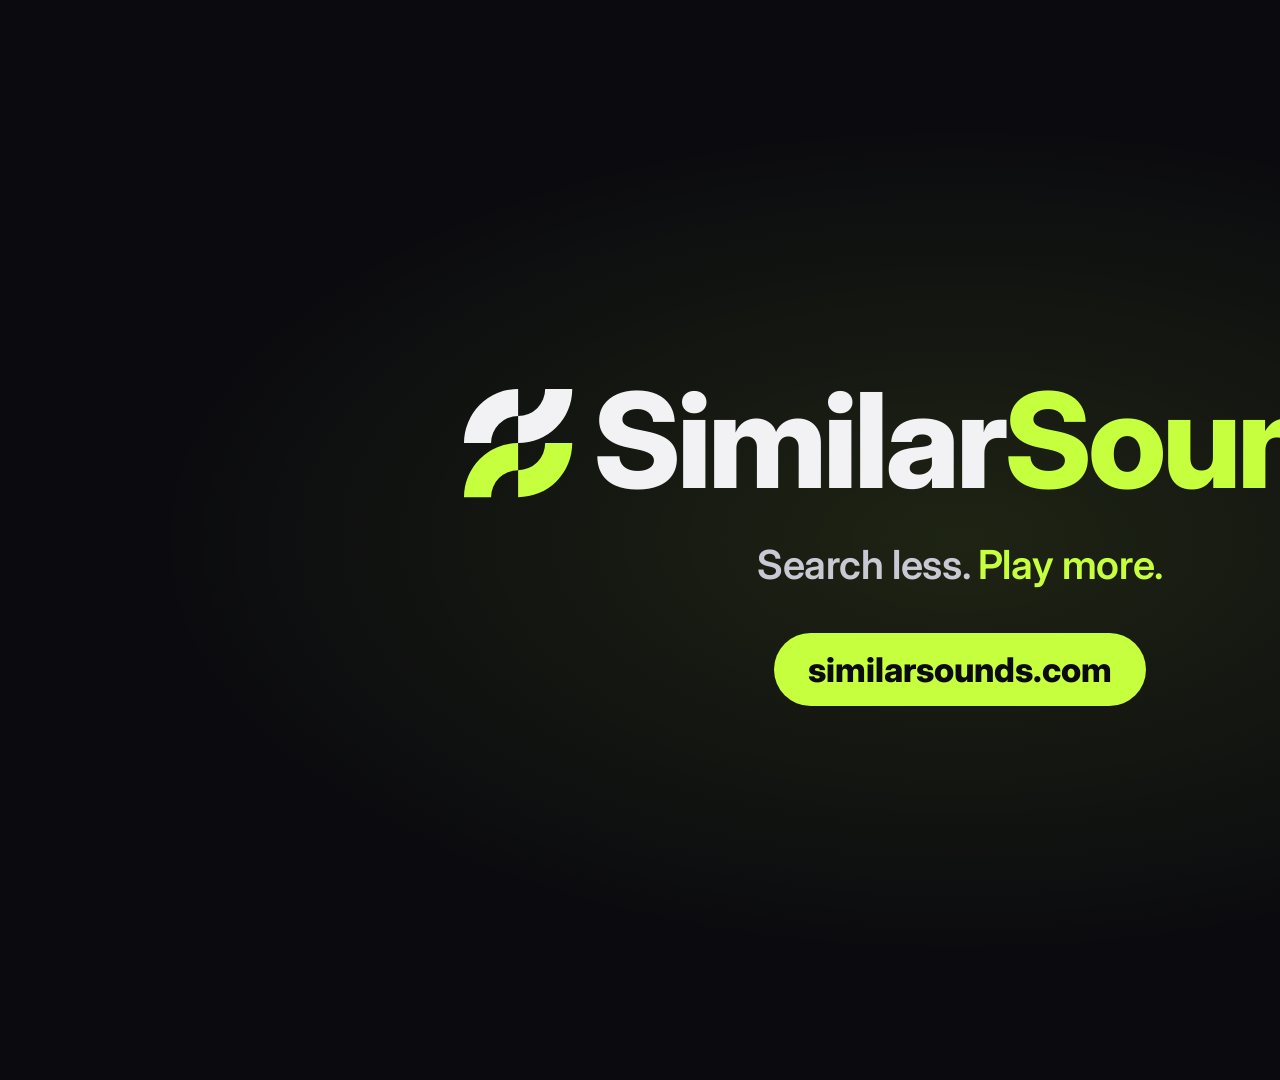
<file: scripts/video/endcard.html>
<!doctype html><html><head><meta charset="utf-8">
<link href="https://fonts.googleapis.com/css2?family=Inter:wght@500;600;800&display=swap" rel="stylesheet">
<style>
html,body{margin:0;width:1920px;height:1080px;background:#0b0b0f;color:#f2f2f5;font-family:Inter,sans-serif;overflow:hidden}
body{display:grid;place-items:center;background:radial-gradient(ellipse 60% 55% at 50% 50%,rgba(198,255,61,.10),transparent 70%),#0b0b0f}
.c{text-align:center}
.logo{font-weight:800;letter-spacing:-0.03em;font-size:132px;line-height:1;white-space:nowrap}
.logo span{color:#c6ff3d}
.mark{display:inline-block;height:.82em;width:.82em;margin-right:.16em;vertical-align:-.07em;overflow:visible}
.tag{margin-top:34px;font-size:40px;font-weight:600;color:#c9c9d4;letter-spacing:-.01em}
.url{margin-top:44px;display:inline-block;padding:16px 34px;border-radius:99px;background:#c6ff3d;color:#0b0b0f;font-weight:800;font-size:34px}
</style></head><body><div class="c">
<div class="logo"><svg class="mark" viewBox="0 0 140 140"><path d="M0 70A70 70 0 0 1 70 0V35A35 35 0 0 0 35 70Z M140 0A70 70 0 0 1 70 70V35A35 35 0 0 0 105 0Z" fill="#f2f2f5"/><path d="M0 140A70 70 0 0 1 70 70V105A35 35 0 0 0 35 140Z M140 70A70 70 0 0 1 70 140V105A35 35 0 0 0 105 70Z" fill="#c6ff3d"/></svg>Similar<span>Sounds</span></div>
<div class="tag">Search less. <span style="color:#c6ff3d">Play more.</span></div>
<div class="url">similarsounds.com</div>
</div></body></html>
</file>
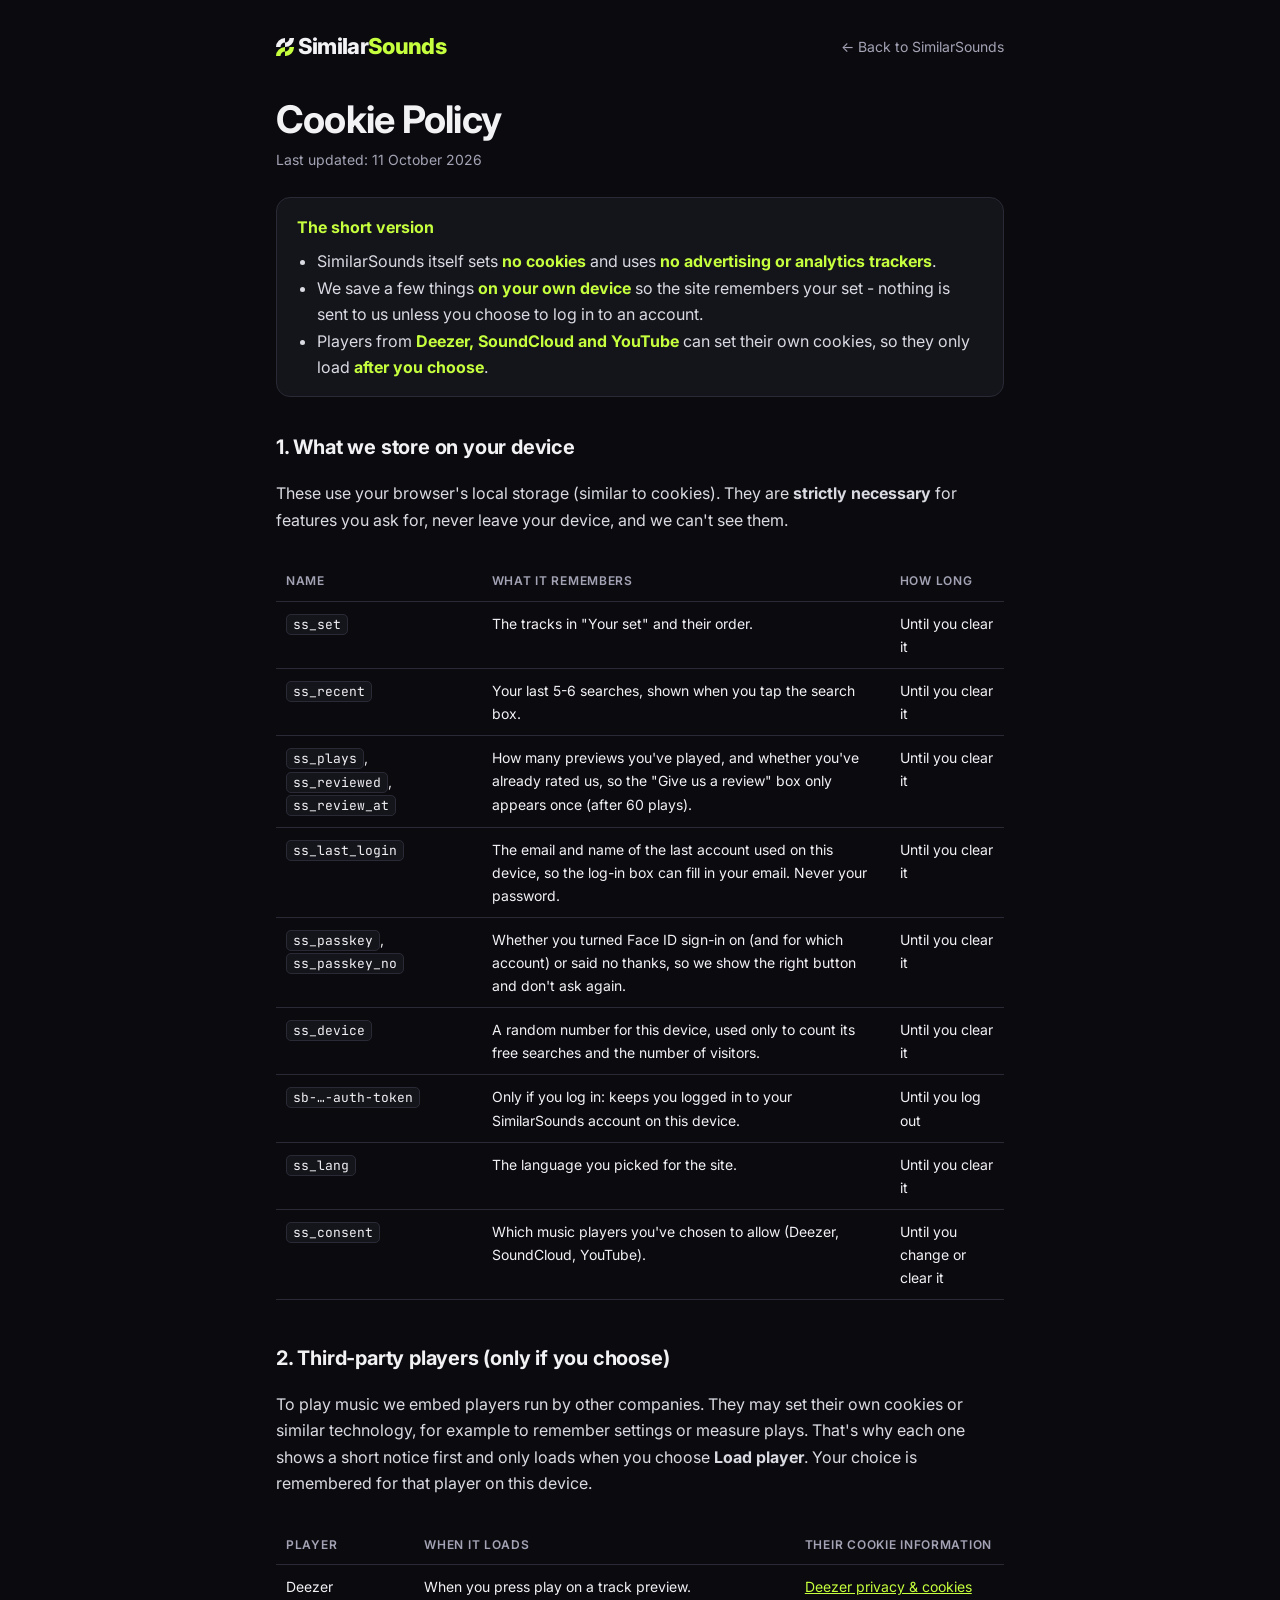
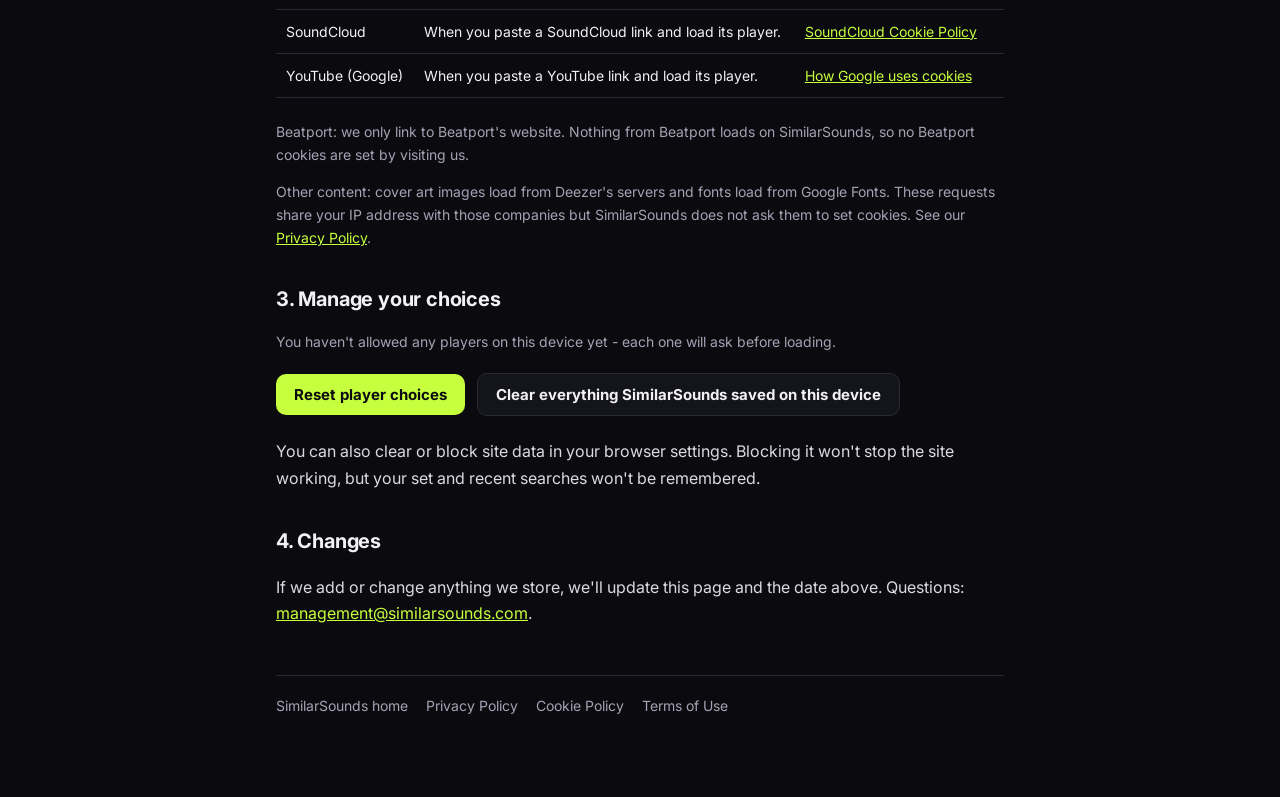
<file: static/legal/cookies.html>
<!doctype html>
<html lang="en-GB">
<head>
<meta charset="utf-8">
<meta name="viewport" content="width=device-width, initial-scale=1">
<title>Cookie Policy - SimilarSounds</title>
<meta name="description" content="What SimilarSounds stores on your device, the third-party players it can load, and how to manage your choices.">
<link rel="canonical" href="https://www.similarsounds.com/cookies">
<link rel="icon" href="/static/apple-touch-icon.png?v=2">
<link href="https://fonts.googleapis.com/css2?family=Inter:wght@400;600;700;800&family=JetBrains+Mono:wght@500&display=swap" rel="stylesheet">
<link rel="stylesheet" href="/static/legal/legal.css">
</head>
<body>
<div class="wrap">
  <div class="top">
    <a class="brand" href="/" aria-label="SimilarSounds - home"><svg viewBox="0 0 140 140" aria-hidden="true"><path d="M0 70A70 70 0 0 1 70 0V35A35 35 0 0 0 35 70Z M140 0A70 70 0 0 1 70 70V35A35 35 0 0 0 105 0Z" fill="#f2f2f5"/><path d="M0 140A70 70 0 0 1 70 70V105A35 35 0 0 0 35 140Z M140 70A70 70 0 0 1 70 140V105A35 35 0 0 0 105 70Z" fill="#c6ff3d"/></svg>Similar<span>Sounds</span></a>
    <a class="back" href="/">← Back to SimilarSounds</a>
  </div>

  <h1>Cookie Policy</h1>
  <p class="updated">Last updated: 11 October 2026</p>
  <p class="note" id="en-only" hidden></p>
<script>
  (function () {
    const m = { es: "Estas páginas solo están disponibles en inglés.", fr: "Ces pages ne sont disponibles qu'en anglais.", de: "Diese Seiten gibt es nur auf Englisch.", it: "Queste pagine sono disponibili solo in inglese.", pt: "Estas páginas estão disponíveis apenas em inglês.", nl: "Deze pagina's zijn alleen in het Engels beschikbaar." };
    let l = "en"; try { l = localStorage.getItem("ss_lang") || "en"; } catch {}
    const n = document.getElementById("en-only");
    if (m[l]) { n.textContent = m[l]; n.lang = l; n.hidden = false; }
  })();
</script>

  <div class="summary">
    <b>The short version</b>
    <ul>
      <li>SimilarSounds itself sets <b>no cookies</b> and uses <b>no advertising or analytics trackers</b>.</li>
      <li>We save a few things <b>on your own device</b> so the site remembers your set - nothing is sent to us unless you choose to log in to an account.</li>
      <li>Players from <b>Deezer, SoundCloud and YouTube</b> can set their own cookies, so they only load <b>after you choose</b>.</li>
    </ul>
  </div>

  <h2>1. What we store on your device</h2>
  <p>These use your browser's local storage (similar to cookies). They are <b>strictly necessary</b> for features you ask for, never leave your device, and we can't see them.</p>
  <div class="table-wrap"><table>
    <tr><th>Name</th><th>What it remembers</th><th>How long</th></tr>
    <tr><td><code>ss_set</code></td><td>The tracks in "Your set" and their order.</td><td>Until you clear it</td></tr>
    <tr><td><code>ss_recent</code></td><td>Your last 5-6 searches, shown when you tap the search box.</td><td>Until you clear it</td></tr>
    <tr><td><code>ss_plays</code>, <code>ss_reviewed</code>, <code>ss_review_at</code></td><td>How many previews you've played, and whether you've already rated us, so the "Give us a review" box only appears once (after 60 plays).</td><td>Until you clear it</td></tr>
    <tr><td><code>ss_last_login</code></td><td>The email and name of the last account used on this device, so the log-in box can fill in your email. Never your password.</td><td>Until you clear it</td></tr>
    <tr><td><code>ss_passkey</code>, <code>ss_passkey_no</code></td><td>Whether you turned Face ID sign-in on (and for which account) or said no thanks, so we show the right button and don't ask again.</td><td>Until you clear it</td></tr>
    <tr><td><code>ss_device</code></td><td>A random number for this device, used only to count its free searches and the number of visitors.</td><td>Until you clear it</td></tr>
    <tr><td><code>sb-…-auth-token</code></td><td>Only if you log in: keeps you logged in to your SimilarSounds account on this device.</td><td>Until you log out</td></tr>
    <tr><td><code>ss_lang</code></td><td>The language you picked for the site.</td><td>Until you clear it</td></tr>
    <tr><td><code>ss_consent</code></td><td>Which music players you've chosen to allow (Deezer, SoundCloud, YouTube).</td><td>Until you change or clear it</td></tr>
  </table></div>

  <h2>2. Third-party players (only if you choose)</h2>
  <p>To play music we embed players run by other companies. They may set their own cookies or similar technology, for example to remember settings or measure plays. That's why each one shows a short notice first and only loads when you choose <b>Load player</b>. Your choice is remembered for that player on this device.</p>
  <div class="table-wrap"><table>
    <tr><th>Player</th><th>When it loads</th><th>Their cookie information</th></tr>
    <tr><td>Deezer</td><td>When you press play on a track preview.</td><td><a href="https://www.deezer.com/en/legal/personal-datas" target="_blank" rel="noopener">Deezer privacy &amp; cookies</a></td></tr>
    <tr><td>SoundCloud</td><td>When you paste a SoundCloud link and load its player.</td><td><a href="https://soundcloud.com/pages/cookies" target="_blank" rel="noopener">SoundCloud Cookie Policy</a></td></tr>
    <tr><td>YouTube (Google)</td><td>When you paste a YouTube link and load its player.</td><td><a href="https://policies.google.com/technologies/cookies" target="_blank" rel="noopener">How Google uses cookies</a></td></tr>
  </table></div>
  <p class="note">Beatport: we only link to Beatport's website. Nothing from Beatport loads on SimilarSounds, so no Beatport cookies are set by visiting us.</p>
  <p class="note">Other content: cover art images load from Deezer's servers and fonts load from Google Fonts. These requests share your IP address with those companies but SimilarSounds does not ask them to set cookies. See our <a href="/privacy">Privacy Policy</a>.</p>

  <h2>3. Manage your choices</h2>
  <p id="state" class="note">Checking your current choices…</p>
  <button class="btn" id="reset">Reset player choices</button>
  <button class="btn ghost" id="wipe">Clear everything SimilarSounds saved on this device</button>
  <p class="note" id="done" role="status" aria-live="polite"></p>
  <p>You can also clear or block site data in your browser settings. Blocking it won't stop the site working, but your set and recent searches won't be remembered.</p>

  <h2>4. Changes</h2>
  <p>If we add or change anything we store, we'll update this page and the date above. Questions: <a href="mailto:management@similarsounds.com">management@similarsounds.com</a>.</p>

  <nav class="foot" aria-label="Legal">
    <a href="/">SimilarSounds home</a><a href="/privacy">Privacy Policy</a><a href="/cookies">Cookie Policy</a><a href="/terms">Terms of Use</a>
  </nav>
</div>
<script>
  const names = { deezer: "Deezer", soundcloud: "SoundCloud", youtube: "YouTube" };
  function read() { try { return JSON.parse(localStorage.getItem("ss_consent") || "{}"); } catch { return {}; } }
  function show() {
    const c = read(), on = Object.keys(names).filter(k => c[k]).map(k => names[k]);
    document.getElementById("state").textContent = on.length
      ? `Players you've allowed on this device: ${on.join(", ")}.`
      : "You haven't allowed any players on this device yet - each one will ask before loading.";
  }
  document.getElementById("reset").onclick = () => {
    try { localStorage.removeItem("ss_consent"); } catch {}
    show(); document.getElementById("done").textContent = "Done - each player will ask again before loading.";
  };
  document.getElementById("wipe").onclick = () => {
    try { ["ss_consent", "ss_set", "ss_recent", "ss_plays", "ss_reviewed", "ss_review_at", "ss_lang", "ss_device", "ss_last_login", "ss_passkey", "ss_passkey_no"].forEach(k => localStorage.removeItem(k)); } catch {}
    show(); document.getElementById("done").textContent = "Done - your set, recent searches, player choices, language and review status have been removed from this device.";
  };
  show();
</script>
</body>
</html>
</file>
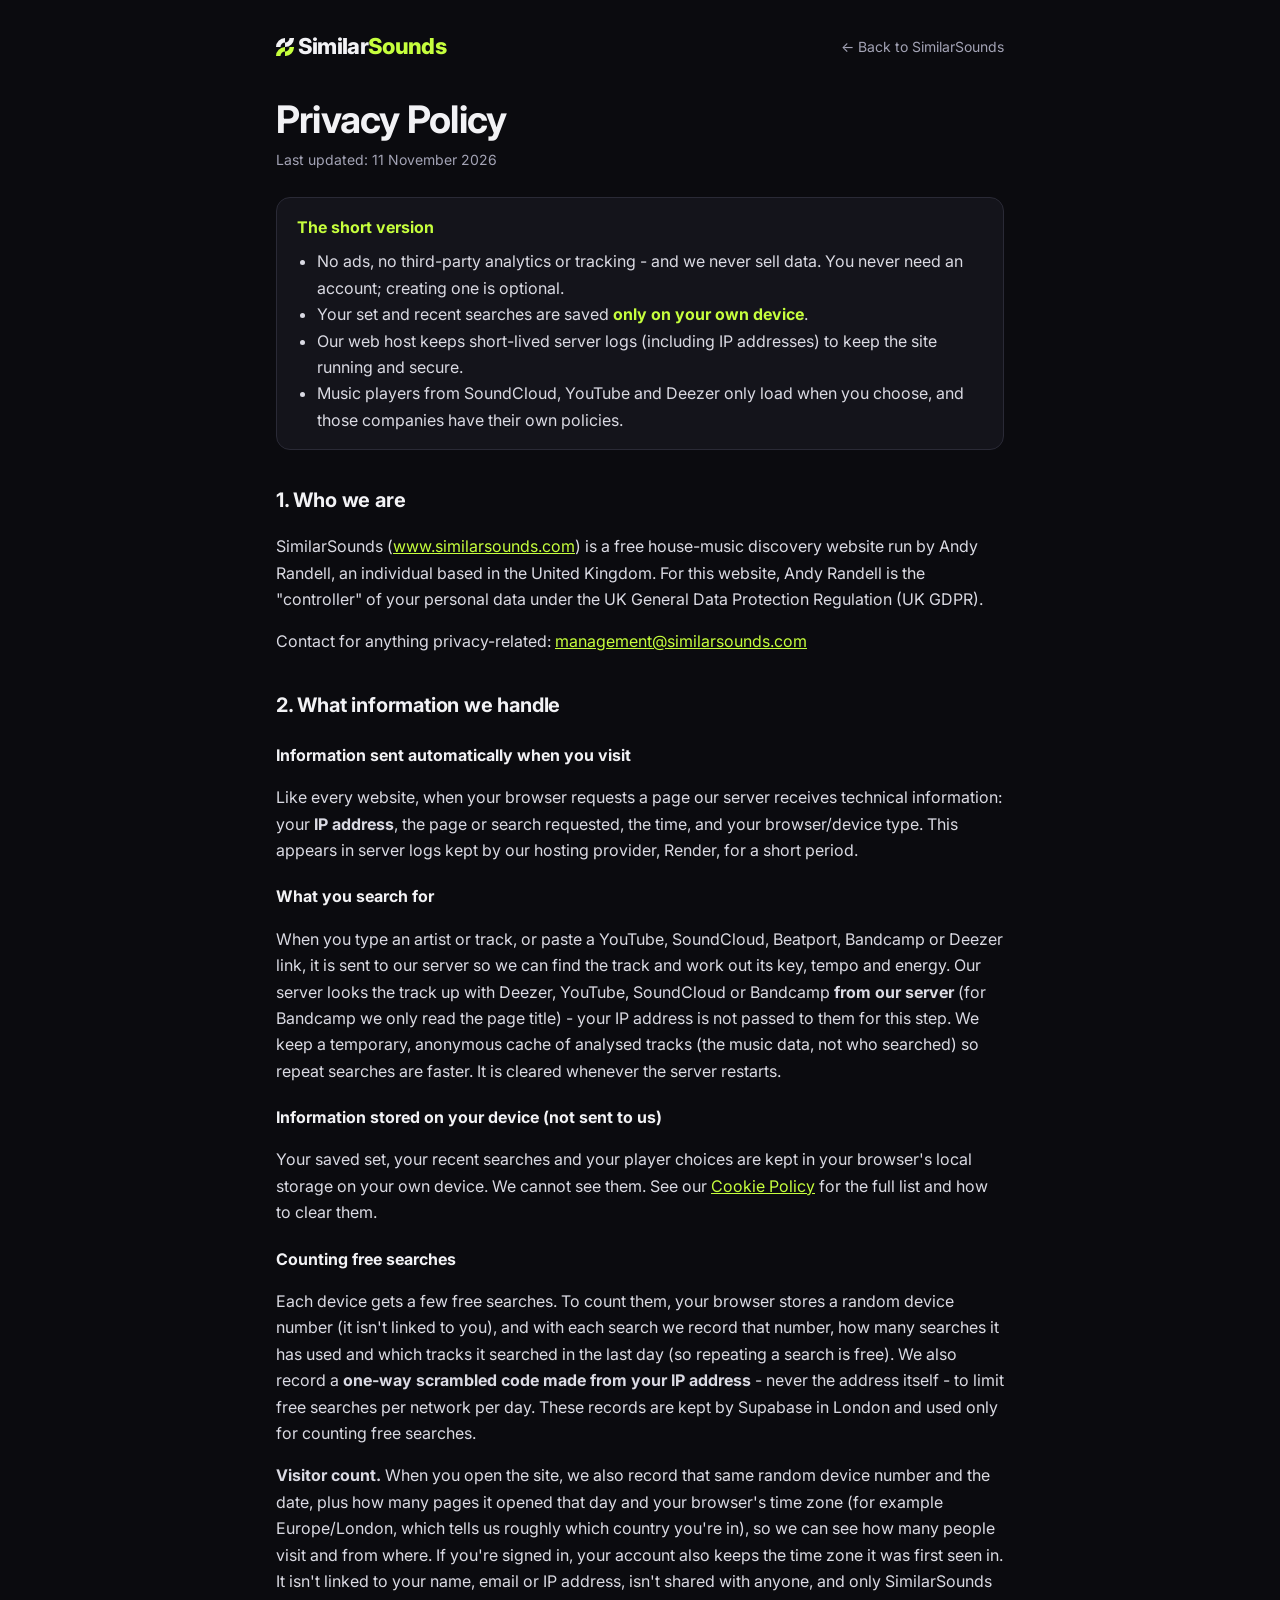
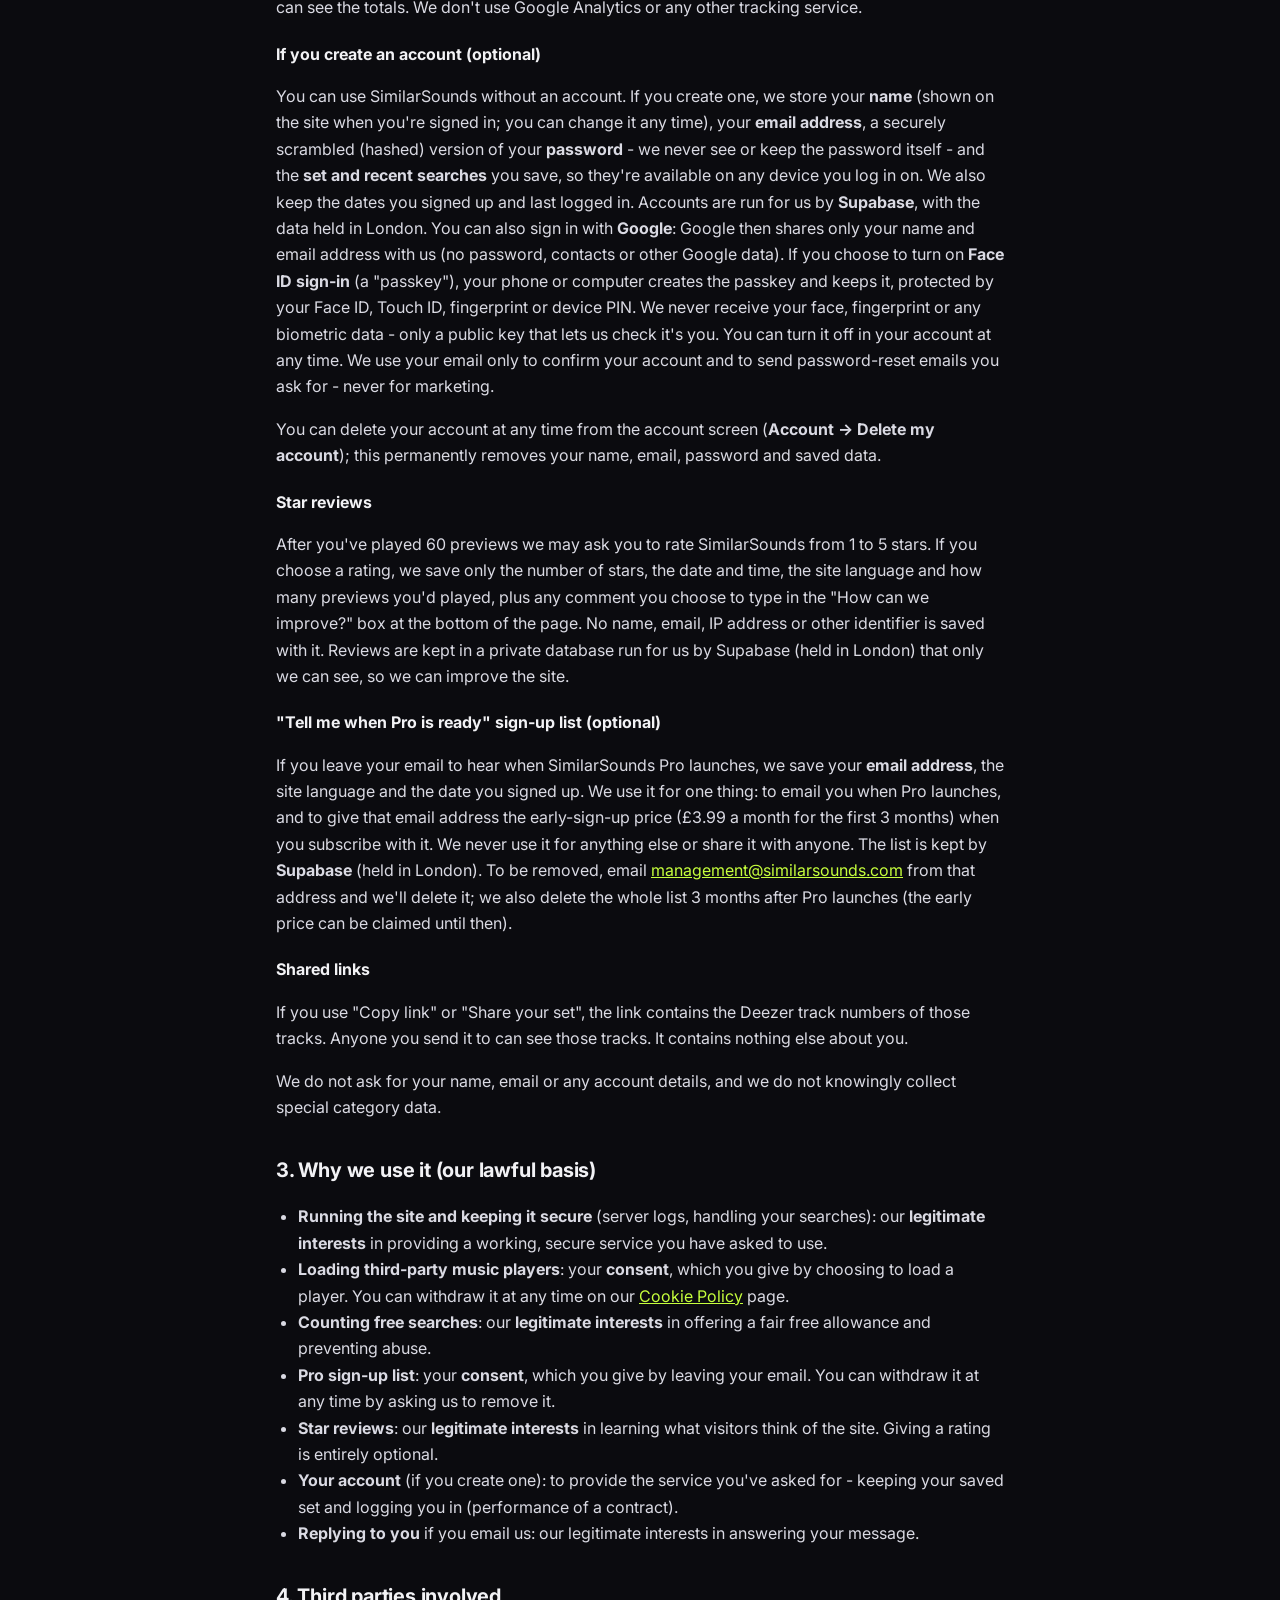
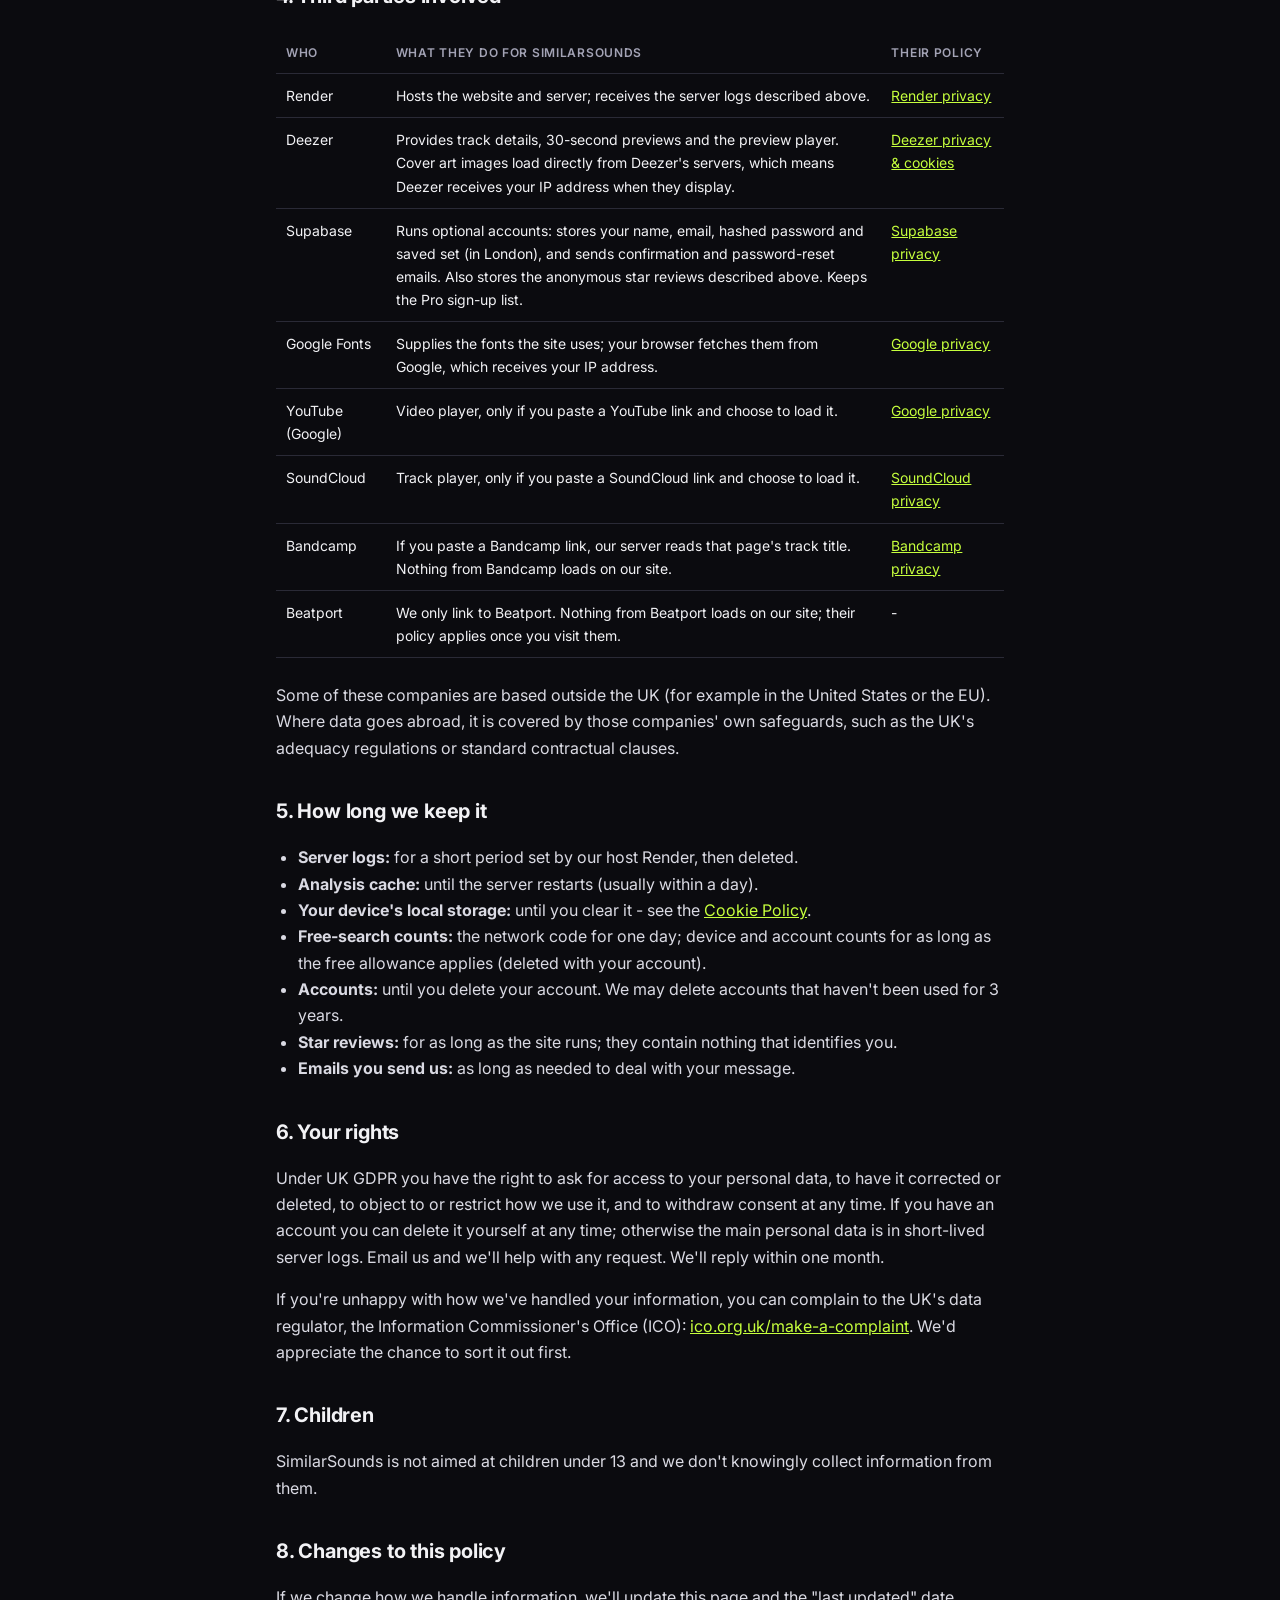
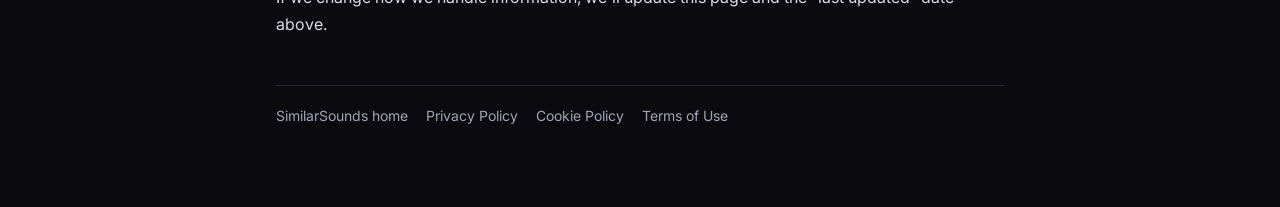
<file: static/legal/privacy.html>
<!doctype html>
<html lang="en-GB">
<head>
<meta charset="utf-8">
<meta name="viewport" content="width=device-width, initial-scale=1">
<title>Privacy Policy - SimilarSounds</title>
<meta name="description" content="How SimilarSounds handles your information: what we collect, why, and your rights.">
<link rel="canonical" href="https://www.similarsounds.com/privacy">
<link rel="icon" href="/static/apple-touch-icon.png?v=2">
<link href="https://fonts.googleapis.com/css2?family=Inter:wght@400;600;700;800&family=JetBrains+Mono:wght@500&display=swap" rel="stylesheet">
<link rel="stylesheet" href="/static/legal/legal.css">
</head>
<body>
<div class="wrap">
  <div class="top">
    <a class="brand" href="/" aria-label="SimilarSounds - home"><svg viewBox="0 0 140 140" aria-hidden="true"><path d="M0 70A70 70 0 0 1 70 0V35A35 35 0 0 0 35 70Z M140 0A70 70 0 0 1 70 70V35A35 35 0 0 0 105 0Z" fill="#f2f2f5"/><path d="M0 140A70 70 0 0 1 70 70V105A35 35 0 0 0 35 140Z M140 70A70 70 0 0 1 70 140V105A35 35 0 0 0 105 70Z" fill="#c6ff3d"/></svg>Similar<span>Sounds</span></a>
    <a class="back" href="/">← Back to SimilarSounds</a>
  </div>

  <h1>Privacy Policy</h1>
  <p class="updated">Last updated: 11 November 2026</p>
  <p class="note" id="en-only" hidden></p>
<script>
  (function () {
    const m = { es: "Estas páginas solo están disponibles en inglés.", fr: "Ces pages ne sont disponibles qu'en anglais.", de: "Diese Seiten gibt es nur auf Englisch.", it: "Queste pagine sono disponibili solo in inglese.", pt: "Estas páginas estão disponíveis apenas em inglês.", nl: "Deze pagina's zijn alleen in het Engels beschikbaar." };
    let l = "en"; try { l = localStorage.getItem("ss_lang") || "en"; } catch {}
    const n = document.getElementById("en-only");
    if (m[l]) { n.textContent = m[l]; n.lang = l; n.hidden = false; }
  })();
</script>

  <div class="summary">
    <b>The short version</b>
    <ul>
      <li>No ads, no third-party analytics or tracking - and we never sell data. You never need an account; creating one is optional.</li>
      <li>Your set and recent searches are saved <b>only on your own device</b>.</li>
      <li>Our web host keeps short-lived server logs (including IP addresses) to keep the site running and secure.</li>
      <li>Music players from SoundCloud, YouTube and Deezer only load when you choose, and those companies have their own policies.</li>
    </ul>
  </div>

  <h2>1. Who we are</h2>
  <p>SimilarSounds (<a href="https://www.similarsounds.com">www.similarsounds.com</a>) is a free house-music discovery website run by Andy Randell, an individual based in the United Kingdom. For this website, Andy Randell is the "controller" of your personal data under the UK General Data Protection Regulation (UK GDPR).</p>
  <p>Contact for anything privacy-related: <a href="mailto:management@similarsounds.com">management@similarsounds.com</a></p>

  <h2>2. What information we handle</h2>
  <h3>Information sent automatically when you visit</h3>
  <p>Like every website, when your browser requests a page our server receives technical information: your <b>IP address</b>, the page or search requested, the time, and your browser/device type. This appears in server logs kept by our hosting provider, Render, for a short period.</p>
  <h3>What you search for</h3>
  <p>When you type an artist or track, or paste a YouTube, SoundCloud, Beatport, Bandcamp or Deezer link, it is sent to our server so we can find the track and work out its key, tempo and energy. Our server looks the track up with Deezer, YouTube, SoundCloud or Bandcamp <b>from our server</b> (for Bandcamp we only read the page title) - your IP address is not passed to them for this step. We keep a temporary, anonymous cache of analysed tracks (the music data, not who searched) so repeat searches are faster. It is cleared whenever the server restarts.</p>
  <h3>Information stored on your device (not sent to us)</h3>
  <p>Your saved set, your recent searches and your player choices are kept in your browser's local storage on your own device. We cannot see them. See our <a href="/cookies">Cookie Policy</a> for the full list and how to clear them.</p>
  <h3>Counting free searches</h3>
  <p>Each device gets a few free searches. To count them, your browser stores a random device number (it isn't linked to you), and with each search we record that number, how many searches it has used and which tracks it searched in the last day (so repeating a search is free). We also record a <b>one-way scrambled code made from your IP address</b> - never the address itself - to limit free searches per network per day. These records are kept by Supabase in London and used only for counting free searches.</p>
  <p><b>Visitor count.</b> When you open the site, we also record that same random device number and the date, plus how many pages it opened that day and your browser's time zone (for example Europe/London, which tells us roughly which country you're in), so we can see how many people visit and from where. If you're signed in, your account also keeps the time zone it was first seen in. It isn't linked to your name, email or IP address, isn't shared with anyone, and only SimilarSounds can see the totals. We don't use Google Analytics or any other tracking service.</p>
  <h3>If you create an account (optional)</h3>
  <p>You can use SimilarSounds without an account. If you create one, we store your <b>name</b> (shown on the site when you're signed in; you can change it any time), your <b>email address</b>, a securely scrambled (hashed) version of your <b>password</b> - we never see or keep the password itself - and the <b>set and recent searches</b> you save, so they're available on any device you log in on. We also keep the dates you signed up and last logged in. Accounts are run for us by <b>Supabase</b>, with the data held in London. You can also sign in with <b>Google</b>: Google then shares only your name and email address with us (no password, contacts or other Google data). If you choose to turn on <b>Face ID sign-in</b> (a "passkey"), your phone or computer creates the passkey and keeps it, protected by your Face ID, Touch ID, fingerprint or device PIN. We never receive your face, fingerprint or any biometric data - only a public key that lets us check it's you. You can turn it off in your account at any time. We use your email only to confirm your account and to send password-reset emails you ask for - never for marketing.</p>
  <p>You can delete your account at any time from the account screen (<b>Account → Delete my account</b>); this permanently removes your name, email, password and saved data.</p>
  <h3>Star reviews</h3>
  <p>After you've played 60 previews we may ask you to rate SimilarSounds from 1 to 5 stars. If you choose a rating, we save only the number of stars, the date and time, the site language and how many previews you'd played, plus any comment you choose to type in the "How can we improve?" box at the bottom of the page. No name, email, IP address or other identifier is saved with it. Reviews are kept in a private database run for us by Supabase (held in London) that only we can see, so we can improve the site.</p>
  <h3>"Tell me when Pro is ready" sign-up list (optional)</h3>
  <p>If you leave your email to hear when SimilarSounds Pro launches, we save your <b>email address</b>, the site language and the date you signed up. We use it for one thing: to email you when Pro launches, and to give that email address the early-sign-up price (£3.99 a month for the first 3 months) when you subscribe with it. We never use it for anything else or share it with anyone. The list is kept by <b>Supabase</b> (held in London). To be removed, email <a href="mailto:management@similarsounds.com">management@similarsounds.com</a> from that address and we'll delete it; we also delete the whole list 3 months after Pro launches (the early price can be claimed until then).</p>
  <h3>Shared links</h3>
  <p>If you use "Copy link" or "Share your set", the link contains the Deezer track numbers of those tracks. Anyone you send it to can see those tracks. It contains nothing else about you.</p>
  <p>We do not ask for your name, email or any account details, and we do not knowingly collect special category data.</p>

  <h2>3. Why we use it (our lawful basis)</h2>
  <ul>
    <li><b>Running the site and keeping it secure</b> (server logs, handling your searches): our <b>legitimate interests</b> in providing a working, secure service you have asked to use.</li>
    <li><b>Loading third-party music players</b>: your <b>consent</b>, which you give by choosing to load a player. You can withdraw it at any time on our <a href="/cookies">Cookie Policy</a> page.</li>
    <li><b>Counting free searches</b>: our <b>legitimate interests</b> in offering a fair free allowance and preventing abuse.</li>
    <li><b>Pro sign-up list</b>: your <b>consent</b>, which you give by leaving your email. You can withdraw it at any time by asking us to remove it.</li>
    <li><b>Star reviews</b>: our <b>legitimate interests</b> in learning what visitors think of the site. Giving a rating is entirely optional.</li>
    <li><b>Your account</b> (if you create one): to provide the service you've asked for - keeping your saved set and logging you in (performance of a contract).</li>
    <li><b>Replying to you</b> if you email us: our legitimate interests in answering your message.</li>
  </ul>

  <h2>4. Third parties involved</h2>
  <div class="table-wrap"><table>
    <tr><th>Who</th><th>What they do for SimilarSounds</th><th>Their policy</th></tr>
    <tr><td>Render</td><td>Hosts the website and server; receives the server logs described above.</td><td><a href="https://render.com/privacy" target="_blank" rel="noopener">Render privacy</a></td></tr>
    <tr><td>Deezer</td><td>Provides track details, 30-second previews and the preview player. Cover art images load directly from Deezer's servers, which means Deezer receives your IP address when they display.</td><td><a href="https://www.deezer.com/en/legal/personal-datas" target="_blank" rel="noopener">Deezer privacy &amp; cookies</a></td></tr>
    <tr><td>Supabase</td><td>Runs optional accounts: stores your name, email, hashed password and saved set (in London), and sends confirmation and password-reset emails. Also stores the anonymous star reviews described above. Keeps the Pro sign-up list.</td><td><a href="https://supabase.com/privacy" target="_blank" rel="noopener">Supabase privacy</a></td></tr>
    <tr><td>Google Fonts</td><td>Supplies the fonts the site uses; your browser fetches them from Google, which receives your IP address.</td><td><a href="https://policies.google.com/privacy" target="_blank" rel="noopener">Google privacy</a></td></tr>
    <tr><td>YouTube (Google)</td><td>Video player, only if you paste a YouTube link and choose to load it.</td><td><a href="https://policies.google.com/privacy" target="_blank" rel="noopener">Google privacy</a></td></tr>
    <tr><td>SoundCloud</td><td>Track player, only if you paste a SoundCloud link and choose to load it.</td><td><a href="https://soundcloud.com/pages/privacy" target="_blank" rel="noopener">SoundCloud privacy</a></td></tr>
    <tr><td>Bandcamp</td><td>If you paste a Bandcamp link, our server reads that page's track title. Nothing from Bandcamp loads on our site.</td><td><a href="https://bandcamp.com/privacy" target="_blank" rel="noopener">Bandcamp privacy</a></td></tr>
    <tr><td>Beatport</td><td>We only link to Beatport. Nothing from Beatport loads on our site; their policy applies once you visit them.</td><td>-</td></tr>
  </table></div>
  <p>Some of these companies are based outside the UK (for example in the United States or the EU). Where data goes abroad, it is covered by those companies' own safeguards, such as the UK's adequacy regulations or standard contractual clauses.</p>

  <h2>5. How long we keep it</h2>
  <ul>
    <li><b>Server logs:</b> for a short period set by our host Render, then deleted.</li>
    <li><b>Analysis cache:</b> until the server restarts (usually within a day).</li>
    <li><b>Your device's local storage:</b> until you clear it - see the <a href="/cookies">Cookie Policy</a>.</li>
    <li><b>Free-search counts:</b> the network code for one day; device and account counts for as long as the free allowance applies (deleted with your account).</li>
    <li><b>Accounts:</b> until you delete your account. We may delete accounts that haven't been used for 3 years.</li>
    <li><b>Star reviews:</b> for as long as the site runs; they contain nothing that identifies you.</li>
    <li><b>Emails you send us:</b> as long as needed to deal with your message.</li>
  </ul>

  <h2>6. Your rights</h2>
  <p>Under UK GDPR you have the right to ask for access to your personal data, to have it corrected or deleted, to object to or restrict how we use it, and to withdraw consent at any time. If you have an account you can delete it yourself at any time; otherwise the main personal data is in short-lived server logs. Email us and we'll help with any request. We'll reply within one month.</p>
  <p>If you're unhappy with how we've handled your information, you can complain to the UK's data regulator, the Information Commissioner's Office (ICO): <a href="https://ico.org.uk/make-a-complaint/" target="_blank" rel="noopener">ico.org.uk/make-a-complaint</a>. We'd appreciate the chance to sort it out first.</p>

  <h2>7. Children</h2>
  <p>SimilarSounds is not aimed at children under 13 and we don't knowingly collect information from them.</p>

  <h2>8. Changes to this policy</h2>
  <p>If we change how we handle information, we'll update this page and the "last updated" date above.</p>

  <nav class="foot" aria-label="Legal">
    <a href="/">SimilarSounds home</a><a href="/privacy">Privacy Policy</a><a href="/cookies">Cookie Policy</a><a href="/terms">Terms of Use</a>
  </nav>
</div>
</body>
</html>
</file>
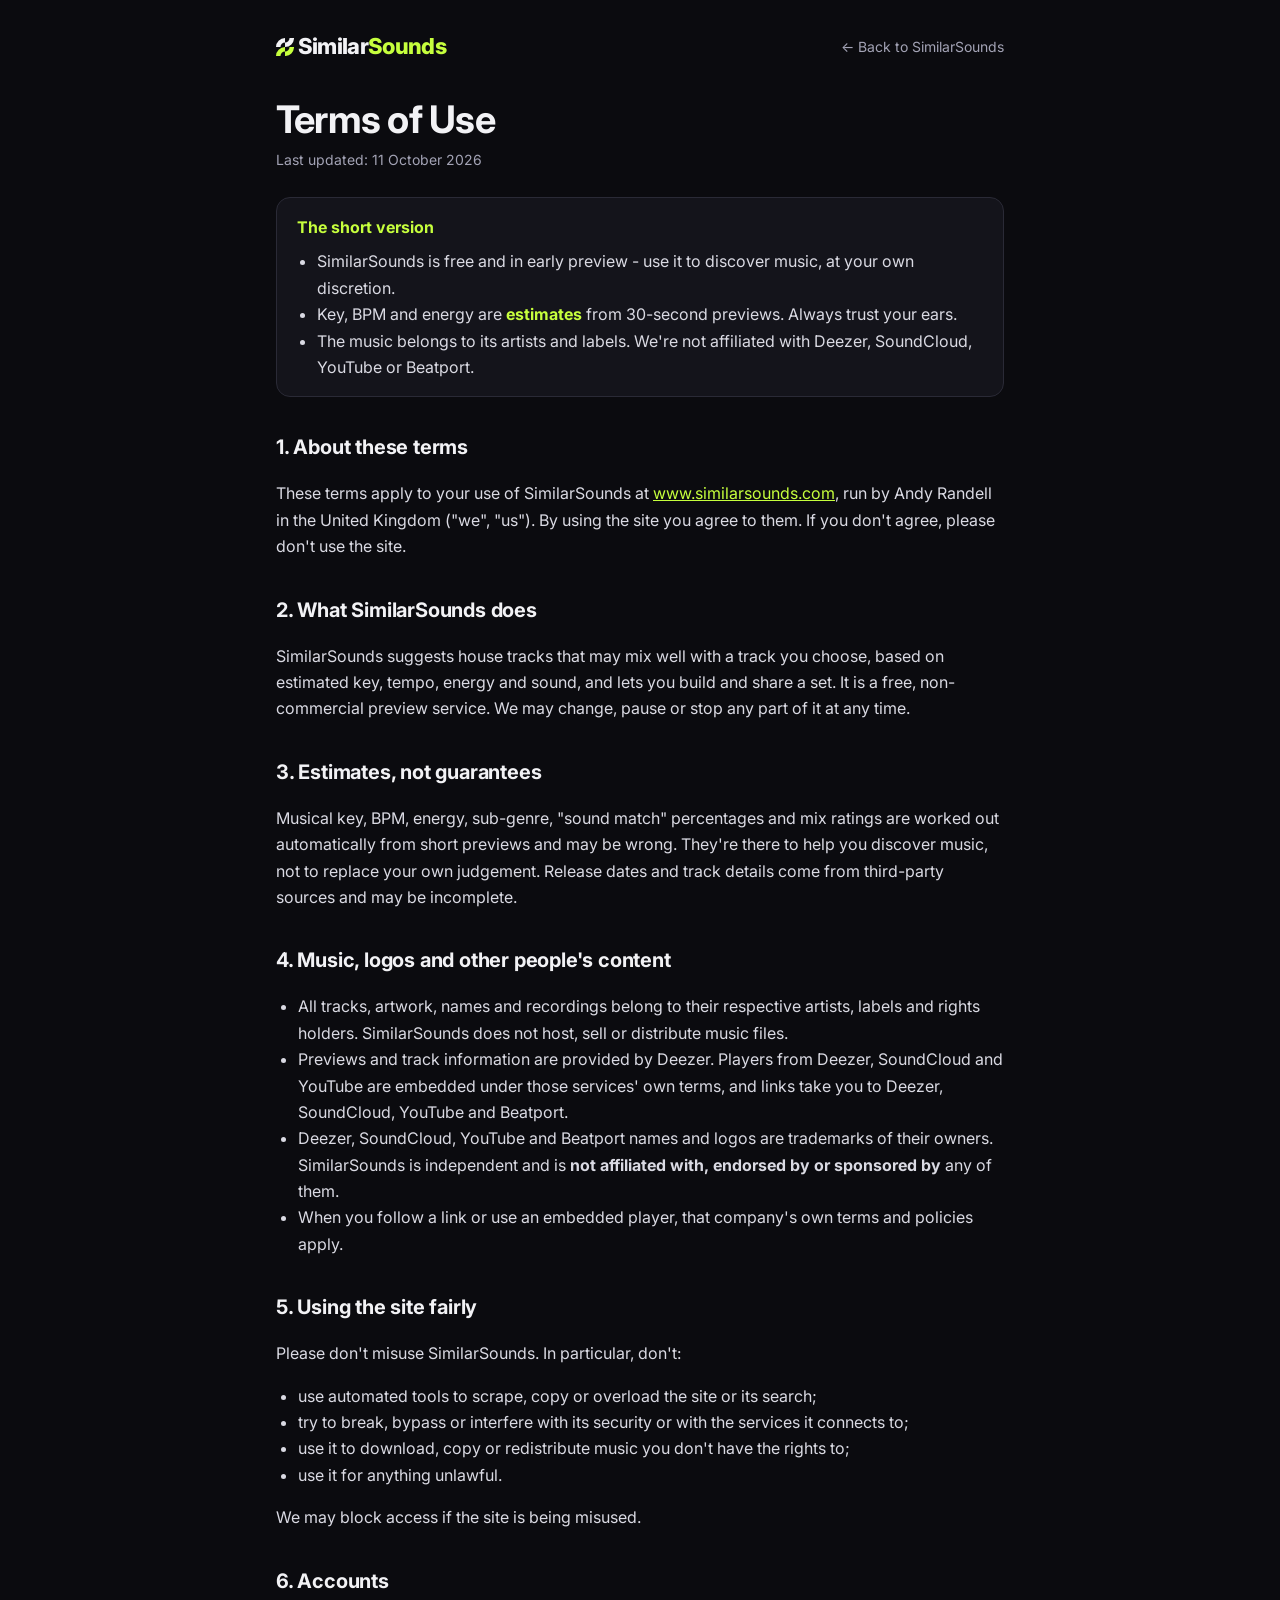
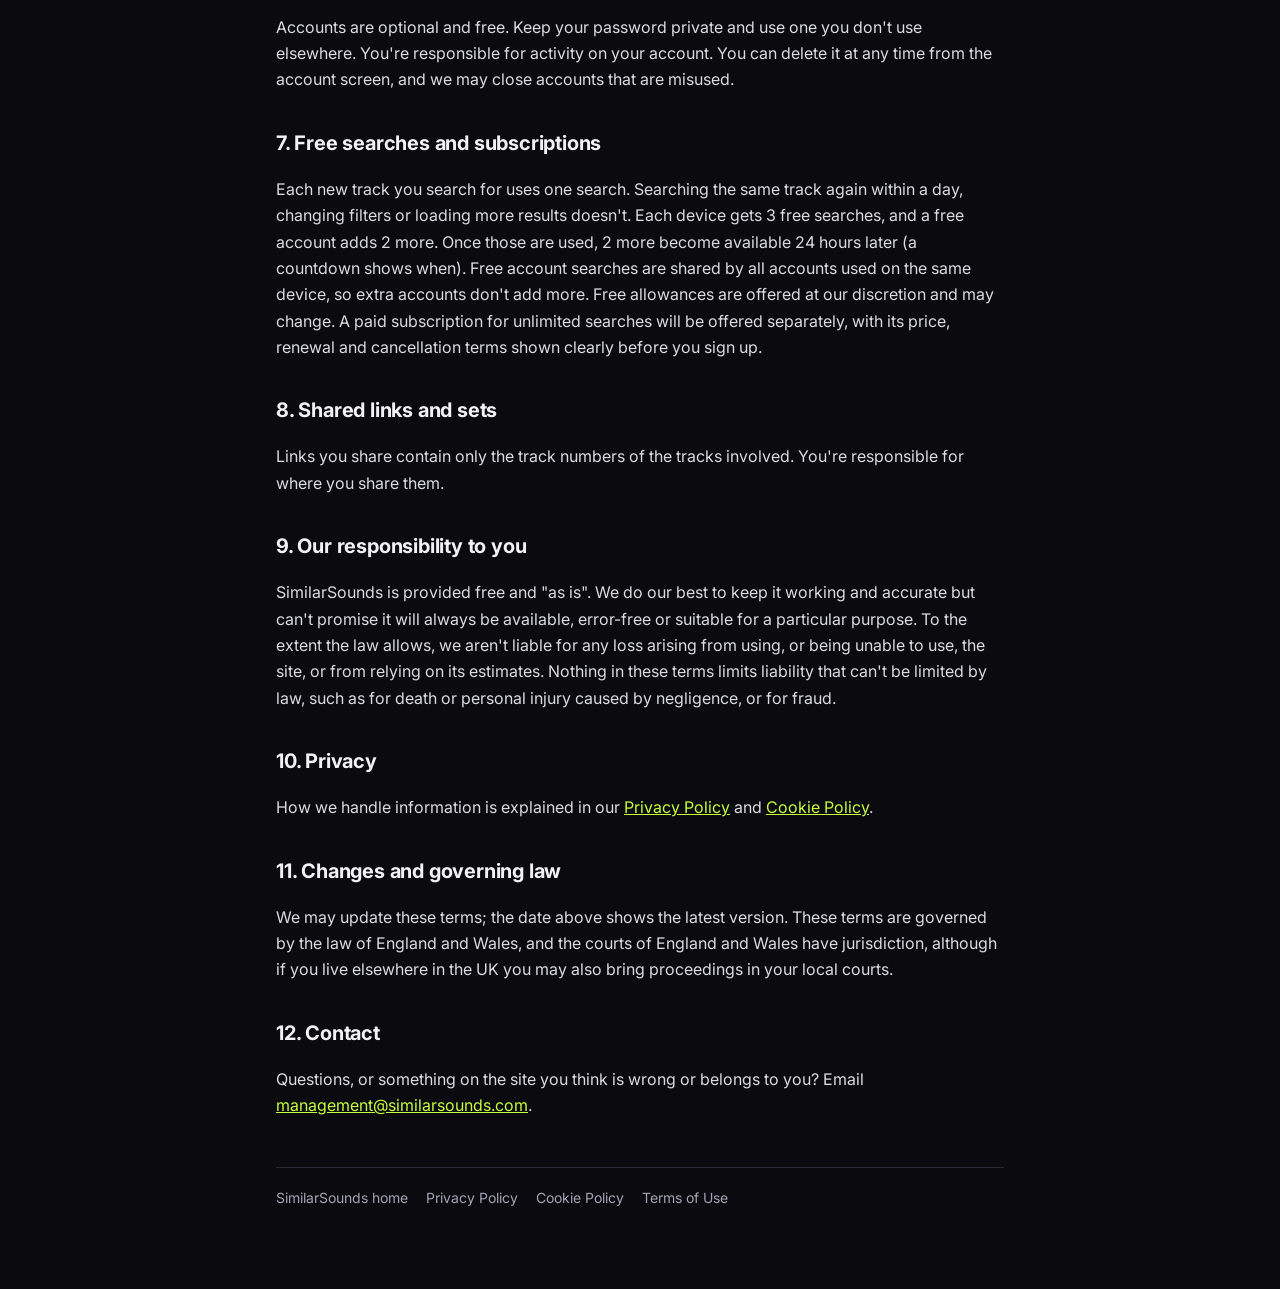
<file: static/legal/terms.html>
<!doctype html>
<html lang="en-GB">
<head>
<meta charset="utf-8">
<meta name="viewport" content="width=device-width, initial-scale=1">
<title>Terms of Use - SimilarSounds</title>
<meta name="description" content="The terms for using SimilarSounds, the free house-music discovery site.">
<link rel="canonical" href="https://www.similarsounds.com/terms">
<link rel="icon" href="/static/apple-touch-icon.png?v=2">
<link href="https://fonts.googleapis.com/css2?family=Inter:wght@400;600;700;800&family=JetBrains+Mono:wght@500&display=swap" rel="stylesheet">
<link rel="stylesheet" href="/static/legal/legal.css">
</head>
<body>
<div class="wrap">
  <div class="top">
    <a class="brand" href="/" aria-label="SimilarSounds - home"><svg viewBox="0 0 140 140" aria-hidden="true"><path d="M0 70A70 70 0 0 1 70 0V35A35 35 0 0 0 35 70Z M140 0A70 70 0 0 1 70 70V35A35 35 0 0 0 105 0Z" fill="#f2f2f5"/><path d="M0 140A70 70 0 0 1 70 70V105A35 35 0 0 0 35 140Z M140 70A70 70 0 0 1 70 140V105A35 35 0 0 0 105 70Z" fill="#c6ff3d"/></svg>Similar<span>Sounds</span></a>
    <a class="back" href="/">← Back to SimilarSounds</a>
  </div>

  <h1>Terms of Use</h1>
  <p class="updated">Last updated: 11 October 2026</p>
  <p class="note" id="en-only" hidden></p>
<script>
  (function () {
    const m = { es: "Estas páginas solo están disponibles en inglés.", fr: "Ces pages ne sont disponibles qu'en anglais.", de: "Diese Seiten gibt es nur auf Englisch.", it: "Queste pagine sono disponibili solo in inglese.", pt: "Estas páginas estão disponíveis apenas em inglês.", nl: "Deze pagina's zijn alleen in het Engels beschikbaar." };
    let l = "en"; try { l = localStorage.getItem("ss_lang") || "en"; } catch {}
    const n = document.getElementById("en-only");
    if (m[l]) { n.textContent = m[l]; n.lang = l; n.hidden = false; }
  })();
</script>

  <div class="summary">
    <b>The short version</b>
    <ul>
      <li>SimilarSounds is free and in early preview - use it to discover music, at your own discretion.</li>
      <li>Key, BPM and energy are <b>estimates</b> from 30-second previews. Always trust your ears.</li>
      <li>The music belongs to its artists and labels. We're not affiliated with Deezer, SoundCloud, YouTube or Beatport.</li>
    </ul>
  </div>

  <h2>1. About these terms</h2>
  <p>These terms apply to your use of SimilarSounds at <a href="https://www.similarsounds.com">www.similarsounds.com</a>, run by Andy Randell in the United Kingdom ("we", "us"). By using the site you agree to them. If you don't agree, please don't use the site.</p>

  <h2>2. What SimilarSounds does</h2>
  <p>SimilarSounds suggests house tracks that may mix well with a track you choose, based on estimated key, tempo, energy and sound, and lets you build and share a set. It is a free, non-commercial preview service. We may change, pause or stop any part of it at any time.</p>

  <h2>3. Estimates, not guarantees</h2>
  <p>Musical key, BPM, energy, sub-genre, "sound match" percentages and mix ratings are worked out automatically from short previews and may be wrong. They're there to help you discover music, not to replace your own judgement. Release dates and track details come from third-party sources and may be incomplete.</p>

  <h2>4. Music, logos and other people's content</h2>
  <ul>
    <li>All tracks, artwork, names and recordings belong to their respective artists, labels and rights holders. SimilarSounds does not host, sell or distribute music files.</li>
    <li>Previews and track information are provided by Deezer. Players from Deezer, SoundCloud and YouTube are embedded under those services' own terms, and links take you to Deezer, SoundCloud, YouTube and Beatport.</li>
    <li>Deezer, SoundCloud, YouTube and Beatport names and logos are trademarks of their owners. SimilarSounds is independent and is <b>not affiliated with, endorsed by or sponsored by</b> any of them.</li>
    <li>When you follow a link or use an embedded player, that company's own terms and policies apply.</li>
  </ul>

  <h2>5. Using the site fairly</h2>
  <p>Please don't misuse SimilarSounds. In particular, don't:</p>
  <ul>
    <li>use automated tools to scrape, copy or overload the site or its search;</li>
    <li>try to break, bypass or interfere with its security or with the services it connects to;</li>
    <li>use it to download, copy or redistribute music you don't have the rights to;</li>
    <li>use it for anything unlawful.</li>
  </ul>
  <p>We may block access if the site is being misused.</p>

  <h2>6. Accounts</h2>
  <p>Accounts are optional and free. Keep your password private and use one you don't use elsewhere. You're responsible for activity on your account. You can delete it at any time from the account screen, and we may close accounts that are misused.</p>

  <h2>7. Free searches and subscriptions</h2>
  <p>Each new track you search for uses one search. Searching the same track again within a day, changing filters or loading more results doesn't. Each device gets 3 free searches, and a free account adds 2 more. Once those are used, 2 more become available 24 hours later (a countdown shows when). Free account searches are shared by all accounts used on the same device, so extra accounts don't add more. Free allowances are offered at our discretion and may change. A paid subscription for unlimited searches will be offered separately, with its price, renewal and cancellation terms shown clearly before you sign up.</p>

  <h2>8. Shared links and sets</h2>
  <p>Links you share contain only the track numbers of the tracks involved. You're responsible for where you share them.</p>

  <h2>9. Our responsibility to you</h2>
  <p>SimilarSounds is provided free and "as is". We do our best to keep it working and accurate but can't promise it will always be available, error-free or suitable for a particular purpose. To the extent the law allows, we aren't liable for any loss arising from using, or being unable to use, the site, or from relying on its estimates. Nothing in these terms limits liability that can't be limited by law, such as for death or personal injury caused by negligence, or for fraud.</p>

  <h2>10. Privacy</h2>
  <p>How we handle information is explained in our <a href="/privacy">Privacy Policy</a> and <a href="/cookies">Cookie Policy</a>.</p>

  <h2>11. Changes and governing law</h2>
  <p>We may update these terms; the date above shows the latest version. These terms are governed by the law of England and Wales, and the courts of England and Wales have jurisdiction, although if you live elsewhere in the UK you may also bring proceedings in your local courts.</p>

  <h2>12. Contact</h2>
  <p>Questions, or something on the site you think is wrong or belongs to you? Email <a href="mailto:management@similarsounds.com">management@similarsounds.com</a>.</p>

  <nav class="foot" aria-label="Legal">
    <a href="/">SimilarSounds home</a><a href="/privacy">Privacy Policy</a><a href="/cookies">Cookie Policy</a><a href="/terms">Terms of Use</a>
  </nav>
</div>
</body>
</html>
</file>
<file: static/legal/legal.css>
:root { --bg: #0b0b0f; --panel: #14141b; --line: #2a2a36; --text: #f2f2f5; --muted: #a3a3b5; --accent: #c6ff3d; }
* { box-sizing: border-box; }
body { margin: 0; background: var(--bg); color: var(--text); font: 16px/1.65 Inter, system-ui, -apple-system, sans-serif; }
.wrap { max-width: 760px; margin: 0 auto; padding: 28px 16px 80px; }
.top { display: flex; justify-content: space-between; align-items: center; gap: 12px; margin-bottom: 34px; }
.brand { font-weight: 800; font-size: 22px; letter-spacing: -0.03em; color: var(--text); text-decoration: none; white-space: nowrap; }
.brand span { color: var(--accent); }
.brand svg { height: 0.82em; width: 0.82em; vertical-align: -0.07em; margin-right: 0.16em; }
.back { color: var(--muted); font-size: 14px; text-decoration: none; }
.back:hover { color: var(--text); }
h1 { font-size: clamp(28px, 5vw, 38px); line-height: 1.15; letter-spacing: -0.02em; margin: 0 0 6px; }
.updated { color: var(--muted); font-size: 14px; margin: 0 0 26px; }
.summary { background: var(--panel); border: 1px solid var(--line); border-radius: 14px; padding: 16px 20px; margin: 0 0 28px; }
.summary b { color: var(--accent); }
.summary ul { margin: 8px 0 0; padding-left: 20px; }
h2 { font-size: 20px; margin: 34px 0 8px; letter-spacing: -0.01em; }
h3 { font-size: 16px; margin: 20px 0 4px; }
p, li { color: #dadae3; }
ul { padding-left: 22px; }
a { color: var(--accent); }
table { width: 100%; border-collapse: collapse; margin: 12px 0 8px; font-size: 14px; }
th, td { text-align: left; vertical-align: top; padding: 10px 10px; border-bottom: 1px solid var(--line); }
th { color: var(--muted); font-weight: 600; font-size: 12px; text-transform: uppercase; letter-spacing: .06em; }
code { font-family: "JetBrains Mono", ui-monospace, monospace; font-size: 13px; background: var(--panel); border: 1px solid var(--line); padding: 1px 6px; border-radius: 5px; }
.btn { display: inline-block; background: var(--accent); color: #0b0b0f; border: 0; border-radius: 10px; padding: 11px 18px; font: 700 15px Inter, sans-serif; cursor: pointer; margin: 6px 8px 6px 0; }
.btn.ghost { background: var(--panel); color: var(--text); border: 1px solid var(--line); }
.note { color: var(--muted); font-size: 14px; }
.foot { margin-top: 48px; padding-top: 18px; border-top: 1px solid var(--line); display: flex; flex-wrap: wrap; gap: 8px 18px; font-size: 14px; }
.foot a { color: var(--muted); text-decoration: none; }
.foot a:hover { color: var(--text); }
:focus-visible { outline: 2px solid var(--accent); outline-offset: 2px; }
.table-wrap { overflow-x: auto; }
@media (max-width: 560px) { th, td { padding: 8px 6px; } }
</file>
